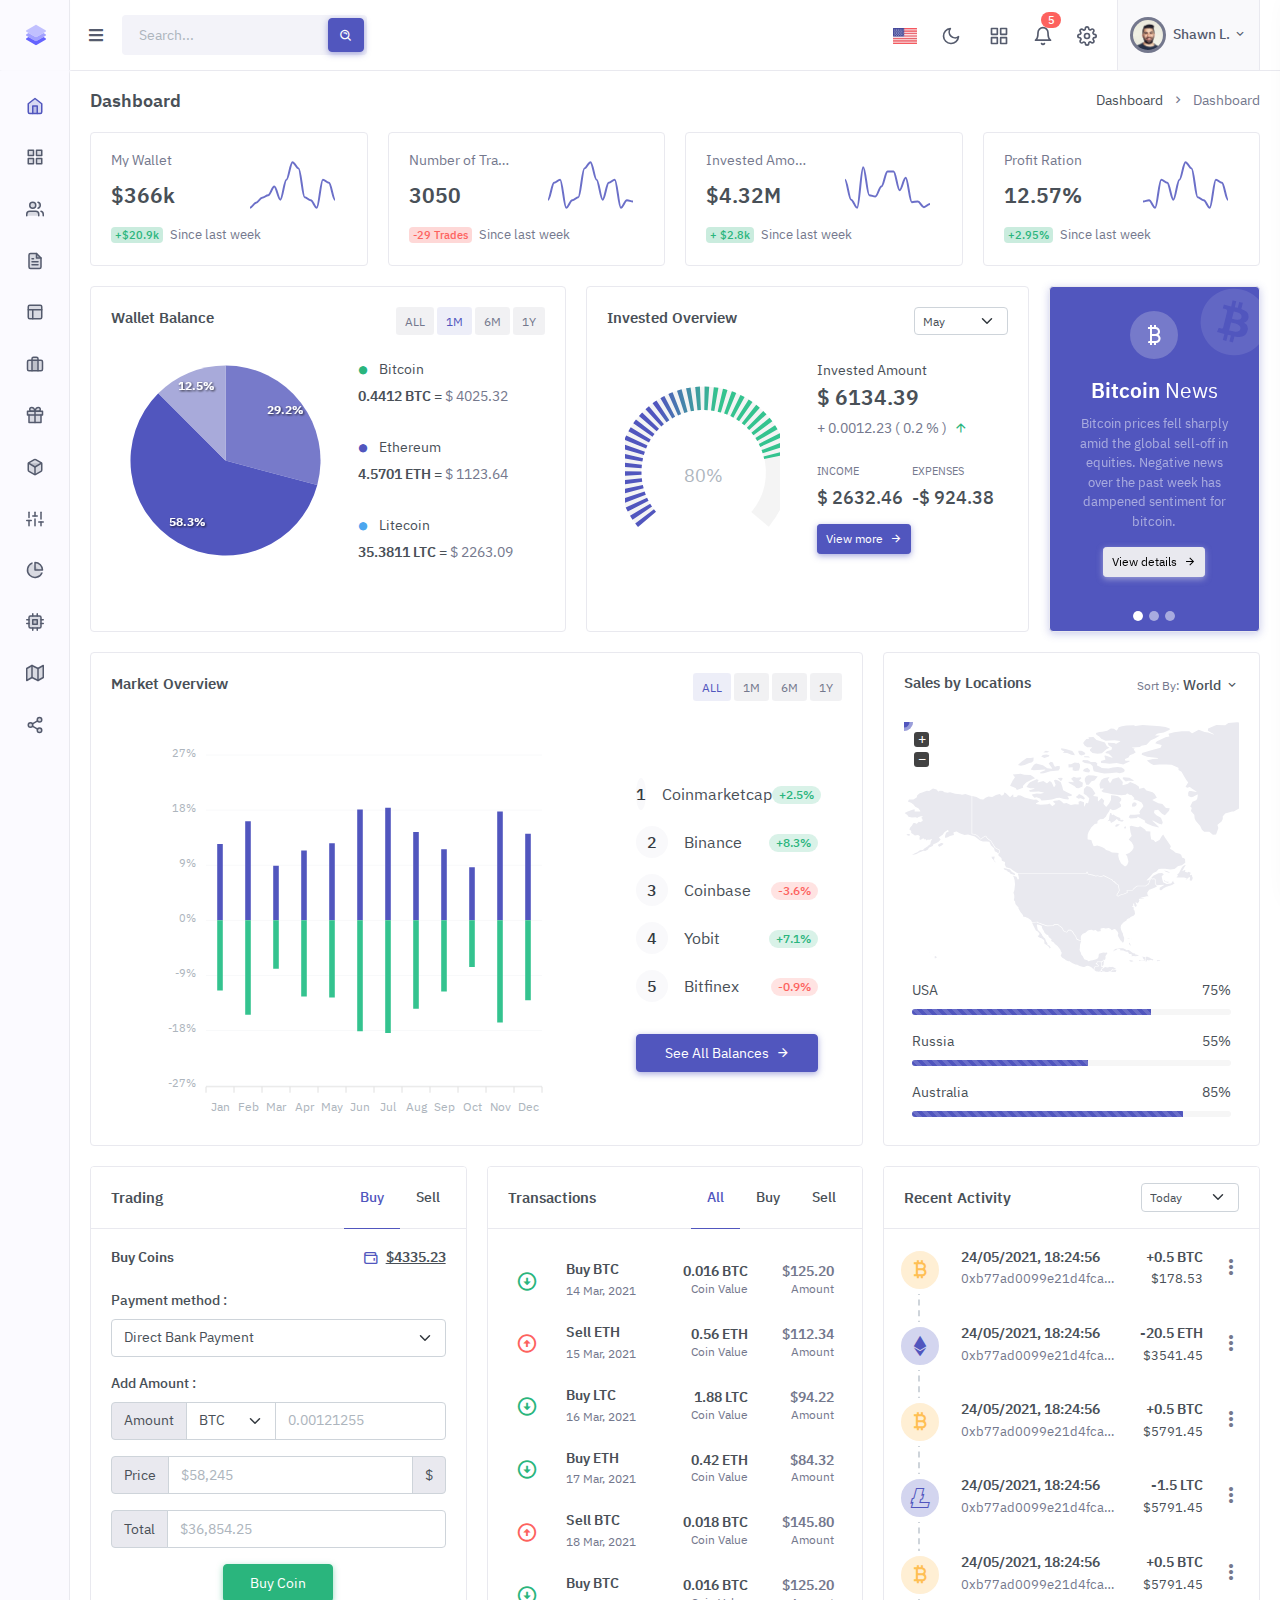
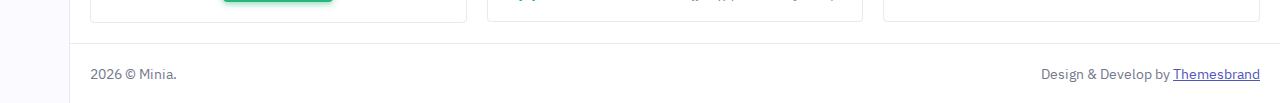
<file: docs/template/index.html>
<!doctype html>
<html lang="en">

    <head>

        <meta charset="utf-8">
        <title>Dashboard | Minia - Minimal Admin & Dashboard Template</title>
        <meta name="viewport" content="width=device-width, initial-scale=1.0">
        <meta content="Premium Multipurpose Admin & Dashboard Template" name="description">
        <meta content="Themesbrand" name="author">

        <!-- plugin css -->
        <link href="static/css/jquery-jvectormap-1.2.2.css" rel="stylesheet" type="text/css">

        <!-- preloader css -->
        <link rel="stylesheet" href="static/css/preloader.min.css" type="text/css">

        <!-- Bootstrap Css -->
        <link href="static/css/bootstrap.min.css" id="bootstrap-style" rel="stylesheet" type="text/css">
        <!-- Icons Css -->
        <link href="static/css/icons.min.css" rel="stylesheet" type="text/css">
        <!-- App Css-->
        <link href="static/css/app.min.css" id="app-style" rel="stylesheet" type="text/css">

    </head>

    <body>

    <!-- <body data-layout="horizontal"> -->

        <!-- Begin page -->
        <div id="layout-wrapper">

            
            <header id="page-topbar">
                <div class="navbar-header">
                    <div class="d-flex">
                        <!-- LOGO -->
                        <div class="navbar-brand-box">
                            <a href="" class="logo logo-dark">
                                <span class="logo-sm">
                                    <img src="static/picture/logo-sm.svg" alt="" height="24">
                                </span>
                                <span class="logo-lg">
                                    <img src="static/picture/logo-sm.svg" alt="" height="24"> <span class="logo-txt">Minia</span>
                                </span>
                            </a>

                            <a href="" class="logo logo-light">
                                <span class="logo-sm">
                                    <img src="static/picture/logo-sm.svg" alt="" height="24">
                                </span>
                                <span class="logo-lg">
                                    <img src="static/picture/logo-sm.svg" alt="" height="24"> <span class="logo-txt">Minia</span>
                                </span>
                            </a>
                        </div>

                        <button type="button" class="btn btn-sm px-3 font-size-16 header-item" id="vertical-menu-btn">
                            <i class="fa fa-fw fa-bars"></i>
                        </button>

                        <!-- App Search-->
                        <form class="app-search d-none d-lg-block">
                            <div class="position-relative">
                                <input type="text" class="form-control" placeholder="Search...">
                                <button class="btn btn-primary" type="button"><i class="bx bx-search-alt align-middle"></i></button>
                            </div>
                        </form>
                    </div>

                    <div class="d-flex">

                        <div class="dropdown d-inline-block d-lg-none ms-2">
                            <button type="button" class="btn header-item" id="page-header-search-dropdown" data-bs-toggle="dropdown" aria-haspopup="true" aria-expanded="false">
                                <i data-feather="search" class="icon-lg"></i>
                            </button>
                            <div class="dropdown-menu dropdown-menu-lg dropdown-menu-end p-0" aria-labelledby="page-header-search-dropdown">
        
                                <form class="p-3">
                                    <div class="form-group m-0">
                                        <div class="input-group">
                                            <input type="text" class="form-control" placeholder="Search ..." aria-label="Search Result">

                                            <button class="btn btn-primary" type="submit"><i class="mdi mdi-magnify"></i></button>
                                        </div>
                                    </div>
                                </form>
                            </div>
                        </div>

                        <div class="dropdown d-none d-sm-inline-block">
                            <button type="button" class="btn header-item" data-bs-toggle="dropdown" aria-haspopup="true" aria-expanded="false">
                                <img id="header-lang-img" src="static/picture/us.jpg" alt="Header Language" height="16">
                            </button>
                            <div class="dropdown-menu dropdown-menu-end">

                                <!-- item-->
                                <a href="javascript:void(0);" class="dropdown-item notify-item language" data-lang="en">
                                    <img src="static/picture/us.jpg" alt="user-image" class="me-1" height="12"> <span class="align-middle">English</span>
                                </a>
                                <!-- item-->
                                <a href="javascript:void(0);" class="dropdown-item notify-item language" data-lang="sp">
                                    <img src="static/picture/spain.jpg" alt="user-image" class="me-1" height="12"> <span class="align-middle">Spanish</span>
                                </a>

                                <!-- item-->
                                <a href="javascript:void(0);" class="dropdown-item notify-item language" data-lang="gr">
                                    <img src="static/picture/germany.jpg" alt="user-image" class="me-1" height="12"> <span class="align-middle">German</span>
                                </a>

                                <!-- item-->
                                <a href="javascript:void(0);" class="dropdown-item notify-item language" data-lang="it">
                                    <img src="static/picture/italy.jpg" alt="user-image" class="me-1" height="12"> <span class="align-middle">Italian</span>
                                </a>

                                <!-- item-->
                                <a href="javascript:void(0);" class="dropdown-item notify-item language" data-lang="ru">
                                    <img src="static/picture/russia.jpg" alt="user-image" class="me-1" height="12"> <span class="align-middle">Russian</span>
                                </a>
                            </div>
                        </div>

                        <div class="dropdown d-none d-sm-inline-block">
                            <button type="button" class="btn header-item" id="mode-setting-btn">
                                <i data-feather="moon" class="icon-lg layout-mode-dark"></i>
                                <i data-feather="sun" class="icon-lg layout-mode-light"></i>
                            </button>
                        </div>

                        <div class="dropdown d-none d-lg-inline-block ms-1">
                            <button type="button" class="btn header-item" data-bs-toggle="dropdown" aria-haspopup="true" aria-expanded="false">
                                <i data-feather="grid" class="icon-lg"></i>
                            </button>
                            <div class="dropdown-menu dropdown-menu-lg dropdown-menu-end">
                                <div class="p-2">
                                    <div class="row g-0">
                                        <div class="col">
                                            <a class="dropdown-icon-item" href="#">
                                                <img src="static/picture/github.png" alt="Github">
                                                <span>GitHub</span>
                                            </a>
                                        </div>
                                        <div class="col">
                                            <a class="dropdown-icon-item" href="#">
                                                <img src="static/picture/bitbucket.png" alt="bitbucket">
                                                <span>Bitbucket</span>
                                            </a>
                                        </div>
                                        <div class="col">
                                            <a class="dropdown-icon-item" href="#">
                                                <img src="static/picture/dribbble.png" alt="dribbble">
                                                <span>Dribbble</span>
                                            </a>
                                        </div>
                                    </div>

                                    <div class="row g-0">
                                        <div class="col">
                                            <a class="dropdown-icon-item" href="#">
                                                <img src="static/picture/dropbox.png" alt="dropbox">
                                                <span>Dropbox</span>
                                            </a>
                                        </div>
                                        <div class="col">
                                            <a class="dropdown-icon-item" href="#">
                                                <img src="static/picture/mail_chimp.png" alt="mail_chimp">
                                                <span>Mail Chimp</span>
                                            </a>
                                        </div>
                                        <div class="col">
                                            <a class="dropdown-icon-item" href="#">
                                                <img src="static/picture/slack.png" alt="slack">
                                                <span>Slack</span>
                                            </a>
                                        </div>
                                    </div>
                                </div>
                            </div>
                        </div>

                        <div class="dropdown d-inline-block">
                            <button type="button" class="btn header-item noti-icon position-relative" id="page-header-notifications-dropdown" data-bs-toggle="dropdown" aria-haspopup="true" aria-expanded="false">
                                <i data-feather="bell" class="icon-lg"></i>
                                <span class="badge bg-danger rounded-pill">5</span>
                            </button>
                            <div class="dropdown-menu dropdown-menu-lg dropdown-menu-end p-0" aria-labelledby="page-header-notifications-dropdown">
                                <div class="p-3">
                                    <div class="row align-items-center">
                                        <div class="col">
                                            <h6 class="m-0"> Notifications </h6>
                                        </div>
                                        <div class="col-auto">
                                            <a href="#!" class="small text-reset text-decoration-underline"> Unread (3)</a>
                                        </div>
                                    </div>
                                </div>
                                <div data-simplebar="" style="max-height: 230px;">
                                    <a href="#!" class="text-reset notification-item">
                                        <div class="d-flex">
                                            <div class="flex-shrink-0 me-3">
                                                <img src="static/picture/avatar-3.jpg" class="rounded-circle avatar-sm" alt="user-pic">
                                            </div>
                                            <div class="flex-grow-1">
                                                <h6 class="mb-1">James Lemire</h6>
                                                <div class="font-size-13 text-muted">
                                                    <p class="mb-1">It will seem like simplified English.</p>
                                                    <p class="mb-0"><i class="mdi mdi-clock-outline"></i> <span>1 hours ago</span></p>
                                                </div>
                                            </div>
                                        </div>
                                    </a>
                                    <a href="#!" class="text-reset notification-item">
                                        <div class="d-flex">
                                            <div class="flex-shrink-0 avatar-sm me-3">
                                                <span class="avatar-title bg-primary rounded-circle font-size-16">
                                                    <i class="bx bx-cart"></i>
                                                </span>
                                            </div>
                                            <div class="flex-grow-1">
                                                <h6 class="mb-1">Your order is placed</h6>
                                                <div class="font-size-13 text-muted">
                                                    <p class="mb-1">If several languages coalesce the grammar</p>
                                                    <p class="mb-0"><i class="mdi mdi-clock-outline"></i> <span>3 min ago</span></p>
                                                </div>
                                            </div>
                                        </div>
                                    </a>
                                    <a href="#!" class="text-reset notification-item">
                                        <div class="d-flex">
                                            <div class="flex-shrink-0 avatar-sm me-3">
                                                <span class="avatar-title bg-success rounded-circle font-size-16">
                                                    <i class="bx bx-badge-check"></i>
                                                </span>
                                            </div>
                                            <div class="flex-grow-1">
                                                <h6 class="mb-1">Your item is shipped</h6>
                                                <div class="font-size-13 text-muted">
                                                    <p class="mb-1">If several languages coalesce the grammar</p>
                                                    <p class="mb-0"><i class="mdi mdi-clock-outline"></i> <span>3 min ago</span></p>
                                                </div>
                                            </div>
                                        </div>
                                    </a>

                                    <a href="#!" class="text-reset notification-item">
                                        <div class="d-flex">
                                            <div class="flex-shrink-0 me-3">
                                                <img src="static/picture/avatar-6.jpg" class="rounded-circle avatar-sm" alt="user-pic">
                                            </div>
                                            <div class="flex-grow-1">
                                                <h6 class="mb-1">Salena Layfield</h6>
                                                <div class="font-size-13 text-muted">
                                                    <p class="mb-1">As a skeptical Cambridge friend of mine occidental.</p>
                                                    <p class="mb-0"><i class="mdi mdi-clock-outline"></i> <span>1 hours ago</span></p>
                                                </div>
                                            </div>
                                        </div>
                                    </a>
                                </div>
                                <div class="p-2 border-top d-grid">
                                    <a class="btn btn-sm btn-link font-size-14 text-center" href="javascript:void(0)">
                                        <i class="mdi mdi-arrow-right-circle me-1"></i> <span>View More..</span> 
                                    </a>
                                </div>
                            </div>
                        </div>

                        <div class="dropdown d-inline-block">
                            <button type="button" class="btn header-item right-bar-toggle me-2">
                                <i data-feather="settings" class="icon-lg"></i>
                            </button>
                        </div>

                        <div class="dropdown d-inline-block">
                            <button type="button" class="btn header-item bg-soft-light border-start border-end" id="page-header-user-dropdown" data-bs-toggle="dropdown" aria-haspopup="true" aria-expanded="false">
                                <img class="rounded-circle header-profile-user" src="static/picture/avatar-1.jpg" alt="Header Avatar">
                                <span class="d-none d-xl-inline-block ms-1 fw-medium">Shawn L.</span>
                                <i class="mdi mdi-chevron-down d-none d-xl-inline-block"></i>
                            </button>
                            <div class="dropdown-menu dropdown-menu-end">
                                <!-- item-->
                                <a class="dropdown-item" href="apps-contacts-profile.html"><i class="mdi mdi-face-profile font-size-16 align-middle me-1"></i> Profile</a>
                                <a class="dropdown-item" href="auth-lock-screen.html"><i class="mdi mdi-lock font-size-16 align-middle me-1"></i> Lock screen</a>
                                <div class="dropdown-divider"></div>
                                <a class="dropdown-item" href="auth-logout.html"><i class="mdi mdi-logout font-size-16 align-middle me-1"></i> Logout</a>
                            </div>
                        </div>

                    </div>
                </div>
            </header>

            <!-- ========== Left Sidebar Start ========== -->
            <div class="vertical-menu">

                <div data-simplebar="" class="h-100">

                    <!--- Sidemenu -->
                    <div id="sidebar-menu">
                        <!-- Left Menu Start -->
                        <ul class="metismenu list-unstyled" id="side-menu">
                            <li class="menu-title" data-key="t-menu">Menu</li>

                            <li>
                                <a href="">
                                    <i data-feather="home"></i>
                                    <span data-key="t-dashboard">Dashboard</span>
                                </a>
                            </li>

                            <li>
                                <a href="javascript: void(0);" class="has-arrow">
                                    <i data-feather="grid"></i>
                                    <span data-key="t-apps">Apps</span>
                                </a>
                                <ul class="sub-menu" aria-expanded="false">
                                    <li>
                                        <a href="apps-calendar.html">
                                            <span data-key="t-calendar">Calendar</span>
                                        </a>
                                    </li>
        
                                    <li>
                                        <a href="apps-chat.html">
                                            <span data-key="t-chat">Chat</span>
                                        </a>
                                    </li>
        
                                    <li>
                                        <a href="javascript: void(0);" class="has-arrow">
                                            <span data-key="t-email">Email</span>
                                        </a>
                                        <ul class="sub-menu" aria-expanded="false">
                                            <li><a href="apps-email-inbox.html" data-key="t-inbox">Inbox</a></li>
                                            <li><a href="apps-email-read.html" data-key="t-read-email">Read Email</a></li>
                                        </ul>
                                    </li>
                                    <li>
                                        <a href="javascript: void(0);" class="has-arrow">
                                            <span data-key="t-invoices">Invoices</span>
                                        </a>
                                        <ul class="sub-menu" aria-expanded="false">
                                            <li><a href="apps-invoices-list.html" data-key="t-invoice-list">Invoice List</a></li>
                                            <li><a href="apps-invoices-detail.html" data-key="t-invoice-detail">Invoice Detail</a></li>
                                        </ul>
                                    </li>
                                    <li>
                                        <a href="javascript: void(0);" class="has-arrow">
                                            <span data-key="t-contacts">Contacts</span>
                                        </a>
                                        <ul class="sub-menu" aria-expanded="false">
                                            <li><a href="apps-contacts-grid.html" data-key="t-user-grid">User Grid</a></li>
                                            <li><a href="apps-contacts-list.html" data-key="t-user-list">User List</a></li>
                                            <li><a href="apps-contacts-profile.html" data-key="t-profile">Profile</a></li>
                                        </ul>
                                    </li>
                                </ul>
                            </li>

                            <li>
                                <a href="javascript: void(0);" class="has-arrow">
                                    <i data-feather="users"></i>
                                    <span data-key="t-authentication">Authentication</span>
                                </a>
                                <ul class="sub-menu" aria-expanded="false">
                                    <li><a href="auth-login.html" data-key="t-login">Login</a></li>
                                    <li><a href="auth-register.html" data-key="t-register">Register</a></li>
                                    <li><a href="auth-recoverpw.html" data-key="t-recover-password">Recover Password</a></li>
                                    <li><a href="auth-lock-screen.html" data-key="t-lock-screen">Lock Screen</a></li>
                                    <li><a href="auth-logout.html" data-key="t-logout">Log Out</a></li>
                                    <li><a href="auth-confirm-mail.html" data-key="t-confirm-mail">Confirm Mail</a></li>
                                    <li><a href="auth-email-verification.html" data-key="t-email-verification">Email Verification</a></li>
                                    <li><a href="auth-two-step-verification.html" data-key="t-two-step-verification">Two Step Verification</a></li>
                                </ul>
                            </li>

                            <li>
                                <a href="javascript: void(0);" class="has-arrow">
                                    <i data-feather="file-text"></i>
                                    <span data-key="t-pages">Pages</span>
                                </a>
                                <ul class="sub-menu" aria-expanded="false">
                                    <li><a href="pages-starter.html" data-key="t-starter-page">Starter Page</a></li>
                                    <li><a href="pages-maintenance.html" data-key="t-maintenance">Maintenance</a></li>
                                    <li><a href="pages-comingsoon.html" data-key="t-coming-soon">Coming Soon</a></li>
                                    <li><a href="pages-timeline.html" data-key="t-timeline">Timeline</a></li>
                                    <li><a href="pages-faqs.html" data-key="t-faqs">FAQs</a></li>
                                    <li><a href="pages-pricing.html" data-key="t-pricing">Pricing</a></li>
                                    <li><a href="pages-404.html" data-key="t-error-404">Error 404</a></li>
                                    <li><a href="pages-500.html" data-key="t-error-500">Error 500</a></li>
                                </ul>
                            </li>

                            <li>
                                <a href="layouts-horizontal.html">
                                    <i data-feather="layout"></i>
                                    <span data-key="t-horizontal">Horizontal</span>
                                </a>
                            </li>

                            <li class="menu-title mt-2" data-key="t-components">Elements</li>

                            <li>
                                <a href="javascript: void(0);" class="has-arrow">
                                    <i data-feather="briefcase"></i>
                                    <span data-key="t-components">Components</span>
                                </a>
                                <ul class="sub-menu" aria-expanded="false">
                                    <li><a href="ui-alerts.html" data-key="t-alerts">Alerts</a></li>
                                    <li><a href="ui-buttons.html" data-key="t-buttons">Buttons</a></li>
                                    <li><a href="ui-cards.html" data-key="t-cards">Cards</a></li>
                                    <li><a href="ui-carousel.html" data-key="t-carousel">Carousel</a></li>
                                    <li><a href="ui-dropdowns.html" data-key="t-dropdowns">Dropdowns</a></li>
                                    <li><a href="ui-grid.html" data-key="t-grid">Grid</a></li>
                                    <li><a href="ui-images.html" data-key="t-images">Images</a></li>
                                    <li><a href="ui-modals.html" data-key="t-modals">Modals</a></li>
                                    <li><a href="ui-offcanvas.html" data-key="t-offcanvas">Offcanvas</a></li>
                                    <li><a href="ui-progressbars.html" data-key="t-progress-bars">Progress Bars</a></li>
                                    <li><a href="ui-tabs-accordions.html" data-key="t-tabs-accordions">Tabs & Accordions</a></li>
                                    <li><a href="ui-typography.html" data-key="t-typography">Typography</a></li>
                                    <li><a href="ui-video.html" data-key="t-video">Video</a></li>
                                    <li><a href="ui-general.html" data-key="t-general">General</a></li>
                                    <li><a href="ui-colors.html" data-key="t-colors">Colors</a></li>
                                </ul>
                            </li>

                            <li>
                                <a href="javascript: void(0);" class="has-arrow">
                                    <i data-feather="gift"></i>
                                    <span data-key="t-ui-elements">Extended</span>
                                </a>
                                <ul class="sub-menu" aria-expanded="false">
                                    <li><a href="extended-lightbox.html" data-key="t-lightbox">Lightbox</a></li>
                                    <li><a href="extended-rangeslider.html" data-key="t-range-slider">Range Slider</a></li>
                                    <li><a href="extended-sweet-alert.html" data-key="t-sweet-alert">SweetAlert 2</a></li>
                                    <li><a href="extended-session-timeout.html" data-key="t-session-timeout">Session Timeout</a></li>
                                    <li><a href="extended-rating.html" data-key="t-rating">Rating</a></li>
                                    <li><a href="extended-notifications.html" data-key="t-notifications">Notifications</a></li>
                                </ul>
                            </li>

                            <li>
                                <a href="javascript: void(0);">
                                    <i data-feather="box"></i>
                                    <span class="badge rounded-pill bg-soft-danger text-danger float-end">7</span>
                                    <span data-key="t-forms">Forms</span>
                                </a>
                                <ul class="sub-menu" aria-expanded="false">
                                    <li><a href="form-elements.html" data-key="t-form-elements">Basic Elements</a></li>
                                    <li><a href="form-validation.html" data-key="t-form-validation">Validation</a></li>
                                    <li><a href="form-advanced.html" data-key="t-form-advanced">Advanced Plugins</a></li>
                                    <li><a href="form-editors.html" data-key="t-form-editors">Editors</a></li>
                                    <li><a href="form-uploads.html" data-key="t-form-upload">File Upload</a></li>
                                    <li><a href="form-wizard.html" data-key="t-form-wizard">Wizard</a></li>
                                    <li><a href="form-mask.html" data-key="t-form-mask">Mask</a></li>
                                </ul>
                            </li>

                            <li>
                                <a href="javascript: void(0);" class="has-arrow">
                                    <i data-feather="sliders"></i>
                                    <span data-key="t-tables">Tables</span>
                                </a>
                                <ul class="sub-menu" aria-expanded="false">
                                    <li><a href="tables-basic.html" data-key="t-basic-tables">Bootstrap Basic</a></li>
                                    <li><a href="tables-datatable.html" data-key="t-data-tables">DataTables</a></li>
                                    <li><a href="tables-responsive.html" data-key="t-responsive-table">Responsive</a></li>
                                    <li><a href="tables-editable.html" data-key="t-editable-table">Editable</a></li>
                                </ul>
                            </li>

                            <li>
                                <a href="javascript: void(0);" class="has-arrow">
                                    <i data-feather="pie-chart"></i>
                                    <span data-key="t-charts">Charts</span>
                                </a>
                                <ul class="sub-menu" aria-expanded="false">
                                    <li><a href="charts-apex.html" data-key="t-apex-charts">Apexcharts</a></li>
                                    <li><a href="charts-echart.html" data-key="t-e-charts">Echarts</a></li>
                                    <li><a href="charts-chartjs.html" data-key="t-chartjs-charts">Chartjs</a></li>
                                    <li><a href="charts-knob.html" data-key="t-knob-charts">Jquery Knob</a></li>
                                    <li><a href="charts-sparkline.html" data-key="t-sparkline-charts">Sparkline</a></li>
                                </ul>
                            </li>

                            <li>
                                <a href="javascript: void(0);" class="has-arrow">
                                    <i data-feather="cpu"></i>
                                    <span data-key="t-icons">Icons</span>
                                </a>
                                <ul class="sub-menu" aria-expanded="false">
                                    <li><a href="icons-boxicons.html" data-key="t-boxicons">Boxicons</a></li>
                                    <li><a href="icons-materialdesign.html" data-key="t-material-design">Material Design</a></li>
                                    <li><a href="icons-dripicons.html" data-key="t-dripicons">Dripicons</a></li>
                                    <li><a href="icons-fontawesome.html" data-key="t-font-awesome">Font Awesome 5</a></li>
                                </ul>
                            </li>

                            <li>
                                <a href="javascript: void(0);" class="has-arrow">
                                    <i data-feather="map"></i>
                                    <span data-key="t-maps">Maps</span>
                                </a>
                                <ul class="sub-menu" aria-expanded="false">
                                    <li><a href="maps-google.html" data-key="t-g-maps">Google</a></li>
                                    <li><a href="maps-vector.html" data-key="t-v-maps">Vector</a></li>
                                    <li><a href="maps-leaflet.html" data-key="t-l-maps">Leaflet</a></li>
                                </ul>
                            </li>

                            <li>
                                <a href="javascript: void(0);" class="has-arrow">
                                    <i data-feather="share-2"></i>
                                    <span data-key="t-multi-level">Multi Level</span>
                                </a>
                                <ul class="sub-menu" aria-expanded="true">
                                    <li><a href="javascript: void(0);" data-key="t-level-1-1">Level 1.1</a></li>
                                    <li>
                                        <a href="javascript: void(0);" class="has-arrow" data-key="t-level-1-2">Level 1.2</a>
                                        <ul class="sub-menu" aria-expanded="true">
                                            <li><a href="javascript: void(0);" data-key="t-level-2-1">Level 2.1</a></li>
                                            <li><a href="javascript: void(0);" data-key="t-level-2-2">Level 2.2</a></li>
                                        </ul>
                                    </li>
                                </ul>
                            </li>

                        </ul>

                        <div class="card sidebar-alert border-0 text-center mx-4 mb-0 mt-5">
                            <div class="card-body">
                                <img src="static/picture/giftbox.png" alt="">
                                <div class="mt-4">
                                    <h5 class="alertcard-title font-size-16">Unlimited Access</h5>
                                    <p class="font-size-13">Upgrade your plan from a Free trial, to select ‘Business Plan’.</p>
                                    <a href="#!" class="btn btn-primary mt-2">Upgrade Now</a>
                                </div>
                            </div>
                        </div>
                    </div>
                    <!-- Sidebar -->
                </div>
            </div>
            <!-- Left Sidebar End -->

            

            <!-- ============================================================== -->
            <!-- Start right Content here -->
            <!-- ============================================================== -->
            <div class="main-content">

                <div class="page-content">
                    <div class="container-fluid">

                        <!-- start page title -->
                        <div class="row">
                            <div class="col-12">
                                <div class="page-title-box d-sm-flex align-items-center justify-content-between">
                                    <h4 class="mb-sm-0 font-size-18">Dashboard</h4>

                                    <div class="page-title-right">
                                        <ol class="breadcrumb m-0">
                                            <li class="breadcrumb-item"><a href="javascript: void(0);">Dashboard</a></li>
                                            <li class="breadcrumb-item active">Dashboard</li>
                                        </ol>
                                    </div>

                                </div>
                            </div>
                        </div>
                        <!-- end page title -->

                        <div class="row">
                            <div class="col-xl-3 col-md-6">
                                <!-- card -->
                                <div class="card card-h-100">
                                    <!-- card body -->
                                    <div class="card-body">
                                        <div class="row align-items-center">
                                            <div class="col-6">
                                                <span class="text-muted mb-3 lh-1 d-block text-truncate">My Wallet</span>
                                                <h4 class="mb-3">
                                                    $<span class="counter-value" data-target="865.2">0</span>k
                                                </h4>
                                            </div>
        
                                            <div class="col-6">
                                                <div id="mini-chart1" data-colors='["#5156be"]' class="apex-charts mb-2"></div>
                                            </div>
                                        </div>
                                        <div class="text-nowrap">
                                            <span class="badge bg-soft-success text-success">+$20.9k</span>
                                            <span class="ms-1 text-muted font-size-13">Since last week</span>
                                        </div>
                                    </div><!-- end card body -->
                                </div><!-- end card -->
                            </div><!-- end col -->
        
                            <div class="col-xl-3 col-md-6">
                                <!-- card -->
                                <div class="card card-h-100">
                                    <!-- card body -->
                                    <div class="card-body">
                                        <div class="row align-items-center">
                                            <div class="col-6">
                                                <span class="text-muted mb-3 lh-1 d-block text-truncate">Number of Trades</span>
                                                <h4 class="mb-3">
                                                    <span class="counter-value" data-target="6258">0</span>
                                                </h4>
                                            </div>
                                            <div class="col-6">
                                                <div id="mini-chart2" data-colors='["#5156be"]' class="apex-charts mb-2"></div>
                                            </div>
                                        </div>
                                        <div class="text-nowrap">
                                            <span class="badge bg-soft-danger text-danger">-29 Trades</span>
                                            <span class="ms-1 text-muted font-size-13">Since last week</span>
                                        </div>
                                    </div><!-- end card body -->
                                </div><!-- end card -->
                            </div><!-- end col-->
        
                            <div class="col-xl-3 col-md-6">
                                <!-- card -->
                                <div class="card card-h-100">
                                    <!-- card body -->
                                    <div class="card-body">
                                        <div class="row align-items-center">
                                            <div class="col-6">
                                                <span class="text-muted mb-3 lh-1 d-block text-truncate">Invested Amount</span>
                                                <h4 class="mb-3">
                                                    $<span class="counter-value" data-target="4.32">0</span>M
                                                </h4>
                                            </div>
                                            <div class="col-6">
                                                <div id="mini-chart3" data-colors='["#5156be"]' class="apex-charts mb-2"></div>
                                            </div>
                                        </div>
                                        <div class="text-nowrap">
                                            <span class="badge bg-soft-success text-success">+ $2.8k</span>
                                            <span class="ms-1 text-muted font-size-13">Since last week</span>
                                        </div>
                                    </div><!-- end card body -->
                                </div><!-- end card -->
                            </div><!-- end col -->
        
                            <div class="col-xl-3 col-md-6">
                                <!-- card -->
                                <div class="card card-h-100">
                                    <!-- card body -->
                                    <div class="card-body">
                                        <div class="row align-items-center">
                                            <div class="col-6">
                                                <span class="text-muted mb-3 lh-1 d-block text-truncate">Profit Ration</span>
                                                <h4 class="mb-3">
                                                    <span class="counter-value" data-target="12.57">0</span>%
                                                </h4>
                                            </div>
                                            <div class="col-6">
                                                <div id="mini-chart4" data-colors='["#5156be"]' class="apex-charts mb-2"></div>
                                            </div>
                                        </div>
                                        <div class="text-nowrap">
                                            <span class="badge bg-soft-success text-success">+2.95%</span>
                                            <span class="ms-1 text-muted font-size-13">Since last week</span>
                                        </div>
                                    </div><!-- end card body -->
                                </div><!-- end card -->
                            </div><!-- end col -->    
                        </div><!-- end row-->

                        <div class="row">
                            <div class="col-xl-5">
                                <!-- card -->
                                <div class="card card-h-100">
                                    <!-- card body -->
                                    <div class="card-body">
                                        <div class="d-flex flex-wrap align-items-center mb-4">
                                            <h5 class="card-title me-2">Wallet Balance</h5>
                                            <div class="ms-auto">
                                                <div>
                                                    <button type="button" class="btn btn-soft-secondary btn-sm">
                                                        ALL
                                                    </button>
                                                    <button type="button" class="btn btn-soft-primary btn-sm">
                                                        1M
                                                    </button>
                                                    <button type="button" class="btn btn-soft-secondary btn-sm">
                                                        6M
                                                    </button>
                                                    <button type="button" class="btn btn-soft-secondary btn-sm active">
                                                        1Y
                                                    </button>
                                                </div>
                                            </div>
                                        </div>

                                        <div class="row align-items-center">
                                            <div class="col-sm">
                                                <div id="wallet-balance" data-colors='["#777aca", "#5156be", "#a8aada"]' class="apex-charts"></div>
                                            </div>
                                            <div class="col-sm align-self-center">
                                                <div class="mt-4 mt-sm-0">
                                                    <div>
                                                        <p class="mb-2"><i class="mdi mdi-circle align-middle font-size-10 me-2 text-success"></i> Bitcoin</p>
                                                        <h6>0.4412 BTC = <span class="text-muted font-size-14 fw-normal">$ 4025.32</span></h6>
                                                    </div>
    
                                                    <div class="mt-4 pt-2">
                                                        <p class="mb-2"><i class="mdi mdi-circle align-middle font-size-10 me-2 text-primary"></i> Ethereum</p>
                                                        <h6>4.5701 ETH = <span class="text-muted font-size-14 fw-normal">$ 1123.64</span></h6>
                                                    </div>
    
                                                    <div class="mt-4 pt-2">
                                                        <p class="mb-2"><i class="mdi mdi-circle align-middle font-size-10 me-2 text-info"></i> Litecoin</p>
                                                        <h6>35.3811 LTC = <span class="text-muted font-size-14 fw-normal">$ 2263.09</span></h6>
                                                    </div>
                                                </div>
                                            </div>
                                        </div>
                                    </div>
                                </div>
                                <!-- end card -->
                            </div>
                            <!-- end col -->
                            <div class="col-xl-7">
                                <div class="row">
                                    <div class="col-xl-8">
                                        <!-- card -->
                                        <div class="card card-h-100">
                                            <!-- card body -->
                                            <div class="card-body">
                                                <div class="d-flex flex-wrap align-items-center mb-4">
                                                    <h5 class="card-title me-2">Invested Overview</h5>
                                                    <div class="ms-auto">
                                                        <select class="form-select form-select-sm">
                                                            <option value="MAY" selected="">May</option>
                                                            <option value="AP">April</option>
                                                            <option value="MA">March</option>
                                                            <option value="FE">February</option>
                                                            <option value="JA">January</option>
                                                            <option value="DE">December</option>
                                                        </select>
                                                    </div>
                                                </div>
            
                                                <div class="row align-items-center">
                                                    <div class="col-sm">
                                                        <div id="invested-overview" data-colors='["#5156be", "#34c38f"]' class="apex-charts"></div>
                                                    </div>
                                                    <div class="col-sm align-self-center">
                                                        <div class="mt-4 mt-sm-0">
                                                            <p class="mb-1">Invested Amount</p>
                                                            <h4>$ 6134.39</h4>

                                                            <p class="text-muted mb-4"> + 0.0012.23 ( 0.2 % ) <i class="mdi mdi-arrow-up ms-1 text-success"></i></p>

                                                            <div class="row g-0">
                                                                <div class="col-6">
                                                                    <div>
                                                                        <p class="mb-2 text-muted text-uppercase font-size-11">Income</p>
                                                                        <h5 class="fw-medium">$ 2632.46</h5>
                                                                    </div>
                                                                </div>
                                                                <div class="col-6">
                                                                    <div>
                                                                        <p class="mb-2 text-muted text-uppercase font-size-11">Expenses</p>
                                                                        <h5 class="fw-medium">-$ 924.38</h5>
                                                                    </div>
                                                                </div>
                                                            </div>

                                                            <div class="mt-2">
                                                                <a href="#" class="btn btn-primary btn-sm">View more <i class="mdi mdi-arrow-right ms-1"></i></a>
                                                            </div>
                                                        </div>
                                                    </div>
                                                </div>
                                            </div>
                                        </div>
                                    </div>
                                    <!-- end col -->
        
                                    <div class="col-xl-4">
                                        <!-- card -->
                                        <div class="card bg-primary text-white shadow-primary card-h-100">
                                            <!-- card body -->
                                            <div class="card-body p-0">
                                                <div id="carouselExampleCaptions" class="carousel slide text-center widget-carousel" data-bs-ride="carousel">                                                   
                                                    <div class="carousel-inner">
                                                        <div class="carousel-item active">
                                                            <div class="text-center p-4">
                                                                <i class="mdi mdi-bitcoin widget-box-1-icon"></i>
                                                                <div class="avatar-md m-auto">
                                                                    <span class="avatar-title rounded-circle bg-soft-light text-white font-size-24">
                                                                        <i class="mdi mdi-currency-btc"></i>
                                                                    </span>
                                                                </div>
                                                                <h4 class="mt-3 lh-base fw-normal text-white"><b>Bitcoin</b> News</h4>
                                                                <p class="text-white-50 font-size-13"> Bitcoin prices fell sharply amid the global sell-off in
                                                                    equities. Negative news over the past week has dampened sentiment for bitcoin. </p>
                                                                <button type="button" class="btn btn-light btn-sm">View details <i class="mdi mdi-arrow-right ms-1"></i></button>
                                                            </div>
                                                        </div>
                                                        <!-- end carousel-item -->
                                                        <div class="carousel-item">
                                                            <div class="text-center p-4">
                                                                <i class="mdi mdi-ethereum widget-box-1-icon"></i>
                                                                <div class="avatar-md m-auto">
                                                                    <span class="avatar-title rounded-circle bg-soft-light text-white font-size-24">
                                                                        <i class="mdi mdi-ethereum"></i>
                                                                    </span>
                                                                </div>
                                                                <h4 class="mt-3 lh-base fw-normal text-white"><b>ETH</b> News</h4>
                                                                <p class="text-white-50 font-size-13"> Bitcoin prices fell sharply amid the global sell-off in
                                                                    equities. Negative news over the past week has dampened sentiment for bitcoin. </p>
                                                                <button type="button" class="btn btn-light btn-sm">View details <i class="mdi mdi-arrow-right ms-1"></i></button>
                                                            </div>
                                                        </div>
                                                        <!-- end carousel-item -->
                                                        <div class="carousel-item">
                                                            <div class="text-center p-4">
                                                                <i class="mdi mdi-litecoin widget-box-1-icon"></i>
                                                                <div class="avatar-md m-auto">
                                                                    <span class="avatar-title rounded-circle bg-soft-light text-white font-size-24">
                                                                        <i class="mdi mdi-litecoin"></i>
                                                                    </span>
                                                                </div>
                                                                <h4 class="mt-3 lh-base fw-normal text-white"><b>Litecoin</b> News</h4>
                                                                <p class="text-white-50 font-size-13"> Bitcoin prices fell sharply amid the global sell-off in
                                                                    equities. Negative news over the past week has dampened sentiment for bitcoin. </p>
                                                                <button type="button" class="btn btn-light btn-sm">View details <i class="mdi mdi-arrow-right ms-1"></i></button>
                                                            </div>
                                                        </div>
                                                        <!-- end carousel-item -->
                                                    </div>
                                                    <!-- end carousel-inner -->
                                                    
                                                    <div class="carousel-indicators carousel-indicators-rounded">
                                                        <button type="button" data-bs-target="#carouselExampleCaptions" data-bs-slide-to="0" class="active" aria-current="true" aria-label="Slide 1"></button>
                                                        <button type="button" data-bs-target="#carouselExampleCaptions" data-bs-slide-to="1" aria-label="Slide 2"></button>
                                                        <button type="button" data-bs-target="#carouselExampleCaptions" data-bs-slide-to="2" aria-label="Slide 3"></button>
                                                    </div>
                                                    <!-- end carousel-indicators -->
                                                </div>
                                                <!-- end carousel -->
                                            </div>
                                            <!-- end card body -->
                                        </div>
                                        <!-- end card -->
                                    </div>
                                    <!-- end col -->
                                </div>
                                <!-- end row -->
                            </div>
                            <!-- end col -->
                        </div> <!-- end row-->

                        <div class="row">
                            <div class="col-xl-8">
                                <!-- card -->
                                <div class="card">
                                    <!-- card body -->
                                    <div class="card-body">
                                        <div class="d-flex flex-wrap align-items-center mb-4">
                                            <h5 class="card-title me-2">Market Overview</h5>
                                            <div class="ms-auto">
                                                <div>
                                                    <button type="button" class="btn btn-soft-primary btn-sm">
                                                        ALL
                                                    </button>
                                                    <button type="button" class="btn btn-soft-secondary btn-sm">
                                                        1M
                                                    </button>
                                                    <button type="button" class="btn btn-soft-secondary btn-sm">
                                                        6M
                                                    </button>
                                                    <button type="button" class="btn btn-soft-secondary btn-sm active">
                                                        1Y
                                                    </button>
                                                </div>
                                            </div>
                                        </div>

                                        <div class="row align-items-center">
                                            <div class="col-xl-8">
                                                <div>
                                                    <div id="market-overview" data-colors='["#5156be", "#34c38f"]' class="apex-charts"></div>
                                                </div>
                                            </div>
                                            <div class="col-xl-4">
                                                <div class="p-4">
                                                    <div class="mt-0">
                                                        <div class="d-flex align-items-center">
                                                            <div class="avatar-sm m-auto">
                                                                <span class="avatar-title rounded-circle bg-soft-light text-dark font-size-16">
                                                                    1
                                                                </span>
                                                            </div>
                                                            <div class="flex-grow-1 ms-3">
                                                                <span class="font-size-16">Coinmarketcap</span>
                                                            </div>
        
                                                            <div class="flex-shrink-0">
                                                                <span class="badge rounded-pill badge-soft-success font-size-12 fw-medium">+2.5%</span>
                                                            </div>
                                                        </div>
                                                    </div>
        
                                                    <div class="mt-3">
                                                        <div class="d-flex align-items-center">
                                                            <div class="avatar-sm m-auto">
                                                                <span class="avatar-title rounded-circle bg-soft-light text-dark font-size-16">
                                                                    2
                                                                </span>
                                                            </div>
                                                            <div class="flex-grow-1 ms-3">
                                                                <span class="font-size-16">Binance</span>
                                                            </div>
        
                                                            <div class="flex-shrink-0">
                                                                <span class="badge rounded-pill badge-soft-success font-size-12 fw-medium">+8.3%</span>
                                                            </div>
                                                        </div>
                                                    </div>
        
                                                    <div class="mt-3">
                                                        <div class="d-flex align-items-center">
                                                            <div class="avatar-sm m-auto">
                                                                <span class="avatar-title rounded-circle bg-soft-light text-dark font-size-16">
                                                                    3
                                                                </span>
                                                            </div>
                                                            <div class="flex-grow-1 ms-3">
                                                                <span class="font-size-16">Coinbase</span>
                                                            </div>
        
                                                            <div class="flex-shrink-0">
                                                                <span class="badge rounded-pill badge-soft-danger font-size-12 fw-medium">-3.6%</span>
                                                            </div>
                                                        </div>
                                                    </div>
        
                                                    <div class="mt-3">
                                                        <div class="d-flex align-items-center">
                                                            <div class="avatar-sm m-auto">
                                                                <span class="avatar-title rounded-circle bg-soft-light text-dark font-size-16">
                                                                    4
                                                                </span>
                                                            </div>
                                                            <div class="flex-grow-1 ms-3">
                                                                <span class="font-size-16">Yobit</span>
                                                            </div>
        
                                                            <div class="flex-shrink-0">
                                                                <span class="badge rounded-pill badge-soft-success font-size-12 fw-medium">+7.1%</span>
                                                            </div>
                                                        </div>
                                                    </div>

                                                    <div class="mt-3">
                                                        <div class="d-flex align-items-center">
                                                            <div class="avatar-sm m-auto">
                                                                <span class="avatar-title rounded-circle bg-soft-light text-dark font-size-16">
                                                                    5
                                                                </span>
                                                            </div>
                                                            <div class="flex-grow-1 ms-3">
                                                                <span class="font-size-16">Bitfinex</span>
                                                            </div>
        
                                                            <div class="flex-shrink-0">
                                                                <span class="badge rounded-pill badge-soft-danger font-size-12 fw-medium">-0.9%</span>
                                                            </div>
                                                        </div>
                                                    </div>
                                                    <div class="mt-4 pt-2">
                                                        <a href="" class="btn btn-primary w-100">See All Balances <i class="mdi mdi-arrow-right ms-1"></i></a>
                                                    </div>
        
                                                </div>
                                            </div>
                                        </div>
                                    </div>
                                    <!-- end card -->
                                </div>
                                <!-- end col -->
                            </div>
                            <!-- end row-->
        
                            <div class="col-xl-4">
                                <!-- card -->
                                <div class="card">
                                    <!-- card body -->
                                    <div class="card-body">
                                        <div class="d-flex flex-wrap align-items-center mb-4">
                                            <h5 class="card-title me-2">Sales by Locations</h5>
                                            <div class="ms-auto">
                                                <div class="dropdown">
                                                    <a class="dropdown-toggle text-reset" href="#" id="dropdownMenuButton1" data-bs-toggle="dropdown" aria-haspopup="true" aria-expanded="false">
                                                        <span class="text-muted font-size-12">Sort By:</span> <span class="fw-medium">World<i class="mdi mdi-chevron-down ms-1"></i></span>
                                                    </a>

                                                    <div class="dropdown-menu dropdown-menu-end" aria-labelledby="dropdownMenuButton1">
                                                        <a class="dropdown-item" href="#">USA</a>
                                                        <a class="dropdown-item" href="#">Russia</a>
                                                        <a class="dropdown-item" href="#">Australia</a>
                                                    </div>
                                                </div>
                                            </div>
                                        </div>

                                        <div id="sales-by-locations" data-colors='["#5156be"]' style="height: 250px"></div>

                                        <div class="px-2 py-2">
                                            <p class="mb-1">USA <span class="float-end">75%</span></p>
                                            <div class="progress mt-2" style="height: 6px;">
                                                <div class="progress-bar progress-bar-striped bg-primary" role="progressbar" style="width: 75%" aria-valuenow="75" aria-valuemin="0" aria-valuemax="75">
                                                </div>
                                            </div>

                                            <p class="mt-3 mb-1">Russia <span class="float-end">55%</span></p>
                                            <div class="progress mt-2" style="height: 6px;">
                                                <div class="progress-bar progress-bar-striped bg-primary" role="progressbar" style="width: 55%" aria-valuenow="55" aria-valuemin="0" aria-valuemax="55">
                                                </div>
                                            </div>

                                            <p class="mt-3 mb-1">Australia <span class="float-end">85%</span></p>
                                            <div class="progress mt-2" style="height: 6px;">
                                                <div class="progress-bar progress-bar-striped bg-primary" role="progressbar" style="width: 85%" aria-valuenow="85" aria-valuemin="0" aria-valuemax="85">
                                                </div>
                                            </div>
                                        </div>
                                    </div>
                                    <!-- end card body -->
                                </div>
                                <!-- end card -->
                            </div>
                            <!-- end col -->
                        </div>
                        <!-- end row-->

                        <div class="row">
                            <div class="col-xl-4">
                                <div class="card">
                                    <div class="card-header align-items-center d-flex">
                                        <h4 class="card-title mb-0 flex-grow-1">Trading</h4>
                                        <div class="flex-shrink-0">
                                            <ul class="nav nav-tabs-custom card-header-tabs" role="tablist">
                                                <li class="nav-item">
                                                    <a class="nav-link active" data-bs-toggle="tab" href="#buy-tab" role="tab">Buy</a>
                                                </li>
                                                <li class="nav-item">
                                                    <a class="nav-link" data-bs-toggle="tab" href="#sell-tab" role="tab">Sell</a>
                                                </li>
                                            </ul>
                                        </div>
                                    </div><!-- end card header -->

                                    <div class="card-body">
                                        <div class="tab-content">
                                            <div class="tab-pane active" id="buy-tab" role="tabpanel">
                                                <div class="float-end ms-2">
                                                    <h5 class="font-size-14"><i class="bx bx-wallet text-primary font-size-16 align-middle me-1"></i> <a href="#!" class="text-reset text-decoration-underline">$4335.23</a></h5>
                                                </div>
                                                <h5 class="font-size-14 mb-4">Buy Coins</h5>
                                                <div>
                                                    <div class="form-group mb-3">
                                                        <label>Payment method :</label>
                                                        <select class="form-select">
                                                            <option>Direct Bank Payment</option>
                                                            <option>Credit / Debit Card</option>
                                                            <option>Paypal</option>
                                                            <option>Payoneer</option>
                                                            <option>Stripe</option>
                                                        </select>
                                                    </div>

                                                    <div>
                                                        <label>Add Amount :</label>
                                                        <div class="input-group mb-3">
                                                            <label class="input-group-text">Amount</label>
                                                            <select class="form-select" style="max-width: 90px;">
                                                                <option value="BT" selected="">BTC</option>
                                                                <option value="ET">ETH</option>
                                                                <option value="LT">LTC</option>
                                                            </select>
                                                            <input type="text" class="form-control" placeholder="0.00121255">
                                                        </div>

                                                        <div class="input-group mb-3">
                                                            <label class="input-group-text">Price</label>
                                                            <input type="text" class="form-control" placeholder="$58,245">
                                                            <label class="input-group-text">$</label>
                                                        </div>

                                                        <div class="input-group mb-3">
                                                            <label class="input-group-text">Total</label>
                                                            <input type="text" class="form-control" placeholder="$36,854.25">
                                                        </div>
                                                    </div>  

                                                    <div class="text-center">
                                                        <button type="button" class="btn btn-success w-md">Buy Coin</button>
                                                    </div>
                                                </div>
                                            </div>
                                            <!-- end tab pane -->
                                            <div class="tab-pane" id="sell-tab" role="tabpanel">
                                                <div class="float-end ms-2">
                                                    <h5 class="font-size-14"><i class="bx bx-wallet text-primary font-size-16 align-middle me-1"></i> <a href="#!" class="text-reset text-decoration-underline">$4235.23</a></h5>
                                                </div>
                                                <h5 class="font-size-14 mb-4">Sell Coins</h5>

                                                <div>

                                                    <div class="form-group mb-3">
                                                        <label>Wallet ID :</label>
                                                        <input type="email" class="form-control" placeholder="1cvb254ugxvfcd280ki">
                                                    </div>

                                                    <div>
                                                        <label>Add Amount :</label>
                                                        <div class="input-group mb-3">
                                                            <label class="input-group-text">Amount</label>
                                                            
                                                            <select class="form-select" style="max-width: 90px;">
                                                                <option value="BT" selected="">BTC</option>
                                                                <option value="ET">ETH</option>
                                                                <option value="LT">LTC</option>
                                                            </select>
                                                            <input type="text" class="form-control" placeholder="0.00121255">
                                                        </div>

                                                        <div class="input-group mb-3">
                                                        
                                                            <label class="input-group-text">Price</label>
                                                            
                                                            <input type="text" class="form-control" placeholder="$23,754.25">
                                                            
                                                            <label class="input-group-text">$</label>
                                                        </div>

                                                        <div class="input-group mb-3">
                                                            <label class="input-group-text">Total</label>
                                                            <input type="text" class="form-control" placeholder="$6,852.41">
                                                        </div>
                                                    </div>  

                                                    <div class="text-center">
                                                        <button type="button" class="btn btn-danger w-md">Sell Coin</button>
                                                    </div>
                                                </div>
                                            </div>
                                            <!-- end tab pane -->
                                        </div>
                                        <!-- end tab content -->
                                    </div>
                                    <!-- end card body -->
                                </div>
                                <!-- end card -->
                            </div>
                            <!-- end col -->
                            
                            <div class="col-xl-4">
                                <div class="card">
                                    <div class="card-header align-items-center d-flex">
                                        <h4 class="card-title mb-0 flex-grow-1">Transactions</h4>
                                        <div class="flex-shrink-0">
                                            <ul class="nav justify-content-end nav-tabs-custom rounded card-header-tabs" role="tablist">
                                                <li class="nav-item">
                                                    <a class="nav-link active" data-bs-toggle="tab" href="#transactions-all-tab" role="tab">
                                                        All 
                                                    </a>
                                                </li>
                                                <li class="nav-item">
                                                    <a class="nav-link" data-bs-toggle="tab" href="#transactions-buy-tab" role="tab">
                                                        Buy 
                                                    </a>
                                                </li>
                                                <li class="nav-item">
                                                    <a class="nav-link" data-bs-toggle="tab" href="#transactions-sell-tab" role="tab">
                                                        Sell  
                                                    </a>
                                                </li>
                                            </ul>
                                            <!-- end nav tabs -->
                                        </div>
                                    </div><!-- end card header -->

                                    <div class="card-body px-0">
                                        <div class="tab-content">
                                            <div class="tab-pane active" id="transactions-all-tab" role="tabpanel">
                                                <div class="table-responsive px-3" data-simplebar="" style="max-height: 352px;">
                                                    <table class="table align-middle table-nowrap table-borderless">
                                                        <tbody>
                                                            <tr>
                                                                <td style="width: 50px;">
                                                                    <div class="font-size-22 text-success">
                                                                        <i class="bx bx-down-arrow-circle d-block"></i>
                                                                    </div>
                                                                </td>

                                                                <td>
                                                                    <div>
                                                                        <h5 class="font-size-14 mb-1">Buy BTC</h5>
                                                                        <p class="text-muted mb-0 font-size-12">14 Mar, 2021</p>
                                                                    </div>
                                                                </td>

                                                                <td>
                                                                    <div class="text-end">
                                                                        <h5 class="font-size-14 mb-0">0.016 BTC</h5>
                                                                        <p class="text-muted mb-0 font-size-12">Coin Value</p>
                                                                    </div>
                                                                </td>

                                                                <td>
                                                                    <div class="text-end">
                                                                        <h5 class="font-size-14 text-muted mb-0">$125.20</h5>
                                                                        <p class="text-muted mb-0 font-size-12">Amount</p>
                                                                    </div>
                                                                </td>
                                                            </tr>

                                                            <tr>
                                                                <td>
                                                                    <div class="font-size-22 text-danger">
                                                                        <i class="bx bx-up-arrow-circle d-block"></i>
                                                                    </div>
                                                                </td>

                                                                <td>
                                                                    <div>
                                                                        <h5 class="font-size-14 mb-1">Sell ETH</h5>
                                                                        <p class="text-muted mb-0 font-size-12">15 Mar, 2021</p>
                                                                    </div>
                                                                </td>

                                                                <td>
                                                                    <div class="text-end">
                                                                        <h5 class="font-size-14 mb-0">0.56 ETH</h5>
                                                                        <p class="text-muted mb-0 font-size-12">Coin Value</p>
                                                                    </div>
                                                                </td>

                                                                <td>
                                                                    <div class="text-end">
                                                                        <h5 class="font-size-14 text-muted mb-0">$112.34</h5>
                                                                        <p class="text-muted mb-0 font-size-12">Amount</p>
                                                                    </div>
                                                                </td>
                                                            </tr>

                                                            <tr>
                                                                <td>
                                                                    <div class="font-size-22 text-success">
                                                                        <i class="bx bx-down-arrow-circle d-block"></i>
                                                                    </div>
                                                                </td>

                                                                <td>
                                                                    <div>
                                                                        <h5 class="font-size-14 mb-1">Buy LTC</h5>
                                                                        <p class="text-muted mb-0 font-size-12">16 Mar, 2021</p>
                                                                    </div>
                                                                </td>

                                                                <td>
                                                                    <div class="text-end">
                                                                        <h5 class="font-size-14 mb-0">1.88 LTC</h5>
                                                                        <p class="text-muted mb-0 font-size-12">Coin Value</p>
                                                                    </div>
                                                                </td>

                                                                <td>
                                                                    <div class="text-end">
                                                                        <h5 class="font-size-14 text-muted mb-0">$94.22</h5>
                                                                        <p class="text-muted mb-0 font-size-12">Amount</p>
                                                                    </div>
                                                                </td>
                                                            </tr>

                                                            <tr>
                                                                <td>
                                                                    <div class="font-size-22 text-success">
                                                                        <i class="bx bx-down-arrow-circle d-block"></i>
                                                                    </div>
                                                                </td>

                                                                <td>
                                                                    <div>
                                                                        <h5 class="font-size-14 mb-1">Buy ETH</h5>
                                                                        <p class="text-muted mb-0 font-size-12">17 Mar, 2021</p>
                                                                    </div>
                                                                </td>

                                                                <td>
                                                                    <div class="text-end">
                                                                        <h5 class="font-size-14 mb-0">0.42 ETH</h5>
                                                                        <p class="text-muted mb-0 font-size-12">Coin Value</p>
                                                                    </div>
                                                                </td>

                                                                <td>
                                                                    <div class="text-end">
                                                                        <h5 class="font-size-14 text-muted mb-0">$84.32</h5>
                                                                        <p class="text-muted mb-0 font-size-12">Amount</p>
                                                                    </div>
                                                                </td>
                                                            </tr>

                                                            <tr>
                                                                <td>
                                                                    <div class="font-size-22 text-danger">
                                                                        <i class="bx bx-up-arrow-circle d-block"></i>
                                                                    </div>
                                                                </td>

                                                                <td>
                                                                    <div>
                                                                        <h5 class="font-size-14 mb-1">Sell BTC</h5>
                                                                        <p class="text-muted mb-0 font-size-12">18 Mar, 2021</p>
                                                                    </div>
                                                                </td>

                                                                <td>
                                                                    <div class="text-end">
                                                                        <h5 class="font-size-14 mb-0">0.018 BTC</h5>
                                                                        <p class="text-muted mb-0 font-size-12">Coin Value</p>
                                                                    </div>
                                                                </td>

                                                                <td>
                                                                    <div class="text-end">
                                                                        <h5 class="font-size-14 text-muted mb-0">$145.80</h5>
                                                                        <p class="text-muted mb-0 font-size-12">Amount</p>
                                                                    </div>
                                                                </td>
                                                            </tr>

                                                            <tr>
                                                                <td style="width: 50px;">
                                                                    <div class="font-size-22 text-success">
                                                                        <i class="bx bx-down-arrow-circle d-block"></i>
                                                                    </div>
                                                                </td>

                                                                <td>
                                                                    <div>
                                                                        <h5 class="font-size-14 mb-1">Buy BTC</h5>
                                                                        <p class="text-muted mb-0 font-size-12">14 Mar, 2021</p>
                                                                    </div>
                                                                </td>

                                                                <td>
                                                                    <div class="text-end">
                                                                        <h5 class="font-size-14 mb-0">0.016 BTC</h5>
                                                                        <p class="text-muted mb-0 font-size-12">Coin Value</p>
                                                                    </div>
                                                                </td>

                                                                <td>
                                                                    <div class="text-end">
                                                                        <h5 class="font-size-14 text-muted mb-0">$125.20</h5>
                                                                        <p class="text-muted mb-0 font-size-12">Amount</p>
                                                                    </div>
                                                                </td>
                                                            </tr>

                                                            <tr>
                                                                <td>
                                                                    <div class="font-size-22 text-danger">
                                                                        <i class="bx bx-up-arrow-circle d-block"></i>
                                                                    </div>
                                                                </td>

                                                                <td>
                                                                    <div>
                                                                        <h5 class="font-size-14 mb-1">Sell ETH</h5>
                                                                        <p class="text-muted mb-0 font-size-12">15 Mar, 2021</p>
                                                                    </div>
                                                                </td>

                                                                <td>
                                                                    <div class="text-end">
                                                                        <h5 class="font-size-14 mb-0">0.56 ETH</h5>
                                                                        <p class="text-muted mb-0 font-size-12">Coin Value</p>
                                                                    </div>
                                                                </td>

                                                                <td>
                                                                    <div class="text-end">
                                                                        <h5 class="font-size-14 text-muted mb-0">$112.34</h5>
                                                                        <p class="text-muted mb-0 font-size-12">Amount</p>
                                                                    </div>
                                                                </td>
                                                            </tr>
                                                        </tbody>
                                                    </table>
                                                </div>
                                            </div>
                                            <!-- end tab pane -->
                                            <div class="tab-pane" id="transactions-buy-tab" role="tabpanel">
                                                <div class="table-responsive px-3" data-simplebar="" style="max-height: 352px;">
                                                    <table class="table align-middle table-nowrap table-borderless">
                                                        <tbody>
                                                            <tr>
                                                                <td style="width: 50px;">
                                                                    <div class="font-size-22 text-success">
                                                                        <i class="bx bx-down-arrow-circle d-block"></i>
                                                                    </div>
                                                                </td>

                                                                <td>
                                                                    <div>
                                                                        <h5 class="font-size-14 mb-1">Buy BTC</h5>
                                                                        <p class="text-muted mb-0 font-size-12">14 Mar, 2021</p>
                                                                    </div>
                                                                </td>

                                                                <td>
                                                                    <div class="text-end">
                                                                        <h5 class="font-size-14 mb-0">0.016 BTC</h5>
                                                                        <p class="text-muted mb-0 font-size-12">Coin Value</p>
                                                                    </div>
                                                                </td>

                                                                <td>
                                                                    <div class="text-end">
                                                                        <h5 class="font-size-14 text-muted mb-0">$125.20</h5>
                                                                        <p class="text-muted mb-0 font-size-12">Amount</p>
                                                                    </div>
                                                                </td>
                                                            </tr>

                                                             <tr>
                                                                <td>
                                                                    <div class="font-size-22 text-success">
                                                                        <i class="bx bx-down-arrow-circle d-block"></i>
                                                                    </div>
                                                                </td>

                                                                <td>
                                                                    <div>
                                                                        <h5 class="font-size-14 mb-1">Buy BTC</h5>
                                                                        <p class="text-muted mb-0 font-size-12">18 Mar, 2021</p>
                                                                    </div>
                                                                </td>

                                                                <td>
                                                                    <div class="text-end">
                                                                        <h5 class="font-size-14 mb-0">0.018 BTC</h5>
                                                                        <p class="text-muted mb-0 font-size-12">Coin Value</p>
                                                                    </div>
                                                                </td>

                                                                <td>
                                                                    <div class="text-end">
                                                                        <h5 class="font-size-14 text-muted mb-0">$145.80</h5>
                                                                        <p class="text-muted mb-0 font-size-12">Amount</p>
                                                                    </div>
                                                                </td>
                                                            </tr>

                                                            <tr>
                                                                <td>
                                                                    <div class="font-size-22 text-success">
                                                                        <i class="bx bx-down-arrow-circle d-block"></i>
                                                                    </div>
                                                                </td>

                                                                <td>
                                                                    <div>
                                                                        <h5 class="font-size-14 mb-1">Buy LTC</h5>
                                                                        <p class="text-muted mb-0 font-size-12">16 Mar, 2021</p>
                                                                    </div>
                                                                </td>

                                                                <td>
                                                                    <div class="text-end">
                                                                        <h5 class="font-size-14 mb-0">1.88 LTC</h5>
                                                                        <p class="text-muted mb-0 font-size-12">Coin Value</p>
                                                                    </div>
                                                                </td>

                                                                <td>
                                                                    <div class="text-end">
                                                                        <h5 class="font-size-14 text-muted mb-0">$94.22</h5>
                                                                        <p class="text-muted mb-0 font-size-12">Amount</p>
                                                                    </div>
                                                                </td>
                                                            </tr>

                                                            <tr>
                                                                <td>
                                                                    <div class="font-size-22 text-success">
                                                                        <i class="bx bx-down-arrow-circle d-block"></i>
                                                                    </div>
                                                                </td>

                                                                <td>
                                                                    <div>
                                                                        <h5 class="font-size-14 mb-1">Buy ETH</h5>
                                                                        <p class="text-muted mb-0 font-size-12">15 Mar, 2021</p>
                                                                    </div>
                                                                </td>

                                                                <td>
                                                                    <div class="text-end">
                                                                        <h5 class="font-size-14 mb-0">0.56 ETH</h5>
                                                                        <p class="text-muted mb-0 font-size-12">Coin Value</p>
                                                                    </div>
                                                                </td>

                                                                <td>
                                                                    <div class="text-end">
                                                                        <h5 class="font-size-14 text-muted mb-0">$112.34</h5>
                                                                        <p class="text-muted mb-0 font-size-12">Amount</p>
                                                                    </div>
                                                                </td>
                                                            </tr>

                                                            <tr>
                                                                <td>
                                                                    <div class="font-size-22 text-success">
                                                                        <i class="bx bx-down-arrow-circle d-block"></i>
                                                                    </div>
                                                                </td>

                                                                <td>
                                                                    <div>
                                                                        <h5 class="font-size-14 mb-1">Buy ETH</h5>
                                                                        <p class="text-muted mb-0 font-size-12">17 Mar, 2021</p>
                                                                    </div>
                                                                </td>

                                                                <td>
                                                                    <div class="text-end">
                                                                        <h5 class="font-size-14 mb-0">0.42 ETH</h5>
                                                                        <p class="text-muted mb-0 font-size-12">Coin Value</p>
                                                                    </div>
                                                                </td>

                                                                <td>
                                                                    <div class="text-end">
                                                                        <h5 class="font-size-14 text-muted mb-0">$84.32</h5>
                                                                        <p class="text-muted mb-0 font-size-12">Amount</p>
                                                                    </div>
                                                                </td>
                                                            </tr>
                                                           
                                                            <tr>
                                                                <td>
                                                                    <div class="font-size-22 text-success">
                                                                        <i class="bx bx-down-arrow-circle d-block"></i>
                                                                    </div>
                                                                </td>

                                                                <td>
                                                                    <div>
                                                                        <h5 class="font-size-14 mb-1">Buy ETH</h5>
                                                                        <p class="text-muted mb-0 font-size-12">15 Mar, 2021</p>
                                                                    </div>
                                                                </td>

                                                                <td>
                                                                    <div class="text-end">
                                                                        <h5 class="font-size-14 mb-0">0.56 ETH</h5>
                                                                        <p class="text-muted mb-0 font-size-12">Coin Value</p>
                                                                    </div>
                                                                </td>

                                                                <td>
                                                                    <div class="text-end">
                                                                        <h5 class="font-size-14 text-muted mb-0">$112.34</h5>
                                                                        <p class="text-muted mb-0 font-size-12">Amount</p>
                                                                    </div>
                                                                </td>
                                                            </tr>

                                                            <tr>
                                                                <td style="width: 50px;">
                                                                    <div class="font-size-22 text-success">
                                                                        <i class="bx bx-down-arrow-circle d-block"></i>
                                                                    </div>
                                                                </td>

                                                                <td>
                                                                    <div>
                                                                        <h5 class="font-size-14 mb-1">Buy BTC</h5>
                                                                        <p class="text-muted mb-0 font-size-12">14 Mar, 2021</p>
                                                                    </div>
                                                                </td>

                                                                <td>
                                                                    <div class="text-end">
                                                                        <h5 class="font-size-14 mb-0">0.016 BTC</h5>
                                                                        <p class="text-muted mb-0 font-size-12">Coin Value</p>
                                                                    </div>
                                                                </td>

                                                                <td>
                                                                    <div class="text-end">
                                                                        <h5 class="font-size-14 text-muted mb-0">$125.20</h5>
                                                                        <p class="text-muted mb-0 font-size-12">Amount</p>
                                                                    </div>
                                                                </td>
                                                            </tr>

                                                            
                                                        </tbody>
                                                    </table>
                                                </div>
                                            </div>
                                            <!-- end tab pane -->
                                            <div class="tab-pane" id="transactions-sell-tab" role="tabpanel">
                                                <div class="table-responsive px-3" data-simplebar="" style="max-height: 352px;">
                                                    <table class="table align-middle table-nowrap table-borderless">
                                                        <tbody>
                                                            <tr>
                                                                <td>
                                                                    <div class="font-size-22 text-danger">
                                                                        <i class="bx bx-up-arrow-circle d-block"></i>
                                                                    </div>
                                                                </td>

                                                                <td>
                                                                    <div>
                                                                        <h5 class="font-size-14 mb-1">Sell ETH</h5>
                                                                        <p class="text-muted mb-0 font-size-12">15 Mar, 2021</p>
                                                                    </div>
                                                                </td>

                                                                <td>
                                                                    <div class="text-end">
                                                                        <h5 class="font-size-14 mb-0">0.56 ETH</h5>
                                                                        <p class="text-muted mb-0 font-size-12">Coin Value</p>
                                                                    </div>
                                                                </td>

                                                                <td>
                                                                    <div class="text-end">
                                                                        <h5 class="font-size-14 text-muted mb-0">$112.34</h5>
                                                                        <p class="text-muted mb-0 font-size-12">Amount</p>
                                                                    </div>
                                                                </td>
                                                            </tr>

                                                            <tr>
                                                                <td style="width: 50px;">
                                                                    <div class="font-size-22 text-danger">
                                                                        <i class="bx bx-up-arrow-circle d-block"></i>
                                                                    </div>
                                                                </td>

                                                                <td>
                                                                    <div>
                                                                        <h5 class="font-size-14 mb-1">Sell BTC</h5>
                                                                        <p class="text-muted mb-0 font-size-12">14 Mar, 2021</p>
                                                                    </div>
                                                                </td>

                                                                <td>
                                                                    <div class="text-end">
                                                                        <h5 class="font-size-14 mb-0">0.016 BTC</h5>
                                                                        <p class="text-muted mb-0 font-size-12">Coin Value</p>
                                                                    </div>
                                                                </td>

                                                                <td>
                                                                    <div class="text-end">
                                                                        <h5 class="font-size-14 text-muted mb-0">$125.20</h5>
                                                                        <p class="text-muted mb-0 font-size-12">Amount</p>
                                                                    </div>
                                                                </td>
                                                            </tr>

                                                            <tr>
                                                                <td>
                                                                    <div class="font-size-22 text-danger">
                                                                        <i class="bx bx-up-arrow-circle d-block"></i>
                                                                    </div>
                                                                </td>

                                                                <td>
                                                                    <div>
                                                                        <h5 class="font-size-14 mb-1">Sell BTC</h5>
                                                                        <p class="text-muted mb-0 font-size-12">18 Mar, 2021</p>
                                                                    </div>
                                                                </td>

                                                                <td>
                                                                    <div class="text-end">
                                                                        <h5 class="font-size-14 mb-0">0.018 BTC</h5>
                                                                        <p class="text-muted mb-0 font-size-12">Coin Value</p>
                                                                    </div>
                                                                </td>

                                                                <td>
                                                                    <div class="text-end">
                                                                        <h5 class="font-size-14 text-muted mb-0">$145.80</h5>
                                                                        <p class="text-muted mb-0 font-size-12">Amount</p>
                                                                    </div>
                                                                </td>
                                                            </tr>

                                                            <tr>
                                                                <td>
                                                                    <div class="font-size-22 text-danger">
                                                                        <i class="bx bx-up-arrow-circle d-block"></i>
                                                                    </div>
                                                                </td>

                                                                <td>
                                                                    <div>
                                                                        <h5 class="font-size-14 mb-1">Sell ETH</h5>
                                                                        <p class="text-muted mb-0 font-size-12">15 Mar, 2021</p>
                                                                    </div>
                                                                </td>

                                                                <td>
                                                                    <div class="text-end">
                                                                        <h5 class="font-size-14 mb-0">0.56 ETH</h5>
                                                                        <p class="text-muted mb-0 font-size-12">Coin Value</p>
                                                                    </div>
                                                                </td>

                                                                <td>
                                                                    <div class="text-end">
                                                                        <h5 class="font-size-14 text-muted mb-0">$112.34</h5>
                                                                        <p class="text-muted mb-0 font-size-12">Amount</p>
                                                                    </div>
                                                                </td>
                                                            </tr>

                                                            <tr>
                                                                <td>
                                                                    <div class="font-size-22 text-danger">
                                                                        <i class="bx bx-up-arrow-circle d-block"></i>
                                                                    </div>
                                                                </td>

                                                                <td>
                                                                    <div>
                                                                        <h5 class="font-size-14 mb-1">Sell LTC</h5>
                                                                        <p class="text-muted mb-0 font-size-12">16 Mar, 2021</p>
                                                                    </div>
                                                                </td>

                                                                <td>
                                                                    <div class="text-end">
                                                                        <h5 class="font-size-14 mb-0">1.88 LTC</h5>
                                                                        <p class="text-muted mb-0 font-size-12">Coin Value</p>
                                                                    </div>
                                                                </td>

                                                                <td>
                                                                    <div class="text-end">
                                                                        <h5 class="font-size-14 text-muted mb-0">$94.22</h5>
                                                                        <p class="text-muted mb-0 font-size-12">Amount</p>
                                                                    </div>
                                                                </td>
                                                            </tr>

                                                            <tr>
                                                                <td>
                                                                    <div class="font-size-22 text-danger">
                                                                        <i class="bx bx-up-arrow-circle d-block"></i>
                                                                    </div>
                                                                </td>

                                                                <td>
                                                                    <div>
                                                                        <h5 class="font-size-14 mb-1">Sell ETH</h5>
                                                                        <p class="text-muted mb-0 font-size-12">17 Mar, 2021</p>
                                                                    </div>
                                                                </td>

                                                                <td>
                                                                    <div class="text-end">
                                                                        <h5 class="font-size-14 mb-0">0.42 ETH</h5>
                                                                        <p class="text-muted mb-0 font-size-12">Coin Value</p>
                                                                    </div>
                                                                </td>

                                                                <td>
                                                                    <div class="text-end">
                                                                        <h5 class="font-size-14 text-muted mb-0">$84.32</h5>
                                                                        <p class="text-muted mb-0 font-size-12">Amount</p>
                                                                    </div>
                                                                </td>
                                                            </tr>

                                                            

                                                            <tr>
                                                                <td style="width: 50px;">
                                                                    <div class="font-size-22 text-danger">
                                                                        <i class="bx bx-up-arrow-circle d-block"></i>
                                                                    </div>
                                                                </td>

                                                                <td>
                                                                    <div>
                                                                        <h5 class="font-size-14 mb-1">Sell BTC</h5>
                                                                        <p class="text-muted mb-0 font-size-12">14 Mar, 2021</p>
                                                                    </div>
                                                                </td>

                                                                <td>
                                                                    <div class="text-end">
                                                                        <h5 class="font-size-14 mb-0">0.016 BTC</h5>
                                                                        <p class="text-muted mb-0 font-size-12">Coin Value</p>
                                                                    </div>
                                                                </td>

                                                                <td>
                                                                    <div class="text-end">
                                                                        <h5 class="font-size-14 text-muted mb-0">$125.20</h5>
                                                                        <p class="text-muted mb-0 font-size-12">Amount</p>
                                                                    </div>
                                                                </td>
                                                            </tr>
                                                        </tbody>
                                                    </table>
                                                </div>
                                            </div>
                                            <!-- end tab pane -->
                                        </div>
                                        <!-- end tab content -->
                                    </div>
                                    <!-- end card body -->
                                </div>
                                <!-- end card -->
                            </div>
                            <!-- end col -->

                            <div class="col-xl-4">
                                <div class="card">
                                    <div class="card-header align-items-center d-flex">
                                        <h4 class="card-title mb-0 flex-grow-1">Recent Activity</h4>
                                        <div class="flex-shrink-0">
                                            <select class="form-select form-select-sm mb-0 my-n1">
                                                <option value="Today" selected="">Today</option>
                                                <option value="Yesterday">Yesterday</option>
                                                <option value="Week">Last Week</option>
                                                <option value="Month">Last Month</option>
                                            </select>
                                        </div>
                                    </div><!-- end card header -->

                                    <div class="card-body px-0">
                                        <div class="px-3" data-simplebar="" style="max-height: 352px;">
                                            <ul class="list-unstyled activity-wid mb-0">

                                                <li class="activity-list activity-border">
                                                    <div class="activity-icon avatar-md">
                                                        <span class="avatar-title bg-soft-warning text-warning rounded-circle">
                                                        <i class="bx bx-bitcoin font-size-24"></i>
                                                        </span>
                                                    </div>
                                                    <div class="timeline-list-item">
                                                        <div class="d-flex">
                                                            <div class="flex-grow-1 overflow-hidden me-4">
                                                                <h5 class="font-size-14 mb-1">24/05/2021, 18:24:56</h5>
                                                                <p class="text-truncate text-muted font-size-13">0xb77ad0099e21d4fca87fa4ca92dda1a40af9e05d205e53f38bf026196fa2e431</p>
                                                            </div>
                                                            <div class="flex-shrink-0 text-end me-3">
                                                                <h6 class="mb-1">+0.5 BTC</h6>
                                                                <div class="font-size-13">$178.53</div>
                                                            </div>

                                                            <div class="flex-shrink-0 text-end">
                                                                <div class="dropdown">
                                                                    <a class="text-muted dropdown-toggle font-size-24" role="button" data-bs-toggle="dropdown" aria-haspopup="true">
                                                                        <i class="mdi mdi-dots-vertical"></i>
                                                                    </a>
                
                                                                    <div class="dropdown-menu dropdown-menu-end">
                                                                        <a class="dropdown-item" href="#">Action</a>
                                                                        <a class="dropdown-item" href="#">Another action</a>
                                                                        <a class="dropdown-item" href="#">Something else here</a>
                                                                        <div class="dropdown-divider"></div>
                                                                        <a class="dropdown-item" href="#">Separated link</a>
                                                                    </div>
                                                                </div>
                                                            </div>
                                                        </div>
                                                    </div> 
                                                </li>

                                                <li class="activity-list activity-border">
                                                    <div class="activity-icon avatar-md">
                                                        <span class="avatar-title bg-soft-primary text-primary rounded-circle">
                                                        <i class="mdi mdi-ethereum font-size-24"></i>
                                                        </span>
                                                    </div>
                                                    <div class="timeline-list-item">
                                                        <div class="d-flex">
                                                            <div class="flex-grow-1 overflow-hidden me-4">
                                                                <h5 class="font-size-14 mb-1">24/05/2021, 18:24:56</h5>
                                                                <p class="text-truncate text-muted font-size-13">0xb77ad0099e21d4fca87fa4ca92dda1a40af9e05d205e53f38bf026196fa2e431</p>
                                                            </div>
                                                            <div class="flex-shrink-0 text-end me-3">
                                                                <h6 class="mb-1">-20.5 ETH</h6>
                                                                <div class="font-size-13">$3541.45</div>
                                                            </div>

                                                            <div class="flex-shrink-0 text-end">
                                                                <div class="dropdown">
                                                                    <a class="text-muted dropdown-toggle font-size-24" role="button" data-bs-toggle="dropdown" aria-haspopup="true">
                                                                        <i class="mdi mdi-dots-vertical"></i>
                                                                    </a>
                
                                                                    <div class="dropdown-menu dropdown-menu-end">
                                                                        <a class="dropdown-item" href="#">Action</a>
                                                                        <a class="dropdown-item" href="#">Another action</a>
                                                                        <a class="dropdown-item" href="#">Something else here</a>
                                                                        <div class="dropdown-divider"></div>
                                                                        <a class="dropdown-item" href="#">Separated link</a>
                                                                    </div>
                                                                </div>
                                                            </div>
                                                        </div>
                                                    </div> 
                                                </li>

                                                <li class="activity-list activity-border">
                                                    <div class="activity-icon avatar-md">
                                                        <span class="avatar-title bg-soft-warning text-warning rounded-circle">
                                                        <i class="bx bx-bitcoin font-size-24"></i>
                                                        </span>
                                                    </div>
                                                    <div class="timeline-list-item">
                                                        <div class="d-flex">
                                                            <div class="flex-grow-1 overflow-hidden me-4">
                                                                <h5 class="font-size-14 mb-1">24/05/2021, 18:24:56</h5>
                                                                <p class="text-truncate text-muted font-size-13">0xb77ad0099e21d4fca87fa4ca92dda1a40af9e05d205e53f38bf026196fa2e431</p>
                                                            </div>
                                                            <div class="flex-shrink-0 text-end me-3">
                                                                <h6 class="mb-1">+0.5 BTC</h6>
                                                                <div class="font-size-13">$5791.45</div>
                                                            </div>

                                                            <div class="flex-shrink-0 text-end">
                                                                <div class="dropdown">
                                                                    <a class="text-muted dropdown-toggle font-size-24" role="button" data-bs-toggle="dropdown" aria-haspopup="true">
                                                                        <i class="mdi mdi-dots-vertical"></i>
                                                                    </a>
                
                                                                    <div class="dropdown-menu dropdown-menu-end">
                                                                        <a class="dropdown-item" href="#">Action</a>
                                                                        <a class="dropdown-item" href="#">Another action</a>
                                                                        <a class="dropdown-item" href="#">Something else here</a>
                                                                        <div class="dropdown-divider"></div>
                                                                        <a class="dropdown-item" href="#">Separated link</a>
                                                                    </div>
                                                                </div>
                                                            </div>
                                                        </div>
                                                    </div> 
                                                </li>
            
                                                <li class="activity-list activity-border">
                                                    <div class="activity-icon avatar-md">
                                                        <span class="avatar-title bg-soft-primary text-primary rounded-circle">
                                                        <i class="mdi mdi-litecoin font-size-24"></i>
                                                        </span>
                                                    </div>
                                                    <div class="timeline-list-item">
                                                        <div class="d-flex">
                                                            <div class="flex-grow-1 overflow-hidden me-4">
                                                                <h5 class="font-size-14 mb-1">24/05/2021, 18:24:56</h5>
                                                                <p class="text-truncate text-muted font-size-13">0xb77ad0099e21d4fca87fa4ca92dda1a40af9e05d205e53f38bf026196fa2e431</p>
                                                            </div>
                                                            <div class="flex-shrink-0 text-end me-3">
                                                                <h6 class="mb-1">-1.5 LTC</h6>
                                                                <div class="font-size-13">$5791.45</div>
                                                            </div>

                                                            <div class="flex-shrink-0 text-end">
                                                                <div class="dropdown">
                                                                    <a class="text-muted dropdown-toggle font-size-24" role="button" data-bs-toggle="dropdown" aria-haspopup="true">
                                                                        <i class="mdi mdi-dots-vertical"></i>
                                                                    </a>
                
                                                                    <div class="dropdown-menu dropdown-menu-end">
                                                                        <a class="dropdown-item" href="#">Action</a>
                                                                        <a class="dropdown-item" href="#">Another action</a>
                                                                        <a class="dropdown-item" href="#">Something else here</a>
                                                                        <div class="dropdown-divider"></div>
                                                                        <a class="dropdown-item" href="#">Separated link</a>
                                                                    </div>
                                                                </div>
                                                            </div>
                                                        </div>
                                                    </div> 
                                                </li>


                                                <li class="activity-list activity-border">
                                                    <div class="activity-icon avatar-md">
                                                        <span class="avatar-title bg-soft-warning text-warning rounded-circle">
                                                        <i class="bx bx-bitcoin font-size-24"></i>
                                                        </span>
                                                    </div>
                                                    <div class="timeline-list-item">
                                                        <div class="d-flex">
                                                            <div class="flex-grow-1 overflow-hidden me-4">
                                                                <h5 class="font-size-14 mb-1">24/05/2021, 18:24:56</h5>
                                                                <p class="text-truncate text-muted font-size-13">0xb77ad0099e21d4fca87fa4ca92dda1a40af9e05d205e53f38bf026196fa2e431</p>
                                                            </div>
                                                            <div class="flex-shrink-0 text-end me-3">
                                                                <h6 class="mb-1">+0.5 BTC</h6>
                                                                <div class="font-size-13">$5791.45</div>
                                                            </div>

                                                            <div class="flex-shrink-0 text-end">
                                                                <div class="dropdown">
                                                                    <a class="text-muted dropdown-toggle font-size-24" role="button" data-bs-toggle="dropdown" aria-haspopup="true">
                                                                        <i class="mdi mdi-dots-vertical"></i>
                                                                    </a>
                
                                                                    <div class="dropdown-menu dropdown-menu-end">
                                                                        <a class="dropdown-item" href="#">Action</a>
                                                                        <a class="dropdown-item" href="#">Another action</a>
                                                                        <a class="dropdown-item" href="#">Something else here</a>
                                                                        <div class="dropdown-divider"></div>
                                                                        <a class="dropdown-item" href="#">Separated link</a>
                                                                    </div>
                                                                </div>
                                                            </div>
                                                        </div>
                                                    </div> 
                                                </li>

                                                <li class="activity-list">
                                                    <div class="activity-icon avatar-md">
                                                        <span class="avatar-title bg-soft-primary text-primary rounded-circle">
                                                        <i class="mdi mdi-litecoin font-size-24"></i>
                                                        </span>
                                                    </div>
                                                    <div class="timeline-list-item">
                                                        <div class="d-flex">
                                                            <div class="flex-grow-1 overflow-hidden me-4">
                                                                <h5 class="font-size-14 mb-1">24/05/2021, 18:24:56</h5>
                                                                <p class="text-truncate text-muted font-size-13">0xb77ad0099e21d4fca87fa4ca92dda1a40af9e05d205e53f38bf026196fa2e431</p>
                                                            </div>
                                                            <div class="flex-shrink-0 text-end me-3">
                                                                <h6 class="mb-1">+.55 LTC</h6>
                                                                <div class="font-size-13">$91.45</div>
                                                            </div>

                                                            <div class="flex-shrink-0 text-end">
                                                                <div class="dropdown">
                                                                    <a class="text-muted dropdown-toggle font-size-24" role="button" data-bs-toggle="dropdown" aria-haspopup="true">
                                                                        <i class="mdi mdi-dots-vertical"></i>
                                                                    </a>
                
                                                                    <div class="dropdown-menu dropdown-menu-end">
                                                                        <a class="dropdown-item" href="#">Action</a>
                                                                        <a class="dropdown-item" href="#">Another action</a>
                                                                        <a class="dropdown-item" href="#">Something else here</a>
                                                                        <div class="dropdown-divider"></div>
                                                                        <a class="dropdown-item" href="#">Separated link</a>
                                                                    </div>
                                                                </div>
                                                            </div>
                                                        </div>
                                                    </div> 
                                                </li>
                                            </ul>
                                        </div>    
                                    </div>
                                    <!-- end card body -->
                                </div>
                                <!-- end card -->
                            </div>
                            <!-- end col -->
                        </div><!-- end row -->
                    </div>
                    <!-- container-fluid -->
                </div>
                <!-- End Page-content -->


                <footer class="footer">
                    <div class="container-fluid">
                        <div class="row">
                            <div class="col-sm-6">
                                <script>document.write(new Date().getFullYear())</script> © Minia.
                            </div>
                            <div class="col-sm-6">
                                <div class="text-sm-end d-none d-sm-block">
                                    Design & Develop by <a href="#!" class="text-decoration-underline">Themesbrand</a>
                                </div>
                            </div>
                        </div>
                    </div>
                </footer>
            </div>
            <!-- end main content-->

        </div>
        <!-- END layout-wrapper -->

        
        <!-- Right Sidebar -->
        <div class="right-bar">
            <div data-simplebar="" class="h-100">
                <div class="rightbar-title d-flex align-items-center bg-dark p-3">

                    <h5 class="m-0 me-2 text-white">Theme Customizer</h5>

                    <a href="javascript:void(0);" class="right-bar-toggle ms-auto">
                        <i class="mdi mdi-close noti-icon"></i>
                    </a>
                </div>

                <!-- Settings -->
                <hr class="m-0">

                <div class="p-4">
                    <h6 class="mb-3">Layout</h6>
                    <div class="form-check form-check-inline">
                        <input class="form-check-input" type="radio" name="layout" id="layout-vertical" value="vertical">
                        <label class="form-check-label" for="layout-vertical">Vertical</label>
                    </div>
                    <div class="form-check form-check-inline">
                        <input class="form-check-input" type="radio" name="layout" id="layout-horizontal" value="horizontal">
                        <label class="form-check-label" for="layout-horizontal">Horizontal</label>
                    </div>

                    <h6 class="mt-4 mb-3 pt-2">Layout Mode</h6>

                    <div class="form-check form-check-inline">
                        <input class="form-check-input" type="radio" name="layout-mode" id="layout-mode-light" value="light">
                        <label class="form-check-label" for="layout-mode-light">Light</label>
                    </div>
                    <div class="form-check form-check-inline">
                        <input class="form-check-input" type="radio" name="layout-mode" id="layout-mode-dark" value="dark">
                        <label class="form-check-label" for="layout-mode-dark">Dark</label>
                    </div>

                    <h6 class="mt-4 mb-3 pt-2">Layout Width</h6>

                    <div class="form-check form-check-inline">
                        <input class="form-check-input" type="radio" name="layout-width" id="layout-width-fuild" value="fuild" onchange="document.body.setAttribute('data-layout-size', 'fluid')">
                        <label class="form-check-label" for="layout-width-fuild">Fluid</label>
                    </div>
                    <div class="form-check form-check-inline">
                        <input class="form-check-input" type="radio" name="layout-width" id="layout-width-boxed" value="boxed" onchange="document.body.setAttribute('data-layout-size', 'boxed')">
                        <label class="form-check-label" for="layout-width-boxed">Boxed</label>
                    </div>

                    <h6 class="mt-4 mb-3 pt-2">Layout Position</h6>

                    <div class="form-check form-check-inline">
                        <input class="form-check-input" type="radio" name="layout-position" id="layout-position-fixed" value="fixed" onchange="document.body.setAttribute('data-layout-scrollable', 'false')">
                        <label class="form-check-label" for="layout-position-fixed">Fixed</label>
                    </div>
                    <div class="form-check form-check-inline">
                        <input class="form-check-input" type="radio" name="layout-position" id="layout-position-scrollable" value="scrollable" onchange="document.body.setAttribute('data-layout-scrollable', 'true')">
                        <label class="form-check-label" for="layout-position-scrollable">Scrollable</label>
                    </div>

                    <h6 class="mt-4 mb-3 pt-2">Topbar Color</h6>

                    <div class="form-check form-check-inline">
                        <input class="form-check-input" type="radio" name="topbar-color" id="topbar-color-light" value="light" onchange="document.body.setAttribute('data-topbar', 'light')">
                        <label class="form-check-label" for="topbar-color-light">Light</label>
                    </div>
                    <div class="form-check form-check-inline">
                        <input class="form-check-input" type="radio" name="topbar-color" id="topbar-color-dark" value="dark" onchange="document.body.setAttribute('data-topbar', 'dark')">
                        <label class="form-check-label" for="topbar-color-dark">Dark</label>
                    </div>

                    <h6 class="mt-4 mb-3 pt-2 sidebar-setting">Sidebar Size</h6>

                    <div class="form-check sidebar-setting">
                        <input class="form-check-input" type="radio" name="sidebar-size" id="sidebar-size-default" value="default" onchange="document.body.setAttribute('data-sidebar-size', 'lg')">
                        <label class="form-check-label" for="sidebar-size-default">Default</label>
                    </div>
                    <div class="form-check sidebar-setting">
                        <input class="form-check-input" type="radio" name="sidebar-size" id="sidebar-size-compact" value="compact" onchange="document.body.setAttribute('data-sidebar-size', 'md')">
                        <label class="form-check-label" for="sidebar-size-compact">Compact</label>
                    </div>
                    <div class="form-check sidebar-setting">
                        <input class="form-check-input" type="radio" name="sidebar-size" id="sidebar-size-small" value="small" onchange="document.body.setAttribute('data-sidebar-size', 'sm')">
                        <label class="form-check-label" for="sidebar-size-small">Small (Icon View)</label>
                    </div>

                    <h6 class="mt-4 mb-3 pt-2 sidebar-setting">Sidebar Color</h6>

                    <div class="form-check sidebar-setting">
                        <input class="form-check-input" type="radio" name="sidebar-color" id="sidebar-color-light" value="light" onchange="document.body.setAttribute('data-sidebar', 'light')">
                        <label class="form-check-label" for="sidebar-color-light">Light</label>
                    </div>
                    <div class="form-check sidebar-setting">
                        <input class="form-check-input" type="radio" name="sidebar-color" id="sidebar-color-dark" value="dark" onchange="document.body.setAttribute('data-sidebar', 'dark')">
                        <label class="form-check-label" for="sidebar-color-dark">Dark</label>
                    </div>
                    <div class="form-check sidebar-setting">
                        <input class="form-check-input" type="radio" name="sidebar-color" id="sidebar-color-brand" value="brand" onchange="document.body.setAttribute('data-sidebar', 'brand')">
                        <label class="form-check-label" for="sidebar-color-brand">Brand</label>
                    </div>

                    <h6 class="mt-4 mb-3 pt-2">Direction</h6>

                    <div class="form-check form-check-inline">
                        <input class="form-check-input" type="radio" name="layout-direction" id="layout-direction-ltr" value="ltr">
                        <label class="form-check-label" for="layout-direction-ltr">LTR</label>
                    </div>
                    <div class="form-check form-check-inline">
                        <input class="form-check-input" type="radio" name="layout-direction" id="layout-direction-rtl" value="rtl">
                        <label class="form-check-label" for="layout-direction-rtl">RTL</label>
                    </div>

                </div>

            </div> <!-- end slimscroll-menu-->
        </div>
        <!-- /Right-bar -->

        <!-- Right bar overlay-->
        <div class="rightbar-overlay"></div>

        <!-- JAVASCRIPT -->
        <script src="static/js/jquery.min.js"></script>
        <script src="static/js/bootstrap.bundle.min.js"></script>
        <script src="static/js/metisMenu.min.js"></script>
        <script src="static/js/simplebar.min.js"></script>
        <script src="static/js/waves.min.js"></script>
        <script src="static/js/feather.min.js"></script>
        <!-- pace js -->
        <script src="static/js/pace.min.js"></script>

        <!-- apexcharts -->
        <script src="static/js/apexcharts.min.js"></script>

        <!-- Plugins js-->
        <script src="static/js/jquery-jvectormap-1.2.2.min.js"></script>
        <script src="static/js/jquery-jvectormap-world-mill-en.js"></script>
        <!-- dashboard init -->
        <script src="static/js/dashboard.init.js"></script>

        <script src="static/js/app.js"></script>

    </body>

</html>
</file>
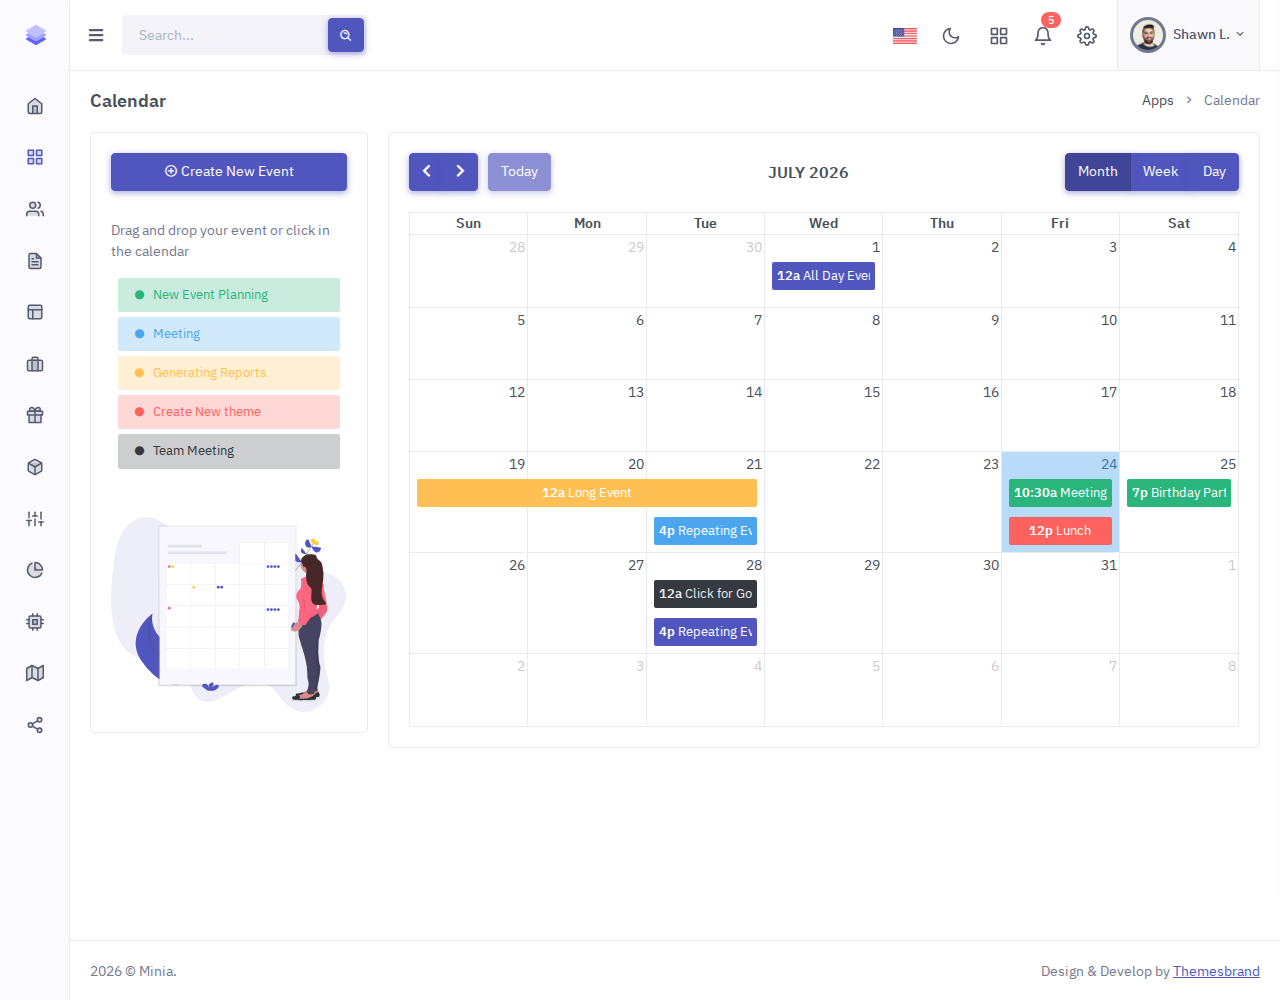
<file: docs/template/apps-calendar.html>
<!doctype html>
<html lang="en">

    <head>
        
        <meta charset="utf-8">
        <title>Calendar | Minia - Minimal Admin & Dashboard Template</title>
        <meta name="viewport" content="width=device-width, initial-scale=1.0">
        <meta content="Premium Multipurpose Admin & Dashboard Template" name="description">
        <meta content="Themesbrand" name="author">

        <link href="static/css/main.min.css" rel="stylesheet" type="text/css">
        <link href="static/css/main.min1.css" rel="stylesheet" type="text/css">
        <link href="static/css/main.min2.css" rel="stylesheet" type="text/css">
        <link href="static/css/main.min3.css" rel="stylesheet" type="text/css">

        <!-- preloader css -->
        <link rel="stylesheet" href="static/css/preloader.min.css" type="text/css">

        <!-- Bootstrap Css -->
        <link href="static/css/bootstrap.min.css" id="bootstrap-style" rel="stylesheet" type="text/css">
        <!-- Icons Css -->
        <link href="static/css/icons.min.css" rel="stylesheet" type="text/css">
        <!-- App Css-->
        <link href="static/css/app.min.css" id="app-style" rel="stylesheet" type="text/css">

    </head>

    <body>

    <!-- <body data-layout="horizontal"> -->

        <!-- Begin page -->
        <div id="layout-wrapper">

            
            <header id="page-topbar">
                <div class="navbar-header">
                    <div class="d-flex">
                        <!-- LOGO -->
                        <div class="navbar-brand-box">
                            <a href="index.html" class="logo logo-dark">
                                <span class="logo-sm">
                                    <img src="static/picture/logo-sm.svg" alt="" height="24">
                                </span>
                                <span class="logo-lg">
                                    <img src="static/picture/logo-sm.svg" alt="" height="24"> <span class="logo-txt">Minia</span>
                                </span>
                            </a>

                            <a href="index.html" class="logo logo-light">
                                <span class="logo-sm">
                                    <img src="static/picture/logo-sm.svg" alt="" height="24">
                                </span>
                                <span class="logo-lg">
                                    <img src="static/picture/logo-sm.svg" alt="" height="24"> <span class="logo-txt">Minia</span>
                                </span>
                            </a>
                        </div>

                        <button type="button" class="btn btn-sm px-3 font-size-16 header-item" id="vertical-menu-btn">
                            <i class="fa fa-fw fa-bars"></i>
                        </button>

                        <!-- App Search-->
                        <form class="app-search d-none d-lg-block">
                            <div class="position-relative">
                                <input type="text" class="form-control" placeholder="Search...">
                                <button class="btn btn-primary" type="button"><i class="bx bx-search-alt align-middle"></i></button>
                            </div>
                        </form>
                    </div>

                    <div class="d-flex">

                        <div class="dropdown d-inline-block d-lg-none ms-2">
                            <button type="button" class="btn header-item" id="page-header-search-dropdown" data-bs-toggle="dropdown" aria-haspopup="true" aria-expanded="false">
                                <i data-feather="search" class="icon-lg"></i>
                            </button>
                            <div class="dropdown-menu dropdown-menu-lg dropdown-menu-end p-0" aria-labelledby="page-header-search-dropdown">
        
                                <form class="p-3">
                                    <div class="form-group m-0">
                                        <div class="input-group">
                                            <input type="text" class="form-control" placeholder="Search ..." aria-label="Search Result">

                                            <button class="btn btn-primary" type="submit"><i class="mdi mdi-magnify"></i></button>
                                        </div>
                                    </div>
                                </form>
                            </div>
                        </div>

                        <div class="dropdown d-none d-sm-inline-block">
                            <button type="button" class="btn header-item" data-bs-toggle="dropdown" aria-haspopup="true" aria-expanded="false">
                                <img id="header-lang-img" src="static/picture/us.jpg" alt="Header Language" height="16">
                            </button>
                            <div class="dropdown-menu dropdown-menu-end">

                                <!-- item-->
                                <a href="javascript:void(0);" class="dropdown-item notify-item language" data-lang="en">
                                    <img src="static/picture/us.jpg" alt="user-image" class="me-1" height="12"> <span class="align-middle">English</span>
                                </a>
                                <!-- item-->
                                <a href="javascript:void(0);" class="dropdown-item notify-item language" data-lang="sp">
                                    <img src="static/picture/spain.jpg" alt="user-image" class="me-1" height="12"> <span class="align-middle">Spanish</span>
                                </a>

                                <!-- item-->
                                <a href="javascript:void(0);" class="dropdown-item notify-item language" data-lang="gr">
                                    <img src="static/picture/germany.jpg" alt="user-image" class="me-1" height="12"> <span class="align-middle">German</span>
                                </a>

                                <!-- item-->
                                <a href="javascript:void(0);" class="dropdown-item notify-item language" data-lang="it">
                                    <img src="static/picture/italy.jpg" alt="user-image" class="me-1" height="12"> <span class="align-middle">Italian</span>
                                </a>

                                <!-- item-->
                                <a href="javascript:void(0);" class="dropdown-item notify-item language" data-lang="ru">
                                    <img src="static/picture/russia.jpg" alt="user-image" class="me-1" height="12"> <span class="align-middle">Russian</span>
                                </a>
                            </div>
                        </div>

                        <div class="dropdown d-none d-sm-inline-block">
                            <button type="button" class="btn header-item" id="mode-setting-btn">
                                <i data-feather="moon" class="icon-lg layout-mode-dark"></i>
                                <i data-feather="sun" class="icon-lg layout-mode-light"></i>
                            </button>
                        </div>

                        <div class="dropdown d-none d-lg-inline-block ms-1">
                            <button type="button" class="btn header-item" data-bs-toggle="dropdown" aria-haspopup="true" aria-expanded="false">
                                <i data-feather="grid" class="icon-lg"></i>
                            </button>
                            <div class="dropdown-menu dropdown-menu-lg dropdown-menu-end">
                                <div class="p-2">
                                    <div class="row g-0">
                                        <div class="col">
                                            <a class="dropdown-icon-item" href="#">
                                                <img src="static/picture/github.png" alt="Github">
                                                <span>GitHub</span>
                                            </a>
                                        </div>
                                        <div class="col">
                                            <a class="dropdown-icon-item" href="#">
                                                <img src="static/picture/bitbucket.png" alt="bitbucket">
                                                <span>Bitbucket</span>
                                            </a>
                                        </div>
                                        <div class="col">
                                            <a class="dropdown-icon-item" href="#">
                                                <img src="static/picture/dribbble.png" alt="dribbble">
                                                <span>Dribbble</span>
                                            </a>
                                        </div>
                                    </div>

                                    <div class="row g-0">
                                        <div class="col">
                                            <a class="dropdown-icon-item" href="#">
                                                <img src="static/picture/dropbox.png" alt="dropbox">
                                                <span>Dropbox</span>
                                            </a>
                                        </div>
                                        <div class="col">
                                            <a class="dropdown-icon-item" href="#">
                                                <img src="static/picture/mail_chimp.png" alt="mail_chimp">
                                                <span>Mail Chimp</span>
                                            </a>
                                        </div>
                                        <div class="col">
                                            <a class="dropdown-icon-item" href="#">
                                                <img src="static/picture/slack.png" alt="slack">
                                                <span>Slack</span>
                                            </a>
                                        </div>
                                    </div>
                                </div>
                            </div>
                        </div>

                        <div class="dropdown d-inline-block">
                            <button type="button" class="btn header-item noti-icon position-relative" id="page-header-notifications-dropdown" data-bs-toggle="dropdown" aria-haspopup="true" aria-expanded="false">
                                <i data-feather="bell" class="icon-lg"></i>
                                <span class="badge bg-danger rounded-pill">5</span>
                            </button>
                            <div class="dropdown-menu dropdown-menu-lg dropdown-menu-end p-0" aria-labelledby="page-header-notifications-dropdown">
                                <div class="p-3">
                                    <div class="row align-items-center">
                                        <div class="col">
                                            <h6 class="m-0"> Notifications </h6>
                                        </div>
                                        <div class="col-auto">
                                            <a href="#!" class="small text-reset text-decoration-underline"> Unread (3)</a>
                                        </div>
                                    </div>
                                </div>
                                <div data-simplebar="" style="max-height: 230px;">
                                    <a href="#!" class="text-reset notification-item">
                                        <div class="d-flex">
                                            <div class="flex-shrink-0 me-3">
                                                <img src="static/picture/avatar-3.jpg" class="rounded-circle avatar-sm" alt="user-pic">
                                            </div>
                                            <div class="flex-grow-1">
                                                <h6 class="mb-1">James Lemire</h6>
                                                <div class="font-size-13 text-muted">
                                                    <p class="mb-1">It will seem like simplified English.</p>
                                                    <p class="mb-0"><i class="mdi mdi-clock-outline"></i> <span>1 hours ago</span></p>
                                                </div>
                                            </div>
                                        </div>
                                    </a>
                                    <a href="#!" class="text-reset notification-item">
                                        <div class="d-flex">
                                            <div class="flex-shrink-0 avatar-sm me-3">
                                                <span class="avatar-title bg-primary rounded-circle font-size-16">
                                                    <i class="bx bx-cart"></i>
                                                </span>
                                            </div>
                                            <div class="flex-grow-1">
                                                <h6 class="mb-1">Your order is placed</h6>
                                                <div class="font-size-13 text-muted">
                                                    <p class="mb-1">If several languages coalesce the grammar</p>
                                                    <p class="mb-0"><i class="mdi mdi-clock-outline"></i> <span>3 min ago</span></p>
                                                </div>
                                            </div>
                                        </div>
                                    </a>
                                    <a href="#!" class="text-reset notification-item">
                                        <div class="d-flex">
                                            <div class="flex-shrink-0 avatar-sm me-3">
                                                <span class="avatar-title bg-success rounded-circle font-size-16">
                                                    <i class="bx bx-badge-check"></i>
                                                </span>
                                            </div>
                                            <div class="flex-grow-1">
                                                <h6 class="mb-1">Your item is shipped</h6>
                                                <div class="font-size-13 text-muted">
                                                    <p class="mb-1">If several languages coalesce the grammar</p>
                                                    <p class="mb-0"><i class="mdi mdi-clock-outline"></i> <span>3 min ago</span></p>
                                                </div>
                                            </div>
                                        </div>
                                    </a>

                                    <a href="#!" class="text-reset notification-item">
                                        <div class="d-flex">
                                            <div class="flex-shrink-0 me-3">
                                                <img src="static/picture/avatar-6.jpg" class="rounded-circle avatar-sm" alt="user-pic">
                                            </div>
                                            <div class="flex-grow-1">
                                                <h6 class="mb-1">Salena Layfield</h6>
                                                <div class="font-size-13 text-muted">
                                                    <p class="mb-1">As a skeptical Cambridge friend of mine occidental.</p>
                                                    <p class="mb-0"><i class="mdi mdi-clock-outline"></i> <span>1 hours ago</span></p>
                                                </div>
                                            </div>
                                        </div>
                                    </a>
                                </div>
                                <div class="p-2 border-top d-grid">
                                    <a class="btn btn-sm btn-link font-size-14 text-center" href="javascript:void(0)">
                                        <i class="mdi mdi-arrow-right-circle me-1"></i> <span>View More..</span> 
                                    </a>
                                </div>
                            </div>
                        </div>

                        <div class="dropdown d-inline-block">
                            <button type="button" class="btn header-item right-bar-toggle me-2">
                                <i data-feather="settings" class="icon-lg"></i>
                            </button>
                        </div>

                        <div class="dropdown d-inline-block">
                            <button type="button" class="btn header-item bg-soft-light border-start border-end" id="page-header-user-dropdown" data-bs-toggle="dropdown" aria-haspopup="true" aria-expanded="false">
                                <img class="rounded-circle header-profile-user" src="static/picture/avatar-1.jpg" alt="Header Avatar">
                                <span class="d-none d-xl-inline-block ms-1 fw-medium">Shawn L.</span>
                                <i class="mdi mdi-chevron-down d-none d-xl-inline-block"></i>
                            </button>
                            <div class="dropdown-menu dropdown-menu-end">
                                <!-- item-->
                                <a class="dropdown-item" href="apps-contacts-profile.html"><i class="mdi mdi-face-profile font-size-16 align-middle me-1"></i> Profile</a>
                                <a class="dropdown-item" href="auth-lock-screen.html"><i class="mdi mdi-lock font-size-16 align-middle me-1"></i> Lock screen</a>
                                <div class="dropdown-divider"></div>
                                <a class="dropdown-item" href="auth-logout.html"><i class="mdi mdi-logout font-size-16 align-middle me-1"></i> Logout</a>
                            </div>
                        </div>

                    </div>
                </div>
            </header>

            <!-- ========== Left Sidebar Start ========== -->
            <div class="vertical-menu">

                <div data-simplebar="" class="h-100">

                    <!--- Sidemenu -->
                    <div id="sidebar-menu">
                        <!-- Left Menu Start -->
                        <ul class="metismenu list-unstyled" id="side-menu">
                            <li class="menu-title" data-key="t-menu">Menu</li>

                            <li>
                                <a href="index.html">
                                    <i data-feather="home"></i>
                                    <span data-key="t-dashboard">Dashboard</span>
                                </a>
                            </li>

                            <li>
                                <a href="javascript: void(0);" class="has-arrow">
                                    <i data-feather="grid"></i>
                                    <span data-key="t-apps">Apps</span>
                                </a>
                                <ul class="sub-menu" aria-expanded="false">
                                    <li>
                                        <a href="">
                                            <span data-key="t-calendar">Calendar</span>
                                        </a>
                                    </li>
        
                                    <li>
                                        <a href="apps-chat.html">
                                            <span data-key="t-chat">Chat</span>
                                        </a>
                                    </li>
        
                                    <li>
                                        <a href="javascript: void(0);" class="has-arrow">
                                            <span data-key="t-email">Email</span>
                                        </a>
                                        <ul class="sub-menu" aria-expanded="false">
                                            <li><a href="apps-email-inbox.html" data-key="t-inbox">Inbox</a></li>
                                            <li><a href="apps-email-read.html" data-key="t-read-email">Read Email</a></li>
                                        </ul>
                                    </li>
                                    <li>
                                        <a href="javascript: void(0);" class="has-arrow">
                                            <span data-key="t-invoices">Invoices</span>
                                        </a>
                                        <ul class="sub-menu" aria-expanded="false">
                                            <li><a href="apps-invoices-list.html" data-key="t-invoice-list">Invoice List</a></li>
                                            <li><a href="apps-invoices-detail.html" data-key="t-invoice-detail">Invoice Detail</a></li>
                                        </ul>
                                    </li>
                                    <li>
                                        <a href="javascript: void(0);" class="has-arrow">
                                            <span data-key="t-contacts">Contacts</span>
                                        </a>
                                        <ul class="sub-menu" aria-expanded="false">
                                            <li><a href="apps-contacts-grid.html" data-key="t-user-grid">User Grid</a></li>
                                            <li><a href="apps-contacts-list.html" data-key="t-user-list">User List</a></li>
                                            <li><a href="apps-contacts-profile.html" data-key="t-profile">Profile</a></li>
                                        </ul>
                                    </li>
                                </ul>
                            </li>

                            <li>
                                <a href="javascript: void(0);" class="has-arrow">
                                    <i data-feather="users"></i>
                                    <span data-key="t-authentication">Authentication</span>
                                </a>
                                <ul class="sub-menu" aria-expanded="false">
                                    <li><a href="auth-login.html" data-key="t-login">Login</a></li>
                                    <li><a href="auth-register.html" data-key="t-register">Register</a></li>
                                    <li><a href="auth-recoverpw.html" data-key="t-recover-password">Recover Password</a></li>
                                    <li><a href="auth-lock-screen.html" data-key="t-lock-screen">Lock Screen</a></li>
                                    <li><a href="auth-logout.html" data-key="t-logout">Log Out</a></li>
                                    <li><a href="auth-confirm-mail.html" data-key="t-confirm-mail">Confirm Mail</a></li>
                                    <li><a href="auth-email-verification.html" data-key="t-email-verification">Email Verification</a></li>
                                    <li><a href="auth-two-step-verification.html" data-key="t-two-step-verification">Two Step Verification</a></li>
                                </ul>
                            </li>

                            <li>
                                <a href="javascript: void(0);" class="has-arrow">
                                    <i data-feather="file-text"></i>
                                    <span data-key="t-pages">Pages</span>
                                </a>
                                <ul class="sub-menu" aria-expanded="false">
                                    <li><a href="pages-starter.html" data-key="t-starter-page">Starter Page</a></li>
                                    <li><a href="pages-maintenance.html" data-key="t-maintenance">Maintenance</a></li>
                                    <li><a href="pages-comingsoon.html" data-key="t-coming-soon">Coming Soon</a></li>
                                    <li><a href="pages-timeline.html" data-key="t-timeline">Timeline</a></li>
                                    <li><a href="pages-faqs.html" data-key="t-faqs">FAQs</a></li>
                                    <li><a href="pages-pricing.html" data-key="t-pricing">Pricing</a></li>
                                    <li><a href="pages-404.html" data-key="t-error-404">Error 404</a></li>
                                    <li><a href="pages-500.html" data-key="t-error-500">Error 500</a></li>
                                </ul>
                            </li>

                            <li>
                                <a href="layouts-horizontal.html">
                                    <i data-feather="layout"></i>
                                    <span data-key="t-horizontal">Horizontal</span>
                                </a>
                            </li>

                            <li class="menu-title mt-2" data-key="t-components">Elements</li>

                            <li>
                                <a href="javascript: void(0);" class="has-arrow">
                                    <i data-feather="briefcase"></i>
                                    <span data-key="t-components">Components</span>
                                </a>
                                <ul class="sub-menu" aria-expanded="false">
                                    <li><a href="ui-alerts.html" data-key="t-alerts">Alerts</a></li>
                                    <li><a href="ui-buttons.html" data-key="t-buttons">Buttons</a></li>
                                    <li><a href="ui-cards.html" data-key="t-cards">Cards</a></li>
                                    <li><a href="ui-carousel.html" data-key="t-carousel">Carousel</a></li>
                                    <li><a href="ui-dropdowns.html" data-key="t-dropdowns">Dropdowns</a></li>
                                    <li><a href="ui-grid.html" data-key="t-grid">Grid</a></li>
                                    <li><a href="ui-images.html" data-key="t-images">Images</a></li>
                                    <li><a href="ui-modals.html" data-key="t-modals">Modals</a></li>
                                    <li><a href="ui-offcanvas.html" data-key="t-offcanvas">Offcanvas</a></li>
                                    <li><a href="ui-progressbars.html" data-key="t-progress-bars">Progress Bars</a></li>
                                    <li><a href="ui-tabs-accordions.html" data-key="t-tabs-accordions">Tabs & Accordions</a></li>
                                    <li><a href="ui-typography.html" data-key="t-typography">Typography</a></li>
                                    <li><a href="ui-video.html" data-key="t-video">Video</a></li>
                                    <li><a href="ui-general.html" data-key="t-general">General</a></li>
                                    <li><a href="ui-colors.html" data-key="t-colors">Colors</a></li>
                                </ul>
                            </li>

                            <li>
                                <a href="javascript: void(0);" class="has-arrow">
                                    <i data-feather="gift"></i>
                                    <span data-key="t-ui-elements">Extended</span>
                                </a>
                                <ul class="sub-menu" aria-expanded="false">
                                    <li><a href="extended-lightbox.html" data-key="t-lightbox">Lightbox</a></li>
                                    <li><a href="extended-rangeslider.html" data-key="t-range-slider">Range Slider</a></li>
                                    <li><a href="extended-sweet-alert.html" data-key="t-sweet-alert">SweetAlert 2</a></li>
                                    <li><a href="extended-session-timeout.html" data-key="t-session-timeout">Session Timeout</a></li>
                                    <li><a href="extended-rating.html" data-key="t-rating">Rating</a></li>
                                    <li><a href="extended-notifications.html" data-key="t-notifications">Notifications</a></li>
                                </ul>
                            </li>

                            <li>
                                <a href="javascript: void(0);">
                                    <i data-feather="box"></i>
                                    <span class="badge rounded-pill bg-soft-danger text-danger float-end">7</span>
                                    <span data-key="t-forms">Forms</span>
                                </a>
                                <ul class="sub-menu" aria-expanded="false">
                                    <li><a href="form-elements.html" data-key="t-form-elements">Basic Elements</a></li>
                                    <li><a href="form-validation.html" data-key="t-form-validation">Validation</a></li>
                                    <li><a href="form-advanced.html" data-key="t-form-advanced">Advanced Plugins</a></li>
                                    <li><a href="form-editors.html" data-key="t-form-editors">Editors</a></li>
                                    <li><a href="form-uploads.html" data-key="t-form-upload">File Upload</a></li>
                                    <li><a href="form-wizard.html" data-key="t-form-wizard">Wizard</a></li>
                                    <li><a href="form-mask.html" data-key="t-form-mask">Mask</a></li>
                                </ul>
                            </li>

                            <li>
                                <a href="javascript: void(0);" class="has-arrow">
                                    <i data-feather="sliders"></i>
                                    <span data-key="t-tables">Tables</span>
                                </a>
                                <ul class="sub-menu" aria-expanded="false">
                                    <li><a href="tables-basic.html" data-key="t-basic-tables">Bootstrap Basic</a></li>
                                    <li><a href="tables-datatable.html" data-key="t-data-tables">DataTables</a></li>
                                    <li><a href="tables-responsive.html" data-key="t-responsive-table">Responsive</a></li>
                                    <li><a href="tables-editable.html" data-key="t-editable-table">Editable</a></li>
                                </ul>
                            </li>

                            <li>
                                <a href="javascript: void(0);" class="has-arrow">
                                    <i data-feather="pie-chart"></i>
                                    <span data-key="t-charts">Charts</span>
                                </a>
                                <ul class="sub-menu" aria-expanded="false">
                                    <li><a href="charts-apex.html" data-key="t-apex-charts">Apexcharts</a></li>
                                    <li><a href="charts-echart.html" data-key="t-e-charts">Echarts</a></li>
                                    <li><a href="charts-chartjs.html" data-key="t-chartjs-charts">Chartjs</a></li>
                                    <li><a href="charts-knob.html" data-key="t-knob-charts">Jquery Knob</a></li>
                                    <li><a href="charts-sparkline.html" data-key="t-sparkline-charts">Sparkline</a></li>
                                </ul>
                            </li>

                            <li>
                                <a href="javascript: void(0);" class="has-arrow">
                                    <i data-feather="cpu"></i>
                                    <span data-key="t-icons">Icons</span>
                                </a>
                                <ul class="sub-menu" aria-expanded="false">
                                    <li><a href="icons-boxicons.html" data-key="t-boxicons">Boxicons</a></li>
                                    <li><a href="icons-materialdesign.html" data-key="t-material-design">Material Design</a></li>
                                    <li><a href="icons-dripicons.html" data-key="t-dripicons">Dripicons</a></li>
                                    <li><a href="icons-fontawesome.html" data-key="t-font-awesome">Font Awesome 5</a></li>
                                </ul>
                            </li>

                            <li>
                                <a href="javascript: void(0);" class="has-arrow">
                                    <i data-feather="map"></i>
                                    <span data-key="t-maps">Maps</span>
                                </a>
                                <ul class="sub-menu" aria-expanded="false">
                                    <li><a href="maps-google.html" data-key="t-g-maps">Google</a></li>
                                    <li><a href="maps-vector.html" data-key="t-v-maps">Vector</a></li>
                                    <li><a href="maps-leaflet.html" data-key="t-l-maps">Leaflet</a></li>
                                </ul>
                            </li>

                            <li>
                                <a href="javascript: void(0);" class="has-arrow">
                                    <i data-feather="share-2"></i>
                                    <span data-key="t-multi-level">Multi Level</span>
                                </a>
                                <ul class="sub-menu" aria-expanded="true">
                                    <li><a href="javascript: void(0);" data-key="t-level-1-1">Level 1.1</a></li>
                                    <li>
                                        <a href="javascript: void(0);" class="has-arrow" data-key="t-level-1-2">Level 1.2</a>
                                        <ul class="sub-menu" aria-expanded="true">
                                            <li><a href="javascript: void(0);" data-key="t-level-2-1">Level 2.1</a></li>
                                            <li><a href="javascript: void(0);" data-key="t-level-2-2">Level 2.2</a></li>
                                        </ul>
                                    </li>
                                </ul>
                            </li>

                        </ul>

                        <div class="card sidebar-alert border-0 text-center mx-4 mb-0 mt-5">
                            <div class="card-body">
                                <img src="static/picture/giftbox.png" alt="">
                                <div class="mt-4">
                                    <h5 class="alertcard-title font-size-16">Unlimited Access</h5>
                                    <p class="font-size-13">Upgrade your plan from a Free trial, to select ‘Business Plan’.</p>
                                    <a href="#!" class="btn btn-primary mt-2">Upgrade Now</a>
                                </div>
                            </div>
                        </div>
                    </div>
                    <!-- Sidebar -->
                </div>
            </div>
            <!-- Left Sidebar End -->

            

            <!-- ============================================================== -->
            <!-- Start right Content here -->
            <!-- ============================================================== -->
            <div class="main-content">

                <div class="page-content">
                    <div class="container-fluid">

                        <!-- start page title -->
                        <div class="row">
                            <div class="col-12">
                                <div class="page-title-box d-sm-flex align-items-center justify-content-between">
                                    <h4 class="mb-sm-0 font-size-18">Calendar</h4>

                                    <div class="page-title-right">
                                        <ol class="breadcrumb m-0">
                                            <li class="breadcrumb-item"><a href="javascript: void(0);">Apps</a></li>
                                            <li class="breadcrumb-item active">Calendar</li>
                                        </ol>
                                    </div>

                                </div>
                            </div>
                        </div>
                        <!-- end page title -->

                        <div class="row">
                            <div class="col-12">
                               
                                <div class="row">
                                    <div class="col-xl-3 col-lg-4">
                                        <div class="card">
                                            <div class="card-body">
                                                <div class="d-grid">
                                                    <button class="btn font-16 btn-primary" id="btn-new-event"><i class="mdi mdi-plus-circle-outline"></i> Create
                                                        New Event</button>
                                                </div>
                                                
                                                <div id="external-events" class="mt-2">
                                                    <br>
                                                    <p class="text-muted">Drag and drop your event or click in the calendar</p>
                                                    <div class="external-event fc-event text-success bg-soft-success" data-class="bg-success">
                                                        <i class="mdi mdi-checkbox-blank-circle font-size-11 me-2"></i>New Event Planning
                                                    </div>
                                                    <div class="external-event fc-event text-info bg-soft-info" data-class="bg-info">
                                                        <i class="mdi mdi-checkbox-blank-circle font-size-11 me-2"></i>Meeting
                                                    </div>
                                                    <div class="external-event fc-event text-warning bg-soft-warning" data-class="bg-warning">
                                                        <i class="mdi mdi-checkbox-blank-circle font-size-11 me-2"></i>Generating Reports
                                                    </div>
                                                    <div class="external-event fc-event text-danger bg-soft-danger" data-class="bg-danger">
                                                        <i class="mdi mdi-checkbox-blank-circle font-size-11 me-2"></i>Create New theme
                                                    </div>
                                                    <div class="external-event fc-event text-dark bg-soft-dark" data-class="bg-dark">
                                                        <i class="mdi mdi-checkbox-blank-circle font-size-11 me-2"></i>Team Meeting
                                                    </div>
                                                </div>

                                                <div class="row justify-content-center mt-5">
                                                    <div class="col-lg-12 col-sm-6">
                                                        <img src="static/picture/undraw-calendar.svg" alt="" class="img-fluid d-block">
                                                    </div>
                                                </div>
                                            
                                            </div>
                                        </div>
                                    </div> <!-- end col-->

                                    <div class="col-xl-9 col-lg-8">
                                        <div class="card">
                                            <div class="card-body">
                                                <div id="calendar"></div>
                                            </div>
                                        </div>
                                    </div> <!-- end col -->

                                </div> 

                                <div style='clear:both'></div>


                                <!-- Add New Event MODAL -->
                                <div class="modal fade" id="event-modal" tabindex="-1">
                                    <div class="modal-dialog modal-dialog-centered">
                                        <div class="modal-content">
                                            <div class="modal-header py-3 px-4 border-bottom-0">
                                                <h5 class="modal-title" id="modal-title">Event</h5>

                                                <button type="button" class="btn-close" data-bs-dismiss="modal" aria-hidden="true"></button>

                                            </div>
                                            <div class="modal-body p-4">
                                                <form class="needs-validation" name="event-form" id="form-event" novalidate="">
                                                    <div class="row">
                                                        <div class="col-12">
                                                            <div class="mb-3">
                                                                <label class="form-label">Event Name</label>
                                                                <input class="form-control" placeholder="Insert Event Name" type="text" name="title" id="event-title" required="" value="">
                                                                <div class="invalid-feedback">Please provide a valid event name</div>
                                                            </div>
                                                        </div>
                                                        <div class="col-12">
                                                            <div class="mb-3">
                                                                <label class="form-label">Category</label>
                                                                <select class="form-control form-select" name="category" id="event-category">
                                                                    <option selected=""> --Select-- </option>
                                                                    <option value="bg-danger">Danger</option>
                                                                    <option value="bg-success">Success</option>
                                                                    <option value="bg-primary">Primary</option>
                                                                    <option value="bg-info">Info</option>
                                                                    <option value="bg-dark">Dark</option>
                                                                    <option value="bg-warning">Warning</option>
                                                                </select>
                                                                <div class="invalid-feedback">Please select a valid event category</div>
                                                            </div>
                                                        </div>
                                                    </div>
                                                    <div class="row mt-2">
                                                        <div class="col-6">
                                                            <button type="button" class="btn btn-danger" id="btn-delete-event">Delete</button>
                                                        </div>
                                                        <div class="col-6 text-end">
                                                            <button type="button" class="btn btn-light me-1" data-bs-dismiss="modal">Close</button>
                                                            <button type="submit" class="btn btn-success" id="btn-save-event">Save</button>
                                                        </div>
                                                    </div>
                                                </form>
                                            </div>
                                        </div> <!-- end modal-content-->
                                    </div> <!-- end modal dialog-->
                                </div>
                                <!-- end modal-->

                            </div>
                        </div>
                        
                    </div> <!-- container-fluid -->
                </div>
                <!-- End Page-content -->

                
                <footer class="footer">
                    <div class="container-fluid">
                        <div class="row">
                            <div class="col-sm-6">
                                <script>document.write(new Date().getFullYear())</script> © Minia.
                            </div>
                            <div class="col-sm-6">
                                <div class="text-sm-end d-none d-sm-block">
                                    Design & Develop by <a href="#!" class="text-decoration-underline">Themesbrand</a>
                                </div>
                            </div>
                        </div>
                    </div>
                </footer>
            </div>
            <!-- end main content-->

        </div>
        <!-- END layout-wrapper -->

        
        <!-- Right Sidebar -->
        <div class="right-bar">
            <div data-simplebar="" class="h-100">
                <div class="rightbar-title d-flex align-items-center bg-dark p-3">

                    <h5 class="m-0 me-2 text-white">Theme Customizer</h5>

                    <a href="javascript:void(0);" class="right-bar-toggle ms-auto">
                        <i class="mdi mdi-close noti-icon"></i>
                    </a>
                </div>

                <!-- Settings -->
                <hr class="m-0">

                <div class="p-4">
                    <h6 class="mb-3">Layout</h6>
                    <div class="form-check form-check-inline">
                        <input class="form-check-input" type="radio" name="layout" id="layout-vertical" value="vertical">
                        <label class="form-check-label" for="layout-vertical">Vertical</label>
                    </div>
                    <div class="form-check form-check-inline">
                        <input class="form-check-input" type="radio" name="layout" id="layout-horizontal" value="horizontal">
                        <label class="form-check-label" for="layout-horizontal">Horizontal</label>
                    </div>

                    <h6 class="mt-4 mb-3 pt-2">Layout Mode</h6>

                    <div class="form-check form-check-inline">
                        <input class="form-check-input" type="radio" name="layout-mode" id="layout-mode-light" value="light">
                        <label class="form-check-label" for="layout-mode-light">Light</label>
                    </div>
                    <div class="form-check form-check-inline">
                        <input class="form-check-input" type="radio" name="layout-mode" id="layout-mode-dark" value="dark">
                        <label class="form-check-label" for="layout-mode-dark">Dark</label>
                    </div>

                    <h6 class="mt-4 mb-3 pt-2">Layout Width</h6>

                    <div class="form-check form-check-inline">
                        <input class="form-check-input" type="radio" name="layout-width" id="layout-width-fuild" value="fuild" onchange="document.body.setAttribute('data-layout-size', 'fluid')">
                        <label class="form-check-label" for="layout-width-fuild">Fluid</label>
                    </div>
                    <div class="form-check form-check-inline">
                        <input class="form-check-input" type="radio" name="layout-width" id="layout-width-boxed" value="boxed" onchange="document.body.setAttribute('data-layout-size', 'boxed')">
                        <label class="form-check-label" for="layout-width-boxed">Boxed</label>
                    </div>

                    <h6 class="mt-4 mb-3 pt-2">Layout Position</h6>

                    <div class="form-check form-check-inline">
                        <input class="form-check-input" type="radio" name="layout-position" id="layout-position-fixed" value="fixed" onchange="document.body.setAttribute('data-layout-scrollable', 'false')">
                        <label class="form-check-label" for="layout-position-fixed">Fixed</label>
                    </div>
                    <div class="form-check form-check-inline">
                        <input class="form-check-input" type="radio" name="layout-position" id="layout-position-scrollable" value="scrollable" onchange="document.body.setAttribute('data-layout-scrollable', 'true')">
                        <label class="form-check-label" for="layout-position-scrollable">Scrollable</label>
                    </div>

                    <h6 class="mt-4 mb-3 pt-2">Topbar Color</h6>

                    <div class="form-check form-check-inline">
                        <input class="form-check-input" type="radio" name="topbar-color" id="topbar-color-light" value="light" onchange="document.body.setAttribute('data-topbar', 'light')">
                        <label class="form-check-label" for="topbar-color-light">Light</label>
                    </div>
                    <div class="form-check form-check-inline">
                        <input class="form-check-input" type="radio" name="topbar-color" id="topbar-color-dark" value="dark" onchange="document.body.setAttribute('data-topbar', 'dark')">
                        <label class="form-check-label" for="topbar-color-dark">Dark</label>
                    </div>

                    <h6 class="mt-4 mb-3 pt-2 sidebar-setting">Sidebar Size</h6>

                    <div class="form-check sidebar-setting">
                        <input class="form-check-input" type="radio" name="sidebar-size" id="sidebar-size-default" value="default" onchange="document.body.setAttribute('data-sidebar-size', 'lg')">
                        <label class="form-check-label" for="sidebar-size-default">Default</label>
                    </div>
                    <div class="form-check sidebar-setting">
                        <input class="form-check-input" type="radio" name="sidebar-size" id="sidebar-size-compact" value="compact" onchange="document.body.setAttribute('data-sidebar-size', 'md')">
                        <label class="form-check-label" for="sidebar-size-compact">Compact</label>
                    </div>
                    <div class="form-check sidebar-setting">
                        <input class="form-check-input" type="radio" name="sidebar-size" id="sidebar-size-small" value="small" onchange="document.body.setAttribute('data-sidebar-size', 'sm')">
                        <label class="form-check-label" for="sidebar-size-small">Small (Icon View)</label>
                    </div>

                    <h6 class="mt-4 mb-3 pt-2 sidebar-setting">Sidebar Color</h6>

                    <div class="form-check sidebar-setting">
                        <input class="form-check-input" type="radio" name="sidebar-color" id="sidebar-color-light" value="light" onchange="document.body.setAttribute('data-sidebar', 'light')">
                        <label class="form-check-label" for="sidebar-color-light">Light</label>
                    </div>
                    <div class="form-check sidebar-setting">
                        <input class="form-check-input" type="radio" name="sidebar-color" id="sidebar-color-dark" value="dark" onchange="document.body.setAttribute('data-sidebar', 'dark')">
                        <label class="form-check-label" for="sidebar-color-dark">Dark</label>
                    </div>
                    <div class="form-check sidebar-setting">
                        <input class="form-check-input" type="radio" name="sidebar-color" id="sidebar-color-brand" value="brand" onchange="document.body.setAttribute('data-sidebar', 'brand')">
                        <label class="form-check-label" for="sidebar-color-brand">Brand</label>
                    </div>

                    <h6 class="mt-4 mb-3 pt-2">Direction</h6>

                    <div class="form-check form-check-inline">
                        <input class="form-check-input" type="radio" name="layout-direction" id="layout-direction-ltr" value="ltr">
                        <label class="form-check-label" for="layout-direction-ltr">LTR</label>
                    </div>
                    <div class="form-check form-check-inline">
                        <input class="form-check-input" type="radio" name="layout-direction" id="layout-direction-rtl" value="rtl">
                        <label class="form-check-label" for="layout-direction-rtl">RTL</label>
                    </div>

                </div>

            </div> <!-- end slimscroll-menu-->
        </div>
        <!-- /Right-bar -->

        <!-- Right bar overlay-->
        <div class="rightbar-overlay"></div>

        <!-- JAVASCRIPT -->
        <script src="static/js/jquery.min.js"></script>
        <script src="static/js/bootstrap.bundle.min.js"></script>
        <script src="static/js/metisMenu.min.js"></script>
        <script src="static/js/simplebar.min.js"></script>
        <script src="static/js/waves.min.js"></script>
        <script src="static/js/feather.min.js"></script>
        <!-- pace js -->
        <script src="static/js/pace.min.js"></script>

        <script src="static/js/main.min.js"></script>
        <script src="static/js/main.min1.js"></script>
        <script src="static/js/main.min2.js"></script>
        <script src="static/js/main.min3.js"></script>
        <script src="static/js/main.min4.js"></script>

        <!-- Calendar init -->
        <script src="static/js/calendar.init.js"></script>

        <!-- App js -->
        <script src="static/js/app.js"></script>

    </body>
</html>
</file>
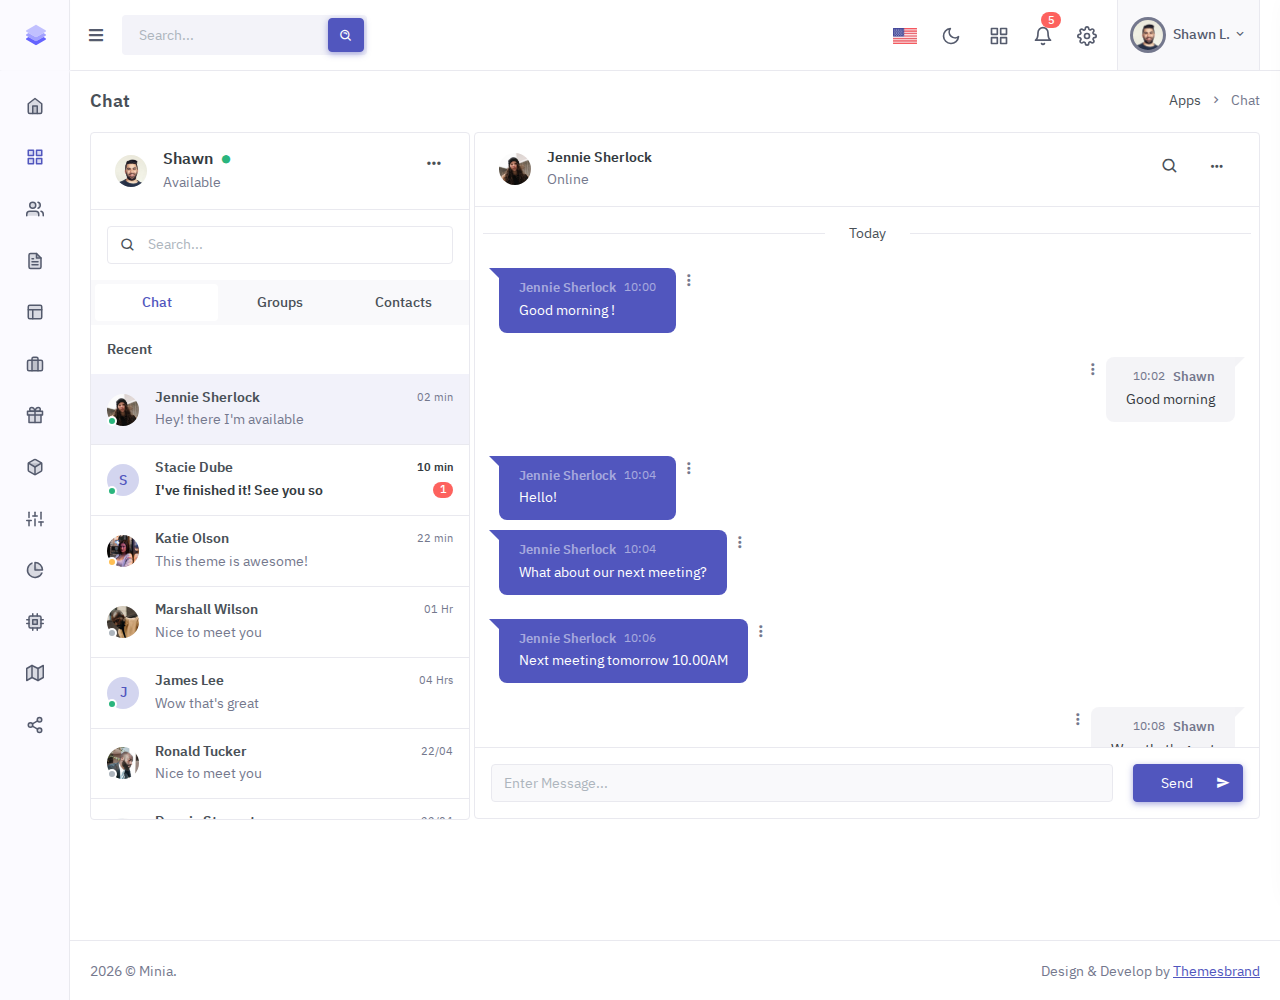
<file: docs/template/apps-chat.html>
<!doctype html>
<html lang="en">

    <head>
        
        <meta charset="utf-8">
        <title>Chat | Minia - Minimal Admin & Dashboard Template</title>
        <meta name="viewport" content="width=device-width, initial-scale=1.0">
        <meta content="Premium Multipurpose Admin & Dashboard Template" name="description">
        <meta content="Themesbrand" name="author">

        <!-- preloader css -->
        <link rel="stylesheet" href="static/css/preloader.min.css" type="text/css">

        <!-- Bootstrap Css -->
        <link href="static/css/bootstrap.min.css" id="bootstrap-style" rel="stylesheet" type="text/css">
        <!-- Icons Css -->
        <link href="static/css/icons.min.css" rel="stylesheet" type="text/css">
        <!-- App Css-->
        <link href="static/css/app.min.css" id="app-style" rel="stylesheet" type="text/css">

    </head>

    <body>

    <!-- <body data-layout="horizontal"> -->

        <!-- Begin page -->
        <div id="layout-wrapper">

            
            <header id="page-topbar">
                <div class="navbar-header">
                    <div class="d-flex">
                        <!-- LOGO -->
                        <div class="navbar-brand-box">
                            <a href="index.html" class="logo logo-dark">
                                <span class="logo-sm">
                                    <img src="static/picture/logo-sm.svg" alt="" height="24">
                                </span>
                                <span class="logo-lg">
                                    <img src="static/picture/logo-sm.svg" alt="" height="24"> <span class="logo-txt">Minia</span>
                                </span>
                            </a>

                            <a href="index.html" class="logo logo-light">
                                <span class="logo-sm">
                                    <img src="static/picture/logo-sm.svg" alt="" height="24">
                                </span>
                                <span class="logo-lg">
                                    <img src="static/picture/logo-sm.svg" alt="" height="24"> <span class="logo-txt">Minia</span>
                                </span>
                            </a>
                        </div>

                        <button type="button" class="btn btn-sm px-3 font-size-16 header-item" id="vertical-menu-btn">
                            <i class="fa fa-fw fa-bars"></i>
                        </button>

                        <!-- App Search-->
                        <form class="app-search d-none d-lg-block">
                            <div class="position-relative">
                                <input type="text" class="form-control" placeholder="Search...">
                                <button class="btn btn-primary" type="button"><i class="bx bx-search-alt align-middle"></i></button>
                            </div>
                        </form>
                    </div>

                    <div class="d-flex">

                        <div class="dropdown d-inline-block d-lg-none ms-2">
                            <button type="button" class="btn header-item" id="page-header-search-dropdown" data-bs-toggle="dropdown" aria-haspopup="true" aria-expanded="false">
                                <i data-feather="search" class="icon-lg"></i>
                            </button>
                            <div class="dropdown-menu dropdown-menu-lg dropdown-menu-end p-0" aria-labelledby="page-header-search-dropdown">
        
                                <form class="p-3">
                                    <div class="form-group m-0">
                                        <div class="input-group">
                                            <input type="text" class="form-control" placeholder="Search ..." aria-label="Search Result">

                                            <button class="btn btn-primary" type="submit"><i class="mdi mdi-magnify"></i></button>
                                        </div>
                                    </div>
                                </form>
                            </div>
                        </div>

                        <div class="dropdown d-none d-sm-inline-block">
                            <button type="button" class="btn header-item" data-bs-toggle="dropdown" aria-haspopup="true" aria-expanded="false">
                                <img id="header-lang-img" src="static/picture/us.jpg" alt="Header Language" height="16">
                            </button>
                            <div class="dropdown-menu dropdown-menu-end">

                                <!-- item-->
                                <a href="javascript:void(0);" class="dropdown-item notify-item language" data-lang="en">
                                    <img src="static/picture/us.jpg" alt="user-image" class="me-1" height="12"> <span class="align-middle">English</span>
                                </a>
                                <!-- item-->
                                <a href="javascript:void(0);" class="dropdown-item notify-item language" data-lang="sp">
                                    <img src="static/picture/spain.jpg" alt="user-image" class="me-1" height="12"> <span class="align-middle">Spanish</span>
                                </a>

                                <!-- item-->
                                <a href="javascript:void(0);" class="dropdown-item notify-item language" data-lang="gr">
                                    <img src="static/picture/germany.jpg" alt="user-image" class="me-1" height="12"> <span class="align-middle">German</span>
                                </a>

                                <!-- item-->
                                <a href="javascript:void(0);" class="dropdown-item notify-item language" data-lang="it">
                                    <img src="static/picture/italy.jpg" alt="user-image" class="me-1" height="12"> <span class="align-middle">Italian</span>
                                </a>

                                <!-- item-->
                                <a href="javascript:void(0);" class="dropdown-item notify-item language" data-lang="ru">
                                    <img src="static/picture/russia.jpg" alt="user-image" class="me-1" height="12"> <span class="align-middle">Russian</span>
                                </a>
                            </div>
                        </div>

                        <div class="dropdown d-none d-sm-inline-block">
                            <button type="button" class="btn header-item" id="mode-setting-btn">
                                <i data-feather="moon" class="icon-lg layout-mode-dark"></i>
                                <i data-feather="sun" class="icon-lg layout-mode-light"></i>
                            </button>
                        </div>

                        <div class="dropdown d-none d-lg-inline-block ms-1">
                            <button type="button" class="btn header-item" data-bs-toggle="dropdown" aria-haspopup="true" aria-expanded="false">
                                <i data-feather="grid" class="icon-lg"></i>
                            </button>
                            <div class="dropdown-menu dropdown-menu-lg dropdown-menu-end">
                                <div class="p-2">
                                    <div class="row g-0">
                                        <div class="col">
                                            <a class="dropdown-icon-item" href="#">
                                                <img src="static/picture/github.png" alt="Github">
                                                <span>GitHub</span>
                                            </a>
                                        </div>
                                        <div class="col">
                                            <a class="dropdown-icon-item" href="#">
                                                <img src="static/picture/bitbucket.png" alt="bitbucket">
                                                <span>Bitbucket</span>
                                            </a>
                                        </div>
                                        <div class="col">
                                            <a class="dropdown-icon-item" href="#">
                                                <img src="static/picture/dribbble.png" alt="dribbble">
                                                <span>Dribbble</span>
                                            </a>
                                        </div>
                                    </div>

                                    <div class="row g-0">
                                        <div class="col">
                                            <a class="dropdown-icon-item" href="#">
                                                <img src="static/picture/dropbox.png" alt="dropbox">
                                                <span>Dropbox</span>
                                            </a>
                                        </div>
                                        <div class="col">
                                            <a class="dropdown-icon-item" href="#">
                                                <img src="static/picture/mail_chimp.png" alt="mail_chimp">
                                                <span>Mail Chimp</span>
                                            </a>
                                        </div>
                                        <div class="col">
                                            <a class="dropdown-icon-item" href="#">
                                                <img src="static/picture/slack.png" alt="slack">
                                                <span>Slack</span>
                                            </a>
                                        </div>
                                    </div>
                                </div>
                            </div>
                        </div>

                        <div class="dropdown d-inline-block">
                            <button type="button" class="btn header-item noti-icon position-relative" id="page-header-notifications-dropdown" data-bs-toggle="dropdown" aria-haspopup="true" aria-expanded="false">
                                <i data-feather="bell" class="icon-lg"></i>
                                <span class="badge bg-danger rounded-pill">5</span>
                            </button>
                            <div class="dropdown-menu dropdown-menu-lg dropdown-menu-end p-0" aria-labelledby="page-header-notifications-dropdown">
                                <div class="p-3">
                                    <div class="row align-items-center">
                                        <div class="col">
                                            <h6 class="m-0"> Notifications </h6>
                                        </div>
                                        <div class="col-auto">
                                            <a href="#!" class="small text-reset text-decoration-underline"> Unread (3)</a>
                                        </div>
                                    </div>
                                </div>
                                <div data-simplebar="" style="max-height: 230px;">
                                    <a href="#!" class="text-reset notification-item">
                                        <div class="d-flex">
                                            <div class="flex-shrink-0 me-3">
                                                <img src="static/picture/avatar-3.jpg" class="rounded-circle avatar-sm" alt="user-pic">
                                            </div>
                                            <div class="flex-grow-1">
                                                <h6 class="mb-1">James Lemire</h6>
                                                <div class="font-size-13 text-muted">
                                                    <p class="mb-1">It will seem like simplified English.</p>
                                                    <p class="mb-0"><i class="mdi mdi-clock-outline"></i> <span>1 hours ago</span></p>
                                                </div>
                                            </div>
                                        </div>
                                    </a>
                                    <a href="#!" class="text-reset notification-item">
                                        <div class="d-flex">
                                            <div class="flex-shrink-0 avatar-sm me-3">
                                                <span class="avatar-title bg-primary rounded-circle font-size-16">
                                                    <i class="bx bx-cart"></i>
                                                </span>
                                            </div>
                                            <div class="flex-grow-1">
                                                <h6 class="mb-1">Your order is placed</h6>
                                                <div class="font-size-13 text-muted">
                                                    <p class="mb-1">If several languages coalesce the grammar</p>
                                                    <p class="mb-0"><i class="mdi mdi-clock-outline"></i> <span>3 min ago</span></p>
                                                </div>
                                            </div>
                                        </div>
                                    </a>
                                    <a href="#!" class="text-reset notification-item">
                                        <div class="d-flex">
                                            <div class="flex-shrink-0 avatar-sm me-3">
                                                <span class="avatar-title bg-success rounded-circle font-size-16">
                                                    <i class="bx bx-badge-check"></i>
                                                </span>
                                            </div>
                                            <div class="flex-grow-1">
                                                <h6 class="mb-1">Your item is shipped</h6>
                                                <div class="font-size-13 text-muted">
                                                    <p class="mb-1">If several languages coalesce the grammar</p>
                                                    <p class="mb-0"><i class="mdi mdi-clock-outline"></i> <span>3 min ago</span></p>
                                                </div>
                                            </div>
                                        </div>
                                    </a>

                                    <a href="#!" class="text-reset notification-item">
                                        <div class="d-flex">
                                            <div class="flex-shrink-0 me-3">
                                                <img src="static/picture/avatar-6.jpg" class="rounded-circle avatar-sm" alt="user-pic">
                                            </div>
                                            <div class="flex-grow-1">
                                                <h6 class="mb-1">Salena Layfield</h6>
                                                <div class="font-size-13 text-muted">
                                                    <p class="mb-1">As a skeptical Cambridge friend of mine occidental.</p>
                                                    <p class="mb-0"><i class="mdi mdi-clock-outline"></i> <span>1 hours ago</span></p>
                                                </div>
                                            </div>
                                        </div>
                                    </a>
                                </div>
                                <div class="p-2 border-top d-grid">
                                    <a class="btn btn-sm btn-link font-size-14 text-center" href="javascript:void(0)">
                                        <i class="mdi mdi-arrow-right-circle me-1"></i> <span>View More..</span> 
                                    </a>
                                </div>
                            </div>
                        </div>

                        <div class="dropdown d-inline-block">
                            <button type="button" class="btn header-item right-bar-toggle me-2">
                                <i data-feather="settings" class="icon-lg"></i>
                            </button>
                        </div>

                        <div class="dropdown d-inline-block">
                            <button type="button" class="btn header-item bg-soft-light border-start border-end" id="page-header-user-dropdown" data-bs-toggle="dropdown" aria-haspopup="true" aria-expanded="false">
                                <img class="rounded-circle header-profile-user" src="static/picture/avatar-1.jpg" alt="Header Avatar">
                                <span class="d-none d-xl-inline-block ms-1 fw-medium">Shawn L.</span>
                                <i class="mdi mdi-chevron-down d-none d-xl-inline-block"></i>
                            </button>
                            <div class="dropdown-menu dropdown-menu-end">
                                <!-- item-->
                                <a class="dropdown-item" href="apps-contacts-profile.html"><i class="mdi mdi-face-profile font-size-16 align-middle me-1"></i> Profile</a>
                                <a class="dropdown-item" href="auth-lock-screen.html"><i class="mdi mdi-lock font-size-16 align-middle me-1"></i> Lock screen</a>
                                <div class="dropdown-divider"></div>
                                <a class="dropdown-item" href="auth-logout.html"><i class="mdi mdi-logout font-size-16 align-middle me-1"></i> Logout</a>
                            </div>
                        </div>

                    </div>
                </div>
            </header>

            <!-- ========== Left Sidebar Start ========== -->
            <div class="vertical-menu">

                <div data-simplebar="" class="h-100">

                    <!--- Sidemenu -->
                    <div id="sidebar-menu">
                        <!-- Left Menu Start -->
                        <ul class="metismenu list-unstyled" id="side-menu">
                            <li class="menu-title" data-key="t-menu">Menu</li>

                            <li>
                                <a href="index.html">
                                    <i data-feather="home"></i>
                                    <span data-key="t-dashboard">Dashboard</span>
                                </a>
                            </li>

                            <li>
                                <a href="javascript: void(0);" class="has-arrow">
                                    <i data-feather="grid"></i>
                                    <span data-key="t-apps">Apps</span>
                                </a>
                                <ul class="sub-menu" aria-expanded="false">
                                    <li>
                                        <a href="apps-calendar.html">
                                            <span data-key="t-calendar">Calendar</span>
                                        </a>
                                    </li>
        
                                    <li>
                                        <a href="">
                                            <span data-key="t-chat">Chat</span>
                                        </a>
                                    </li>
        
                                    <li>
                                        <a href="javascript: void(0);" class="has-arrow">
                                            <span data-key="t-email">Email</span>
                                        </a>
                                        <ul class="sub-menu" aria-expanded="false">
                                            <li><a href="apps-email-inbox.html" data-key="t-inbox">Inbox</a></li>
                                            <li><a href="apps-email-read.html" data-key="t-read-email">Read Email</a></li>
                                        </ul>
                                    </li>
                                    <li>
                                        <a href="javascript: void(0);" class="has-arrow">
                                            <span data-key="t-invoices">Invoices</span>
                                        </a>
                                        <ul class="sub-menu" aria-expanded="false">
                                            <li><a href="apps-invoices-list.html" data-key="t-invoice-list">Invoice List</a></li>
                                            <li><a href="apps-invoices-detail.html" data-key="t-invoice-detail">Invoice Detail</a></li>
                                        </ul>
                                    </li>
                                    <li>
                                        <a href="javascript: void(0);" class="has-arrow">
                                            <span data-key="t-contacts">Contacts</span>
                                        </a>
                                        <ul class="sub-menu" aria-expanded="false">
                                            <li><a href="apps-contacts-grid.html" data-key="t-user-grid">User Grid</a></li>
                                            <li><a href="apps-contacts-list.html" data-key="t-user-list">User List</a></li>
                                            <li><a href="apps-contacts-profile.html" data-key="t-profile">Profile</a></li>
                                        </ul>
                                    </li>
                                </ul>
                            </li>

                            <li>
                                <a href="javascript: void(0);" class="has-arrow">
                                    <i data-feather="users"></i>
                                    <span data-key="t-authentication">Authentication</span>
                                </a>
                                <ul class="sub-menu" aria-expanded="false">
                                    <li><a href="auth-login.html" data-key="t-login">Login</a></li>
                                    <li><a href="auth-register.html" data-key="t-register">Register</a></li>
                                    <li><a href="auth-recoverpw.html" data-key="t-recover-password">Recover Password</a></li>
                                    <li><a href="auth-lock-screen.html" data-key="t-lock-screen">Lock Screen</a></li>
                                    <li><a href="auth-logout.html" data-key="t-logout">Log Out</a></li>
                                    <li><a href="auth-confirm-mail.html" data-key="t-confirm-mail">Confirm Mail</a></li>
                                    <li><a href="auth-email-verification.html" data-key="t-email-verification">Email Verification</a></li>
                                    <li><a href="auth-two-step-verification.html" data-key="t-two-step-verification">Two Step Verification</a></li>
                                </ul>
                            </li>

                            <li>
                                <a href="javascript: void(0);" class="has-arrow">
                                    <i data-feather="file-text"></i>
                                    <span data-key="t-pages">Pages</span>
                                </a>
                                <ul class="sub-menu" aria-expanded="false">
                                    <li><a href="pages-starter.html" data-key="t-starter-page">Starter Page</a></li>
                                    <li><a href="pages-maintenance.html" data-key="t-maintenance">Maintenance</a></li>
                                    <li><a href="pages-comingsoon.html" data-key="t-coming-soon">Coming Soon</a></li>
                                    <li><a href="pages-timeline.html" data-key="t-timeline">Timeline</a></li>
                                    <li><a href="pages-faqs.html" data-key="t-faqs">FAQs</a></li>
                                    <li><a href="pages-pricing.html" data-key="t-pricing">Pricing</a></li>
                                    <li><a href="pages-404.html" data-key="t-error-404">Error 404</a></li>
                                    <li><a href="pages-500.html" data-key="t-error-500">Error 500</a></li>
                                </ul>
                            </li>

                            <li>
                                <a href="layouts-horizontal.html">
                                    <i data-feather="layout"></i>
                                    <span data-key="t-horizontal">Horizontal</span>
                                </a>
                            </li>

                            <li class="menu-title mt-2" data-key="t-components">Elements</li>

                            <li>
                                <a href="javascript: void(0);" class="has-arrow">
                                    <i data-feather="briefcase"></i>
                                    <span data-key="t-components">Components</span>
                                </a>
                                <ul class="sub-menu" aria-expanded="false">
                                    <li><a href="ui-alerts.html" data-key="t-alerts">Alerts</a></li>
                                    <li><a href="ui-buttons.html" data-key="t-buttons">Buttons</a></li>
                                    <li><a href="ui-cards.html" data-key="t-cards">Cards</a></li>
                                    <li><a href="ui-carousel.html" data-key="t-carousel">Carousel</a></li>
                                    <li><a href="ui-dropdowns.html" data-key="t-dropdowns">Dropdowns</a></li>
                                    <li><a href="ui-grid.html" data-key="t-grid">Grid</a></li>
                                    <li><a href="ui-images.html" data-key="t-images">Images</a></li>
                                    <li><a href="ui-modals.html" data-key="t-modals">Modals</a></li>
                                    <li><a href="ui-offcanvas.html" data-key="t-offcanvas">Offcanvas</a></li>
                                    <li><a href="ui-progressbars.html" data-key="t-progress-bars">Progress Bars</a></li>
                                    <li><a href="ui-tabs-accordions.html" data-key="t-tabs-accordions">Tabs & Accordions</a></li>
                                    <li><a href="ui-typography.html" data-key="t-typography">Typography</a></li>
                                    <li><a href="ui-video.html" data-key="t-video">Video</a></li>
                                    <li><a href="ui-general.html" data-key="t-general">General</a></li>
                                    <li><a href="ui-colors.html" data-key="t-colors">Colors</a></li>
                                </ul>
                            </li>

                            <li>
                                <a href="javascript: void(0);" class="has-arrow">
                                    <i data-feather="gift"></i>
                                    <span data-key="t-ui-elements">Extended</span>
                                </a>
                                <ul class="sub-menu" aria-expanded="false">
                                    <li><a href="extended-lightbox.html" data-key="t-lightbox">Lightbox</a></li>
                                    <li><a href="extended-rangeslider.html" data-key="t-range-slider">Range Slider</a></li>
                                    <li><a href="extended-sweet-alert.html" data-key="t-sweet-alert">SweetAlert 2</a></li>
                                    <li><a href="extended-session-timeout.html" data-key="t-session-timeout">Session Timeout</a></li>
                                    <li><a href="extended-rating.html" data-key="t-rating">Rating</a></li>
                                    <li><a href="extended-notifications.html" data-key="t-notifications">Notifications</a></li>
                                </ul>
                            </li>

                            <li>
                                <a href="javascript: void(0);">
                                    <i data-feather="box"></i>
                                    <span class="badge rounded-pill bg-soft-danger text-danger float-end">7</span>
                                    <span data-key="t-forms">Forms</span>
                                </a>
                                <ul class="sub-menu" aria-expanded="false">
                                    <li><a href="form-elements.html" data-key="t-form-elements">Basic Elements</a></li>
                                    <li><a href="form-validation.html" data-key="t-form-validation">Validation</a></li>
                                    <li><a href="form-advanced.html" data-key="t-form-advanced">Advanced Plugins</a></li>
                                    <li><a href="form-editors.html" data-key="t-form-editors">Editors</a></li>
                                    <li><a href="form-uploads.html" data-key="t-form-upload">File Upload</a></li>
                                    <li><a href="form-wizard.html" data-key="t-form-wizard">Wizard</a></li>
                                    <li><a href="form-mask.html" data-key="t-form-mask">Mask</a></li>
                                </ul>
                            </li>

                            <li>
                                <a href="javascript: void(0);" class="has-arrow">
                                    <i data-feather="sliders"></i>
                                    <span data-key="t-tables">Tables</span>
                                </a>
                                <ul class="sub-menu" aria-expanded="false">
                                    <li><a href="tables-basic.html" data-key="t-basic-tables">Bootstrap Basic</a></li>
                                    <li><a href="tables-datatable.html" data-key="t-data-tables">DataTables</a></li>
                                    <li><a href="tables-responsive.html" data-key="t-responsive-table">Responsive</a></li>
                                    <li><a href="tables-editable.html" data-key="t-editable-table">Editable</a></li>
                                </ul>
                            </li>

                            <li>
                                <a href="javascript: void(0);" class="has-arrow">
                                    <i data-feather="pie-chart"></i>
                                    <span data-key="t-charts">Charts</span>
                                </a>
                                <ul class="sub-menu" aria-expanded="false">
                                    <li><a href="charts-apex.html" data-key="t-apex-charts">Apexcharts</a></li>
                                    <li><a href="charts-echart.html" data-key="t-e-charts">Echarts</a></li>
                                    <li><a href="charts-chartjs.html" data-key="t-chartjs-charts">Chartjs</a></li>
                                    <li><a href="charts-knob.html" data-key="t-knob-charts">Jquery Knob</a></li>
                                    <li><a href="charts-sparkline.html" data-key="t-sparkline-charts">Sparkline</a></li>
                                </ul>
                            </li>

                            <li>
                                <a href="javascript: void(0);" class="has-arrow">
                                    <i data-feather="cpu"></i>
                                    <span data-key="t-icons">Icons</span>
                                </a>
                                <ul class="sub-menu" aria-expanded="false">
                                    <li><a href="icons-boxicons.html" data-key="t-boxicons">Boxicons</a></li>
                                    <li><a href="icons-materialdesign.html" data-key="t-material-design">Material Design</a></li>
                                    <li><a href="icons-dripicons.html" data-key="t-dripicons">Dripicons</a></li>
                                    <li><a href="icons-fontawesome.html" data-key="t-font-awesome">Font Awesome 5</a></li>
                                </ul>
                            </li>

                            <li>
                                <a href="javascript: void(0);" class="has-arrow">
                                    <i data-feather="map"></i>
                                    <span data-key="t-maps">Maps</span>
                                </a>
                                <ul class="sub-menu" aria-expanded="false">
                                    <li><a href="maps-google.html" data-key="t-g-maps">Google</a></li>
                                    <li><a href="maps-vector.html" data-key="t-v-maps">Vector</a></li>
                                    <li><a href="maps-leaflet.html" data-key="t-l-maps">Leaflet</a></li>
                                </ul>
                            </li>

                            <li>
                                <a href="javascript: void(0);" class="has-arrow">
                                    <i data-feather="share-2"></i>
                                    <span data-key="t-multi-level">Multi Level</span>
                                </a>
                                <ul class="sub-menu" aria-expanded="true">
                                    <li><a href="javascript: void(0);" data-key="t-level-1-1">Level 1.1</a></li>
                                    <li>
                                        <a href="javascript: void(0);" class="has-arrow" data-key="t-level-1-2">Level 1.2</a>
                                        <ul class="sub-menu" aria-expanded="true">
                                            <li><a href="javascript: void(0);" data-key="t-level-2-1">Level 2.1</a></li>
                                            <li><a href="javascript: void(0);" data-key="t-level-2-2">Level 2.2</a></li>
                                        </ul>
                                    </li>
                                </ul>
                            </li>

                        </ul>

                        <div class="card sidebar-alert border-0 text-center mx-4 mb-0 mt-5">
                            <div class="card-body">
                                <img src="static/picture/giftbox.png" alt="">
                                <div class="mt-4">
                                    <h5 class="alertcard-title font-size-16">Unlimited Access</h5>
                                    <p class="font-size-13">Upgrade your plan from a Free trial, to select ‘Business Plan’.</p>
                                    <a href="#!" class="btn btn-primary mt-2">Upgrade Now</a>
                                </div>
                            </div>
                        </div>
                    </div>
                    <!-- Sidebar -->
                </div>
            </div>
            <!-- Left Sidebar End -->

            

            <!-- ============================================================== -->
            <!-- Start right Content here -->
            <!-- ============================================================== -->
            <div class="main-content">

                <div class="page-content">
                    <div class="container-fluid">

                        <!-- start page title -->
                        <div class="row">
                            <div class="col-12">
                                <div class="page-title-box d-sm-flex align-items-center justify-content-between">
                                    <h4 class="mb-sm-0 font-size-18">Chat</h4>

                                    <div class="page-title-right">
                                        <ol class="breadcrumb m-0">
                                            <li class="breadcrumb-item"><a href="javascript: void(0);">Apps</a></li>
                                            <li class="breadcrumb-item active">Chat</li>
                                        </ol>
                                    </div>

                                </div>
                            </div>
                        </div>
                        <!-- end page title -->

                        <div class="d-lg-flex">
                            <div class="chat-leftsidebar card">
                                <div class="p-3 px-4 border-bottom">
                                    <div class="d-flex align-items-start ">
                                        <div class="flex-shrink-0 me-3 align-self-center">
                                            <img src="static/picture/avatar-1.jpg" class="avatar-sm rounded-circle" alt="">
                                        </div>
                                        
                                        <div class="flex-grow-1">
                                            <h5 class="font-size-16 mb-1"><a href="#" class="text-dark">Shawn <i class="mdi mdi-circle text-success align-middle font-size-10 ms-1"></i></a></h5>
                                            <p class="text-muted mb-0">Available</p>
                                        </div>

                                        <div class="flex-shrink-0">
                                            <div class="dropdown chat-noti-dropdown">
                                                <button class="btn dropdown-toggle p-0" type="button" data-bs-toggle="dropdown" aria-haspopup="true" aria-expanded="false">
                                                    <i class="bx bx-dots-horizontal-rounded"></i>
                                                </button>
                                                <div class="dropdown-menu dropdown-menu-end">
                                                    <a class="dropdown-item" href="#">Profile</a>
                                                    <a class="dropdown-item" href="#">Edit</a>
                                                    <a class="dropdown-item" href="#">Add Contact</a>
                                                    <a class="dropdown-item" href="#">Setting</a>
                                                </div>
                                            </div>
                                        </div>
                                    </div>
                                </div>

                                <div class="p-3">
                                    <div class="search-box position-relative">
                                        <input type="text" class="form-control rounded border" placeholder="Search...">
                                        <i class="bx bx-search search-icon"></i>
                                    </div>
                                </div>

                                <div class="chat-leftsidebar-nav">
                                    <ul class="nav nav-pills nav-justified bg-soft-light p-1">
                                        <li class="nav-item">
                                            <a href="#chat" data-bs-toggle="tab" aria-expanded="true" class="nav-link active">
                                                <i class="bx bx-chat font-size-20 d-sm-none"></i>
                                                <span class="d-none d-sm-block">Chat</span>
                                            </a>
                                        </li>
                                        <li class="nav-item">
                                            <a href="#groups" data-bs-toggle="tab" aria-expanded="false" class="nav-link">
                                                <i class="bx bx-group font-size-20 d-sm-none"></i>
                                                <span class="d-none d-sm-block">Groups</span>
                                            </a>
                                        </li>
                                        <li class="nav-item">
                                            <a href="#contacts" data-bs-toggle="tab" aria-expanded="false" class="nav-link">
                                                <i class="bx bx-book-content font-size-20 d-sm-none"></i>
                                                <span class="d-none d-sm-block">Contacts</span>
                                            </a>
                                        </li>
                                    </ul>
                                    <div class="tab-content">
                                        <div class="tab-pane show active" id="chat">
                                            <div class="chat-message-list" data-simplebar="">
                                                <div class="pt-3">
                                                    <div class="px-3">
                                                        <h5 class="font-size-14 mb-3">Recent</h5>
                                                    </div>
                                                    <ul class="list-unstyled chat-list">
                                                        <li class="active">
                                                            <a href="#">
                                                                <div class="d-flex align-items-start">
                                                                    
                                                                    <div class="flex-shrink-0 user-img online align-self-center me-3">
                                                                        <img src="static/picture/avatar-2.jpg" class="rounded-circle avatar-sm" alt="">
                                                                        <span class="user-status"></span>
                                                                    </div>
                                                                    
                                                                    <div class="flex-grow-1 overflow-hidden">
                                                                        <h5 class="text-truncate font-size-14 mb-1">Jennie Sherlock</h5>
                                                                        <p class="text-truncate mb-0">Hey! there I'm available</p>
                                                                    </div>
                                                                    <div class="flex-shrink-0">
                                                                        <div class="font-size-11">02 min</div>
                                                                    </div>
                                                                </div>
                                                            </a>
                                                        </li>
                                                        <li class="unread">
                                                            <a href="#">
                                                                <div class="d-flex align-items-start">
                                                                    <div class="flex-shrink-0 user-img online align-self-center me-3">
                                                                        <div class="avatar-sm align-self-center">
                                                                            <span class="avatar-title rounded-circle bg-soft-primary text-primary">
                                                                                S
                                                                            </span>
                                                                        </div>
                                                                        <span class="user-status"></span>
                                                                    </div>
                                                                    
                                                                    <div class="flex-grow-1 overflow-hidden">
                                                                        <h5 class="text-truncate font-size-14 mb-1">Stacie Dube</h5>
                                                                        <p class="text-truncate mb-0">I've finished it! See you so</p>
                                                                    </div>
                                                                    <div class="flex-shrink-0">
                                                                        <div class="font-size-11">10 min</div>
                                                                    </div>
                                                                    <div class="unread-message">
                                                                        <span class="badge bg-danger rounded-pill">1</span>
                                                                    </div>
                                                                </div>
                                                            </a>
                                                        </li>
                                                        <li>
                                                            <a href="#">
                                                                <div class="d-flex align-items-start">
                                                                    <div class="flex-shrink-0 user-img away align-self-center me-3">
                                                                        <img src="static/picture/avatar-3.jpg" class="rounded-circle avatar-sm" alt="">
                                                                        <span class="user-status"></span>
                                                                    </div>
                                                                    
                                                                    <div class="flex-grow-1 overflow-hidden">
                                                                        <h5 class="text-truncate font-size-14 mb-1">Katie Olson</h5>
                                                                        <p class="text-truncate mb-0">This theme is awesome!</p>
                                                                    </div>
                                                                    <div class="flex-shrink-0">
                                                                        <div class="font-size-11">22 min</div>
                                                                    </div>
                                                                </div>
                                                            </a>
                                                        </li>
                                                        <li>
                                                            <a href="#">
                                                                <div class="d-flex align-items-start">
                                                                    
                                                                    <div class="flex-shrink-0 user-img align-self-center me-3">
                                                                        <img src="static/picture/avatar-4.jpg" class="rounded-circle avatar-sm" alt="">
                                                                        <span class="user-status"></span>
                                                                    </div>
                                                                    
                                                                    <div class="flex-grow-1 overflow-hidden">
                                                                        <h5 class="text-truncate font-size-14 mb-1">Marshall Wilson</h5>
                                                                        <p class="text-truncate mb-0">Nice to meet you</p>
                                                                    </div>
                                                                    <div class="flex-shrink-0">
                                                                        <div class="font-size-11">01 Hr</div>
                                                                    </div>
                                                                </div>
                                                            </a>
                                                        </li>
                                                        <li>
                                                            <a href="#">
                                                                <div class="d-flex align-items-start">
                                                                    
                                                                    <div class="flex-shrink-0 user-img online align-self-center me-3">
                                                                        <div class="avatar-sm align-self-center">
                                                                            <span class="avatar-title rounded-circle bg-soft-primary text-primary">
                                                                                J
                                                                            </span>
                                                                        </div>
                                                                        <span class="user-status"></span>
                                                                    </div>
                                                                    
                                                                    <div class="flex-grow-1 overflow-hidden">
                                                                        <h5 class="text-truncate font-size-14 mb-1">James Lee</h5>
                                                                        <p class="text-truncate mb-0">Wow that's great</p>
                                                                    </div>
                                                                    <div class="flex-shrink-0">
                                                                        <div class="font-size-11">04 Hrs</div>
                                                                    </div>
                                                                </div>
                                                            </a>
                                                        </li>
        
                                                        <li>
                                                            <a href="#">
                                                                <div class="d-flex align-items-start">
                                                                    
                                                                    <div class="flex-shrink-0 user-img align-self-center me-3">
                                                                        <img src="static/picture/avatar-5.jpg" class="rounded-circle avatar-sm" alt="">
                                                                        <span class="user-status"></span>
                                                                    </div>
                                                                    
                                                                    <div class="flex-grow-1 overflow-hidden">
                                                                        <h5 class="text-truncate font-size-14 mb-1">Ronald Tucker</h5>
                                                                        <p class="text-truncate mb-0">Nice to meet you</p>
                                                                    </div>
                                                                    <div class="flex-shrink-0">
                                                                        <div class="font-size-11">22/04</div>
                                                                    </div>
                                                                </div>
                                                            </a>
                                                        </li>
                                                        <li>
                                                            <a href="#">
                                                                <div class="d-flex align-items-start">
                                                                    
                                                                    <div class="flex-shrink-0 user-img align-self-center me-3">
                                                                        <img src="static/picture/avatar-6.jpg" class="rounded-circle avatar-sm" alt="">
                                                                        <span class="user-status"></span>
                                                                    </div>
                                                                    
                                                                    <div class="flex-grow-1 overflow-hidden">
                                                                        <h5 class="text-truncate font-size-14 mb-1">Dennis Stewart</h5>
                                                                        <p class="text-truncate mb-0">Nice to meet you</p>
                                                                    </div>
                                                                    <div class="flex-shrink-0">
                                                                        <div class="font-size-11">22/04</div>
                                                                    </div>
                                                                </div>
                                                            </a>
                                                        </li>
                                                        <li>
                                                            <a href="#">
                                                                <div class="d-flex align-items-start">
                                                                    <div class="flex-shrink-0 user-img away align-self-center me-3">
                                                                        <img src="static/picture/avatar-3.jpg" class="rounded-circle avatar-sm" alt="">
                                                                        <span class="user-status"></span>
                                                                    </div>
                                                                    
                                                                    <div class="flex-grow-1 overflow-hidden">
                                                                        <h5 class="text-truncate font-size-14 mb-1">Katie Olson</h5>
                                                                        <p class="text-truncate mb-0">This theme is awesome!</p>
                                                                    </div>
                                                                    <div class="flex-shrink-0">
                                                                        <div class="font-size-11">22 min</div>
                                                                    </div>
                                                                </div>
                                                            </a>
                                                        </li>
                                                        <li>
                                                            <a href="#">
                                                                <div class="d-flex align-items-start">
                                                                    
                                                                    <div class="flex-shrink-0 user-img align-self-center me-3">
                                                                        <img src="static/picture/avatar-4.jpg" class="rounded-circle avatar-sm" alt="">
                                                                        <span class="user-status"></span>
                                                                    </div>
                                                                    
                                                                    <div class="flex-grow-1 overflow-hidden">
                                                                        <h5 class="text-truncate font-size-14 mb-1">Marshall Wilson</h5>
                                                                        <p class="text-truncate mb-0">Nice to meet you</p>
                                                                    </div>
                                                                    <div class="flex-shrink-0">
                                                                        <div class="font-size-11">01 Hr</div>
                                                                    </div>
                                                                </div>
                                                            </a>
                                                        </li>
                                                    </ul>
                                                </div>
                                            </div>
                                        </div>

                                        <div class="tab-pane" id="groups">
                                            <div class="chat-message-list" data-simplebar="">
                                                <div class="pt-3">
                                                    <div class="px-3">
                                                        <h5 class="font-size-14 mb-3">Groups</h5>
                                                    </div>
                                                    <ul class="list-unstyled chat-list">
                                                        <li>
                                                            <a href="#">
                                                                <div class="d-flex align-items-center">
                                                                    <div class="flex-shrink-0 avatar-sm me-3">
                                                                        <span class="avatar-title rounded-circle bg-soft-primary text-primary">
                                                                            G
                                                                        </span>
                                                                    </div>
                                                                    
                                                                    <div class="flex-grow-1">
                                                                        <h5 class="font-size-14 mb-0">General</h5>
                                                                    </div>
                                                                </div>
                                                            </a>
                                                        </li>

                                                        <li>
                                                            <a href="#">
                                                                <div class="d-flex align-items-center">
                                                                    <div class="flex-shrink-0 avatar-sm me-3">
                                                                        <span class="avatar-title rounded-circle bg-soft-primary text-primary">
                                                                            R
                                                                        </span>
                                                                    </div>
                                                                    
                                                                    <div class="flex-grow-1">
                                                                        <h5 class="font-size-14 mb-0">Reporting</h5>
                                                                    </div>
                                                                </div>
                                                            </a>
                                                        </li>

                                                        <li>
                                                            <a href="#">
                                                                <div class="d-flex align-items-center">
                                                                    <div class="flex-shrink-0 avatar-sm me-3">
                                                                        <span class="avatar-title rounded-circle bg-soft-primary text-primary">
                                                                            M
                                                                        </span>
                                                                    </div>
                                                                    
                                                                    <div class="flex-grow-1">
                                                                        <h5 class="font-size-14 mb-0">Meeting</h5>
                                                                    </div>
                                                                </div>
                                                            </a>
                                                        </li>

                                                        <li>
                                                            <a href="#">
                                                                <div class="d-flex align-items-center">
                                                                    <div class="flex-shrink-0 avatar-sm me-3">
                                                                        <span class="avatar-title rounded-circle bg-soft-primary text-primary">
                                                                            A
                                                                        </span>
                                                                    </div>
                                                                    
                                                                    <div class="flex-grow-1">
                                                                        <h5 class="font-size-14 mb-0">Project A</h5>
                                                                    </div>
                                                                </div>
                                                            </a>
                                                        </li>

                                                        <li>
                                                            <a href="#">
                                                                <div class="d-flex align-items-center">
                                                                    <div class="flex-shrink-0 avatar-sm me-3">
                                                                        <span class="avatar-title rounded-circle bg-soft-primary text-primary">
                                                                            B
                                                                        </span>
                                                                    </div>
                                                                    
                                                                    <div class="flex-grow-1">
                                                                        <h5 class="font-size-14 mb-0">Project B</h5>
                                                                    </div>
                                                                </div>
                                                            </a>
                                                        </li>
                                                    </ul>
                                                </div>
                                            </div>
                                        </div>

                                        <div class="tab-pane" id="contacts">
                                            <div class="chat-message-list" data-simplebar="">
                                                <div class="pt-3">
                                                    <div class="px-3">
                                                        <h5 class="font-size-14 mb-3">Contacts</h5>
                                                    </div>

                                                    <div>
                                                        <div>
                                                            <div class="px-3 contact-list">A</div>

                                                            <ul class="list-unstyled chat-list">
                                                                <li>
                                                                    <a href="#">
                                                                        <h5 class="font-size-14 mb-0">Adam Miller</h5>
                                                                    </a>
                                                                </li>
            
                                                                <li>
                                                                    <a href="#">
                                                                        <h5 class="font-size-14 mb-0">Alfonso Fisher</h5>
                                                                    </a>
                                                                </li>
                                                            </ul>
                                                        </div>

                                                        <div class="mt-4">
                                                            <div class="px-3 contact-list">B</div>

                                                            <ul class="list-unstyled chat-list">
                                                                <li>
                                                                    <a href="#">
                                                                        <h5 class="font-size-14 mb-0">Bonnie Harney</h5>
                                                                    </a>
                                                                </li>
                                                            </ul>
                                                        </div>

                                                        <div class="mt-4">
                                                            <div class="px-3 contact-list">C</div>

                                                            <ul class="list-unstyled chat-list">
                                                                <li>
                                                                    <a href="#">
                                                                        <h5 class="font-size-14 mb-0">Charles Brown</h5>
                                                                    </a>
                                                                    <a href="#">
                                                                        <h5 class="font-size-14 mb-0">Carmella Jones</h5>
                                                                    </a>
                                                                    <a href="#">
                                                                        <h5 class="font-size-14 mb-0">Carrie Williams</h5>
                                                                    </a>
                                                                </li>
                                                            </ul>
                                                        </div>

                                                        <div class="mt-4">
                                                            <div class="px-3 contact-list">D</div>

                                                            <ul class="list-unstyled chat-list">
                                                                <li>
                                                                    <a href="#">
                                                                        <h5 class="font-size-14 mb-0">Dolores Minter</h5>
                                                                    </a>
                                                                </li>
                                                            </ul>
                                                        </div>
                                                    </div>
                                                </div>
                                            </div>
                                        </div>
                                    </div>
                                </div>

                            </div>
                            <!-- end chat-leftsidebar -->

                            <div class="w-100 user-chat mt-4 mt-sm-0 ms-lg-1">
                                <div class="card">
                                    <div class="p-3 px-lg-4 border-bottom">
                                        <div class="row">
                                            <div class="col-xl-4 col-7">
                                                <div class="d-flex align-items-center">
                                                    <div class="flex-shrink-0 avatar-sm me-3 d-sm-block d-none">
                                                        <img src="static/picture/avatar-2.jpg" alt="" class="img-fluid d-block rounded-circle">
                                                    </div>
                                                    <div class="flex-grow-1">
                                                        <h5 class="font-size-14 mb-1 text-truncate"><a href="#" class="text-dark">Jennie Sherlock</a></h5>
                                                        <p class="text-muted text-truncate mb-0">Online</p>
                                                    </div>
                                                </div>
                                            </div>
                                            <div class="col-xl-8 col-5">
                                                <ul class="list-inline user-chat-nav text-end mb-0">
                                                    <li class="list-inline-item">
                                                        <div class="dropdown">
                                                            <button class="btn nav-btn dropdown-toggle" type="button" data-bs-toggle="dropdown" aria-haspopup="true" aria-expanded="false">
                                                                <i class="bx bx-search"></i>
                                                            </button>
                                                            <div class="dropdown-menu dropdown-menu-end dropdown-menu-md p-2">
                                                                <form class="px-2">
                                                                    <div>
                                                                        <input type="text" class="form-control border bg-soft-light" placeholder="Search...">
                                                                    </div>
                                                                </form>
                                                            </div>
                                                        </div>
                                                    </li>
    
                                                    <li class="list-inline-item">
                                                        <div class="dropdown">
                                                            <button class="btn nav-btn dropdown-toggle" type="button" data-bs-toggle="dropdown" aria-haspopup="true" aria-expanded="false">
                                                                <i class="bx bx-dots-horizontal-rounded"></i>
                                                            </button>
                                                            <div class="dropdown-menu dropdown-menu-end">
                                                                <a class="dropdown-item" href="#">Profile</a>
                                                                <a class="dropdown-item" href="#">Archive</a>
                                                                <a class="dropdown-item" href="#">Muted</a>
                                                                <a class="dropdown-item" href="#">Delete</a>
                                                            </div>
                                                        </div>
                                                    </li>
                                                </ul>                                                                                                                                                                                                                                                                                        
                                            </div>
                                        </div>
                                    </div>

                                    <div class="chat-conversation p-3 px-2" data-simplebar="">
                                        <ul class="list-unstyled mb-0">
                                            <li class="chat-day-title"> 
                                                <span class="title">Today</span>
                                            </li>
                                            <li>
                                                <div class="conversation-list">
                                                    <div class="ctext-wrap">
                                                        <div class="ctext-wrap-content">
                                                            <h5 class="conversation-name"><a href="#" class="user-name">Jennie Sherlock</a> <span class="time">10:00</span></h5>
                                                            <p class="mb-0">Good morning !</p>
                                                        </div>
                                                        <div class="dropdown align-self-start">
                                                            <a class="dropdown-toggle" href="#" role="button" data-bs-toggle="dropdown" aria-haspopup="true" aria-expanded="false">
                                                                <i class="bx bx-dots-vertical-rounded"></i>
                                                            </a>
                                                            <div class="dropdown-menu">
                                                                <a class="dropdown-item" href="#">Copy</a>
                                                                <a class="dropdown-item" href="#">Save</a>
                                                                <a class="dropdown-item" href="#">Forward</a>
                                                                <a class="dropdown-item" href="#">Delete</a>
                                                            </div>
                                                        </div>
                                                    </div>
                                                </div>
                                                
                                            </li>

                                            <li class="right">
                                                <div class="conversation-list">
                                                    <div class="ctext-wrap">
                                                        <div class="ctext-wrap-content">
                                                            <h5 class="conversation-name"><a href="#" class="user-name">Shawn</a> <span class="time">10:02</span></h5>
                                                            <p class="mb-0">Good morning</p>
                                                        </div>
                                                        <div class="dropdown align-self-start">
                                                            <a class="dropdown-toggle" href="#" role="button" data-bs-toggle="dropdown" aria-haspopup="true" aria-expanded="false">
                                                                <i class="bx bx-dots-vertical-rounded"></i>
                                                            </a>
                                                            <div class="dropdown-menu">
                                                                <a class="dropdown-item" href="#">Copy</a>
                                                                <a class="dropdown-item" href="#">Save</a>
                                                                <a class="dropdown-item" href="#">Forward</a>
                                                                <a class="dropdown-item" href="#">Delete</a>
                                                            </div>
                                                        </div>
                                                    </div>
                                                </div>
                                                
                                            </li>

                                            <li>
                                                <div class="conversation-list">
                                                    <div class="ctext-wrap">
                                                        <div class="ctext-wrap-content">
                                                            <h5 class="conversation-name"><a href="#" class="user-name">Jennie Sherlock</a> <span class="time">10:04</span></h5>
                                                            <p class="mb-0">
                                                                Hello!
                                                            </p>
                                                        </div>
                                                        <div class="dropdown align-self-start">
                                                            <a class="dropdown-toggle" href="#" role="button" data-bs-toggle="dropdown" aria-haspopup="true" aria-expanded="false">
                                                                <i class="bx bx-dots-vertical-rounded"></i>
                                                            </a>
                                                            <div class="dropdown-menu">
                                                                <a class="dropdown-item" href="#">Copy</a>
                                                                <a class="dropdown-item" href="#">Save</a>
                                                                <a class="dropdown-item" href="#">Forward</a>
                                                                <a class="dropdown-item" href="#">Delete</a>
                                                            </div>
                                                        </div>
                                                    </div>

                                                    <div class="ctext-wrap">
                                                        <div class="ctext-wrap-content">
                                                            <h5 class="conversation-name"><a href="#" class="user-name">Jennie Sherlock</a> <span class="time">10:04</span></h5>
                                                            <p class="mb-0">
                                                                What about our next meeting?
                                                            </p>
                                                        </div>
                                                        <div class="dropdown align-self-start">
                                                            <a class="dropdown-toggle" href="#" role="button" data-bs-toggle="dropdown" aria-haspopup="true" aria-expanded="false">
                                                                <i class="bx bx-dots-vertical-rounded"></i>
                                                            </a>
                                                            <div class="dropdown-menu">
                                                                <a class="dropdown-item" href="#">Copy</a>
                                                                <a class="dropdown-item" href="#">Save</a>
                                                                <a class="dropdown-item" href="#">Forward</a>
                                                                <a class="dropdown-item" href="#">Delete</a>
                                                            </div>
                                                        </div>
                                                    </div>
                                                </div>
                                                
                                            </li>

                                            <li>
                                                <div class="conversation-list">
                                                    <div class="ctext-wrap">
                                                        <div class="ctext-wrap-content">
                                                            <h5 class="conversation-name"><a href="#" class="user-name">Jennie Sherlock</a> <span class="time">10:06</span></h5>
                                                            <p class="mb-0">
                                                                Next meeting tomorrow 10.00AM
                                                            </p>
                                                        </div>
                                                        <div class="dropdown align-self-start">
                                                            <a class="dropdown-toggle" href="#" role="button" data-bs-toggle="dropdown" aria-haspopup="true" aria-expanded="false">
                                                                <i class="bx bx-dots-vertical-rounded"></i>
                                                            </a>
                                                            <div class="dropdown-menu">
                                                                <a class="dropdown-item" href="#">Copy</a>
                                                                <a class="dropdown-item" href="#">Save</a>
                                                                <a class="dropdown-item" href="#">Forward</a>
                                                                <a class="dropdown-item" href="#">Delete</a>
                                                            </div>
                                                        </div>
                                                    </div>
                                                </div>
                                                
                                            </li>

                                            <li class="right">
                                                <div class="conversation-list">
                                                    <div class="ctext-wrap">
                                                        <div class="ctext-wrap-content">
                                                            <h5 class="conversation-name"><a href="#" class="user-name">Shawn</a> <span class="time">10:08</span></h5>
                                                            <p class="mb-0">
                                                                Wow that's great
                                                            </p>
                                                        </div>
                                                        <div class="dropdown align-self-start">
                                                            <a class="dropdown-toggle" href="#" role="button" data-bs-toggle="dropdown" aria-haspopup="true" aria-expanded="false">
                                                                <i class="bx bx-dots-vertical-rounded"></i>
                                                            </a>
                                                            <div class="dropdown-menu">
                                                                <a class="dropdown-item" href="#">Copy</a>
                                                                <a class="dropdown-item" href="#">Save</a>
                                                                <a class="dropdown-item" href="#">Forward</a>
                                                                <a class="dropdown-item" href="#">Delete</a>
                                                            </div>
                                                        </div>
                                                    </div>
                                                </div>
                                                
                                            </li>

                                            <li>
                                                <div class="conversation-list">
                                                    <div class="ctext-wrap">
                                                        <div class="ctext-wrap-content">
                                                            <h5 class="conversation-name"><a href="#" class="user-name">Jennie Sherlock</a> <span class="time">10:09</span></h5>
                                                            <p class="mb-0">
                                                                img-1.jpg & img-2.jpg images for a New Projects
                                                            </p>

                                                            <ul class="list-inline message-img mt-3  mb-0">
                                                                <li class="list-inline-item message-img-list">
                                                                    <a class="d-inline-block m-1" href="">
                                                                        <img src="static/picture/img-1.jpg" alt="" class="rounded img-thumbnail">
                                                                    </a>                                                                  
                                                                </li>
        
                                                                <li class="list-inline-item message-img-list">
                                                                    <a class="d-inline-block m-1" href="">
                                                                        <img src="static/picture/img-2.jpg" alt="" class="rounded img-thumbnail">
                                                                    </a>                                                                 
                                                                </li>
                                                            </ul>
                                                        </div>
                                                        <div class="dropdown align-self-start">
                                                            <a class="dropdown-toggle" href="#" role="button" data-bs-toggle="dropdown" aria-haspopup="true" aria-expanded="false">
                                                                <i class="bx bx-dots-vertical-rounded"></i>
                                                            </a>
                                                            <div class="dropdown-menu">
                                                                <a class="dropdown-item" href="#">Copy</a>
                                                                <a class="dropdown-item" href="#">Save</a>
                                                                <a class="dropdown-item" href="#">Forward</a>
                                                                <a class="dropdown-item" href="#">Delete</a>
                                                            </div>
                                                        </div>
                                                    </div>
                                                </div>
                                            </li>
                                        </ul>
                                    </div>

                                    <div class="p-3 border-top">
                                        <div class="row">
                                            <div class="col">
                                                <div class="position-relative">
                                                    <input type="text" class="form-control border bg-soft-light" placeholder="Enter Message...">
                                                </div>
                                            </div>
                                            <div class="col-auto">
                                                <button type="submit" class="btn btn-primary chat-send w-md waves-effect waves-light"><span class="d-none d-sm-inline-block me-2">Send</span> <i class="mdi mdi-send float-end"></i></button>
                                            </div>
                                        </div>
                                    </div>
                                </div>
                            </div>
                            <!-- end user chat -->
                        </div>
                        <!-- End d-lg-flex  -->
                        
                    </div> <!-- container-fluid -->
                </div>
                <!-- End Page-content -->

                
                <footer class="footer">
                    <div class="container-fluid">
                        <div class="row">
                            <div class="col-sm-6">
                                <script>document.write(new Date().getFullYear())</script> © Minia.
                            </div>
                            <div class="col-sm-6">
                                <div class="text-sm-end d-none d-sm-block">
                                    Design & Develop by <a href="#!" class="text-decoration-underline">Themesbrand</a>
                                </div>
                            </div>
                        </div>
                    </div>
                </footer>
            </div>
            <!-- end main content-->

        </div>
        <!-- END layout-wrapper -->

        
        <!-- Right Sidebar -->
        <div class="right-bar">
            <div data-simplebar="" class="h-100">
                <div class="rightbar-title d-flex align-items-center bg-dark p-3">

                    <h5 class="m-0 me-2 text-white">Theme Customizer</h5>

                    <a href="javascript:void(0);" class="right-bar-toggle ms-auto">
                        <i class="mdi mdi-close noti-icon"></i>
                    </a>
                </div>

                <!-- Settings -->
                <hr class="m-0">

                <div class="p-4">
                    <h6 class="mb-3">Layout</h6>
                    <div class="form-check form-check-inline">
                        <input class="form-check-input" type="radio" name="layout" id="layout-vertical" value="vertical">
                        <label class="form-check-label" for="layout-vertical">Vertical</label>
                    </div>
                    <div class="form-check form-check-inline">
                        <input class="form-check-input" type="radio" name="layout" id="layout-horizontal" value="horizontal">
                        <label class="form-check-label" for="layout-horizontal">Horizontal</label>
                    </div>

                    <h6 class="mt-4 mb-3 pt-2">Layout Mode</h6>

                    <div class="form-check form-check-inline">
                        <input class="form-check-input" type="radio" name="layout-mode" id="layout-mode-light" value="light">
                        <label class="form-check-label" for="layout-mode-light">Light</label>
                    </div>
                    <div class="form-check form-check-inline">
                        <input class="form-check-input" type="radio" name="layout-mode" id="layout-mode-dark" value="dark">
                        <label class="form-check-label" for="layout-mode-dark">Dark</label>
                    </div>

                    <h6 class="mt-4 mb-3 pt-2">Layout Width</h6>

                    <div class="form-check form-check-inline">
                        <input class="form-check-input" type="radio" name="layout-width" id="layout-width-fuild" value="fuild" onchange="document.body.setAttribute('data-layout-size', 'fluid')">
                        <label class="form-check-label" for="layout-width-fuild">Fluid</label>
                    </div>
                    <div class="form-check form-check-inline">
                        <input class="form-check-input" type="radio" name="layout-width" id="layout-width-boxed" value="boxed" onchange="document.body.setAttribute('data-layout-size', 'boxed')">
                        <label class="form-check-label" for="layout-width-boxed">Boxed</label>
                    </div>

                    <h6 class="mt-4 mb-3 pt-2">Layout Position</h6>

                    <div class="form-check form-check-inline">
                        <input class="form-check-input" type="radio" name="layout-position" id="layout-position-fixed" value="fixed" onchange="document.body.setAttribute('data-layout-scrollable', 'false')">
                        <label class="form-check-label" for="layout-position-fixed">Fixed</label>
                    </div>
                    <div class="form-check form-check-inline">
                        <input class="form-check-input" type="radio" name="layout-position" id="layout-position-scrollable" value="scrollable" onchange="document.body.setAttribute('data-layout-scrollable', 'true')">
                        <label class="form-check-label" for="layout-position-scrollable">Scrollable</label>
                    </div>

                    <h6 class="mt-4 mb-3 pt-2">Topbar Color</h6>

                    <div class="form-check form-check-inline">
                        <input class="form-check-input" type="radio" name="topbar-color" id="topbar-color-light" value="light" onchange="document.body.setAttribute('data-topbar', 'light')">
                        <label class="form-check-label" for="topbar-color-light">Light</label>
                    </div>
                    <div class="form-check form-check-inline">
                        <input class="form-check-input" type="radio" name="topbar-color" id="topbar-color-dark" value="dark" onchange="document.body.setAttribute('data-topbar', 'dark')">
                        <label class="form-check-label" for="topbar-color-dark">Dark</label>
                    </div>

                    <h6 class="mt-4 mb-3 pt-2 sidebar-setting">Sidebar Size</h6>

                    <div class="form-check sidebar-setting">
                        <input class="form-check-input" type="radio" name="sidebar-size" id="sidebar-size-default" value="default" onchange="document.body.setAttribute('data-sidebar-size', 'lg')">
                        <label class="form-check-label" for="sidebar-size-default">Default</label>
                    </div>
                    <div class="form-check sidebar-setting">
                        <input class="form-check-input" type="radio" name="sidebar-size" id="sidebar-size-compact" value="compact" onchange="document.body.setAttribute('data-sidebar-size', 'md')">
                        <label class="form-check-label" for="sidebar-size-compact">Compact</label>
                    </div>
                    <div class="form-check sidebar-setting">
                        <input class="form-check-input" type="radio" name="sidebar-size" id="sidebar-size-small" value="small" onchange="document.body.setAttribute('data-sidebar-size', 'sm')">
                        <label class="form-check-label" for="sidebar-size-small">Small (Icon View)</label>
                    </div>

                    <h6 class="mt-4 mb-3 pt-2 sidebar-setting">Sidebar Color</h6>

                    <div class="form-check sidebar-setting">
                        <input class="form-check-input" type="radio" name="sidebar-color" id="sidebar-color-light" value="light" onchange="document.body.setAttribute('data-sidebar', 'light')">
                        <label class="form-check-label" for="sidebar-color-light">Light</label>
                    </div>
                    <div class="form-check sidebar-setting">
                        <input class="form-check-input" type="radio" name="sidebar-color" id="sidebar-color-dark" value="dark" onchange="document.body.setAttribute('data-sidebar', 'dark')">
                        <label class="form-check-label" for="sidebar-color-dark">Dark</label>
                    </div>
                    <div class="form-check sidebar-setting">
                        <input class="form-check-input" type="radio" name="sidebar-color" id="sidebar-color-brand" value="brand" onchange="document.body.setAttribute('data-sidebar', 'brand')">
                        <label class="form-check-label" for="sidebar-color-brand">Brand</label>
                    </div>

                    <h6 class="mt-4 mb-3 pt-2">Direction</h6>

                    <div class="form-check form-check-inline">
                        <input class="form-check-input" type="radio" name="layout-direction" id="layout-direction-ltr" value="ltr">
                        <label class="form-check-label" for="layout-direction-ltr">LTR</label>
                    </div>
                    <div class="form-check form-check-inline">
                        <input class="form-check-input" type="radio" name="layout-direction" id="layout-direction-rtl" value="rtl">
                        <label class="form-check-label" for="layout-direction-rtl">RTL</label>
                    </div>

                </div>

            </div> <!-- end slimscroll-menu-->
        </div>
        <!-- /Right-bar -->

        <!-- Right bar overlay-->
        <div class="rightbar-overlay"></div>

        <!-- JAVASCRIPT -->
        <script src="static/js/jquery.min.js"></script>
        <script src="static/js/bootstrap.bundle.min.js"></script>
        <script src="static/js/metisMenu.min.js"></script>
        <script src="static/js/simplebar.min.js"></script>
        <script src="static/js/waves.min.js"></script>
        <script src="static/js/feather.min.js"></script>
        <!-- pace js -->
        <script src="static/js/pace.min.js"></script>

        <script src="static/js/app.js"></script>

    </body>
</html>
</file>
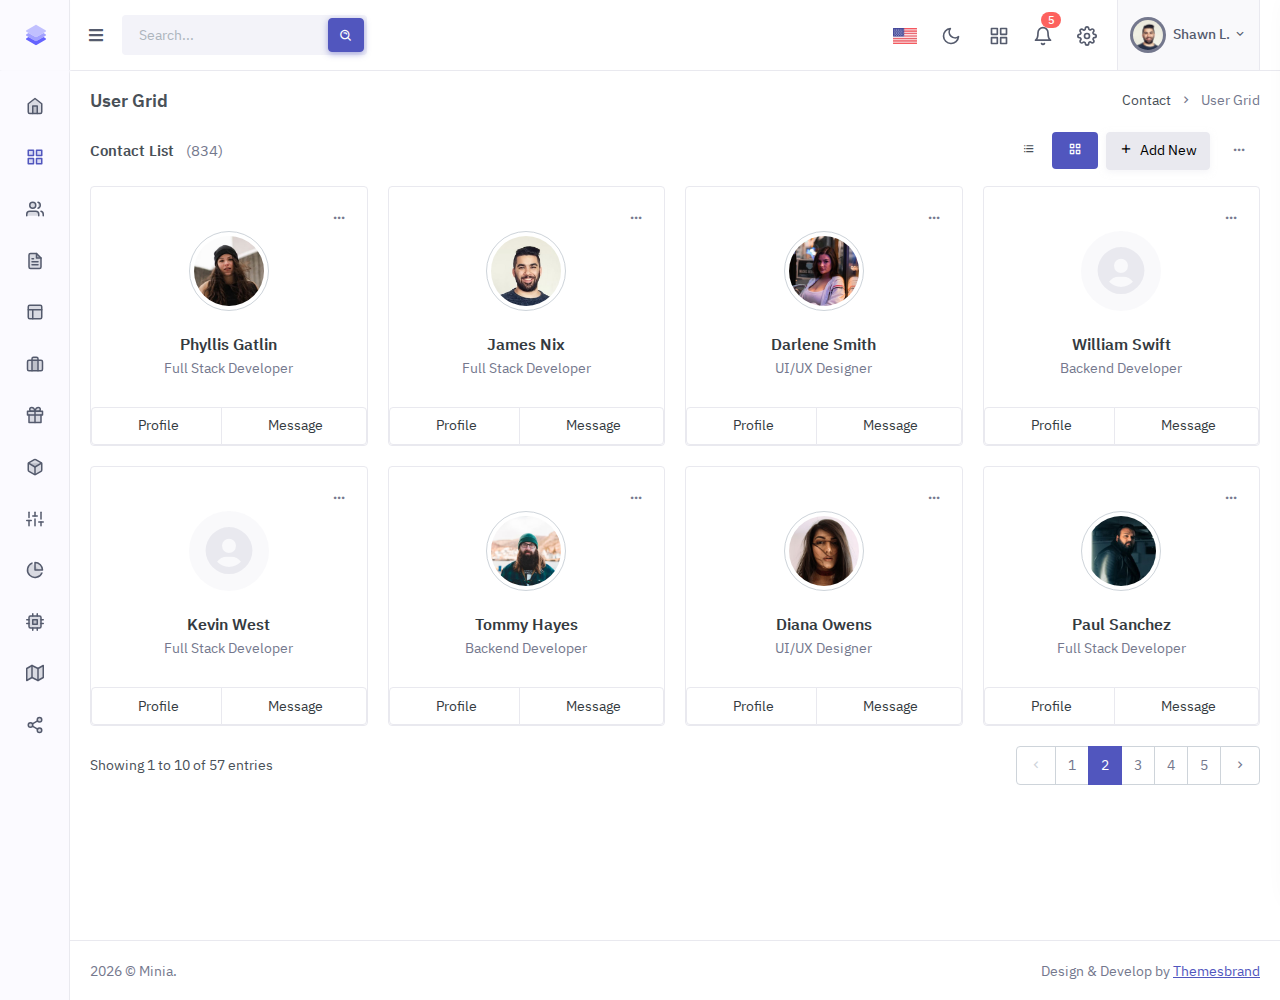
<file: docs/template/apps-contacts-grid.html>
<!doctype html>
<html lang="en">

    <head>
        
        <meta charset="utf-8">
        <title>User Grid | Minia - Minimal Admin & Dashboard Template</title>
        <meta name="viewport" content="width=device-width, initial-scale=1.0">
        <meta content="Premium Multipurpose Admin & Dashboard Template" name="description">
        <meta content="Themesbrand" name="author">

        <!-- preloader css -->
        <link rel="stylesheet" href="static/css/preloader.min.css" type="text/css">

        <!-- Bootstrap Css -->
        <link href="static/css/bootstrap.min.css" id="bootstrap-style" rel="stylesheet" type="text/css">
        <!-- Icons Css -->
        <link href="static/css/icons.min.css" rel="stylesheet" type="text/css">
        <!-- App Css-->
        <link href="static/css/app.min.css" id="app-style" rel="stylesheet" type="text/css">

    </head>

    <body>

    <!-- <body data-layout="horizontal"> -->

        <!-- Begin page -->
        <div id="layout-wrapper">

            
            <header id="page-topbar">
                <div class="navbar-header">
                    <div class="d-flex">
                        <!-- LOGO -->
                        <div class="navbar-brand-box">
                            <a href="index.html" class="logo logo-dark">
                                <span class="logo-sm">
                                    <img src="static/picture/logo-sm.svg" alt="" height="24">
                                </span>
                                <span class="logo-lg">
                                    <img src="static/picture/logo-sm.svg" alt="" height="24"> <span class="logo-txt">Minia</span>
                                </span>
                            </a>

                            <a href="index.html" class="logo logo-light">
                                <span class="logo-sm">
                                    <img src="static/picture/logo-sm.svg" alt="" height="24">
                                </span>
                                <span class="logo-lg">
                                    <img src="static/picture/logo-sm.svg" alt="" height="24"> <span class="logo-txt">Minia</span>
                                </span>
                            </a>
                        </div>

                        <button type="button" class="btn btn-sm px-3 font-size-16 header-item" id="vertical-menu-btn">
                            <i class="fa fa-fw fa-bars"></i>
                        </button>

                        <!-- App Search-->
                        <form class="app-search d-none d-lg-block">
                            <div class="position-relative">
                                <input type="text" class="form-control" placeholder="Search...">
                                <button class="btn btn-primary" type="button"><i class="bx bx-search-alt align-middle"></i></button>
                            </div>
                        </form>
                    </div>

                    <div class="d-flex">

                        <div class="dropdown d-inline-block d-lg-none ms-2">
                            <button type="button" class="btn header-item" id="page-header-search-dropdown" data-bs-toggle="dropdown" aria-haspopup="true" aria-expanded="false">
                                <i data-feather="search" class="icon-lg"></i>
                            </button>
                            <div class="dropdown-menu dropdown-menu-lg dropdown-menu-end p-0" aria-labelledby="page-header-search-dropdown">
        
                                <form class="p-3">
                                    <div class="form-group m-0">
                                        <div class="input-group">
                                            <input type="text" class="form-control" placeholder="Search ..." aria-label="Search Result">

                                            <button class="btn btn-primary" type="submit"><i class="mdi mdi-magnify"></i></button>
                                        </div>
                                    </div>
                                </form>
                            </div>
                        </div>

                        <div class="dropdown d-none d-sm-inline-block">
                            <button type="button" class="btn header-item" data-bs-toggle="dropdown" aria-haspopup="true" aria-expanded="false">
                                <img id="header-lang-img" src="static/picture/us.jpg" alt="Header Language" height="16">
                            </button>
                            <div class="dropdown-menu dropdown-menu-end">

                                <!-- item-->
                                <a href="javascript:void(0);" class="dropdown-item notify-item language" data-lang="en">
                                    <img src="static/picture/us.jpg" alt="user-image" class="me-1" height="12"> <span class="align-middle">English</span>
                                </a>
                                <!-- item-->
                                <a href="javascript:void(0);" class="dropdown-item notify-item language" data-lang="sp">
                                    <img src="static/picture/spain.jpg" alt="user-image" class="me-1" height="12"> <span class="align-middle">Spanish</span>
                                </a>

                                <!-- item-->
                                <a href="javascript:void(0);" class="dropdown-item notify-item language" data-lang="gr">
                                    <img src="static/picture/germany.jpg" alt="user-image" class="me-1" height="12"> <span class="align-middle">German</span>
                                </a>

                                <!-- item-->
                                <a href="javascript:void(0);" class="dropdown-item notify-item language" data-lang="it">
                                    <img src="static/picture/italy.jpg" alt="user-image" class="me-1" height="12"> <span class="align-middle">Italian</span>
                                </a>

                                <!-- item-->
                                <a href="javascript:void(0);" class="dropdown-item notify-item language" data-lang="ru">
                                    <img src="static/picture/russia.jpg" alt="user-image" class="me-1" height="12"> <span class="align-middle">Russian</span>
                                </a>
                            </div>
                        </div>

                        <div class="dropdown d-none d-sm-inline-block">
                            <button type="button" class="btn header-item" id="mode-setting-btn">
                                <i data-feather="moon" class="icon-lg layout-mode-dark"></i>
                                <i data-feather="sun" class="icon-lg layout-mode-light"></i>
                            </button>
                        </div>

                        <div class="dropdown d-none d-lg-inline-block ms-1">
                            <button type="button" class="btn header-item" data-bs-toggle="dropdown" aria-haspopup="true" aria-expanded="false">
                                <i data-feather="grid" class="icon-lg"></i>
                            </button>
                            <div class="dropdown-menu dropdown-menu-lg dropdown-menu-end">
                                <div class="p-2">
                                    <div class="row g-0">
                                        <div class="col">
                                            <a class="dropdown-icon-item" href="#">
                                                <img src="static/picture/github.png" alt="Github">
                                                <span>GitHub</span>
                                            </a>
                                        </div>
                                        <div class="col">
                                            <a class="dropdown-icon-item" href="#">
                                                <img src="static/picture/bitbucket.png" alt="bitbucket">
                                                <span>Bitbucket</span>
                                            </a>
                                        </div>
                                        <div class="col">
                                            <a class="dropdown-icon-item" href="#">
                                                <img src="static/picture/dribbble.png" alt="dribbble">
                                                <span>Dribbble</span>
                                            </a>
                                        </div>
                                    </div>

                                    <div class="row g-0">
                                        <div class="col">
                                            <a class="dropdown-icon-item" href="#">
                                                <img src="static/picture/dropbox.png" alt="dropbox">
                                                <span>Dropbox</span>
                                            </a>
                                        </div>
                                        <div class="col">
                                            <a class="dropdown-icon-item" href="#">
                                                <img src="static/picture/mail_chimp.png" alt="mail_chimp">
                                                <span>Mail Chimp</span>
                                            </a>
                                        </div>
                                        <div class="col">
                                            <a class="dropdown-icon-item" href="#">
                                                <img src="static/picture/slack.png" alt="slack">
                                                <span>Slack</span>
                                            </a>
                                        </div>
                                    </div>
                                </div>
                            </div>
                        </div>

                        <div class="dropdown d-inline-block">
                            <button type="button" class="btn header-item noti-icon position-relative" id="page-header-notifications-dropdown" data-bs-toggle="dropdown" aria-haspopup="true" aria-expanded="false">
                                <i data-feather="bell" class="icon-lg"></i>
                                <span class="badge bg-danger rounded-pill">5</span>
                            </button>
                            <div class="dropdown-menu dropdown-menu-lg dropdown-menu-end p-0" aria-labelledby="page-header-notifications-dropdown">
                                <div class="p-3">
                                    <div class="row align-items-center">
                                        <div class="col">
                                            <h6 class="m-0"> Notifications </h6>
                                        </div>
                                        <div class="col-auto">
                                            <a href="#!" class="small text-reset text-decoration-underline"> Unread (3)</a>
                                        </div>
                                    </div>
                                </div>
                                <div data-simplebar="" style="max-height: 230px;">
                                    <a href="#!" class="text-reset notification-item">
                                        <div class="d-flex">
                                            <div class="flex-shrink-0 me-3">
                                                <img src="static/picture/avatar-3.jpg" class="rounded-circle avatar-sm" alt="user-pic">
                                            </div>
                                            <div class="flex-grow-1">
                                                <h6 class="mb-1">James Lemire</h6>
                                                <div class="font-size-13 text-muted">
                                                    <p class="mb-1">It will seem like simplified English.</p>
                                                    <p class="mb-0"><i class="mdi mdi-clock-outline"></i> <span>1 hours ago</span></p>
                                                </div>
                                            </div>
                                        </div>
                                    </a>
                                    <a href="#!" class="text-reset notification-item">
                                        <div class="d-flex">
                                            <div class="flex-shrink-0 avatar-sm me-3">
                                                <span class="avatar-title bg-primary rounded-circle font-size-16">
                                                    <i class="bx bx-cart"></i>
                                                </span>
                                            </div>
                                            <div class="flex-grow-1">
                                                <h6 class="mb-1">Your order is placed</h6>
                                                <div class="font-size-13 text-muted">
                                                    <p class="mb-1">If several languages coalesce the grammar</p>
                                                    <p class="mb-0"><i class="mdi mdi-clock-outline"></i> <span>3 min ago</span></p>
                                                </div>
                                            </div>
                                        </div>
                                    </a>
                                    <a href="#!" class="text-reset notification-item">
                                        <div class="d-flex">
                                            <div class="flex-shrink-0 avatar-sm me-3">
                                                <span class="avatar-title bg-success rounded-circle font-size-16">
                                                    <i class="bx bx-badge-check"></i>
                                                </span>
                                            </div>
                                            <div class="flex-grow-1">
                                                <h6 class="mb-1">Your item is shipped</h6>
                                                <div class="font-size-13 text-muted">
                                                    <p class="mb-1">If several languages coalesce the grammar</p>
                                                    <p class="mb-0"><i class="mdi mdi-clock-outline"></i> <span>3 min ago</span></p>
                                                </div>
                                            </div>
                                        </div>
                                    </a>

                                    <a href="#!" class="text-reset notification-item">
                                        <div class="d-flex">
                                            <div class="flex-shrink-0 me-3">
                                                <img src="static/picture/avatar-6.jpg" class="rounded-circle avatar-sm" alt="user-pic">
                                            </div>
                                            <div class="flex-grow-1">
                                                <h6 class="mb-1">Salena Layfield</h6>
                                                <div class="font-size-13 text-muted">
                                                    <p class="mb-1">As a skeptical Cambridge friend of mine occidental.</p>
                                                    <p class="mb-0"><i class="mdi mdi-clock-outline"></i> <span>1 hours ago</span></p>
                                                </div>
                                            </div>
                                        </div>
                                    </a>
                                </div>
                                <div class="p-2 border-top d-grid">
                                    <a class="btn btn-sm btn-link font-size-14 text-center" href="javascript:void(0)">
                                        <i class="mdi mdi-arrow-right-circle me-1"></i> <span>View More..</span> 
                                    </a>
                                </div>
                            </div>
                        </div>

                        <div class="dropdown d-inline-block">
                            <button type="button" class="btn header-item right-bar-toggle me-2">
                                <i data-feather="settings" class="icon-lg"></i>
                            </button>
                        </div>

                        <div class="dropdown d-inline-block">
                            <button type="button" class="btn header-item bg-soft-light border-start border-end" id="page-header-user-dropdown" data-bs-toggle="dropdown" aria-haspopup="true" aria-expanded="false">
                                <img class="rounded-circle header-profile-user" src="static/picture/avatar-1.jpg" alt="Header Avatar">
                                <span class="d-none d-xl-inline-block ms-1 fw-medium">Shawn L.</span>
                                <i class="mdi mdi-chevron-down d-none d-xl-inline-block"></i>
                            </button>
                            <div class="dropdown-menu dropdown-menu-end">
                                <!-- item-->
                                <a class="dropdown-item" href="apps-contacts-profile.html"><i class="mdi mdi-face-profile font-size-16 align-middle me-1"></i> Profile</a>
                                <a class="dropdown-item" href="auth-lock-screen.html"><i class="mdi mdi-lock font-size-16 align-middle me-1"></i> Lock screen</a>
                                <div class="dropdown-divider"></div>
                                <a class="dropdown-item" href="auth-logout.html"><i class="mdi mdi-logout font-size-16 align-middle me-1"></i> Logout</a>
                            </div>
                        </div>

                    </div>
                </div>
            </header>

            <!-- ========== Left Sidebar Start ========== -->
            <div class="vertical-menu">

                <div data-simplebar="" class="h-100">

                    <!--- Sidemenu -->
                    <div id="sidebar-menu">
                        <!-- Left Menu Start -->
                        <ul class="metismenu list-unstyled" id="side-menu">
                            <li class="menu-title" data-key="t-menu">Menu</li>

                            <li>
                                <a href="index.html">
                                    <i data-feather="home"></i>
                                    <span data-key="t-dashboard">Dashboard</span>
                                </a>
                            </li>

                            <li>
                                <a href="javascript: void(0);" class="has-arrow">
                                    <i data-feather="grid"></i>
                                    <span data-key="t-apps">Apps</span>
                                </a>
                                <ul class="sub-menu" aria-expanded="false">
                                    <li>
                                        <a href="apps-calendar.html">
                                            <span data-key="t-calendar">Calendar</span>
                                        </a>
                                    </li>
        
                                    <li>
                                        <a href="apps-chat.html">
                                            <span data-key="t-chat">Chat</span>
                                        </a>
                                    </li>
        
                                    <li>
                                        <a href="javascript: void(0);" class="has-arrow">
                                            <span data-key="t-email">Email</span>
                                        </a>
                                        <ul class="sub-menu" aria-expanded="false">
                                            <li><a href="apps-email-inbox.html" data-key="t-inbox">Inbox</a></li>
                                            <li><a href="apps-email-read.html" data-key="t-read-email">Read Email</a></li>
                                        </ul>
                                    </li>
                                    <li>
                                        <a href="javascript: void(0);" class="has-arrow">
                                            <span data-key="t-invoices">Invoices</span>
                                        </a>
                                        <ul class="sub-menu" aria-expanded="false">
                                            <li><a href="apps-invoices-list.html" data-key="t-invoice-list">Invoice List</a></li>
                                            <li><a href="apps-invoices-detail.html" data-key="t-invoice-detail">Invoice Detail</a></li>
                                        </ul>
                                    </li>
                                    <li>
                                        <a href="javascript: void(0);" class="has-arrow">
                                            <span data-key="t-contacts">Contacts</span>
                                        </a>
                                        <ul class="sub-menu" aria-expanded="false">
                                            <li><a href="" data-key="t-user-grid">User Grid</a></li>
                                            <li><a href="apps-contacts-list.html" data-key="t-user-list">User List</a></li>
                                            <li><a href="apps-contacts-profile.html" data-key="t-profile">Profile</a></li>
                                        </ul>
                                    </li>
                                </ul>
                            </li>

                            <li>
                                <a href="javascript: void(0);" class="has-arrow">
                                    <i data-feather="users"></i>
                                    <span data-key="t-authentication">Authentication</span>
                                </a>
                                <ul class="sub-menu" aria-expanded="false">
                                    <li><a href="auth-login.html" data-key="t-login">Login</a></li>
                                    <li><a href="auth-register.html" data-key="t-register">Register</a></li>
                                    <li><a href="auth-recoverpw.html" data-key="t-recover-password">Recover Password</a></li>
                                    <li><a href="auth-lock-screen.html" data-key="t-lock-screen">Lock Screen</a></li>
                                    <li><a href="auth-logout.html" data-key="t-logout">Log Out</a></li>
                                    <li><a href="auth-confirm-mail.html" data-key="t-confirm-mail">Confirm Mail</a></li>
                                    <li><a href="auth-email-verification.html" data-key="t-email-verification">Email Verification</a></li>
                                    <li><a href="auth-two-step-verification.html" data-key="t-two-step-verification">Two Step Verification</a></li>
                                </ul>
                            </li>

                            <li>
                                <a href="javascript: void(0);" class="has-arrow">
                                    <i data-feather="file-text"></i>
                                    <span data-key="t-pages">Pages</span>
                                </a>
                                <ul class="sub-menu" aria-expanded="false">
                                    <li><a href="pages-starter.html" data-key="t-starter-page">Starter Page</a></li>
                                    <li><a href="pages-maintenance.html" data-key="t-maintenance">Maintenance</a></li>
                                    <li><a href="pages-comingsoon.html" data-key="t-coming-soon">Coming Soon</a></li>
                                    <li><a href="pages-timeline.html" data-key="t-timeline">Timeline</a></li>
                                    <li><a href="pages-faqs.html" data-key="t-faqs">FAQs</a></li>
                                    <li><a href="pages-pricing.html" data-key="t-pricing">Pricing</a></li>
                                    <li><a href="pages-404.html" data-key="t-error-404">Error 404</a></li>
                                    <li><a href="pages-500.html" data-key="t-error-500">Error 500</a></li>
                                </ul>
                            </li>

                            <li>
                                <a href="layouts-horizontal.html">
                                    <i data-feather="layout"></i>
                                    <span data-key="t-horizontal">Horizontal</span>
                                </a>
                            </li>

                            <li class="menu-title mt-2" data-key="t-components">Elements</li>

                            <li>
                                <a href="javascript: void(0);" class="has-arrow">
                                    <i data-feather="briefcase"></i>
                                    <span data-key="t-components">Components</span>
                                </a>
                                <ul class="sub-menu" aria-expanded="false">
                                    <li><a href="ui-alerts.html" data-key="t-alerts">Alerts</a></li>
                                    <li><a href="ui-buttons.html" data-key="t-buttons">Buttons</a></li>
                                    <li><a href="ui-cards.html" data-key="t-cards">Cards</a></li>
                                    <li><a href="ui-carousel.html" data-key="t-carousel">Carousel</a></li>
                                    <li><a href="ui-dropdowns.html" data-key="t-dropdowns">Dropdowns</a></li>
                                    <li><a href="ui-grid.html" data-key="t-grid">Grid</a></li>
                                    <li><a href="ui-images.html" data-key="t-images">Images</a></li>
                                    <li><a href="ui-modals.html" data-key="t-modals">Modals</a></li>
                                    <li><a href="ui-offcanvas.html" data-key="t-offcanvas">Offcanvas</a></li>
                                    <li><a href="ui-progressbars.html" data-key="t-progress-bars">Progress Bars</a></li>
                                    <li><a href="ui-tabs-accordions.html" data-key="t-tabs-accordions">Tabs & Accordions</a></li>
                                    <li><a href="ui-typography.html" data-key="t-typography">Typography</a></li>
                                    <li><a href="ui-video.html" data-key="t-video">Video</a></li>
                                    <li><a href="ui-general.html" data-key="t-general">General</a></li>
                                    <li><a href="ui-colors.html" data-key="t-colors">Colors</a></li>
                                </ul>
                            </li>

                            <li>
                                <a href="javascript: void(0);" class="has-arrow">
                                    <i data-feather="gift"></i>
                                    <span data-key="t-ui-elements">Extended</span>
                                </a>
                                <ul class="sub-menu" aria-expanded="false">
                                    <li><a href="extended-lightbox.html" data-key="t-lightbox">Lightbox</a></li>
                                    <li><a href="extended-rangeslider.html" data-key="t-range-slider">Range Slider</a></li>
                                    <li><a href="extended-sweet-alert.html" data-key="t-sweet-alert">SweetAlert 2</a></li>
                                    <li><a href="extended-session-timeout.html" data-key="t-session-timeout">Session Timeout</a></li>
                                    <li><a href="extended-rating.html" data-key="t-rating">Rating</a></li>
                                    <li><a href="extended-notifications.html" data-key="t-notifications">Notifications</a></li>
                                </ul>
                            </li>

                            <li>
                                <a href="javascript: void(0);">
                                    <i data-feather="box"></i>
                                    <span class="badge rounded-pill bg-soft-danger text-danger float-end">7</span>
                                    <span data-key="t-forms">Forms</span>
                                </a>
                                <ul class="sub-menu" aria-expanded="false">
                                    <li><a href="form-elements.html" data-key="t-form-elements">Basic Elements</a></li>
                                    <li><a href="form-validation.html" data-key="t-form-validation">Validation</a></li>
                                    <li><a href="form-advanced.html" data-key="t-form-advanced">Advanced Plugins</a></li>
                                    <li><a href="form-editors.html" data-key="t-form-editors">Editors</a></li>
                                    <li><a href="form-uploads.html" data-key="t-form-upload">File Upload</a></li>
                                    <li><a href="form-wizard.html" data-key="t-form-wizard">Wizard</a></li>
                                    <li><a href="form-mask.html" data-key="t-form-mask">Mask</a></li>
                                </ul>
                            </li>

                            <li>
                                <a href="javascript: void(0);" class="has-arrow">
                                    <i data-feather="sliders"></i>
                                    <span data-key="t-tables">Tables</span>
                                </a>
                                <ul class="sub-menu" aria-expanded="false">
                                    <li><a href="tables-basic.html" data-key="t-basic-tables">Bootstrap Basic</a></li>
                                    <li><a href="tables-datatable.html" data-key="t-data-tables">DataTables</a></li>
                                    <li><a href="tables-responsive.html" data-key="t-responsive-table">Responsive</a></li>
                                    <li><a href="tables-editable.html" data-key="t-editable-table">Editable</a></li>
                                </ul>
                            </li>

                            <li>
                                <a href="javascript: void(0);" class="has-arrow">
                                    <i data-feather="pie-chart"></i>
                                    <span data-key="t-charts">Charts</span>
                                </a>
                                <ul class="sub-menu" aria-expanded="false">
                                    <li><a href="charts-apex.html" data-key="t-apex-charts">Apexcharts</a></li>
                                    <li><a href="charts-echart.html" data-key="t-e-charts">Echarts</a></li>
                                    <li><a href="charts-chartjs.html" data-key="t-chartjs-charts">Chartjs</a></li>
                                    <li><a href="charts-knob.html" data-key="t-knob-charts">Jquery Knob</a></li>
                                    <li><a href="charts-sparkline.html" data-key="t-sparkline-charts">Sparkline</a></li>
                                </ul>
                            </li>

                            <li>
                                <a href="javascript: void(0);" class="has-arrow">
                                    <i data-feather="cpu"></i>
                                    <span data-key="t-icons">Icons</span>
                                </a>
                                <ul class="sub-menu" aria-expanded="false">
                                    <li><a href="icons-boxicons.html" data-key="t-boxicons">Boxicons</a></li>
                                    <li><a href="icons-materialdesign.html" data-key="t-material-design">Material Design</a></li>
                                    <li><a href="icons-dripicons.html" data-key="t-dripicons">Dripicons</a></li>
                                    <li><a href="icons-fontawesome.html" data-key="t-font-awesome">Font Awesome 5</a></li>
                                </ul>
                            </li>

                            <li>
                                <a href="javascript: void(0);" class="has-arrow">
                                    <i data-feather="map"></i>
                                    <span data-key="t-maps">Maps</span>
                                </a>
                                <ul class="sub-menu" aria-expanded="false">
                                    <li><a href="maps-google.html" data-key="t-g-maps">Google</a></li>
                                    <li><a href="maps-vector.html" data-key="t-v-maps">Vector</a></li>
                                    <li><a href="maps-leaflet.html" data-key="t-l-maps">Leaflet</a></li>
                                </ul>
                            </li>

                            <li>
                                <a href="javascript: void(0);" class="has-arrow">
                                    <i data-feather="share-2"></i>
                                    <span data-key="t-multi-level">Multi Level</span>
                                </a>
                                <ul class="sub-menu" aria-expanded="true">
                                    <li><a href="javascript: void(0);" data-key="t-level-1-1">Level 1.1</a></li>
                                    <li>
                                        <a href="javascript: void(0);" class="has-arrow" data-key="t-level-1-2">Level 1.2</a>
                                        <ul class="sub-menu" aria-expanded="true">
                                            <li><a href="javascript: void(0);" data-key="t-level-2-1">Level 2.1</a></li>
                                            <li><a href="javascript: void(0);" data-key="t-level-2-2">Level 2.2</a></li>
                                        </ul>
                                    </li>
                                </ul>
                            </li>

                        </ul>

                        <div class="card sidebar-alert border-0 text-center mx-4 mb-0 mt-5">
                            <div class="card-body">
                                <img src="static/picture/giftbox.png" alt="">
                                <div class="mt-4">
                                    <h5 class="alertcard-title font-size-16">Unlimited Access</h5>
                                    <p class="font-size-13">Upgrade your plan from a Free trial, to select ‘Business Plan’.</p>
                                    <a href="#!" class="btn btn-primary mt-2">Upgrade Now</a>
                                </div>
                            </div>
                        </div>
                    </div>
                    <!-- Sidebar -->
                </div>
            </div>
            <!-- Left Sidebar End -->

            

            <!-- ============================================================== -->
            <!-- Start right Content here -->
            <!-- ============================================================== -->
            <div class="main-content">

                <div class="page-content">
                    <div class="container-fluid">

                        <!-- start page title -->
                        <div class="row">
                            <div class="col-12">
                                <div class="page-title-box d-sm-flex align-items-center justify-content-between">
                                    <h4 class="mb-sm-0 font-size-18">User Grid</h4>

                                    <div class="page-title-right">
                                        <ol class="breadcrumb m-0">
                                            <li class="breadcrumb-item"><a href="javascript: void(0);">Contact</a></li>
                                            <li class="breadcrumb-item active">User Grid</li>
                                        </ol>
                                    </div>

                                </div>
                            </div>
                        </div>
                        <!-- end page title -->

                        <div class="row align-items-center">
                            <div class="col-md-6">
                                <div class="mb-3">
                                    <h5 class="card-title">Contact List <span class="text-muted fw-normal ms-2">(834)</span></h5>
                                </div>
                            </div>

                            <div class="col-md-6">
                                <div class="d-flex flex-wrap align-items-center justify-content-end gap-2 mb-3">
                                    <div>
                                        <ul class="nav nav-pills">
                                            <li class="nav-item">
                                                <a class="nav-link" href="apps-contacts-list.html" data-bs-toggle="tooltip" data-bs-placement="top" title="List"><i class="bx bx-list-ul"></i></a>
                                            </li>
                                            <li class="nav-item">
                                                <a class="nav-link active" href="" data-bs-toggle="tooltip" data-bs-placement="top" title="Grid"><i class="bx bx-grid-alt"></i></a>
                                            </li>
                                        </ul>
                                    </div>
                                    <div>
                                        <a href="#" class="btn btn-light"><i class="bx bx-plus me-1"></i> Add New</a>
                                    </div>
                                    
                                    <div class="dropdown">
                                        <a class="btn btn-link text-muted py-1 font-size-16 shadow-none dropdown-toggle" href="#" role="button" data-bs-toggle="dropdown" aria-expanded="false">
                                            <i class="bx bx-dots-horizontal-rounded"></i>
                                        </a>
                                      
                                        <ul class="dropdown-menu dropdown-menu-end">
                                            <li><a class="dropdown-item" href="#">Action</a></li>
                                            <li><a class="dropdown-item" href="#">Another action</a></li>
                                            <li><a class="dropdown-item" href="#">Something else here</a></li>
                                        </ul>
                                    </div>
                                </div>

                            </div>
                        </div>
                        <!-- end row -->

                        <div class="row">
                            <div class="col-xl-3 col-sm-6">
                                <div class="card text-center">
                                    <div class="card-body">
                                        <div class="dropdown text-end">
                                            <a class="text-muted dropdown-toggle font-size-16" href="#" role="button" data-bs-toggle="dropdown" aria-haspopup="true">
                                              <i class="bx bx-dots-horizontal-rounded"></i>
                                            </a>
                                          
                                            <div class="dropdown-menu dropdown-menu-end">
                                                <a class="dropdown-item" href="#">Edit</a>
                                                <a class="dropdown-item" href="#">Action</a>
                                                <a class="dropdown-item" href="#">Remove</a>
                                            </div>
                                        </div>
                                        
                                        <div class="mx-auto mb-4">
                                            <img src="static/picture/avatar-2.jpg" alt="" class="avatar-xl rounded-circle img-thumbnail">
                                        </div>
                                        <h5 class="font-size-16 mb-1"><a href="#" class="text-dark">Phyllis Gatlin</a></h5>
                                        <p class="text-muted mb-2">Full Stack Developer</p>
                                        
                                    </div>

                                    <div class="btn-group" role="group">
                                        <button type="button" class="btn btn-outline-light text-truncate"><i class="uil uil-user me-1"></i> Profile</button>
                                        <button type="button" class="btn btn-outline-light text-truncate"><i class="uil uil-envelope-alt me-1"></i> Message</button>

                                    </div>
                                </div>
                                <!-- end card -->
                            </div>
                            <!-- end col -->
                            <div class="col-xl-3 col-sm-6">
                                <div class="card text-center">
                                    <div class="card-body">
                                        <div class="dropdown text-end">
                                            <a class="text-muted dropdown-toggle font-size-16" href="#" role="button" data-bs-toggle="dropdown" aria-haspopup="true">
                                              <i class="bx bx-dots-horizontal-rounded"></i>
                                            </a>
                                          
                                            <div class="dropdown-menu dropdown-menu-end">
                                                <a class="dropdown-item" href="#">Edit</a>
                                                <a class="dropdown-item" href="#">Action</a>
                                                <a class="dropdown-item" href="#">Remove</a>
                                            </div>
                                        </div>
                                        
                                        <div class="mx-auto mb-4">
                                            <img src="static/picture/avatar-1.jpg" alt="" class="avatar-xl rounded-circle img-thumbnail">
                                        </div>
                                        <h5 class="font-size-16 mb-1"><a href="#" class="text-dark">James Nix</a></h5>
                                        <p class="text-muted mb-2">Full Stack Developer</p>
                                        
                                    </div>

                                    <div class="btn-group" role="group">
                                        <button type="button" class="btn btn-outline-light text-truncate"><i class="uil uil-user me-1"></i> Profile</button>
                                        <button type="button" class="btn btn-outline-light text-truncate"><i class="uil uil-envelope-alt me-1"></i> Message</button>

                                    </div>
                                </div>
                                <!-- end card -->
                            </div>
                            <!-- end col -->
                            <div class="col-xl-3 col-sm-6">
                                <div class="card text-center">
                                    <div class="card-body">
                                        <div class="dropdown text-end">
                                            <a class="text-muted dropdown-toggle font-size-16" href="#" role="button" data-bs-toggle="dropdown" aria-haspopup="true">
                                              <i class="bx bx-dots-horizontal-rounded"></i>
                                            </a>
                                          
                                            <div class="dropdown-menu dropdown-menu-end">
                                                <a class="dropdown-item" href="#">Edit</a>
                                                <a class="dropdown-item" href="#">Action</a>
                                                <a class="dropdown-item" href="#">Remove</a>
                                            </div>
                                        </div>
                                        
                                        <div class="mx-auto mb-4">
                                            <img src="static/picture/avatar-3.jpg" alt="" class="avatar-xl rounded-circle img-thumbnail">
                                        </div>
                                        <h5 class="font-size-16 mb-1"><a href="#" class="text-dark">Darlene Smith</a></h5>
                                        <p class="text-muted mb-2">UI/UX Designer</p>
                                        
                                    </div>

                                    <div class="btn-group" role="group">
                                        <button type="button" class="btn btn-outline-light text-truncate"><i class="uil uil-user me-1"></i> Profile</button>
                                        <button type="button" class="btn btn-outline-light text-truncate"><i class="uil uil-envelope-alt me-1"></i> Message</button>
                                    </div>
                                </div>
                                <!-- end card -->
                            </div>
                            <!-- end col -->
                            <div class="col-xl-3 col-sm-6">
                                <div class="card text-center">
                                    <div class="card-body">
                                        <div class="dropdown text-end">
                                            <a class="text-muted dropdown-toggle font-size-16" href="#" role="button" data-bs-toggle="dropdown" aria-haspopup="true">
                                              <i class="bx bx-dots-horizontal-rounded"></i>
                                            </a>
                                          
                                            <div class="dropdown-menu dropdown-menu-end">
                                                <a class="dropdown-item" href="#">Edit</a>
                                                <a class="dropdown-item" href="#">Action</a>
                                                <a class="dropdown-item" href="#">Remove</a>
                                            </div>
                                        </div>
                                        
                                        <div class="avatar-xl mx-auto mb-4">
                                            <div class="avatar-title bg-soft-light text-light display-4 m-0 rounded-circle">
                                                <i class="bx bxs-user-circle"></i>
                                            </div>
                                        </div>
                                        <h5 class="font-size-16 mb-1"><a href="#" class="text-dark">William Swift</a></h5>
                                        <p class="text-muted mb-2">Backend Developer</p>
                                        
                                    </div>

                                    <div class="btn-group" role="group">
                                        <button type="button" class="btn btn-outline-light text-truncate"><i class="uil uil-user me-1"></i> Profile</button>
                                        <button type="button" class="btn btn-outline-light text-truncate"><i class="uil uil-envelope-alt me-1"></i> Message</button>

                                    </div>
                                </div>
                                <!-- end card -->
                            </div>
                            <!-- end col -->

                            <div class="col-xl-3 col-sm-6">
                                <div class="card text-center">
                                    <div class="card-body">
                                        <div class="dropdown text-end">
                                            <a class="text-muted dropdown-toggle font-size-16" href="#" role="button" data-bs-toggle="dropdown" aria-haspopup="true">
                                              <i class="bx bx-dots-horizontal-rounded"></i>
                                            </a>
                                          
                                            <div class="dropdown-menu dropdown-menu-end">
                                                <a class="dropdown-item" href="#">Edit</a>
                                                <a class="dropdown-item" href="#">Action</a>
                                                <a class="dropdown-item" href="#">Remove</a>
                                            </div>
                                        </div>
                                        
                                        <div class="avatar-xl mx-auto mb-4">
                                            <div class="avatar-title bg-soft-light text-light display-4 m-0 rounded-circle">
                                                <i class="bx bxs-user-circle"></i>
                                            </div>
                                        </div>
                                        <h5 class="font-size-16 mb-1"><a href="#" class="text-dark">Kevin West</a></h5>
                                        <p class="text-muted mb-2">Full Stack Developer</p>
                                        
                                    </div>

                                    <div class="btn-group" role="group">
                                        <button type="button" class="btn btn-outline-light text-truncate"><i class="uil uil-user me-1"></i> Profile</button>
                                        <button type="button" class="btn btn-outline-light text-truncate"><i class="uil uil-envelope-alt me-1"></i> Message</button>

                                    </div>
                                </div>
                                <!-- end card -->
                            </div>
                            <!-- end col -->
                            <div class="col-xl-3 col-sm-6">
                                <div class="card text-center">
                                    <div class="card-body">
                                        <div class="dropdown text-end">
                                            <a class="text-muted dropdown-toggle font-size-16" href="#" role="button" data-bs-toggle="dropdown" aria-haspopup="true">
                                              <i class="bx bx-dots-horizontal-rounded"></i>
                                            </a>
                                          
                                            <div class="dropdown-menu dropdown-menu-end">
                                                <a class="dropdown-item" href="#">Edit</a>
                                                <a class="dropdown-item" href="#">Action</a>
                                                <a class="dropdown-item" href="#">Remove</a>
                                            </div>
                                        </div>
                                        
                                        <div class="mx-auto mb-4">
                                            <img src="static/picture/avatar-6.jpg" alt="" class="avatar-xl rounded-circle img-thumbnail">
                                        </div>
                                        <h5 class="font-size-16 mb-1"><a href="#" class="text-dark">Tommy Hayes</a></h5>
                                        <p class="text-muted mb-2">Backend Developer</p>
                                        
                                    </div>

                                    <div class="btn-group" role="group">
                                        <button type="button" class="btn btn-outline-light text-truncate"><i class="uil uil-user me-1"></i> Profile</button>
                                        <button type="button" class="btn btn-outline-light text-truncate"><i class="uil uil-envelope-alt me-1"></i> Message</button>

                                    </div>
                                </div>
                                <!-- end card -->
                            </div>
                            <!-- end col -->
                            <div class="col-xl-3 col-sm-6">
                                <div class="card text-center">
                                    <div class="card-body">
                                        <div class="dropdown text-end">
                                            <a class="text-muted dropdown-toggle font-size-16" href="#" role="button" data-bs-toggle="dropdown" aria-haspopup="true">
                                              <i class="bx bx-dots-horizontal-rounded"></i>
                                            </a>
                                          
                                            <div class="dropdown-menu dropdown-menu-end">
                                                <a class="dropdown-item" href="#">Edit</a>
                                                <a class="dropdown-item" href="#">Action</a>
                                                <a class="dropdown-item" href="#">Remove</a>
                                            </div>
                                        </div>
                                        
                                        <div class="mx-auto mb-4">
                                            <img src="static/picture/avatar-8.jpg" alt="" class="avatar-xl rounded-circle img-thumbnail">
                                        </div>
                                        <h5 class="font-size-16 mb-1"><a href="#" class="text-dark">Diana Owens</a></h5>
                                        <p class="text-muted mb-2">UI/UX Designer</p>
                                        
                                    </div>

                                    <div class="btn-group" role="group">
                                        <button type="button" class="btn btn-outline-light text-truncate"><i class="uil uil-user me-1"></i> Profile</button>
                                        <button type="button" class="btn btn-outline-light text-truncate"><i class="uil uil-envelope-alt me-1"></i> Message</button>
                                    </div>
                                </div>
                                <!-- end card -->
                            </div>
                            <!-- end col -->
                            <div class="col-xl-3 col-sm-6">
                                <div class="card text-center">
                                    <div class="card-body">
                                        <div class="dropdown text-end">
                                            <a class="text-muted dropdown-toggle font-size-16" href="#" role="button" data-bs-toggle="dropdown" aria-haspopup="true">
                                              <i class="bx bx-dots-horizontal-rounded"></i>
                                            </a>
                                          
                                            <div class="dropdown-menu dropdown-menu-end">
                                                <a class="dropdown-item" href="#">Edit</a>
                                                <a class="dropdown-item" href="#">Action</a>
                                                <a class="dropdown-item" href="#">Remove</a>
                                            </div>
                                        </div>
                                        
                                        <div class="mx-auto mb-4">
                                            <img src="static/picture/avatar-9.jpg" alt="" class="avatar-xl rounded-circle img-thumbnail">
                                        </div>
                                        <h5 class="font-size-16 mb-1"><a href="#" class="text-dark">Paul Sanchez</a></h5>
                                        <p class="text-muted mb-2">Full Stack Developer</p>
                                        
                                    </div>

                                    <div class="btn-group" role="group">
                                        <button type="button" class="btn btn-outline-light text-truncate"><i class="uil uil-user me-1"></i> Profile</button>
                                        <button type="button" class="btn btn-outline-light text-truncate"><i class="uil uil-envelope-alt me-1"></i> Message</button>

                                    </div>
                                </div>
                                <!-- end card -->
                            </div>
                            <!-- end col -->
                            
                        </div>
                        <!-- end row -->

                        <div class="row g-0 align-items-center mb-4">
                            <div class="col-sm-6">
                                <div>
                                    <p class="mb-sm-0">Showing 1 to 10 of 57 entries</p>
                                </div>
                            </div>
                            <div class="col-sm-6">
                                <div class="float-sm-end">
                                    <ul class="pagination mb-sm-0">
                                        <li class="page-item disabled">
                                            <a href="#" class="page-link"><i class="mdi mdi-chevron-left"></i></a>
                                        </li>
                                        <li class="page-item">
                                            <a href="#" class="page-link">1</a>
                                        </li>
                                        <li class="page-item active">
                                            <a href="#" class="page-link">2</a>
                                        </li>
                                        <li class="page-item">
                                            <a href="#" class="page-link">3</a>
                                        </li>
                                        <li class="page-item">
                                            <a href="#" class="page-link">4</a>
                                        </li>
                                        <li class="page-item">
                                            <a href="#" class="page-link">5</a>
                                        </li>
                                        <li class="page-item">
                                            <a href="#" class="page-link"><i class="mdi mdi-chevron-right"></i></a>
                                        </li>
                                    </ul>
                                </div>
                            </div>
                        </div>
                        <!-- end row -->
                        
                    </div> <!-- container-fluid -->
                </div>
                <!-- End Page-content -->

                
                <footer class="footer">
                    <div class="container-fluid">
                        <div class="row">
                            <div class="col-sm-6">
                                <script>document.write(new Date().getFullYear())</script> © Minia.
                            </div>
                            <div class="col-sm-6">
                                <div class="text-sm-end d-none d-sm-block">
                                    Design & Develop by <a href="#!" class="text-decoration-underline">Themesbrand</a>
                                </div>
                            </div>
                        </div>
                    </div>
                </footer>
            </div>
            <!-- end main content-->

        </div>
        <!-- END layout-wrapper -->

        
        <!-- Right Sidebar -->
        <div class="right-bar">
            <div data-simplebar="" class="h-100">
                <div class="rightbar-title d-flex align-items-center bg-dark p-3">

                    <h5 class="m-0 me-2 text-white">Theme Customizer</h5>

                    <a href="javascript:void(0);" class="right-bar-toggle ms-auto">
                        <i class="mdi mdi-close noti-icon"></i>
                    </a>
                </div>

                <!-- Settings -->
                <hr class="m-0">

                <div class="p-4">
                    <h6 class="mb-3">Layout</h6>
                    <div class="form-check form-check-inline">
                        <input class="form-check-input" type="radio" name="layout" id="layout-vertical" value="vertical">
                        <label class="form-check-label" for="layout-vertical">Vertical</label>
                    </div>
                    <div class="form-check form-check-inline">
                        <input class="form-check-input" type="radio" name="layout" id="layout-horizontal" value="horizontal">
                        <label class="form-check-label" for="layout-horizontal">Horizontal</label>
                    </div>

                    <h6 class="mt-4 mb-3 pt-2">Layout Mode</h6>

                    <div class="form-check form-check-inline">
                        <input class="form-check-input" type="radio" name="layout-mode" id="layout-mode-light" value="light">
                        <label class="form-check-label" for="layout-mode-light">Light</label>
                    </div>
                    <div class="form-check form-check-inline">
                        <input class="form-check-input" type="radio" name="layout-mode" id="layout-mode-dark" value="dark">
                        <label class="form-check-label" for="layout-mode-dark">Dark</label>
                    </div>

                    <h6 class="mt-4 mb-3 pt-2">Layout Width</h6>

                    <div class="form-check form-check-inline">
                        <input class="form-check-input" type="radio" name="layout-width" id="layout-width-fuild" value="fuild" onchange="document.body.setAttribute('data-layout-size', 'fluid')">
                        <label class="form-check-label" for="layout-width-fuild">Fluid</label>
                    </div>
                    <div class="form-check form-check-inline">
                        <input class="form-check-input" type="radio" name="layout-width" id="layout-width-boxed" value="boxed" onchange="document.body.setAttribute('data-layout-size', 'boxed')">
                        <label class="form-check-label" for="layout-width-boxed">Boxed</label>
                    </div>

                    <h6 class="mt-4 mb-3 pt-2">Layout Position</h6>

                    <div class="form-check form-check-inline">
                        <input class="form-check-input" type="radio" name="layout-position" id="layout-position-fixed" value="fixed" onchange="document.body.setAttribute('data-layout-scrollable', 'false')">
                        <label class="form-check-label" for="layout-position-fixed">Fixed</label>
                    </div>
                    <div class="form-check form-check-inline">
                        <input class="form-check-input" type="radio" name="layout-position" id="layout-position-scrollable" value="scrollable" onchange="document.body.setAttribute('data-layout-scrollable', 'true')">
                        <label class="form-check-label" for="layout-position-scrollable">Scrollable</label>
                    </div>

                    <h6 class="mt-4 mb-3 pt-2">Topbar Color</h6>

                    <div class="form-check form-check-inline">
                        <input class="form-check-input" type="radio" name="topbar-color" id="topbar-color-light" value="light" onchange="document.body.setAttribute('data-topbar', 'light')">
                        <label class="form-check-label" for="topbar-color-light">Light</label>
                    </div>
                    <div class="form-check form-check-inline">
                        <input class="form-check-input" type="radio" name="topbar-color" id="topbar-color-dark" value="dark" onchange="document.body.setAttribute('data-topbar', 'dark')">
                        <label class="form-check-label" for="topbar-color-dark">Dark</label>
                    </div>

                    <h6 class="mt-4 mb-3 pt-2 sidebar-setting">Sidebar Size</h6>

                    <div class="form-check sidebar-setting">
                        <input class="form-check-input" type="radio" name="sidebar-size" id="sidebar-size-default" value="default" onchange="document.body.setAttribute('data-sidebar-size', 'lg')">
                        <label class="form-check-label" for="sidebar-size-default">Default</label>
                    </div>
                    <div class="form-check sidebar-setting">
                        <input class="form-check-input" type="radio" name="sidebar-size" id="sidebar-size-compact" value="compact" onchange="document.body.setAttribute('data-sidebar-size', 'md')">
                        <label class="form-check-label" for="sidebar-size-compact">Compact</label>
                    </div>
                    <div class="form-check sidebar-setting">
                        <input class="form-check-input" type="radio" name="sidebar-size" id="sidebar-size-small" value="small" onchange="document.body.setAttribute('data-sidebar-size', 'sm')">
                        <label class="form-check-label" for="sidebar-size-small">Small (Icon View)</label>
                    </div>

                    <h6 class="mt-4 mb-3 pt-2 sidebar-setting">Sidebar Color</h6>

                    <div class="form-check sidebar-setting">
                        <input class="form-check-input" type="radio" name="sidebar-color" id="sidebar-color-light" value="light" onchange="document.body.setAttribute('data-sidebar', 'light')">
                        <label class="form-check-label" for="sidebar-color-light">Light</label>
                    </div>
                    <div class="form-check sidebar-setting">
                        <input class="form-check-input" type="radio" name="sidebar-color" id="sidebar-color-dark" value="dark" onchange="document.body.setAttribute('data-sidebar', 'dark')">
                        <label class="form-check-label" for="sidebar-color-dark">Dark</label>
                    </div>
                    <div class="form-check sidebar-setting">
                        <input class="form-check-input" type="radio" name="sidebar-color" id="sidebar-color-brand" value="brand" onchange="document.body.setAttribute('data-sidebar', 'brand')">
                        <label class="form-check-label" for="sidebar-color-brand">Brand</label>
                    </div>

                    <h6 class="mt-4 mb-3 pt-2">Direction</h6>

                    <div class="form-check form-check-inline">
                        <input class="form-check-input" type="radio" name="layout-direction" id="layout-direction-ltr" value="ltr">
                        <label class="form-check-label" for="layout-direction-ltr">LTR</label>
                    </div>
                    <div class="form-check form-check-inline">
                        <input class="form-check-input" type="radio" name="layout-direction" id="layout-direction-rtl" value="rtl">
                        <label class="form-check-label" for="layout-direction-rtl">RTL</label>
                    </div>

                </div>

            </div> <!-- end slimscroll-menu-->
        </div>
        <!-- /Right-bar -->

        <!-- Right bar overlay-->
        <div class="rightbar-overlay"></div>

        <!-- JAVASCRIPT -->
        <script src="static/js/jquery.min.js"></script>
        <script src="static/js/bootstrap.bundle.min.js"></script>
        <script src="static/js/metisMenu.min.js"></script>
        <script src="static/js/simplebar.min.js"></script>
        <script src="static/js/waves.min.js"></script>
        <script src="static/js/feather.min.js"></script>
        <!-- pace js -->
        <script src="static/js/pace.min.js"></script>

        <script src="static/js/app.js"></script>

    </body>
</html>
</file>
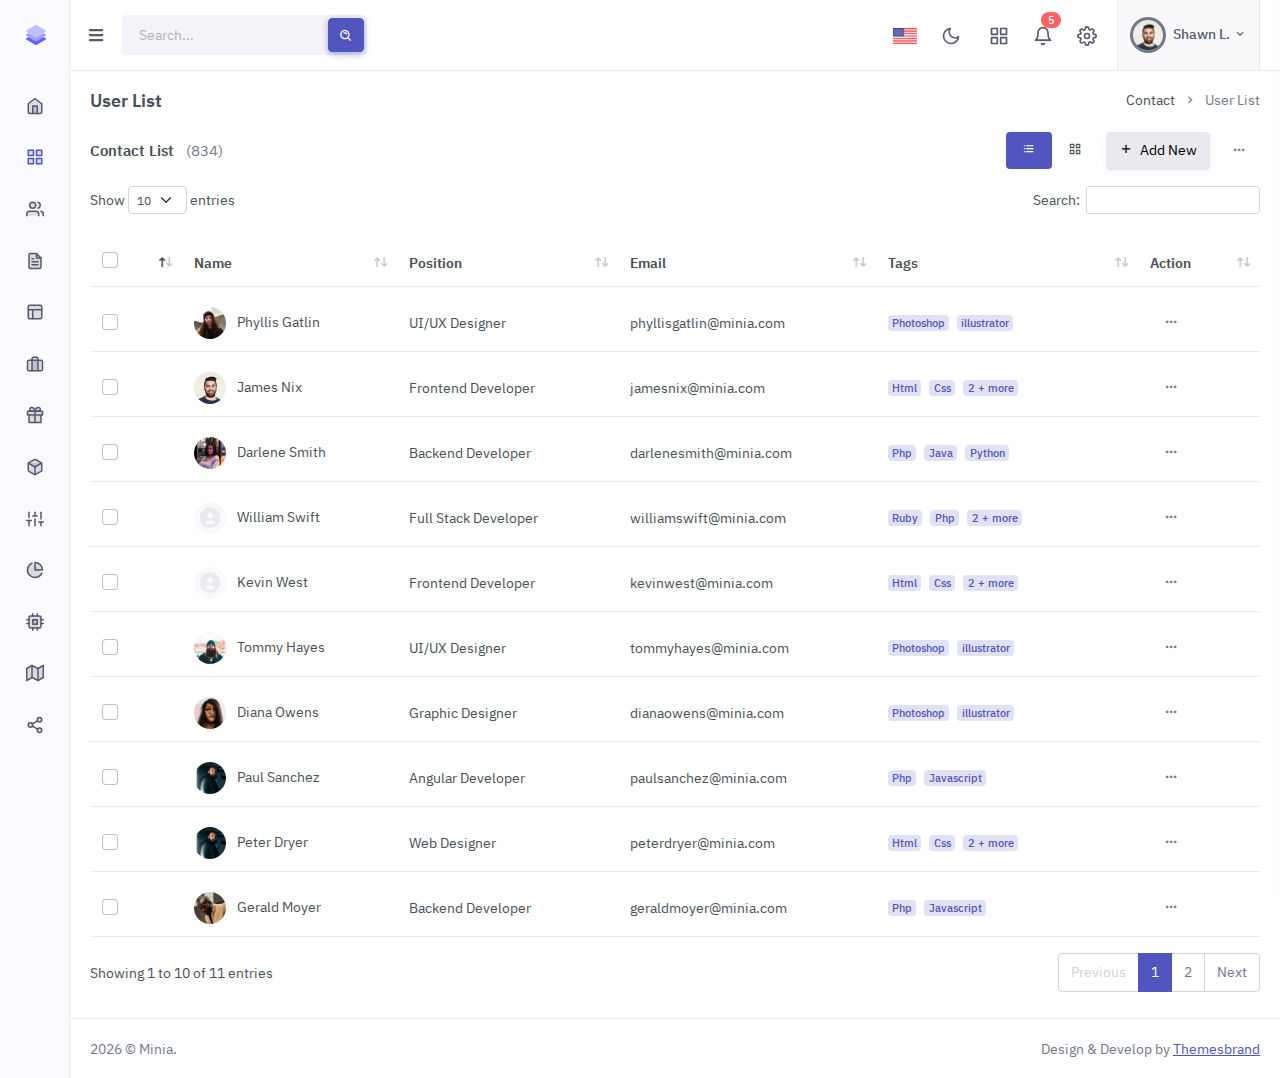
<file: docs/template/apps-contacts-list.html>
<!doctype html>
<html lang="en">

    <head>
        
        <meta charset="utf-8">
        <title>User List | Minia - Minimal Admin & Dashboard Template</title>
        <meta name="viewport" content="width=device-width, initial-scale=1.0">
        <meta content="Premium Multipurpose Admin & Dashboard Template" name="description">
        <meta content="Themesbrand" name="author">

        <!-- DataTables -->
        <link href="static/css/dataTables.bootstrap4.min.css" rel="stylesheet" type="text/css">

        <!-- Responsive datatable examples -->
        <link href="static/css/responsive.bootstrap4.min.css" rel="stylesheet" type="text/css">

        <!-- preloader css -->
        <link rel="stylesheet" href="static/css/preloader.min.css" type="text/css">

        <!-- Bootstrap Css -->
        <link href="static/css/bootstrap.min.css" id="bootstrap-style" rel="stylesheet" type="text/css">
        <!-- Icons Css -->
        <link href="static/css/icons.min.css" rel="stylesheet" type="text/css">
        <!-- App Css-->
        <link href="static/css/app.min.css" id="app-style" rel="stylesheet" type="text/css">

    </head>

    <body>

    <!-- <body data-layout="horizontal"> -->

        <!-- Begin page -->
        <div id="layout-wrapper">

            
            <header id="page-topbar">
                <div class="navbar-header">
                    <div class="d-flex">
                        <!-- LOGO -->
                        <div class="navbar-brand-box">
                            <a href="index.html" class="logo logo-dark">
                                <span class="logo-sm">
                                    <img src="static/picture/logo-sm.svg" alt="" height="24">
                                </span>
                                <span class="logo-lg">
                                    <img src="static/picture/logo-sm.svg" alt="" height="24"> <span class="logo-txt">Minia</span>
                                </span>
                            </a>

                            <a href="index.html" class="logo logo-light">
                                <span class="logo-sm">
                                    <img src="static/picture/logo-sm.svg" alt="" height="24">
                                </span>
                                <span class="logo-lg">
                                    <img src="static/picture/logo-sm.svg" alt="" height="24"> <span class="logo-txt">Minia</span>
                                </span>
                            </a>
                        </div>

                        <button type="button" class="btn btn-sm px-3 font-size-16 header-item" id="vertical-menu-btn">
                            <i class="fa fa-fw fa-bars"></i>
                        </button>

                        <!-- App Search-->
                        <form class="app-search d-none d-lg-block">
                            <div class="position-relative">
                                <input type="text" class="form-control" placeholder="Search...">
                                <button class="btn btn-primary" type="button"><i class="bx bx-search-alt align-middle"></i></button>
                            </div>
                        </form>
                    </div>

                    <div class="d-flex">

                        <div class="dropdown d-inline-block d-lg-none ms-2">
                            <button type="button" class="btn header-item" id="page-header-search-dropdown" data-bs-toggle="dropdown" aria-haspopup="true" aria-expanded="false">
                                <i data-feather="search" class="icon-lg"></i>
                            </button>
                            <div class="dropdown-menu dropdown-menu-lg dropdown-menu-end p-0" aria-labelledby="page-header-search-dropdown">
        
                                <form class="p-3">
                                    <div class="form-group m-0">
                                        <div class="input-group">
                                            <input type="text" class="form-control" placeholder="Search ..." aria-label="Search Result">

                                            <button class="btn btn-primary" type="submit"><i class="mdi mdi-magnify"></i></button>
                                        </div>
                                    </div>
                                </form>
                            </div>
                        </div>

                        <div class="dropdown d-none d-sm-inline-block">
                            <button type="button" class="btn header-item" data-bs-toggle="dropdown" aria-haspopup="true" aria-expanded="false">
                                <img id="header-lang-img" src="static/picture/us.jpg" alt="Header Language" height="16">
                            </button>
                            <div class="dropdown-menu dropdown-menu-end">

                                <!-- item-->
                                <a href="javascript:void(0);" class="dropdown-item notify-item language" data-lang="en">
                                    <img src="static/picture/us.jpg" alt="user-image" class="me-1" height="12"> <span class="align-middle">English</span>
                                </a>
                                <!-- item-->
                                <a href="javascript:void(0);" class="dropdown-item notify-item language" data-lang="sp">
                                    <img src="static/picture/spain.jpg" alt="user-image" class="me-1" height="12"> <span class="align-middle">Spanish</span>
                                </a>

                                <!-- item-->
                                <a href="javascript:void(0);" class="dropdown-item notify-item language" data-lang="gr">
                                    <img src="static/picture/germany.jpg" alt="user-image" class="me-1" height="12"> <span class="align-middle">German</span>
                                </a>

                                <!-- item-->
                                <a href="javascript:void(0);" class="dropdown-item notify-item language" data-lang="it">
                                    <img src="static/picture/italy.jpg" alt="user-image" class="me-1" height="12"> <span class="align-middle">Italian</span>
                                </a>

                                <!-- item-->
                                <a href="javascript:void(0);" class="dropdown-item notify-item language" data-lang="ru">
                                    <img src="static/picture/russia.jpg" alt="user-image" class="me-1" height="12"> <span class="align-middle">Russian</span>
                                </a>
                            </div>
                        </div>

                        <div class="dropdown d-none d-sm-inline-block">
                            <button type="button" class="btn header-item" id="mode-setting-btn">
                                <i data-feather="moon" class="icon-lg layout-mode-dark"></i>
                                <i data-feather="sun" class="icon-lg layout-mode-light"></i>
                            </button>
                        </div>

                        <div class="dropdown d-none d-lg-inline-block ms-1">
                            <button type="button" class="btn header-item" data-bs-toggle="dropdown" aria-haspopup="true" aria-expanded="false">
                                <i data-feather="grid" class="icon-lg"></i>
                            </button>
                            <div class="dropdown-menu dropdown-menu-lg dropdown-menu-end">
                                <div class="p-2">
                                    <div class="row g-0">
                                        <div class="col">
                                            <a class="dropdown-icon-item" href="#">
                                                <img src="static/picture/github.png" alt="Github">
                                                <span>GitHub</span>
                                            </a>
                                        </div>
                                        <div class="col">
                                            <a class="dropdown-icon-item" href="#">
                                                <img src="static/picture/bitbucket.png" alt="bitbucket">
                                                <span>Bitbucket</span>
                                            </a>
                                        </div>
                                        <div class="col">
                                            <a class="dropdown-icon-item" href="#">
                                                <img src="static/picture/dribbble.png" alt="dribbble">
                                                <span>Dribbble</span>
                                            </a>
                                        </div>
                                    </div>

                                    <div class="row g-0">
                                        <div class="col">
                                            <a class="dropdown-icon-item" href="#">
                                                <img src="static/picture/dropbox.png" alt="dropbox">
                                                <span>Dropbox</span>
                                            </a>
                                        </div>
                                        <div class="col">
                                            <a class="dropdown-icon-item" href="#">
                                                <img src="static/picture/mail_chimp.png" alt="mail_chimp">
                                                <span>Mail Chimp</span>
                                            </a>
                                        </div>
                                        <div class="col">
                                            <a class="dropdown-icon-item" href="#">
                                                <img src="static/picture/slack.png" alt="slack">
                                                <span>Slack</span>
                                            </a>
                                        </div>
                                    </div>
                                </div>
                            </div>
                        </div>

                        <div class="dropdown d-inline-block">
                            <button type="button" class="btn header-item noti-icon position-relative" id="page-header-notifications-dropdown" data-bs-toggle="dropdown" aria-haspopup="true" aria-expanded="false">
                                <i data-feather="bell" class="icon-lg"></i>
                                <span class="badge bg-danger rounded-pill">5</span>
                            </button>
                            <div class="dropdown-menu dropdown-menu-lg dropdown-menu-end p-0" aria-labelledby="page-header-notifications-dropdown">
                                <div class="p-3">
                                    <div class="row align-items-center">
                                        <div class="col">
                                            <h6 class="m-0"> Notifications </h6>
                                        </div>
                                        <div class="col-auto">
                                            <a href="#!" class="small text-reset text-decoration-underline"> Unread (3)</a>
                                        </div>
                                    </div>
                                </div>
                                <div data-simplebar="" style="max-height: 230px;">
                                    <a href="#!" class="text-reset notification-item">
                                        <div class="d-flex">
                                            <div class="flex-shrink-0 me-3">
                                                <img src="static/picture/avatar-3.jpg" class="rounded-circle avatar-sm" alt="user-pic">
                                            </div>
                                            <div class="flex-grow-1">
                                                <h6 class="mb-1">James Lemire</h6>
                                                <div class="font-size-13 text-muted">
                                                    <p class="mb-1">It will seem like simplified English.</p>
                                                    <p class="mb-0"><i class="mdi mdi-clock-outline"></i> <span>1 hours ago</span></p>
                                                </div>
                                            </div>
                                        </div>
                                    </a>
                                    <a href="#!" class="text-reset notification-item">
                                        <div class="d-flex">
                                            <div class="flex-shrink-0 avatar-sm me-3">
                                                <span class="avatar-title bg-primary rounded-circle font-size-16">
                                                    <i class="bx bx-cart"></i>
                                                </span>
                                            </div>
                                            <div class="flex-grow-1">
                                                <h6 class="mb-1">Your order is placed</h6>
                                                <div class="font-size-13 text-muted">
                                                    <p class="mb-1">If several languages coalesce the grammar</p>
                                                    <p class="mb-0"><i class="mdi mdi-clock-outline"></i> <span>3 min ago</span></p>
                                                </div>
                                            </div>
                                        </div>
                                    </a>
                                    <a href="#!" class="text-reset notification-item">
                                        <div class="d-flex">
                                            <div class="flex-shrink-0 avatar-sm me-3">
                                                <span class="avatar-title bg-success rounded-circle font-size-16">
                                                    <i class="bx bx-badge-check"></i>
                                                </span>
                                            </div>
                                            <div class="flex-grow-1">
                                                <h6 class="mb-1">Your item is shipped</h6>
                                                <div class="font-size-13 text-muted">
                                                    <p class="mb-1">If several languages coalesce the grammar</p>
                                                    <p class="mb-0"><i class="mdi mdi-clock-outline"></i> <span>3 min ago</span></p>
                                                </div>
                                            </div>
                                        </div>
                                    </a>

                                    <a href="#!" class="text-reset notification-item">
                                        <div class="d-flex">
                                            <div class="flex-shrink-0 me-3">
                                                <img src="static/picture/avatar-6.jpg" class="rounded-circle avatar-sm" alt="user-pic">
                                            </div>
                                            <div class="flex-grow-1">
                                                <h6 class="mb-1">Salena Layfield</h6>
                                                <div class="font-size-13 text-muted">
                                                    <p class="mb-1">As a skeptical Cambridge friend of mine occidental.</p>
                                                    <p class="mb-0"><i class="mdi mdi-clock-outline"></i> <span>1 hours ago</span></p>
                                                </div>
                                            </div>
                                        </div>
                                    </a>
                                </div>
                                <div class="p-2 border-top d-grid">
                                    <a class="btn btn-sm btn-link font-size-14 text-center" href="javascript:void(0)">
                                        <i class="mdi mdi-arrow-right-circle me-1"></i> <span>View More..</span> 
                                    </a>
                                </div>
                            </div>
                        </div>

                        <div class="dropdown d-inline-block">
                            <button type="button" class="btn header-item right-bar-toggle me-2">
                                <i data-feather="settings" class="icon-lg"></i>
                            </button>
                        </div>

                        <div class="dropdown d-inline-block">
                            <button type="button" class="btn header-item bg-soft-light border-start border-end" id="page-header-user-dropdown" data-bs-toggle="dropdown" aria-haspopup="true" aria-expanded="false">
                                <img class="rounded-circle header-profile-user" src="static/picture/avatar-1.jpg" alt="Header Avatar">
                                <span class="d-none d-xl-inline-block ms-1 fw-medium">Shawn L.</span>
                                <i class="mdi mdi-chevron-down d-none d-xl-inline-block"></i>
                            </button>
                            <div class="dropdown-menu dropdown-menu-end">
                                <!-- item-->
                                <a class="dropdown-item" href="apps-contacts-profile.html"><i class="mdi mdi-face-profile font-size-16 align-middle me-1"></i> Profile</a>
                                <a class="dropdown-item" href="auth-lock-screen.html"><i class="mdi mdi-lock font-size-16 align-middle me-1"></i> Lock screen</a>
                                <div class="dropdown-divider"></div>
                                <a class="dropdown-item" href="auth-logout.html"><i class="mdi mdi-logout font-size-16 align-middle me-1"></i> Logout</a>
                            </div>
                        </div>

                    </div>
                </div>
            </header>

            <!-- ========== Left Sidebar Start ========== -->
            <div class="vertical-menu">

                <div data-simplebar="" class="h-100">

                    <!--- Sidemenu -->
                    <div id="sidebar-menu">
                        <!-- Left Menu Start -->
                        <ul class="metismenu list-unstyled" id="side-menu">
                            <li class="menu-title" data-key="t-menu">Menu</li>

                            <li>
                                <a href="index.html">
                                    <i data-feather="home"></i>
                                    <span data-key="t-dashboard">Dashboard</span>
                                </a>
                            </li>

                            <li>
                                <a href="javascript: void(0);" class="has-arrow">
                                    <i data-feather="grid"></i>
                                    <span data-key="t-apps">Apps</span>
                                </a>
                                <ul class="sub-menu" aria-expanded="false">
                                    <li>
                                        <a href="apps-calendar.html">
                                            <span data-key="t-calendar">Calendar</span>
                                        </a>
                                    </li>
        
                                    <li>
                                        <a href="apps-chat.html">
                                            <span data-key="t-chat">Chat</span>
                                        </a>
                                    </li>
        
                                    <li>
                                        <a href="javascript: void(0);" class="has-arrow">
                                            <span data-key="t-email">Email</span>
                                        </a>
                                        <ul class="sub-menu" aria-expanded="false">
                                            <li><a href="apps-email-inbox.html" data-key="t-inbox">Inbox</a></li>
                                            <li><a href="apps-email-read.html" data-key="t-read-email">Read Email</a></li>
                                        </ul>
                                    </li>
                                    <li>
                                        <a href="javascript: void(0);" class="has-arrow">
                                            <span data-key="t-invoices">Invoices</span>
                                        </a>
                                        <ul class="sub-menu" aria-expanded="false">
                                            <li><a href="apps-invoices-list.html" data-key="t-invoice-list">Invoice List</a></li>
                                            <li><a href="apps-invoices-detail.html" data-key="t-invoice-detail">Invoice Detail</a></li>
                                        </ul>
                                    </li>
                                    <li>
                                        <a href="javascript: void(0);" class="has-arrow">
                                            <span data-key="t-contacts">Contacts</span>
                                        </a>
                                        <ul class="sub-menu" aria-expanded="false">
                                            <li><a href="apps-contacts-grid.html" data-key="t-user-grid">User Grid</a></li>
                                            <li><a href="" data-key="t-user-list">User List</a></li>
                                            <li><a href="apps-contacts-profile.html" data-key="t-profile">Profile</a></li>
                                        </ul>
                                    </li>
                                </ul>
                            </li>

                            <li>
                                <a href="javascript: void(0);" class="has-arrow">
                                    <i data-feather="users"></i>
                                    <span data-key="t-authentication">Authentication</span>
                                </a>
                                <ul class="sub-menu" aria-expanded="false">
                                    <li><a href="auth-login.html" data-key="t-login">Login</a></li>
                                    <li><a href="auth-register.html" data-key="t-register">Register</a></li>
                                    <li><a href="auth-recoverpw.html" data-key="t-recover-password">Recover Password</a></li>
                                    <li><a href="auth-lock-screen.html" data-key="t-lock-screen">Lock Screen</a></li>
                                    <li><a href="auth-logout.html" data-key="t-logout">Log Out</a></li>
                                    <li><a href="auth-confirm-mail.html" data-key="t-confirm-mail">Confirm Mail</a></li>
                                    <li><a href="auth-email-verification.html" data-key="t-email-verification">Email Verification</a></li>
                                    <li><a href="auth-two-step-verification.html" data-key="t-two-step-verification">Two Step Verification</a></li>
                                </ul>
                            </li>

                            <li>
                                <a href="javascript: void(0);" class="has-arrow">
                                    <i data-feather="file-text"></i>
                                    <span data-key="t-pages">Pages</span>
                                </a>
                                <ul class="sub-menu" aria-expanded="false">
                                    <li><a href="pages-starter.html" data-key="t-starter-page">Starter Page</a></li>
                                    <li><a href="pages-maintenance.html" data-key="t-maintenance">Maintenance</a></li>
                                    <li><a href="pages-comingsoon.html" data-key="t-coming-soon">Coming Soon</a></li>
                                    <li><a href="pages-timeline.html" data-key="t-timeline">Timeline</a></li>
                                    <li><a href="pages-faqs.html" data-key="t-faqs">FAQs</a></li>
                                    <li><a href="pages-pricing.html" data-key="t-pricing">Pricing</a></li>
                                    <li><a href="pages-404.html" data-key="t-error-404">Error 404</a></li>
                                    <li><a href="pages-500.html" data-key="t-error-500">Error 500</a></li>
                                </ul>
                            </li>

                            <li>
                                <a href="layouts-horizontal.html">
                                    <i data-feather="layout"></i>
                                    <span data-key="t-horizontal">Horizontal</span>
                                </a>
                            </li>

                            <li class="menu-title mt-2" data-key="t-components">Elements</li>

                            <li>
                                <a href="javascript: void(0);" class="has-arrow">
                                    <i data-feather="briefcase"></i>
                                    <span data-key="t-components">Components</span>
                                </a>
                                <ul class="sub-menu" aria-expanded="false">
                                    <li><a href="ui-alerts.html" data-key="t-alerts">Alerts</a></li>
                                    <li><a href="ui-buttons.html" data-key="t-buttons">Buttons</a></li>
                                    <li><a href="ui-cards.html" data-key="t-cards">Cards</a></li>
                                    <li><a href="ui-carousel.html" data-key="t-carousel">Carousel</a></li>
                                    <li><a href="ui-dropdowns.html" data-key="t-dropdowns">Dropdowns</a></li>
                                    <li><a href="ui-grid.html" data-key="t-grid">Grid</a></li>
                                    <li><a href="ui-images.html" data-key="t-images">Images</a></li>
                                    <li><a href="ui-modals.html" data-key="t-modals">Modals</a></li>
                                    <li><a href="ui-offcanvas.html" data-key="t-offcanvas">Offcanvas</a></li>
                                    <li><a href="ui-progressbars.html" data-key="t-progress-bars">Progress Bars</a></li>
                                    <li><a href="ui-tabs-accordions.html" data-key="t-tabs-accordions">Tabs & Accordions</a></li>
                                    <li><a href="ui-typography.html" data-key="t-typography">Typography</a></li>
                                    <li><a href="ui-video.html" data-key="t-video">Video</a></li>
                                    <li><a href="ui-general.html" data-key="t-general">General</a></li>
                                    <li><a href="ui-colors.html" data-key="t-colors">Colors</a></li>
                                </ul>
                            </li>

                            <li>
                                <a href="javascript: void(0);" class="has-arrow">
                                    <i data-feather="gift"></i>
                                    <span data-key="t-ui-elements">Extended</span>
                                </a>
                                <ul class="sub-menu" aria-expanded="false">
                                    <li><a href="extended-lightbox.html" data-key="t-lightbox">Lightbox</a></li>
                                    <li><a href="extended-rangeslider.html" data-key="t-range-slider">Range Slider</a></li>
                                    <li><a href="extended-sweet-alert.html" data-key="t-sweet-alert">SweetAlert 2</a></li>
                                    <li><a href="extended-session-timeout.html" data-key="t-session-timeout">Session Timeout</a></li>
                                    <li><a href="extended-rating.html" data-key="t-rating">Rating</a></li>
                                    <li><a href="extended-notifications.html" data-key="t-notifications">Notifications</a></li>
                                </ul>
                            </li>

                            <li>
                                <a href="javascript: void(0);">
                                    <i data-feather="box"></i>
                                    <span class="badge rounded-pill bg-soft-danger text-danger float-end">7</span>
                                    <span data-key="t-forms">Forms</span>
                                </a>
                                <ul class="sub-menu" aria-expanded="false">
                                    <li><a href="form-elements.html" data-key="t-form-elements">Basic Elements</a></li>
                                    <li><a href="form-validation.html" data-key="t-form-validation">Validation</a></li>
                                    <li><a href="form-advanced.html" data-key="t-form-advanced">Advanced Plugins</a></li>
                                    <li><a href="form-editors.html" data-key="t-form-editors">Editors</a></li>
                                    <li><a href="form-uploads.html" data-key="t-form-upload">File Upload</a></li>
                                    <li><a href="form-wizard.html" data-key="t-form-wizard">Wizard</a></li>
                                    <li><a href="form-mask.html" data-key="t-form-mask">Mask</a></li>
                                </ul>
                            </li>

                            <li>
                                <a href="javascript: void(0);" class="has-arrow">
                                    <i data-feather="sliders"></i>
                                    <span data-key="t-tables">Tables</span>
                                </a>
                                <ul class="sub-menu" aria-expanded="false">
                                    <li><a href="tables-basic.html" data-key="t-basic-tables">Bootstrap Basic</a></li>
                                    <li><a href="tables-datatable.html" data-key="t-data-tables">DataTables</a></li>
                                    <li><a href="tables-responsive.html" data-key="t-responsive-table">Responsive</a></li>
                                    <li><a href="tables-editable.html" data-key="t-editable-table">Editable</a></li>
                                </ul>
                            </li>

                            <li>
                                <a href="javascript: void(0);" class="has-arrow">
                                    <i data-feather="pie-chart"></i>
                                    <span data-key="t-charts">Charts</span>
                                </a>
                                <ul class="sub-menu" aria-expanded="false">
                                    <li><a href="charts-apex.html" data-key="t-apex-charts">Apexcharts</a></li>
                                    <li><a href="charts-echart.html" data-key="t-e-charts">Echarts</a></li>
                                    <li><a href="charts-chartjs.html" data-key="t-chartjs-charts">Chartjs</a></li>
                                    <li><a href="charts-knob.html" data-key="t-knob-charts">Jquery Knob</a></li>
                                    <li><a href="charts-sparkline.html" data-key="t-sparkline-charts">Sparkline</a></li>
                                </ul>
                            </li>

                            <li>
                                <a href="javascript: void(0);" class="has-arrow">
                                    <i data-feather="cpu"></i>
                                    <span data-key="t-icons">Icons</span>
                                </a>
                                <ul class="sub-menu" aria-expanded="false">
                                    <li><a href="icons-boxicons.html" data-key="t-boxicons">Boxicons</a></li>
                                    <li><a href="icons-materialdesign.html" data-key="t-material-design">Material Design</a></li>
                                    <li><a href="icons-dripicons.html" data-key="t-dripicons">Dripicons</a></li>
                                    <li><a href="icons-fontawesome.html" data-key="t-font-awesome">Font Awesome 5</a></li>
                                </ul>
                            </li>

                            <li>
                                <a href="javascript: void(0);" class="has-arrow">
                                    <i data-feather="map"></i>
                                    <span data-key="t-maps">Maps</span>
                                </a>
                                <ul class="sub-menu" aria-expanded="false">
                                    <li><a href="maps-google.html" data-key="t-g-maps">Google</a></li>
                                    <li><a href="maps-vector.html" data-key="t-v-maps">Vector</a></li>
                                    <li><a href="maps-leaflet.html" data-key="t-l-maps">Leaflet</a></li>
                                </ul>
                            </li>

                            <li>
                                <a href="javascript: void(0);" class="has-arrow">
                                    <i data-feather="share-2"></i>
                                    <span data-key="t-multi-level">Multi Level</span>
                                </a>
                                <ul class="sub-menu" aria-expanded="true">
                                    <li><a href="javascript: void(0);" data-key="t-level-1-1">Level 1.1</a></li>
                                    <li>
                                        <a href="javascript: void(0);" class="has-arrow" data-key="t-level-1-2">Level 1.2</a>
                                        <ul class="sub-menu" aria-expanded="true">
                                            <li><a href="javascript: void(0);" data-key="t-level-2-1">Level 2.1</a></li>
                                            <li><a href="javascript: void(0);" data-key="t-level-2-2">Level 2.2</a></li>
                                        </ul>
                                    </li>
                                </ul>
                            </li>

                        </ul>

                        <div class="card sidebar-alert border-0 text-center mx-4 mb-0 mt-5">
                            <div class="card-body">
                                <img src="static/picture/giftbox.png" alt="">
                                <div class="mt-4">
                                    <h5 class="alertcard-title font-size-16">Unlimited Access</h5>
                                    <p class="font-size-13">Upgrade your plan from a Free trial, to select ‘Business Plan’.</p>
                                    <a href="#!" class="btn btn-primary mt-2">Upgrade Now</a>
                                </div>
                            </div>
                        </div>
                    </div>
                    <!-- Sidebar -->
                </div>
            </div>
            <!-- Left Sidebar End -->

            

            <!-- ============================================================== -->
            <!-- Start right Content here -->
            <!-- ============================================================== -->
            <div class="main-content">

                <div class="page-content">
                    <div class="container-fluid">

                        <!-- start page title -->
                        <div class="row">
                            <div class="col-12">
                                <div class="page-title-box d-sm-flex align-items-center justify-content-between">
                                    <h4 class="mb-sm-0 font-size-18">User List</h4>

                                    <div class="page-title-right">
                                        <ol class="breadcrumb m-0">
                                            <li class="breadcrumb-item"><a href="javascript: void(0);">Contact</a></li>
                                            <li class="breadcrumb-item active">User List</li>
                                        </ol>
                                    </div>

                                </div>
                            </div>
                        </div>
                        <!-- end page title -->

                        <div class="row align-items-center">
                            <div class="col-md-6">
                                <div class="mb-3">
                                    <h5 class="card-title">Contact List <span class="text-muted fw-normal ms-2">(834)</span></h5>
                                </div>
                            </div>

                            <div class="col-md-6">
                                <div class="d-flex flex-wrap align-items-center justify-content-end gap-2 mb-3">
                                    <div>
                                        <ul class="nav nav-pills">
                                            <li class="nav-item">
                                                <a class="nav-link active" href="" data-bs-toggle="tooltip" data-bs-placement="top" title="List"><i class="bx bx-list-ul"></i></a>
                                            </li>
                                            <li class="nav-item">
                                                <a class="nav-link" href="apps-contacts-grid.html" data-bs-toggle="tooltip" data-bs-placement="top" title="Grid"><i class="bx bx-grid-alt"></i></a>
                                            </li>
                                        </ul>
                                    </div>
                                    <div>
                                        <a href="#" class="btn btn-light"><i class="bx bx-plus me-1"></i> Add New</a>
                                    </div>
                                    
                                    <div class="dropdown">
                                        <a class="btn btn-link text-muted py-1 font-size-16 shadow-none dropdown-toggle" href="#" role="button" data-bs-toggle="dropdown" aria-expanded="false">
                                            <i class="bx bx-dots-horizontal-rounded"></i>
                                        </a>
                                      
                                        <ul class="dropdown-menu dropdown-menu-end">
                                            <li><a class="dropdown-item" href="#">Action</a></li>
                                            <li><a class="dropdown-item" href="#">Another action</a></li>
                                            <li><a class="dropdown-item" href="#">Something else here</a></li>
                                        </ul>
                                    </div>
                                </div>

                            </div>
                        </div>
                        <!-- end row -->

                        <div class="table-responsive mb-4">
                            <table class="table align-middle datatable dt-responsive table-check nowrap" style="border-collapse: collapse; border-spacing: 0 8px; width: 100%;">
                                <thead>
                                  <tr>
                                    <th scope="col" style="width: 50px;">
                                        <div class="form-check font-size-16">
                                            <input type="checkbox" class="form-check-input" id="checkAll">
                                            <label class="form-check-label" for="checkAll"></label>
                                        </div>
                                    </th>
                                    <th scope="col">Name</th>
                                    <th scope="col">Position</th>
                                    <th scope="col">Email</th>
                                    <th scope="col">Tags</th>
                                    <th style="width: 80px; min-width: 80px;">Action</th>
                                  </tr>
                                </thead>
                                <tbody>
                                    <tr>
                                        <th scope="row">
                                            <div class="form-check font-size-16">
                                                <input type="checkbox" class="form-check-input" id="contacusercheck1">
                                                <label class="form-check-label" for="contacusercheck1"></label>
                                            </div>
                                        </th>
                                        <td>
                                            <img src="static/picture/avatar-2.jpg" alt="" class="avatar-sm rounded-circle me-2">
                                            <a href="#" class="text-body">Phyllis Gatlin</a>
                                        </td>
                                        <td>UI/UX Designer</td>
                                        <td>phyllisgatlin@minia.com</td>
                                        <td>
                                            <div class="d-flex gap-2">
                                                <a href="#" class="badge badge-soft-primary">Photoshop</a>
                                                <a href="#" class="badge badge-soft-primary">illustrator</a>
                                            </div>
                                        </td>
                                        <td>
                                            <div class="dropdown">
                                                <button class="btn btn-link font-size-16 shadow-none py-0 text-muted dropdown-toggle" type="button" data-bs-toggle="dropdown" aria-expanded="false">
                                                    <i class="bx bx-dots-horizontal-rounded"></i>
                                                </button>
                                                <ul class="dropdown-menu dropdown-menu-end">
                                                    <li><a class="dropdown-item" href="#">Action</a></li>
                                                    <li><a class="dropdown-item" href="#">Another action</a></li>
                                                    <li><a class="dropdown-item" href="#">Something else here</a></li>
                                                </ul>
                                            </div>
                                        </td>
                                    </tr>
                                    <tr>
                                        <th scope="row">
                                            <div class="form-check font-size-16">
                                                <input type="checkbox" class="form-check-input" id="contacusercheck2">
                                                <label class="form-check-label" for="contacusercheck2"></label>
                                            </div>
                                        </th>
                                        <td>
                                            <img src="static/picture/avatar-1.jpg" alt="" class="avatar-sm rounded-circle me-2">
                                            <a href="#" class="text-body">James Nix</a>
                                        </td>
                                        <td>Frontend Developer</td>
                                        <td>jamesnix@minia.com</td>
                                        <td>
                                            <div class="d-flex gap-2">
                                                <a href="#" class="badge badge-soft-primary font-size-11">Html</a>
                                                <a href="#" class="badge badge-soft-primary font-size-11">Css</a>
                                                <a href="#" class="badge badge-soft-primary font-size-11">2 + more</a>
                                            </div>
                                        </td>
                                        <td>
                                            <div class="dropdown">
                                                <button class="btn btn-link font-size-16 shadow-none py-0 text-muted dropdown-toggle" type="button" data-bs-toggle="dropdown" aria-expanded="false">
                                                    <i class="bx bx-dots-horizontal-rounded"></i>
                                                </button>
                                                <ul class="dropdown-menu dropdown-menu-end">
                                                    <li><a class="dropdown-item" href="#">Action</a></li>
                                                    <li><a class="dropdown-item" href="#">Another action</a></li>
                                                    <li><a class="dropdown-item" href="#">Something else here</a></li>
                                                </ul>
                                            </div>
                                        </td>
                                    </tr>
                                    <tr>
                                        <th scope="row">
                                            <div class="form-check font-size-16">
                                                <input type="checkbox" class="form-check-input" id="contacusercheck3">
                                                <label class="form-check-label" for="contacusercheck3"></label>
                                            </div>
                                        </th>
                                        <td>
                                            <img src="static/picture/avatar-3.jpg" alt="" class="avatar-sm rounded-circle me-2">
                                            <a href="#" class="text-body">Darlene Smith</a>
                                        </td>
                                        <td>Backend Developer</td>
                                        <td>darlenesmith@minia.com</td>
                                        <td>
                                            <div class="d-flex gap-2">
                                                <a href="#" class="badge badge-soft-primary font-size-11">Php</a>
                                                <a href="#" class="badge badge-soft-primary font-size-11">Java</a>
                                                <a href="#" class="badge badge-soft-primary font-size-11">Python</a>
                                            </div>
                                        </td>
                                        <td>
                                            <div class="dropdown">
                                                <button class="btn btn-link font-size-16 shadow-none py-0 text-muted dropdown-toggle" type="button" data-bs-toggle="dropdown" aria-expanded="false">
                                                    <i class="bx bx-dots-horizontal-rounded"></i>
                                                </button>
                                                <ul class="dropdown-menu dropdown-menu-end">
                                                    <li><a class="dropdown-item" href="#">Action</a></li>
                                                    <li><a class="dropdown-item" href="#">Another action</a></li>
                                                    <li><a class="dropdown-item" href="#">Something else here</a></li>
                                                </ul>
                                            </div>
                                        </td>
                                      </tr>
                                      <tr>
                                        <th scope="row">
                                            <div class="form-check font-size-16">
                                                <input type="checkbox" class="form-check-input" id="contacusercheck4">
                                                <label class="form-check-label" for="contacusercheck4"></label>
                                            </div>
                                        </th>
                                        <td>
                                            <div class="avatar-sm d-inline-block align-middle me-2">
                                                <div class="avatar-title bg-soft-light text-light font-size-24 m-0 rounded-circle">
                                                    <i class="bx bxs-user-circle"></i>
                                                </div>
                                            </div>
                                            <a href="#" class="text-body">William Swift</a>
                                        </td>
                                        <td>Full Stack Developer</td>
                                        <td>williamswift@minia.com</td>
                                        <td>
                                            <div class="d-flex gap-2">
                                                <a href="#" class="badge badge-soft-primary font-size-11">Ruby</a>
                                                <a href="#" class="badge badge-soft-primary font-size-11">Php</a>
                                                <a href="#" class="badge badge-soft-primary font-size-11">2 + more</a>
                                            </div>
                                        </td>
                                        <td>
                                            <div class="dropdown">
                                                <button class="btn btn-link font-size-16 shadow-none py-0 text-muted dropdown-toggle" type="button" data-bs-toggle="dropdown" aria-expanded="false">
                                                    <i class="bx bx-dots-horizontal-rounded"></i>
                                                </button>
                                                <ul class="dropdown-menu dropdown-menu-end">
                                                    <li><a class="dropdown-item" href="#">Action</a></li>
                                                    <li><a class="dropdown-item" href="#">Another action</a></li>
                                                    <li><a class="dropdown-item" href="#">Something else here</a></li>
                                                </ul>
                                            </div>
                                        </td>
                                      </tr>
                                      <tr>
                                        <th scope="row">
                                            <div class="form-check font-size-16">
                                                <input type="checkbox" class="form-check-input" id="contacusercheck5">
                                                <label class="form-check-label" for="contacusercheck5"></label>
                                            </div>
                                        </th>
                                        <td>
                                            <div class="avatar-sm d-inline-block align-middle me-2">
                                                <div class="avatar-title bg-soft-light text-light font-size-24 m-0 rounded-circle">
                                                    <i class="bx bxs-user-circle"></i>
                                                </div>
                                            </div>
                                            <a href="#" class="text-body">Kevin West</a>
                                        </td>
                                        <td>Frontend Developer</td>
                                        <td>kevinwest@minia.com</td>
                                        <td>
                                            <div class="d-flex gap-2">
                                                <a href="#" class="badge badge-soft-primary font-size-11">Html</a>
                                                <a href="#" class="badge badge-soft-primary font-size-11">Css</a>
                                                <a href="#" class="badge badge-soft-primary font-size-11">2 + more</a>
                                            </div>
                                        </td>
                                        <td>
                                            <div class="dropdown">
                                                <button class="btn btn-link font-size-16 shadow-none py-0 text-muted dropdown-toggle" type="button" data-bs-toggle="dropdown" aria-expanded="false">
                                                    <i class="bx bx-dots-horizontal-rounded"></i>
                                                </button>
                                                <ul class="dropdown-menu dropdown-menu-end">
                                                    <li><a class="dropdown-item" href="#">Action</a></li>
                                                    <li><a class="dropdown-item" href="#">Another action</a></li>
                                                    <li><a class="dropdown-item" href="#">Something else here</a></li>
                                                </ul>
                                            </div>
                                        </td>
                                      </tr>
                                      <tr>
                                        <th scope="row">
                                            <div class="form-check font-size-16">
                                                <input type="checkbox" class="form-check-input" id="contacusercheck6">
                                                <label class="form-check-label" for="contacusercheck6"></label>
                                            </div>
                                        </th>
                                        <td>
                                            <img src="static/picture/avatar-6.jpg" alt="" class="avatar-sm rounded-circle me-2">
                                            <a href="#" class="text-body">Tommy Hayes</a>
                                        </td>
                                        <td>UI/UX Designer</td>
                                        <td>tommyhayes@minia.com</td>
                                        <td>
                                            <div class="d-flex gap-2">
                                                <a href="#" class="badge badge-soft-primary font-size-11">Photoshop</a>
                                                <a href="#" class="badge badge-soft-primary font-size-11">illustrator</a>
                                            </div>
                                        </td>
                                        <td>
                                            <div class="dropdown">
                                                <button class="btn btn-link font-size-16 shadow-none py-0 text-muted dropdown-toggle" type="button" data-bs-toggle="dropdown" aria-expanded="false">
                                                    <i class="bx bx-dots-horizontal-rounded"></i>
                                                </button>
                                                <ul class="dropdown-menu dropdown-menu-end">
                                                    <li><a class="dropdown-item" href="#">Action</a></li>
                                                    <li><a class="dropdown-item" href="#">Another action</a></li>
                                                    <li><a class="dropdown-item" href="#">Something else here</a></li>
                                                </ul>
                                            </div>
                                        </td>
                                      </tr>
                                      <tr>
                                        <th scope="row">
                                            <div class="form-check font-size-16">
                                                <input type="checkbox" class="form-check-input" id="contacusercheck7">
                                                <label class="form-check-label" for="contacusercheck7"></label>
                                            </div>
                                        </th>
                                        <td>
                                            <img src="static/picture/avatar-8.jpg" alt="" class="avatar-sm rounded-circle me-2">
                                            <a href="#" class="text-body">Diana Owens</a>
                                        </td>
                                        <td>Graphic Designer</td>
                                        <td>dianaowens@minia.com</td>
                                        <td>
                                            <div class="d-flex gap-2">
                                                <a href="#" class="badge badge-soft-primary font-size-11">Photoshop</a>
                                                <a href="#" class="badge badge-soft-primary font-size-11">illustrator</a>
                                            </div>
                                        </td>
                                        <td>
                                            <div class="dropdown">
                                                <button class="btn btn-link font-size-16 shadow-none py-0 text-muted dropdown-toggle" type="button" data-bs-toggle="dropdown" aria-expanded="false">
                                                    <i class="bx bx-dots-horizontal-rounded"></i>
                                                </button>
                                                <ul class="dropdown-menu dropdown-menu-end">
                                                    <li><a class="dropdown-item" href="#">Action</a></li>
                                                    <li><a class="dropdown-item" href="#">Another action</a></li>
                                                    <li><a class="dropdown-item" href="#">Something else here</a></li>
                                                </ul>
                                            </div>
                                        </td>
                                      </tr>
                                      <tr>
                                        <th scope="row">
                                            <div class="form-check font-size-16">
                                                <input type="checkbox" class="form-check-input" id="contacusercheck8">
                                                <label class="form-check-label" for="contacusercheck8"></label>
                                            </div>
                                        </th>
                                        <td>
                                            <img src="static/picture/avatar-9.jpg" alt="" class="avatar-sm rounded-circle me-2">
                                            <a href="#" class="text-body">Paul Sanchez</a>
                                        </td>
                                        <td>Angular Developer</td>
                                        <td>paulsanchez@minia.com</td>
                                        <td>
                                            <div class="d-flex gap-2">
                                                <a href="#" class="badge badge-soft-primary font-size-11">Php</a>
                                                <a href="#" class="badge badge-soft-primary font-size-11">Javascript</a>
                                            </div>
                                        </td>
                                        <td>
                                            <div class="dropdown">
                                                <button class="btn btn-link font-size-16 shadow-none py-0 text-muted dropdown-toggle" type="button" data-bs-toggle="dropdown" aria-expanded="false">
                                                    <i class="bx bx-dots-horizontal-rounded"></i>
                                                </button>
                                                <ul class="dropdown-menu dropdown-menu-end">
                                                    <li><a class="dropdown-item" href="#">Action</a></li>
                                                    <li><a class="dropdown-item" href="#">Another action</a></li>
                                                    <li><a class="dropdown-item" href="#">Something else here</a></li>
                                                </ul>
                                            </div>
                                        </td>
                                      </tr>
                                      <tr>
                                        <th scope="row">
                                            <div class="form-check font-size-16">
                                                <input type="checkbox" class="form-check-input" id="contacusercheck9">
                                                <label class="form-check-label" for="contacusercheck9"></label>
                                            </div>
                                        </th>
                                        <td>
                                            <img src="static/picture/avatar-9.jpg" alt="" class="avatar-sm rounded-circle me-2">
                                            <a href="#" class="text-body">Peter Dryer</a>
                                        </td>
                                        <td>Web Designer</td>
                                        <td>peterdryer@minia.com</td>
                                        <td>
                                            <div class="d-flex gap-2">
                                                <a href="#" class="badge badge-soft-primary font-size-11">Html</a>
                                                <a href="#" class="badge badge-soft-primary font-size-11">Css</a>
                                                <a href="#" class="badge badge-soft-primary font-size-11">2 + more</a>
                                            </div>
                                        </td>
                                        <td>
                                            <div class="dropdown">
                                                <button class="btn btn-link font-size-16 shadow-none py-0 text-muted dropdown-toggle" type="button" data-bs-toggle="dropdown" aria-expanded="false">
                                                    <i class="bx bx-dots-horizontal-rounded"></i>
                                                </button>
                                                <ul class="dropdown-menu dropdown-menu-end">
                                                    <li><a class="dropdown-item" href="#">Action</a></li>
                                                    <li><a class="dropdown-item" href="#">Another action</a></li>
                                                    <li><a class="dropdown-item" href="#">Something else here</a></li>
                                                </ul>
                                            </div>
                                        </td>
                                      </tr>
                                      <tr>
                                        <th scope="row">
                                            <div class="form-check font-size-16">
                                                <input type="checkbox" class="form-check-input" id="contacusercheck10">
                                                <label class="form-check-label" for="contacusercheck10"></label>
                                            </div>
                                        </th>
                                        <td>
                                            <img src="static/picture/avatar-4.jpg" alt="" class="avatar-sm rounded-circle me-2">
                                            <a href="#" class="text-body">Gerald Moyer</a>
                                        </td>
                                        <td>Backend Developer</td>
                                        <td>geraldmoyer@minia.com</td>
                                        <td>
                                            <div class="d-flex gap-2">
                                                <a href="#" class="badge badge-soft-primary font-size-11">Php</a>
                                                <a href="#" class="badge badge-soft-primary font-size-11">Javascript</a>
                                            </div>
                                        </td>
                                        <td>
                                            <div class="dropdown">
                                                <button class="btn btn-link font-size-16 shadow-none py-0 text-muted dropdown-toggle" type="button" data-bs-toggle="dropdown" aria-expanded="false">
                                                    <i class="bx bx-dots-horizontal-rounded"></i>
                                                </button>
                                                <ul class="dropdown-menu dropdown-menu-end">
                                                    <li><a class="dropdown-item" href="#">Action</a></li>
                                                    <li><a class="dropdown-item" href="#">Another action</a></li>
                                                    <li><a class="dropdown-item" href="#">Something else here</a></li>
                                                </ul>
                                            </div>
                                        </td>
                                      </tr>
                                      <tr>
                                        <th scope="row">
                                            <div class="form-check font-size-16">
                                                <input type="checkbox" class="form-check-input" id="contacusercheck11">
                                                <label class="form-check-label" for="contacusercheck11"></label>
                                            </div>
                                        </th>
                                        <td>
                                            <img src="static/picture/avatar-2.jpg" alt="" class="avatar-sm rounded-circle me-2">
                                            <a href="#" class="text-body">Gail McGuire</a>
                                        </td>
                                        <td>Backend Developer</td>
                                        <td>gailmcGuire@minia.com</td>
                                        <td>
                                            <div class="d-flex gap-2">
                                                <a href="#" class="badge badge-soft-primary font-size-11">Php</a>
                                                <a href="#" class="badge badge-soft-primary font-size-11">Javascript</a>
                                                <a href="#" class="badge badge-soft-primary font-size-11">2+ more</a>
                                            </div>
                                        </td>
                                        <td>
                                            <div class="dropdown">
                                                <button class="btn btn-link font-size-16 shadow-none py-0 text-muted dropdown-toggle" type="button" data-bs-toggle="dropdown" aria-expanded="false">
                                                    <i class="bx bx-dots-horizontal-rounded"></i>
                                                </button>
                                                <ul class="dropdown-menu dropdown-menu-end">
                                                    <li><a class="dropdown-item" href="#">Action</a></li>
                                                    <li><a class="dropdown-item" href="#">Another action</a></li>
                                                    <li><a class="dropdown-item" href="#">Something else here</a></li>
                                                </ul>
                                            </div>
                                        </td>
                                      </tr>
                                </tbody>
                            </table>
                            <!-- end table -->
                        </div>
                        <!-- end table responsive -->
                        
                    </div> <!-- container-fluid -->
                </div>
                <!-- End Page-content -->

                
                <footer class="footer">
                    <div class="container-fluid">
                        <div class="row">
                            <div class="col-sm-6">
                                <script>document.write(new Date().getFullYear())</script> © Minia.
                            </div>
                            <div class="col-sm-6">
                                <div class="text-sm-end d-none d-sm-block">
                                    Design & Develop by <a href="#!" class="text-decoration-underline">Themesbrand</a>
                                </div>
                            </div>
                        </div>
                    </div>
                </footer>
            </div>
            <!-- end main content-->

        </div>
        <!-- END layout-wrapper -->

        
        <!-- Right Sidebar -->
        <div class="right-bar">
            <div data-simplebar="" class="h-100">
                <div class="rightbar-title d-flex align-items-center bg-dark p-3">

                    <h5 class="m-0 me-2 text-white">Theme Customizer</h5>

                    <a href="javascript:void(0);" class="right-bar-toggle ms-auto">
                        <i class="mdi mdi-close noti-icon"></i>
                    </a>
                </div>

                <!-- Settings -->
                <hr class="m-0">

                <div class="p-4">
                    <h6 class="mb-3">Layout</h6>
                    <div class="form-check form-check-inline">
                        <input class="form-check-input" type="radio" name="layout" id="layout-vertical" value="vertical">
                        <label class="form-check-label" for="layout-vertical">Vertical</label>
                    </div>
                    <div class="form-check form-check-inline">
                        <input class="form-check-input" type="radio" name="layout" id="layout-horizontal" value="horizontal">
                        <label class="form-check-label" for="layout-horizontal">Horizontal</label>
                    </div>

                    <h6 class="mt-4 mb-3 pt-2">Layout Mode</h6>

                    <div class="form-check form-check-inline">
                        <input class="form-check-input" type="radio" name="layout-mode" id="layout-mode-light" value="light">
                        <label class="form-check-label" for="layout-mode-light">Light</label>
                    </div>
                    <div class="form-check form-check-inline">
                        <input class="form-check-input" type="radio" name="layout-mode" id="layout-mode-dark" value="dark">
                        <label class="form-check-label" for="layout-mode-dark">Dark</label>
                    </div>

                    <h6 class="mt-4 mb-3 pt-2">Layout Width</h6>

                    <div class="form-check form-check-inline">
                        <input class="form-check-input" type="radio" name="layout-width" id="layout-width-fuild" value="fuild" onchange="document.body.setAttribute('data-layout-size', 'fluid')">
                        <label class="form-check-label" for="layout-width-fuild">Fluid</label>
                    </div>
                    <div class="form-check form-check-inline">
                        <input class="form-check-input" type="radio" name="layout-width" id="layout-width-boxed" value="boxed" onchange="document.body.setAttribute('data-layout-size', 'boxed')">
                        <label class="form-check-label" for="layout-width-boxed">Boxed</label>
                    </div>

                    <h6 class="mt-4 mb-3 pt-2">Layout Position</h6>

                    <div class="form-check form-check-inline">
                        <input class="form-check-input" type="radio" name="layout-position" id="layout-position-fixed" value="fixed" onchange="document.body.setAttribute('data-layout-scrollable', 'false')">
                        <label class="form-check-label" for="layout-position-fixed">Fixed</label>
                    </div>
                    <div class="form-check form-check-inline">
                        <input class="form-check-input" type="radio" name="layout-position" id="layout-position-scrollable" value="scrollable" onchange="document.body.setAttribute('data-layout-scrollable', 'true')">
                        <label class="form-check-label" for="layout-position-scrollable">Scrollable</label>
                    </div>

                    <h6 class="mt-4 mb-3 pt-2">Topbar Color</h6>

                    <div class="form-check form-check-inline">
                        <input class="form-check-input" type="radio" name="topbar-color" id="topbar-color-light" value="light" onchange="document.body.setAttribute('data-topbar', 'light')">
                        <label class="form-check-label" for="topbar-color-light">Light</label>
                    </div>
                    <div class="form-check form-check-inline">
                        <input class="form-check-input" type="radio" name="topbar-color" id="topbar-color-dark" value="dark" onchange="document.body.setAttribute('data-topbar', 'dark')">
                        <label class="form-check-label" for="topbar-color-dark">Dark</label>
                    </div>

                    <h6 class="mt-4 mb-3 pt-2 sidebar-setting">Sidebar Size</h6>

                    <div class="form-check sidebar-setting">
                        <input class="form-check-input" type="radio" name="sidebar-size" id="sidebar-size-default" value="default" onchange="document.body.setAttribute('data-sidebar-size', 'lg')">
                        <label class="form-check-label" for="sidebar-size-default">Default</label>
                    </div>
                    <div class="form-check sidebar-setting">
                        <input class="form-check-input" type="radio" name="sidebar-size" id="sidebar-size-compact" value="compact" onchange="document.body.setAttribute('data-sidebar-size', 'md')">
                        <label class="form-check-label" for="sidebar-size-compact">Compact</label>
                    </div>
                    <div class="form-check sidebar-setting">
                        <input class="form-check-input" type="radio" name="sidebar-size" id="sidebar-size-small" value="small" onchange="document.body.setAttribute('data-sidebar-size', 'sm')">
                        <label class="form-check-label" for="sidebar-size-small">Small (Icon View)</label>
                    </div>

                    <h6 class="mt-4 mb-3 pt-2 sidebar-setting">Sidebar Color</h6>

                    <div class="form-check sidebar-setting">
                        <input class="form-check-input" type="radio" name="sidebar-color" id="sidebar-color-light" value="light" onchange="document.body.setAttribute('data-sidebar', 'light')">
                        <label class="form-check-label" for="sidebar-color-light">Light</label>
                    </div>
                    <div class="form-check sidebar-setting">
                        <input class="form-check-input" type="radio" name="sidebar-color" id="sidebar-color-dark" value="dark" onchange="document.body.setAttribute('data-sidebar', 'dark')">
                        <label class="form-check-label" for="sidebar-color-dark">Dark</label>
                    </div>
                    <div class="form-check sidebar-setting">
                        <input class="form-check-input" type="radio" name="sidebar-color" id="sidebar-color-brand" value="brand" onchange="document.body.setAttribute('data-sidebar', 'brand')">
                        <label class="form-check-label" for="sidebar-color-brand">Brand</label>
                    </div>

                    <h6 class="mt-4 mb-3 pt-2">Direction</h6>

                    <div class="form-check form-check-inline">
                        <input class="form-check-input" type="radio" name="layout-direction" id="layout-direction-ltr" value="ltr">
                        <label class="form-check-label" for="layout-direction-ltr">LTR</label>
                    </div>
                    <div class="form-check form-check-inline">
                        <input class="form-check-input" type="radio" name="layout-direction" id="layout-direction-rtl" value="rtl">
                        <label class="form-check-label" for="layout-direction-rtl">RTL</label>
                    </div>

                </div>

            </div> <!-- end slimscroll-menu-->
        </div>
        <!-- /Right-bar -->

        <!-- Right bar overlay-->
        <div class="rightbar-overlay"></div>

        <!-- JAVASCRIPT -->
        <script src="static/js/jquery.min.js"></script>
        <script src="static/js/bootstrap.bundle.min.js"></script>
        <script src="static/js/metisMenu.min.js"></script>
        <script src="static/js/simplebar.min.js"></script>
        <script src="static/js/waves.min.js"></script>
        <script src="static/js/feather.min.js"></script>
        <!-- pace js -->
        <script src="static/js/pace.min.js"></script>

        <!-- Required datatable js -->
        <script src="static/js/jquery.dataTables.min.js"></script>
        <script src="static/js/dataTables.bootstrap4.min.js"></script>
        
        <!-- Responsive examples -->
        <script src="static/js/dataTables.responsive.min.js"></script>
        <script src="static/js/responsive.bootstrap4.min.js"></script>

        <!-- init js -->
        <script src="static/js/datatable-pages.init.js"></script>

        <script src="static/js/app.js"></script>

    </body>
</html>
</file>
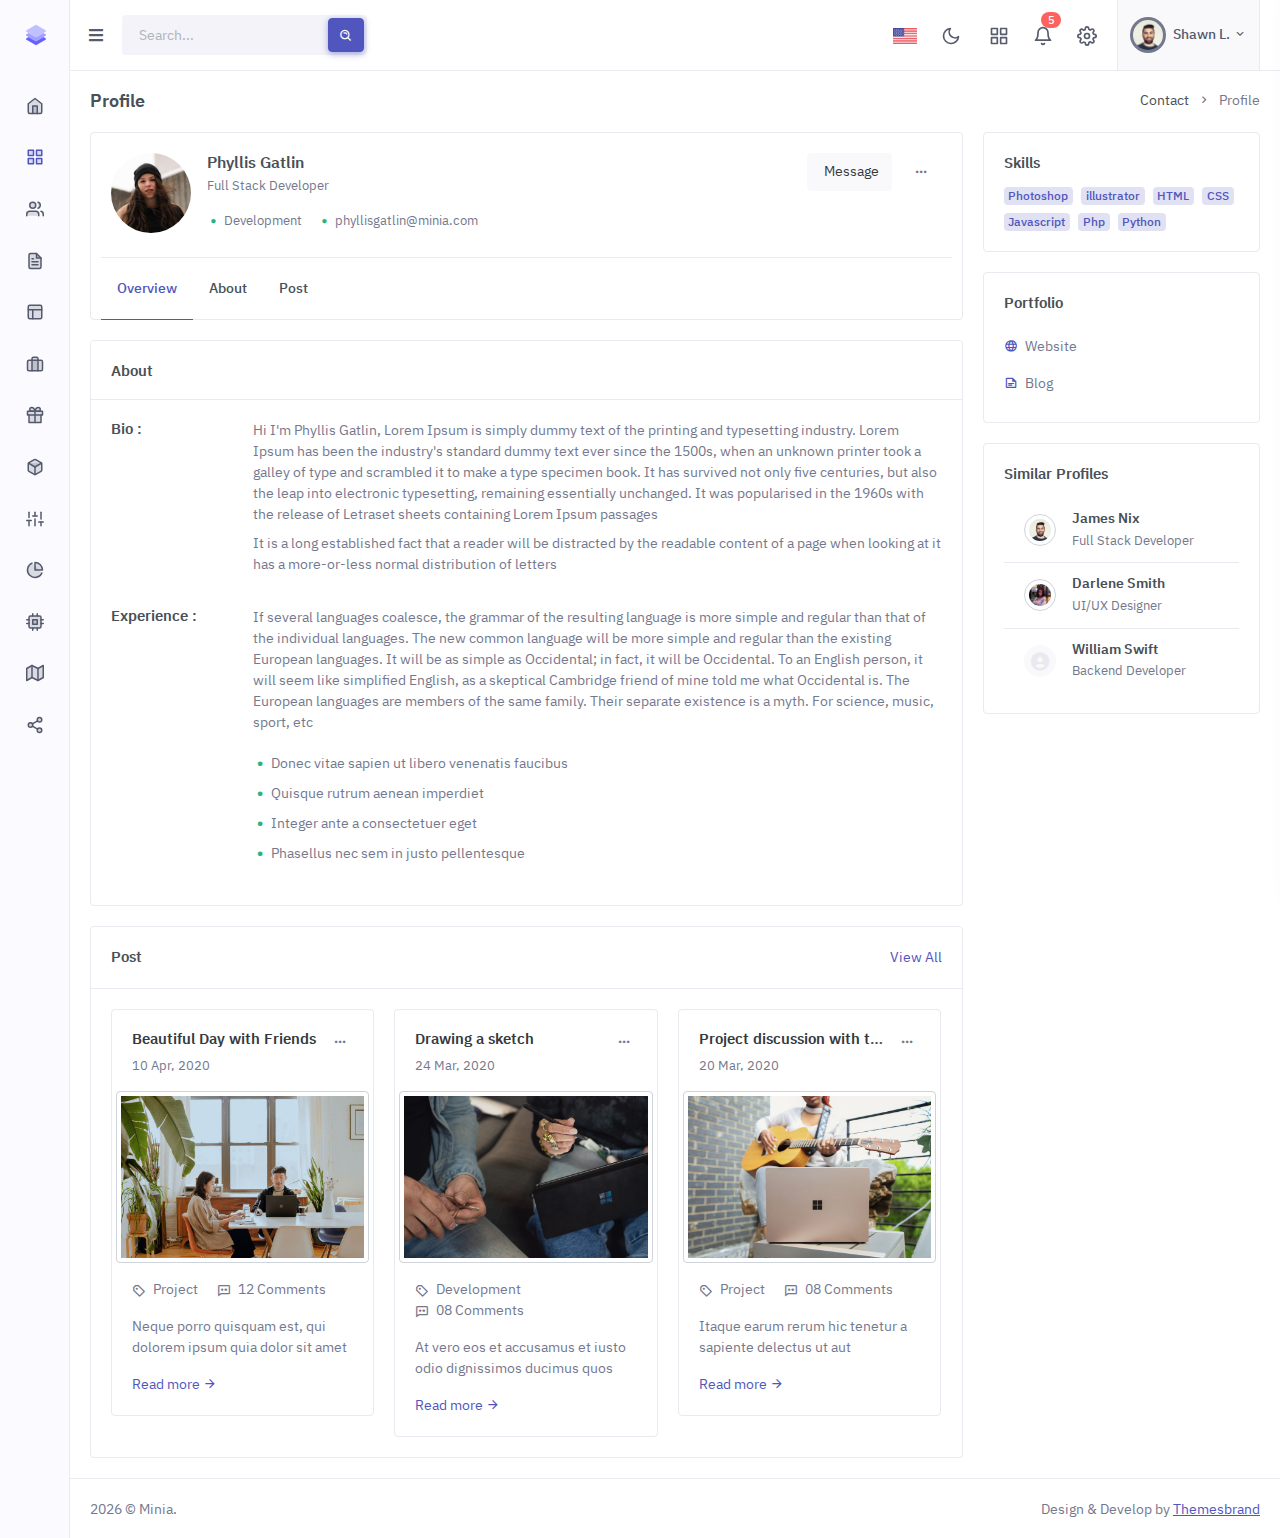
<file: docs/template/apps-contacts-profile.html>
<!doctype html>
<html lang="en">

    <head>
        
        <meta charset="utf-8">
        <title>Profile | Minia - Minimal Admin & Dashboard Template</title>
        <meta name="viewport" content="width=device-width, initial-scale=1.0">
        <meta content="Premium Multipurpose Admin & Dashboard Template" name="description">
        <meta content="Themesbrand" name="author">

        <!-- preloader css -->
        <link rel="stylesheet" href="static/css/preloader.min.css" type="text/css">

        <!-- Bootstrap Css -->
        <link href="static/css/bootstrap.min.css" id="bootstrap-style" rel="stylesheet" type="text/css">
        <!-- Icons Css -->
        <link href="static/css/icons.min.css" rel="stylesheet" type="text/css">
        <!-- App Css-->
        <link href="static/css/app.min.css" id="app-style" rel="stylesheet" type="text/css">

    </head>

    <body>

    <!-- <body data-layout="horizontal"> -->

        <!-- Begin page -->
        <div id="layout-wrapper">

            
            <header id="page-topbar">
                <div class="navbar-header">
                    <div class="d-flex">
                        <!-- LOGO -->
                        <div class="navbar-brand-box">
                            <a href="index.html" class="logo logo-dark">
                                <span class="logo-sm">
                                    <img src="static/picture/logo-sm.svg" alt="" height="24">
                                </span>
                                <span class="logo-lg">
                                    <img src="static/picture/logo-sm.svg" alt="" height="24"> <span class="logo-txt">Minia</span>
                                </span>
                            </a>

                            <a href="index.html" class="logo logo-light">
                                <span class="logo-sm">
                                    <img src="static/picture/logo-sm.svg" alt="" height="24">
                                </span>
                                <span class="logo-lg">
                                    <img src="static/picture/logo-sm.svg" alt="" height="24"> <span class="logo-txt">Minia</span>
                                </span>
                            </a>
                        </div>

                        <button type="button" class="btn btn-sm px-3 font-size-16 header-item" id="vertical-menu-btn">
                            <i class="fa fa-fw fa-bars"></i>
                        </button>

                        <!-- App Search-->
                        <form class="app-search d-none d-lg-block">
                            <div class="position-relative">
                                <input type="text" class="form-control" placeholder="Search...">
                                <button class="btn btn-primary" type="button"><i class="bx bx-search-alt align-middle"></i></button>
                            </div>
                        </form>
                    </div>

                    <div class="d-flex">

                        <div class="dropdown d-inline-block d-lg-none ms-2">
                            <button type="button" class="btn header-item" id="page-header-search-dropdown" data-bs-toggle="dropdown" aria-haspopup="true" aria-expanded="false">
                                <i data-feather="search" class="icon-lg"></i>
                            </button>
                            <div class="dropdown-menu dropdown-menu-lg dropdown-menu-end p-0" aria-labelledby="page-header-search-dropdown">
        
                                <form class="p-3">
                                    <div class="form-group m-0">
                                        <div class="input-group">
                                            <input type="text" class="form-control" placeholder="Search ..." aria-label="Search Result">

                                            <button class="btn btn-primary" type="submit"><i class="mdi mdi-magnify"></i></button>
                                        </div>
                                    </div>
                                </form>
                            </div>
                        </div>

                        <div class="dropdown d-none d-sm-inline-block">
                            <button type="button" class="btn header-item" data-bs-toggle="dropdown" aria-haspopup="true" aria-expanded="false">
                                <img id="header-lang-img" src="static/picture/us.jpg" alt="Header Language" height="16">
                            </button>
                            <div class="dropdown-menu dropdown-menu-end">

                                <!-- item-->
                                <a href="javascript:void(0);" class="dropdown-item notify-item language" data-lang="en">
                                    <img src="static/picture/us.jpg" alt="user-image" class="me-1" height="12"> <span class="align-middle">English</span>
                                </a>
                                <!-- item-->
                                <a href="javascript:void(0);" class="dropdown-item notify-item language" data-lang="sp">
                                    <img src="static/picture/spain.jpg" alt="user-image" class="me-1" height="12"> <span class="align-middle">Spanish</span>
                                </a>

                                <!-- item-->
                                <a href="javascript:void(0);" class="dropdown-item notify-item language" data-lang="gr">
                                    <img src="static/picture/germany.jpg" alt="user-image" class="me-1" height="12"> <span class="align-middle">German</span>
                                </a>

                                <!-- item-->
                                <a href="javascript:void(0);" class="dropdown-item notify-item language" data-lang="it">
                                    <img src="static/picture/italy.jpg" alt="user-image" class="me-1" height="12"> <span class="align-middle">Italian</span>
                                </a>

                                <!-- item-->
                                <a href="javascript:void(0);" class="dropdown-item notify-item language" data-lang="ru">
                                    <img src="static/picture/russia.jpg" alt="user-image" class="me-1" height="12"> <span class="align-middle">Russian</span>
                                </a>
                            </div>
                        </div>

                        <div class="dropdown d-none d-sm-inline-block">
                            <button type="button" class="btn header-item" id="mode-setting-btn">
                                <i data-feather="moon" class="icon-lg layout-mode-dark"></i>
                                <i data-feather="sun" class="icon-lg layout-mode-light"></i>
                            </button>
                        </div>

                        <div class="dropdown d-none d-lg-inline-block ms-1">
                            <button type="button" class="btn header-item" data-bs-toggle="dropdown" aria-haspopup="true" aria-expanded="false">
                                <i data-feather="grid" class="icon-lg"></i>
                            </button>
                            <div class="dropdown-menu dropdown-menu-lg dropdown-menu-end">
                                <div class="p-2">
                                    <div class="row g-0">
                                        <div class="col">
                                            <a class="dropdown-icon-item" href="#">
                                                <img src="static/picture/github.png" alt="Github">
                                                <span>GitHub</span>
                                            </a>
                                        </div>
                                        <div class="col">
                                            <a class="dropdown-icon-item" href="#">
                                                <img src="static/picture/bitbucket.png" alt="bitbucket">
                                                <span>Bitbucket</span>
                                            </a>
                                        </div>
                                        <div class="col">
                                            <a class="dropdown-icon-item" href="#">
                                                <img src="static/picture/dribbble.png" alt="dribbble">
                                                <span>Dribbble</span>
                                            </a>
                                        </div>
                                    </div>

                                    <div class="row g-0">
                                        <div class="col">
                                            <a class="dropdown-icon-item" href="#">
                                                <img src="static/picture/dropbox.png" alt="dropbox">
                                                <span>Dropbox</span>
                                            </a>
                                        </div>
                                        <div class="col">
                                            <a class="dropdown-icon-item" href="#">
                                                <img src="static/picture/mail_chimp.png" alt="mail_chimp">
                                                <span>Mail Chimp</span>
                                            </a>
                                        </div>
                                        <div class="col">
                                            <a class="dropdown-icon-item" href="#">
                                                <img src="static/picture/slack.png" alt="slack">
                                                <span>Slack</span>
                                            </a>
                                        </div>
                                    </div>
                                </div>
                            </div>
                        </div>

                        <div class="dropdown d-inline-block">
                            <button type="button" class="btn header-item noti-icon position-relative" id="page-header-notifications-dropdown" data-bs-toggle="dropdown" aria-haspopup="true" aria-expanded="false">
                                <i data-feather="bell" class="icon-lg"></i>
                                <span class="badge bg-danger rounded-pill">5</span>
                            </button>
                            <div class="dropdown-menu dropdown-menu-lg dropdown-menu-end p-0" aria-labelledby="page-header-notifications-dropdown">
                                <div class="p-3">
                                    <div class="row align-items-center">
                                        <div class="col">
                                            <h6 class="m-0"> Notifications </h6>
                                        </div>
                                        <div class="col-auto">
                                            <a href="#!" class="small text-reset text-decoration-underline"> Unread (3)</a>
                                        </div>
                                    </div>
                                </div>
                                <div data-simplebar="" style="max-height: 230px;">
                                    <a href="#!" class="text-reset notification-item">
                                        <div class="d-flex">
                                            <div class="flex-shrink-0 me-3">
                                                <img src="static/picture/avatar-3.jpg" class="rounded-circle avatar-sm" alt="user-pic">
                                            </div>
                                            <div class="flex-grow-1">
                                                <h6 class="mb-1">James Lemire</h6>
                                                <div class="font-size-13 text-muted">
                                                    <p class="mb-1">It will seem like simplified English.</p>
                                                    <p class="mb-0"><i class="mdi mdi-clock-outline"></i> <span>1 hours ago</span></p>
                                                </div>
                                            </div>
                                        </div>
                                    </a>
                                    <a href="#!" class="text-reset notification-item">
                                        <div class="d-flex">
                                            <div class="flex-shrink-0 avatar-sm me-3">
                                                <span class="avatar-title bg-primary rounded-circle font-size-16">
                                                    <i class="bx bx-cart"></i>
                                                </span>
                                            </div>
                                            <div class="flex-grow-1">
                                                <h6 class="mb-1">Your order is placed</h6>
                                                <div class="font-size-13 text-muted">
                                                    <p class="mb-1">If several languages coalesce the grammar</p>
                                                    <p class="mb-0"><i class="mdi mdi-clock-outline"></i> <span>3 min ago</span></p>
                                                </div>
                                            </div>
                                        </div>
                                    </a>
                                    <a href="#!" class="text-reset notification-item">
                                        <div class="d-flex">
                                            <div class="flex-shrink-0 avatar-sm me-3">
                                                <span class="avatar-title bg-success rounded-circle font-size-16">
                                                    <i class="bx bx-badge-check"></i>
                                                </span>
                                            </div>
                                            <div class="flex-grow-1">
                                                <h6 class="mb-1">Your item is shipped</h6>
                                                <div class="font-size-13 text-muted">
                                                    <p class="mb-1">If several languages coalesce the grammar</p>
                                                    <p class="mb-0"><i class="mdi mdi-clock-outline"></i> <span>3 min ago</span></p>
                                                </div>
                                            </div>
                                        </div>
                                    </a>

                                    <a href="#!" class="text-reset notification-item">
                                        <div class="d-flex">
                                            <div class="flex-shrink-0 me-3">
                                                <img src="static/picture/avatar-6.jpg" class="rounded-circle avatar-sm" alt="user-pic">
                                            </div>
                                            <div class="flex-grow-1">
                                                <h6 class="mb-1">Salena Layfield</h6>
                                                <div class="font-size-13 text-muted">
                                                    <p class="mb-1">As a skeptical Cambridge friend of mine occidental.</p>
                                                    <p class="mb-0"><i class="mdi mdi-clock-outline"></i> <span>1 hours ago</span></p>
                                                </div>
                                            </div>
                                        </div>
                                    </a>
                                </div>
                                <div class="p-2 border-top d-grid">
                                    <a class="btn btn-sm btn-link font-size-14 text-center" href="javascript:void(0)">
                                        <i class="mdi mdi-arrow-right-circle me-1"></i> <span>View More..</span> 
                                    </a>
                                </div>
                            </div>
                        </div>

                        <div class="dropdown d-inline-block">
                            <button type="button" class="btn header-item right-bar-toggle me-2">
                                <i data-feather="settings" class="icon-lg"></i>
                            </button>
                        </div>

                        <div class="dropdown d-inline-block">
                            <button type="button" class="btn header-item bg-soft-light border-start border-end" id="page-header-user-dropdown" data-bs-toggle="dropdown" aria-haspopup="true" aria-expanded="false">
                                <img class="rounded-circle header-profile-user" src="static/picture/avatar-1.jpg" alt="Header Avatar">
                                <span class="d-none d-xl-inline-block ms-1 fw-medium">Shawn L.</span>
                                <i class="mdi mdi-chevron-down d-none d-xl-inline-block"></i>
                            </button>
                            <div class="dropdown-menu dropdown-menu-end">
                                <!-- item-->
                                <a class="dropdown-item" href=""><i class="mdi mdi-face-profile font-size-16 align-middle me-1"></i> Profile</a>
                                <a class="dropdown-item" href="auth-lock-screen.html"><i class="mdi mdi-lock font-size-16 align-middle me-1"></i> Lock screen</a>
                                <div class="dropdown-divider"></div>
                                <a class="dropdown-item" href="auth-logout.html"><i class="mdi mdi-logout font-size-16 align-middle me-1"></i> Logout</a>
                            </div>
                        </div>

                    </div>
                </div>
            </header>

            <!-- ========== Left Sidebar Start ========== -->
            <div class="vertical-menu">

                <div data-simplebar="" class="h-100">

                    <!--- Sidemenu -->
                    <div id="sidebar-menu">
                        <!-- Left Menu Start -->
                        <ul class="metismenu list-unstyled" id="side-menu">
                            <li class="menu-title" data-key="t-menu">Menu</li>

                            <li>
                                <a href="index.html">
                                    <i data-feather="home"></i>
                                    <span data-key="t-dashboard">Dashboard</span>
                                </a>
                            </li>

                            <li>
                                <a href="javascript: void(0);" class="has-arrow">
                                    <i data-feather="grid"></i>
                                    <span data-key="t-apps">Apps</span>
                                </a>
                                <ul class="sub-menu" aria-expanded="false">
                                    <li>
                                        <a href="apps-calendar.html">
                                            <span data-key="t-calendar">Calendar</span>
                                        </a>
                                    </li>
        
                                    <li>
                                        <a href="apps-chat.html">
                                            <span data-key="t-chat">Chat</span>
                                        </a>
                                    </li>
        
                                    <li>
                                        <a href="javascript: void(0);" class="has-arrow">
                                            <span data-key="t-email">Email</span>
                                        </a>
                                        <ul class="sub-menu" aria-expanded="false">
                                            <li><a href="apps-email-inbox.html" data-key="t-inbox">Inbox</a></li>
                                            <li><a href="apps-email-read.html" data-key="t-read-email">Read Email</a></li>
                                        </ul>
                                    </li>
                                    <li>
                                        <a href="javascript: void(0);" class="has-arrow">
                                            <span data-key="t-invoices">Invoices</span>
                                        </a>
                                        <ul class="sub-menu" aria-expanded="false">
                                            <li><a href="apps-invoices-list.html" data-key="t-invoice-list">Invoice List</a></li>
                                            <li><a href="apps-invoices-detail.html" data-key="t-invoice-detail">Invoice Detail</a></li>
                                        </ul>
                                    </li>
                                    <li>
                                        <a href="javascript: void(0);" class="has-arrow">
                                            <span data-key="t-contacts">Contacts</span>
                                        </a>
                                        <ul class="sub-menu" aria-expanded="false">
                                            <li><a href="apps-contacts-grid.html" data-key="t-user-grid">User Grid</a></li>
                                            <li><a href="apps-contacts-list.html" data-key="t-user-list">User List</a></li>
                                            <li><a href="" data-key="t-profile">Profile</a></li>
                                        </ul>
                                    </li>
                                </ul>
                            </li>

                            <li>
                                <a href="javascript: void(0);" class="has-arrow">
                                    <i data-feather="users"></i>
                                    <span data-key="t-authentication">Authentication</span>
                                </a>
                                <ul class="sub-menu" aria-expanded="false">
                                    <li><a href="auth-login.html" data-key="t-login">Login</a></li>
                                    <li><a href="auth-register.html" data-key="t-register">Register</a></li>
                                    <li><a href="auth-recoverpw.html" data-key="t-recover-password">Recover Password</a></li>
                                    <li><a href="auth-lock-screen.html" data-key="t-lock-screen">Lock Screen</a></li>
                                    <li><a href="auth-logout.html" data-key="t-logout">Log Out</a></li>
                                    <li><a href="auth-confirm-mail.html" data-key="t-confirm-mail">Confirm Mail</a></li>
                                    <li><a href="auth-email-verification.html" data-key="t-email-verification">Email Verification</a></li>
                                    <li><a href="auth-two-step-verification.html" data-key="t-two-step-verification">Two Step Verification</a></li>
                                </ul>
                            </li>

                            <li>
                                <a href="javascript: void(0);" class="has-arrow">
                                    <i data-feather="file-text"></i>
                                    <span data-key="t-pages">Pages</span>
                                </a>
                                <ul class="sub-menu" aria-expanded="false">
                                    <li><a href="pages-starter.html" data-key="t-starter-page">Starter Page</a></li>
                                    <li><a href="pages-maintenance.html" data-key="t-maintenance">Maintenance</a></li>
                                    <li><a href="pages-comingsoon.html" data-key="t-coming-soon">Coming Soon</a></li>
                                    <li><a href="pages-timeline.html" data-key="t-timeline">Timeline</a></li>
                                    <li><a href="pages-faqs.html" data-key="t-faqs">FAQs</a></li>
                                    <li><a href="pages-pricing.html" data-key="t-pricing">Pricing</a></li>
                                    <li><a href="pages-404.html" data-key="t-error-404">Error 404</a></li>
                                    <li><a href="pages-500.html" data-key="t-error-500">Error 500</a></li>
                                </ul>
                            </li>

                            <li>
                                <a href="layouts-horizontal.html">
                                    <i data-feather="layout"></i>
                                    <span data-key="t-horizontal">Horizontal</span>
                                </a>
                            </li>

                            <li class="menu-title mt-2" data-key="t-components">Elements</li>

                            <li>
                                <a href="javascript: void(0);" class="has-arrow">
                                    <i data-feather="briefcase"></i>
                                    <span data-key="t-components">Components</span>
                                </a>
                                <ul class="sub-menu" aria-expanded="false">
                                    <li><a href="ui-alerts.html" data-key="t-alerts">Alerts</a></li>
                                    <li><a href="ui-buttons.html" data-key="t-buttons">Buttons</a></li>
                                    <li><a href="ui-cards.html" data-key="t-cards">Cards</a></li>
                                    <li><a href="ui-carousel.html" data-key="t-carousel">Carousel</a></li>
                                    <li><a href="ui-dropdowns.html" data-key="t-dropdowns">Dropdowns</a></li>
                                    <li><a href="ui-grid.html" data-key="t-grid">Grid</a></li>
                                    <li><a href="ui-images.html" data-key="t-images">Images</a></li>
                                    <li><a href="ui-modals.html" data-key="t-modals">Modals</a></li>
                                    <li><a href="ui-offcanvas.html" data-key="t-offcanvas">Offcanvas</a></li>
                                    <li><a href="ui-progressbars.html" data-key="t-progress-bars">Progress Bars</a></li>
                                    <li><a href="ui-tabs-accordions.html" data-key="t-tabs-accordions">Tabs & Accordions</a></li>
                                    <li><a href="ui-typography.html" data-key="t-typography">Typography</a></li>
                                    <li><a href="ui-video.html" data-key="t-video">Video</a></li>
                                    <li><a href="ui-general.html" data-key="t-general">General</a></li>
                                    <li><a href="ui-colors.html" data-key="t-colors">Colors</a></li>
                                </ul>
                            </li>

                            <li>
                                <a href="javascript: void(0);" class="has-arrow">
                                    <i data-feather="gift"></i>
                                    <span data-key="t-ui-elements">Extended</span>
                                </a>
                                <ul class="sub-menu" aria-expanded="false">
                                    <li><a href="extended-lightbox.html" data-key="t-lightbox">Lightbox</a></li>
                                    <li><a href="extended-rangeslider.html" data-key="t-range-slider">Range Slider</a></li>
                                    <li><a href="extended-sweet-alert.html" data-key="t-sweet-alert">SweetAlert 2</a></li>
                                    <li><a href="extended-session-timeout.html" data-key="t-session-timeout">Session Timeout</a></li>
                                    <li><a href="extended-rating.html" data-key="t-rating">Rating</a></li>
                                    <li><a href="extended-notifications.html" data-key="t-notifications">Notifications</a></li>
                                </ul>
                            </li>

                            <li>
                                <a href="javascript: void(0);">
                                    <i data-feather="box"></i>
                                    <span class="badge rounded-pill bg-soft-danger text-danger float-end">7</span>
                                    <span data-key="t-forms">Forms</span>
                                </a>
                                <ul class="sub-menu" aria-expanded="false">
                                    <li><a href="form-elements.html" data-key="t-form-elements">Basic Elements</a></li>
                                    <li><a href="form-validation.html" data-key="t-form-validation">Validation</a></li>
                                    <li><a href="form-advanced.html" data-key="t-form-advanced">Advanced Plugins</a></li>
                                    <li><a href="form-editors.html" data-key="t-form-editors">Editors</a></li>
                                    <li><a href="form-uploads.html" data-key="t-form-upload">File Upload</a></li>
                                    <li><a href="form-wizard.html" data-key="t-form-wizard">Wizard</a></li>
                                    <li><a href="form-mask.html" data-key="t-form-mask">Mask</a></li>
                                </ul>
                            </li>

                            <li>
                                <a href="javascript: void(0);" class="has-arrow">
                                    <i data-feather="sliders"></i>
                                    <span data-key="t-tables">Tables</span>
                                </a>
                                <ul class="sub-menu" aria-expanded="false">
                                    <li><a href="tables-basic.html" data-key="t-basic-tables">Bootstrap Basic</a></li>
                                    <li><a href="tables-datatable.html" data-key="t-data-tables">DataTables</a></li>
                                    <li><a href="tables-responsive.html" data-key="t-responsive-table">Responsive</a></li>
                                    <li><a href="tables-editable.html" data-key="t-editable-table">Editable</a></li>
                                </ul>
                            </li>

                            <li>
                                <a href="javascript: void(0);" class="has-arrow">
                                    <i data-feather="pie-chart"></i>
                                    <span data-key="t-charts">Charts</span>
                                </a>
                                <ul class="sub-menu" aria-expanded="false">
                                    <li><a href="charts-apex.html" data-key="t-apex-charts">Apexcharts</a></li>
                                    <li><a href="charts-echart.html" data-key="t-e-charts">Echarts</a></li>
                                    <li><a href="charts-chartjs.html" data-key="t-chartjs-charts">Chartjs</a></li>
                                    <li><a href="charts-knob.html" data-key="t-knob-charts">Jquery Knob</a></li>
                                    <li><a href="charts-sparkline.html" data-key="t-sparkline-charts">Sparkline</a></li>
                                </ul>
                            </li>

                            <li>
                                <a href="javascript: void(0);" class="has-arrow">
                                    <i data-feather="cpu"></i>
                                    <span data-key="t-icons">Icons</span>
                                </a>
                                <ul class="sub-menu" aria-expanded="false">
                                    <li><a href="icons-boxicons.html" data-key="t-boxicons">Boxicons</a></li>
                                    <li><a href="icons-materialdesign.html" data-key="t-material-design">Material Design</a></li>
                                    <li><a href="icons-dripicons.html" data-key="t-dripicons">Dripicons</a></li>
                                    <li><a href="icons-fontawesome.html" data-key="t-font-awesome">Font Awesome 5</a></li>
                                </ul>
                            </li>

                            <li>
                                <a href="javascript: void(0);" class="has-arrow">
                                    <i data-feather="map"></i>
                                    <span data-key="t-maps">Maps</span>
                                </a>
                                <ul class="sub-menu" aria-expanded="false">
                                    <li><a href="maps-google.html" data-key="t-g-maps">Google</a></li>
                                    <li><a href="maps-vector.html" data-key="t-v-maps">Vector</a></li>
                                    <li><a href="maps-leaflet.html" data-key="t-l-maps">Leaflet</a></li>
                                </ul>
                            </li>

                            <li>
                                <a href="javascript: void(0);" class="has-arrow">
                                    <i data-feather="share-2"></i>
                                    <span data-key="t-multi-level">Multi Level</span>
                                </a>
                                <ul class="sub-menu" aria-expanded="true">
                                    <li><a href="javascript: void(0);" data-key="t-level-1-1">Level 1.1</a></li>
                                    <li>
                                        <a href="javascript: void(0);" class="has-arrow" data-key="t-level-1-2">Level 1.2</a>
                                        <ul class="sub-menu" aria-expanded="true">
                                            <li><a href="javascript: void(0);" data-key="t-level-2-1">Level 2.1</a></li>
                                            <li><a href="javascript: void(0);" data-key="t-level-2-2">Level 2.2</a></li>
                                        </ul>
                                    </li>
                                </ul>
                            </li>

                        </ul>

                        <div class="card sidebar-alert border-0 text-center mx-4 mb-0 mt-5">
                            <div class="card-body">
                                <img src="static/picture/giftbox.png" alt="">
                                <div class="mt-4">
                                    <h5 class="alertcard-title font-size-16">Unlimited Access</h5>
                                    <p class="font-size-13">Upgrade your plan from a Free trial, to select ‘Business Plan’.</p>
                                    <a href="#!" class="btn btn-primary mt-2">Upgrade Now</a>
                                </div>
                            </div>
                        </div>
                    </div>
                    <!-- Sidebar -->
                </div>
            </div>
            <!-- Left Sidebar End -->

            

            <!-- ============================================================== -->
            <!-- Start right Content here -->
            <!-- ============================================================== -->
            <div class="main-content">

                <div class="page-content">
                    <div class="container-fluid">

                        <!-- start page title -->
                        <div class="row">
                            <div class="col-12">
                                <div class="page-title-box d-sm-flex align-items-center justify-content-between">
                                    <h4 class="mb-sm-0 font-size-18">Profile</h4>

                                    <div class="page-title-right">
                                        <ol class="breadcrumb m-0">
                                            <li class="breadcrumb-item"><a href="javascript: void(0);">Contact</a></li>
                                            <li class="breadcrumb-item active">Profile</li>
                                        </ol>
                                    </div>

                                </div>
                            </div>
                        </div>
                        <!-- end page title -->

                        <div class="row">
                            <div class="col-xl-9 col-lg-8">
                                <div class="card">
                                    <div class="card-body">
                                        <div class="row">
                                            <div class="col-sm order-2 order-sm-1">
                                                <div class="d-flex align-items-start mt-3 mt-sm-0">
                                                    <div class="flex-shrink-0">
                                                        <div class="avatar-xl me-3">
                                                            <img src="static/picture/avatar-2.jpg" alt="" class="img-fluid rounded-circle d-block">
                                                        </div>
                                                    </div>
                                                    <div class="flex-grow-1">
                                                        <div>
                                                            <h5 class="font-size-16 mb-1">Phyllis Gatlin</h5>
                                                            <p class="text-muted font-size-13">Full Stack Developer</p>

                                                            <div class="d-flex flex-wrap align-items-start gap-2 gap-lg-3 text-muted font-size-13">
                                                                <div><i class="mdi mdi-circle-medium me-1 text-success align-middle"></i>Development</div>
                                                                <div><i class="mdi mdi-circle-medium me-1 text-success align-middle"></i>phyllisgatlin@minia.com</div>
                                                            </div>
                                                        </div>
                                                    </div>
                                                </div>
                                            </div>
                                            <div class="col-sm-auto order-1 order-sm-2">
                                                <div class="d-flex align-items-start justify-content-end gap-2">
                                                    <div>
                                                        <button type="button" class="btn btn-soft-light"><i class="me-1"></i> Message</button>
                                                    </div>
                                                    <div>
                                                        <div class="dropdown">
                                                            <button class="btn btn-link font-size-16 shadow-none text-muted dropdown-toggle" type="button" data-bs-toggle="dropdown" aria-expanded="false">
                                                                <i class="bx bx-dots-horizontal-rounded"></i>
                                                            </button>
                                                            <ul class="dropdown-menu dropdown-menu-end">
                                                                <li><a class="dropdown-item" href="#">Action</a></li>
                                                                <li><a class="dropdown-item" href="#">Another action</a></li>
                                                                <li><a class="dropdown-item" href="#">Something else here</a></li>
                                                            </ul>
                                                        </div>
                                                    </div>
                                                </div>
                                            </div>
                                        </div>

                                        <ul class="nav nav-tabs-custom card-header-tabs border-top mt-4" id="pills-tab" role="tablist">
                                            <li class="nav-item">
                                                <a class="nav-link px-3 active" data-bs-toggle="tab" href="#overview" role="tab">Overview</a>
                                            </li>
                                            <li class="nav-item">
                                                <a class="nav-link px-3" data-bs-toggle="tab" href="#about" role="tab">About</a>
                                            </li>
                                            <li class="nav-item">
                                                <a class="nav-link px-3" data-bs-toggle="tab" href="#post" role="tab">Post</a>
                                            </li>
                                        </ul>
                                    </div>
                                    <!-- end card body -->
                                </div>
                                <!-- end card -->

                                <div class="tab-content">
                                    <div class="tab-pane active" id="overview" role="tabpanel">
                                        <div class="card">
                                            <div class="card-header">
                                                <h5 class="card-title mb-0">About</h5>
                                            </div>
                                            <div class="card-body">
                                                <div>
                                                    <div class="pb-3">
                                                        <div class="row">
                                                            <div class="col-xl-2">
                                                                <div>
                                                                    <h5 class="font-size-15">Bio :</h5>
                                                                </div>
                                                            </div>
                                                            <div class="col-xl">
                                                                <div class="text-muted">
                                                                    <p class="mb-2">Hi I'm Phyllis Gatlin, Lorem Ipsum is simply dummy text of the printing and typesetting industry. Lorem Ipsum has been the industry's standard dummy text ever since the 1500s, when an unknown printer took a galley of type and scrambled it to make a type specimen book. It has survived not only five centuries, but also the leap into electronic typesetting, remaining essentially unchanged. It was popularised in the 1960s with the release of Letraset sheets containing Lorem Ipsum passages</p>
                                                                    <p class="mb-0">It is a long established fact that a reader will be distracted by the readable content of a page when looking at it has a more-or-less normal distribution of letters</p>
                                                                </div>
                                                            </div>
                                                        </div>
                                                    </div>

                                                    <div class="py-3">
                                                        <div class="row">
                                                            <div class="col-xl-2">
                                                                <div>
                                                                    <h5 class="font-size-15">Experience :</h5>
                                                                </div>
                                                            </div>
                                                            <div class="col-xl">
                                                                <div class="text-muted">
                                                                    <p>If several languages coalesce, the grammar of the resulting language is more simple and regular than that of the individual languages. The new common language will be more simple and regular than the existing European languages. It will be as simple as Occidental; in fact, it will be Occidental. To an English person, it will seem like simplified English, as a skeptical Cambridge friend of mine told me what Occidental is. The European languages are members of the same family. Their separate existence is a myth. For science, music, sport, etc</p>

                                                                    <ul class="list-unstyled mb-0">
                                                                        <li class="py-1"><i class="mdi mdi-circle-medium me-1 text-success align-middle"></i>Donec vitae sapien ut libero venenatis faucibus</li>
                                                                        <li class="py-1"><i class="mdi mdi-circle-medium me-1 text-success align-middle"></i>Quisque rutrum aenean imperdiet</li>
                                                                        <li class="py-1"><i class="mdi mdi-circle-medium me-1 text-success align-middle"></i>Integer ante a consectetuer eget</li>
                                                                        <li class="py-1"><i class="mdi mdi-circle-medium me-1 text-success align-middle"></i>Phasellus nec sem in justo pellentesque</li>
                                                                    </ul>
                                                                </div>
                                                            </div>
                                                        </div>
                                                    </div>
                                                </div>
                                            </div>
                                            <!-- end card body -->
                                        </div>
                                        <!-- end card -->

                                        <div class="card">
                                            <div class="card-header">
                                                <div class="d-flex">
                                                    <div class="flex-grow-1">
                                                        <h5 class="card-title mb-0">Post</h5>
                                                    </div>
                                                    <div class="flex-shrink-0">
                                                        <a href="#post">View All</a>
                                                    </div>
                                                </div>
                                            </div>
                                            <div class="card-body">
                                                <div>
                                                    <div class="row">
                                                        <div class="col-xl-4">
                                                            <div class="card p-1 mb-xl-0">
                                                                <div class="p-3">
                                                                    <div class="d-flex align-items-start">
                                                                        <div class="flex-grow-1 overflow-hidden">
                                                                            <h5 class="font-size-15 text-truncate"><a href="#" class="text-dark">Beautiful Day with Friends</a></h5>
                                                                            <p class="font-size-13 text-muted mb-0">10 Apr, 2020</p>
                                                                        </div>
                                                                        <div class="flex-shrink-0 ms-2">
                                                                            <div class="dropdown">
                                                                                <a class="btn btn-link text-muted font-size-16 p-1 py-0 dropdown-toggle shadow-none" href="#" role="button" data-bs-toggle="dropdown" aria-expanded="false">
                                                                                    <i class="bx bx-dots-horizontal-rounded"></i>
                                                                                </a>
                                                                                <ul class="dropdown-menu dropdown-menu-end">
                                                                                    <li><a class="dropdown-item" href="#">Action</a></li>
                                                                                    <li><a class="dropdown-item" href="#">Another action</a></li>
                                                                                    <li><a class="dropdown-item" href="#">Something else here</a></li>
                                                                                </ul>
                                                                            </div>
                                                                        </div>
                                                                    </div>
                                                                </div>
                                                                
                                                                <div class="position-relative">
                                                                    <img src="static/picture/img-3.jpg" alt="" class="img-thumbnail">
                                                                </div>

                                                                <div class="p-3">
                                                                    <ul class="list-inline">
                                                                        <li class="list-inline-item me-3">
                                                                            <a href="javascript: void(0);" class="text-muted">
                                                                                <i class="bx bx-purchase-tag-alt align-middle text-muted me-1"></i> Project
                                                                            </a>
                                                                        </li>
                                                                        <li class="list-inline-item me-3">
                                                                            <a href="javascript: void(0);" class="text-muted">
                                                                                <i class="bx bx-comment-dots align-middle text-muted me-1"></i> 12 Comments
                                                                            </a>
                                                                        </li>
                                                                    </ul>
                                                                    <p class="text-muted">Neque porro quisquam est, qui dolorem ipsum quia dolor sit amet</p>
    
                                                                    <div>
                                                                        <a href="javascript: void(0);" class="text-primary">Read more <i class="mdi mdi-arrow-right"></i></a>
                                                                    </div>
                                                                </div>
                                                            </div>
                                                        </div>
                                                        <!-- end col -->

                                                        <div class="col-xl-4">
                                                            <div class="card p-1 mb-xl-0">
                                                                <div class="p-3">
                                                                    <div class="d-flex align-items-start">
                                                                        <div class="flex-grow-1 overflow-hidden">
                                                                            <h5 class="font-size-15 text-truncate"><a href="#" class="text-dark">Drawing a sketch</a></h5>
                                                                            <p class="font-size-13 text-muted mb-0">24 Mar, 2020</p>
                                                                        </div>
                                                                        <div class="flex-shrink-0 ms-2">
                                                                            <div class="dropdown">
                                                                                <a class="btn btn-link text-muted font-size-16 p-1 py-0 dropdown-toggle shadow-none" href="#" role="button" data-bs-toggle="dropdown" aria-expanded="false">
                                                                                    <i class="bx bx-dots-horizontal-rounded"></i>
                                                                                </a>
                                                                                <ul class="dropdown-menu dropdown-menu-end">
                                                                                    <li><a class="dropdown-item" href="#">Action</a></li>
                                                                                    <li><a class="dropdown-item" href="#">Another action</a></li>
                                                                                    <li><a class="dropdown-item" href="#">Something else here</a></li>
                                                                                </ul>
                                                                            </div>
                                                                        </div>
                                                                    </div>
                                                                </div>
                                                                
                                                                <div class="position-relative">
                                                                    <img src="static/picture/img-1.jpg" alt="" class="img-thumbnail">
                                                                </div>

                                                                <div class="p-3">
                                                                    <ul class="list-inline">
                                                                        <li class="list-inline-item me-3">
                                                                            <a href="javascript: void(0);" class="text-muted">
                                                                                <i class="bx bx-purchase-tag-alt align-middle text-muted me-1"></i> Development
                                                                            </a>
                                                                        </li>
                                                                        <li class="list-inline-item me-3">
                                                                            <a href="javascript: void(0);" class="text-muted">
                                                                                <i class="bx bx-comment-dots align-middle text-muted me-1"></i> 08 Comments
                                                                            </a>
                                                                        </li>
                                                                    </ul>
                                                                    <p class="text-muted">At vero eos et accusamus et iusto odio dignissimos ducimus quos</p>
    
                                                                    <div>
                                                                        <a href="javascript: void(0);" class="text-primary">Read more <i class="mdi mdi-arrow-right"></i></a>
                                                                    </div>
                                                                </div>
                                                            </div>
                                                            <!-- end card -->
                                                        </div>
                                                        <!-- end col -->

                                                        <div class="col-xl-4">
                                                            <div class="card p-1 mb-sm-0">
                                                                <div class="p-3">
                                                                    <div class="d-flex align-items-start">
                                                                        <div class="flex-grow-1 overflow-hidden">
                                                                            <h5 class="font-size-15 text-truncate"><a href="#" class="text-dark">Project discussion with team</a></h5>
                                                                            <p class="font-size-13 text-muted mb-0">20 Mar, 2020</p>
                                                                        </div>
                                                                        <div class="flex-shrink-0 ms-2">
                                                                            <div class="dropdown">
                                                                                <a class="btn btn-link text-muted font-size-16 p-1 py-0 dropdown-toggle shadow-none" href="#" role="button" data-bs-toggle="dropdown" aria-expanded="false">
                                                                                    <i class="bx bx-dots-horizontal-rounded"></i>
                                                                                </a>
                                                                                <ul class="dropdown-menu dropdown-menu-end">
                                                                                    <li><a class="dropdown-item" href="#">Action</a></li>
                                                                                    <li><a class="dropdown-item" href="#">Another action</a></li>
                                                                                    <li><a class="dropdown-item" href="#">Something else here</a></li>
                                                                                </ul>
                                                                            </div>
                                                                        </div>
                                                                    </div>
                                                                </div>
                                                                
                                                                <div class="position-relative">
                                                                    <img src="static/picture/img-5.jpg" alt="" class="img-thumbnail">
                                                                </div>

                                                                <div class="p-3">
                                                                    <ul class="list-inline">
                                                                        <li class="list-inline-item me-3">
                                                                            <a href="javascript: void(0);" class="text-muted">
                                                                                <i class="bx bx-purchase-tag-alt align-middle text-muted me-1"></i> Project
                                                                            </a>
                                                                        </li>
                                                                        <li class="list-inline-item me-3">
                                                                            <a href="javascript: void(0);" class="text-muted">
                                                                                <i class="bx bx-comment-dots align-middle text-muted me-1"></i> 08 Comments
                                                                            </a>
                                                                        </li>
                                                                    </ul>
                                                                    <p class="text-muted">Itaque earum rerum hic tenetur a sapiente delectus ut aut</p>
    
                                                                    <div>
                                                                        <a href="javascript: void(0);" class="text-primary">Read more <i class="mdi mdi-arrow-right"></i></a>
                                                                    </div>
                                                                </div>
                                                            </div>
                                                            <!-- end card -->
                                                        </div>
                                                        <!-- end col -->
                                                    </div>
                                                    <!-- end row -->
                                                </div>
                                            </div>
                                            <!-- end card body -->
                                        </div>
                                        <!-- end card -->
                                    </div>
                                    <!-- end tab pane -->

                                    <div class="tab-pane" id="about" role="tabpanel">
                                        <div class="card">
                                            <div class="card-header">
                                                <h5 class="card-title mb-0">About</h5>
                                            </div>
                                            <div class="card-body">
                                                <div>
                                                    <div class="pb-3">
                                                        <h5 class="font-size-15">Bio :</h5>
                                                        <div class="text-muted">
                                                            <p class="mb-2">Hi I'm Phyllis Gatlin, Lorem Ipsum is simply dummy text of the printing and typesetting industry. Lorem Ipsum has been the industry's standard dummy text ever since the 1500s, when an unknown printer took a galley of type and scrambled it to make a type specimen book. It has survived not only five centuries, but also the leap into electronic typesetting, remaining essentially unchanged. It was popularised in the 1960s with the release of Letraset sheets containing Lorem Ipsum passages</p>
                                                            <p class="mb-2">It is a long established fact that a reader will be distracted by the readable content of a page when looking at it has a more-or-less normal distribution of letters</p>
                                                            <p>It will be as simple as Occidental; in fact, it will be Occidental. To an English person, it will seem like simplified English, as a skeptical Cambridge friend of mine told me what Occidental is. The European languages are members of the same family. Their separate existence is a myth.</p>

                                                            <ul class="list-unstyled mb-0">
                                                                <li class="py-1"><i class="mdi mdi-circle-medium me-1 text-success align-middle"></i>Donec vitae sapien ut libero venenatis faucibus</li>
                                                                <li class="py-1"><i class="mdi mdi-circle-medium me-1 text-success align-middle"></i>Quisque rutrum aenean imperdiet</li>
                                                                <li class="py-1"><i class="mdi mdi-circle-medium me-1 text-success align-middle"></i>Integer ante a consectetuer eget</li>
                                                            </ul>
                                                        </div>
                                                    </div>

                                                    <div class="pt-3">
                                                        <h5 class="font-size-15">Experience :</h5>
                                                        <div class="text-muted">
                                                            <p>If several languages coalesce, the grammar of the resulting language is more simple and regular than that of the individual languages. The new common language will be more simple and regular than the existing European languages. It will be as simple as Occidental; in fact, it will be Occidental. To an English person, it will seem like simplified English, as a skeptical Cambridge friend of mine told me what Occidental is. The European languages are members of the same family. Their separate existence is a myth. For science, music, sport, etc</p>

                                                            <ul class="list-unstyled mb-0">
                                                                <li class="py-1"><i class="mdi mdi-circle-medium me-1 text-success align-middle"></i>Donec vitae sapien ut libero venenatis faucibus</li>
                                                                <li class="py-1"><i class="mdi mdi-circle-medium me-1 text-success align-middle"></i>Quisque rutrum aenean imperdiet</li>
                                                                <li class="py-1"><i class="mdi mdi-circle-medium me-1 text-success align-middle"></i>Integer ante a consectetuer eget</li>
                                                                <li class="py-1"><i class="mdi mdi-circle-medium me-1 text-success align-middle"></i>Phasellus nec sem in justo pellentesque</li>
                                                            </ul>
                                                        </div>
                                                    </div>
                                                </div>
                                            </div>
                                            <!-- end card body -->
                                        </div>
                                        <!-- end card -->
                                    </div>
                                    <!-- end tab pane -->

                                    <div class="tab-pane" id="post" role="tabpanel">
                                        <div class="card">
                                            <div class="card-header">
                                                <h5 class="card-title mb-0">Post</h5>
                                            </div>
                                            <div class="card-body">
                                                <div>
                                                    <div class="row justify-content-center">
                                                        <div class="col-xl-8">
                                                            

                                                            <div class="mt-5">
                                                                <div class="d-flex align-items-start">
                                                                    <div class="flex-grow-1 overflow-hidden">
                                                                        <h5 class="font-size-15 text-truncate"><a href="#" class="text-dark">Project discussion with team</a></h5>
                                                                        <p class="font-size-13 text-muted mb-0">24 Mar, 2020</p>
                                                                    </div>
                                                                    <div class="flex-shrink-0 ms-2">
                                                                        <div class="dropdown">
                                                                            <a class="btn btn-link text-muted font-size-16 p-1 py-0 dropdown-toggle shadow-none" href="#" role="button" data-bs-toggle="dropdown" aria-expanded="false">
                                                                                <i class="bx bx-dots-horizontal-rounded"></i>
                                                                            </a>
                                                                            <ul class="dropdown-menu dropdown-menu-end">
                                                                                <li><a class="dropdown-item" href="#">Action</a></li>
                                                                                <li><a class="dropdown-item" href="#">Another action</a></li>
                                                                                <li><a class="dropdown-item" href="#">Something else here</a></li>
                                                                            </ul>
                                                                        </div>
                                                                    </div>
                                                                </div>
                                                                

                                                                <div class="pt-3">
                                                                    <ul class="list-inline">
                                                                        <li class="list-inline-item me-3">
                                                                            <a href="javascript: void(0);" class="text-muted">
                                                                                <i class="bx bx-purchase-tag-alt align-middle text-muted me-1"></i> Development
                                                                            </a>
                                                                        </li>
                                                                        <li class="list-inline-item me-3">
                                                                            <a href="javascript: void(0);" class="text-muted">
                                                                                <i class="bx bx-comment-dots align-middle text-muted me-1"></i> 08 Comments
                                                                            </a>
                                                                        </li>
                                                                    </ul>
                                                                    <p class="text-muted">At vero eos et accusamus et iusto odio dignissimos ducimus qui blanditiis praesentium voluptatum deleniti atque corrupti quos dolores</p>
    
                                                                    <div>
                                                                        <a href="javascript: void(0);" class="text-primary">Read more <i class="mdi mdi-arrow-right"></i></a>
                                                                    </div>
                                                                </div>
                                                            </div>
                                                            <!-- end post -->

                                                            <hr class="my-5">

                                                            <div>
                                                                <div class="d-flex align-items-start">
                                                                    <div class="flex-grow-1 overflow-hidden">
                                                                        <h5 class="font-size-15 text-truncate"><a href="#" class="text-dark">Beautiful Day with Friends</a></h5>
                                                                        <p class="font-size-13 text-muted mb-0">10 Apr, 2020</p>
                                                                    </div>
                                                                    <div class="flex-shrink-0 ms-2">
                                                                        <div class="dropdown">
                                                                            <a class="btn btn-link text-muted font-size-16 p-1 py-0 dropdown-toggle shadow-none" href="#" role="button" data-bs-toggle="dropdown" aria-expanded="false">
                                                                                <i class="bx bx-dots-horizontal-rounded"></i>
                                                                            </a>
                                                                            <ul class="dropdown-menu dropdown-menu-end">
                                                                                <li><a class="dropdown-item" href="#">Action</a></li>
                                                                                <li><a class="dropdown-item" href="#">Another action</a></li>
                                                                                <li><a class="dropdown-item" href="#">Something else here</a></li>
                                                                            </ul>
                                                                        </div>
                                                                    </div>
                                                                </div>
                                                                
                                                                <div class="position-relative mt-3">
                                                                    <img src="static/picture/img-3.jpg" alt="" class="img-thumbnail">
                                                                </div>

                                                                <div class="pt-3">
                                                                    <ul class="list-inline">
                                                                        <li class="list-inline-item me-3">
                                                                            <a href="javascript: void(0);" class="text-muted">
                                                                                <i class="bx bx-purchase-tag-alt align-middle text-muted me-1"></i> Project
                                                                            </a>
                                                                        </li>
                                                                        <li class="list-inline-item me-3">
                                                                            <a href="javascript: void(0);" class="text-muted">
                                                                                <i class="bx bx-comment-dots align-middle text-muted me-1"></i> 12 Comments
                                                                            </a>
                                                                        </li>
                                                                    </ul>
                                                                    <p class="text-muted">Neque porro quisquam est, qui dolorem ipsum quia dolor sit amet, consectetur, adipisci velit, aliquam quaerat voluptatem. Ut enim ad minima veniam, quis</p>
    
                                                                    <div>
                                                                        <a href="javascript: void(0);" class="text-primary">Read more <i class="mdi mdi-arrow-right"></i></a>
                                                                    </div>
                                                                </div>
                                                            </div>
                                                            <!-- end post -->

                                                            <hr class="my-5">

                                                            <div>
                                                                <div class="d-flex align-items-start">
                                                                    <div class="flex-grow-1 overflow-hidden">
                                                                        <h5 class="font-size-15 text-truncate"><a href="#" class="text-dark">Drawing a sketch</a></h5>
                                                                        <p class="font-size-13 text-muted mb-0">20 Mar, 2020</p>
                                                                    </div>
                                                                    <div class="flex-shrink-0 ms-2">
                                                                        <div class="dropdown">
                                                                            <a class="btn btn-link text-muted font-size-16 p-1 py-0 dropdown-toggle shadow-none" href="#" role="button" data-bs-toggle="dropdown" aria-expanded="false">
                                                                                <i class="bx bx-dots-horizontal-rounded"></i>
                                                                            </a>
                                                                            <ul class="dropdown-menu dropdown-menu-end">
                                                                                <li><a class="dropdown-item" href="#">Action</a></li>
                                                                                <li><a class="dropdown-item" href="#">Another action</a></li>
                                                                                <li><a class="dropdown-item" href="#">Something else here</a></li>
                                                                            </ul>
                                                                        </div>
                                                                    </div>
                                                                </div>

                                                                <div class="pt-3">
                                                                    <ul class="list-inline">
                                                                        <li class="list-inline-item me-3">
                                                                            <a href="javascript: void(0);" class="text-muted">
                                                                                <i class="bx bx-purchase-tag-alt align-middle text-muted me-1"></i> Project
                                                                            </a>
                                                                        </li>
                                                                        <li class="list-inline-item me-3">
                                                                            <a href="javascript: void(0);" class="text-muted">
                                                                                <i class="bx bx-comment-dots align-middle text-muted me-1"></i> 12 Comments
                                                                            </a>
                                                                        </li>
                                                                    </ul>
                                                                    <p class="text-muted">Neque porro quisquam est, qui dolorem ipsum quia dolor sit amet, consectetur, adipisci velit, aliquam quaerat voluptatem. Ut enim ad minima veniam, quis</p>
    
                                                                    <div>
                                                                        <a href="javascript: void(0);" class="text-primary">Read more <i class="mdi mdi-arrow-right"></i></a>
                                                                    </div>
                                                                </div>
                                                            </div>
                                                            <!-- end post -->
                                                        </div>
                                                        <!-- end col -->

                                                    </div>
                                                    <!-- end row -->

                                                    <div class="row g-0 mt-4">
                                                        <div class="col-sm-6">
                                                            <div>
                                                                <p class="mb-sm-0">Showing 1 to 10 of 57 entries</p>
                                                            </div>
                                                        </div>
                                                        <div class="col-sm-6">
                                                            <div class="float-sm-end">
                                                                <ul class="pagination mb-sm-0">
                                                                    <li class="page-item disabled">
                                                                        <a href="#" class="page-link"><i class="mdi mdi-chevron-left"></i></a>
                                                                    </li>
                                                                    <li class="page-item">
                                                                        <a href="#" class="page-link">1</a>
                                                                    </li>
                                                                    <li class="page-item active">
                                                                        <a href="#" class="page-link">2</a>
                                                                    </li>
                                                                    <li class="page-item">
                                                                        <a href="#" class="page-link">3</a>
                                                                    </li>
                                                                    <li class="page-item">
                                                                        <a href="#" class="page-link">4</a>
                                                                    </li>
                                                                    <li class="page-item">
                                                                        <a href="#" class="page-link">5</a>
                                                                    </li>
                                                                    <li class="page-item">
                                                                        <a href="#" class="page-link"><i class="mdi mdi-chevron-right"></i></a>
                                                                    </li>
                                                                </ul>
                                                            </div>
                                                        </div>
                                                    </div>
                                                    <!-- end row -->
                                                </div>
                                            </div>
                                            <!-- end card body -->
                                        </div>
                                        <!-- end card -->
                                    </div>
                                    <!-- end tab pane -->
                                </div>
                                <!-- end tab content -->
                            </div>
                            <!-- end col -->

                            <div class="col-xl-3 col-lg-4">
                                <div class="card">
                                    <div class="card-body">
                                        <h5 class="card-title mb-3">Skills</h5>

                                        <div class="d-flex flex-wrap gap-2 font-size-16">
                                            <a href="#" class="badge badge-soft-primary">Photoshop</a>
                                            <a href="#" class="badge badge-soft-primary">illustrator</a>
                                            <a href="#" class="badge badge-soft-primary">HTML</a>
                                            <a href="#" class="badge badge-soft-primary">CSS</a>
                                            <a href="#" class="badge badge-soft-primary">Javascript</a>
                                            <a href="#" class="badge badge-soft-primary">Php</a>
                                            <a href="#" class="badge badge-soft-primary">Python</a>
                                        </div>
                                    </div>
                                    <!-- end card body -->
                                </div>
                                <!-- end card -->

                                <div class="card">
                                    <div class="card-body">
                                        <h5 class="card-title mb-3">Portfolio</h5>

                                        <div>
                                            <ul class="list-unstyled mb-0">
                                                <li>
                                                    <a href="#" class="py-2 d-block text-muted"><i class="mdi mdi-web text-primary me-1"></i> Website</a>
                                                </li>
                                                <li>
                                                    <a href="#" class="py-2 d-block text-muted"><i class="mdi mdi-note-text-outline text-primary me-1"></i> Blog</a>
                                                </li>
                                            </ul>
                                        </div>
                                    </div>
                                    <!-- end card body -->
                                </div>
                                <!-- end card -->

                                <div class="card">
                                    <div class="card-body">
                                        <h5 class="card-title mb-3">Similar Profiles</h5>

                                        <div class="list-group list-group-flush">
                                            <a href="#" class="list-group-item list-group-item-action">
                                                <div class="d-flex align-items-center">
                                                    <div class="avatar-sm flex-shrink-0 me-3">
                                                        <img src="static/picture/avatar-1.jpg" alt="" class="img-thumbnail rounded-circle">
                                                    </div>
                                                    <div class="flex-grow-1">
                                                        <div>
                                                            <h5 class="font-size-14 mb-1">James Nix</h5>
                                                            <p class="font-size-13 text-muted mb-0">Full Stack Developer</p>
                                                        </div>
                                                    </div>
                                                </div>
                                            </a>
                                            <a href="#" class="list-group-item list-group-item-action">
                                                <div class="d-flex align-items-center">
                                                    <div class="avatar-sm flex-shrink-0 me-3">
                                                        <img src="static/picture/avatar-3.jpg" alt="" class="img-thumbnail rounded-circle">
                                                    </div>
                                                    <div class="flex-grow-1">
                                                        <div>
                                                            <h5 class="font-size-14 mb-1">Darlene Smith</h5>
                                                            <p class="font-size-13 text-muted mb-0">UI/UX Designer</p>
                                                        </div>
                                                    </div>
                                                </div>
                                            </a>
                                            <a href="#" class="list-group-item list-group-item-action">
                                                <div class="d-flex align-items-center">
                                                    <div class="avatar-sm flex-shrink-0 me-3">
                                                        <div class="avatar-title bg-soft-light text-light rounded-circle font-size-22">
                                                            <i class="bx bxs-user-circle"></i>
                                                        </div>
                                                    </div>
                                                    <div class="flex-grow-1">
                                                        <div>
                                                            <h5 class="font-size-14 mb-1">William Swift</h5>
                                                            <p class="font-size-13 text-muted mb-0">Backend Developer</p>
                                                        </div>
                                                    </div>
                                                </div>
                                            </a>
                                        </div>
                                    </div>
                                    <!-- end card body -->
                                </div>
                                <!-- end card -->
                            </div>
                            <!-- end col -->
                        </div>
                        <!-- end row -->
                        
                    </div> <!-- container-fluid -->
                </div>
                <!-- End Page-content -->

                
                <footer class="footer">
                    <div class="container-fluid">
                        <div class="row">
                            <div class="col-sm-6">
                                <script>document.write(new Date().getFullYear())</script> © Minia.
                            </div>
                            <div class="col-sm-6">
                                <div class="text-sm-end d-none d-sm-block">
                                    Design & Develop by <a href="#!" class="text-decoration-underline">Themesbrand</a>
                                </div>
                            </div>
                        </div>
                    </div>
                </footer>
            </div>
            <!-- end main content-->

        </div>
        <!-- END layout-wrapper -->

        
        <!-- Right Sidebar -->
        <div class="right-bar">
            <div data-simplebar="" class="h-100">
                <div class="rightbar-title d-flex align-items-center bg-dark p-3">

                    <h5 class="m-0 me-2 text-white">Theme Customizer</h5>

                    <a href="javascript:void(0);" class="right-bar-toggle ms-auto">
                        <i class="mdi mdi-close noti-icon"></i>
                    </a>
                </div>

                <!-- Settings -->
                <hr class="m-0">

                <div class="p-4">
                    <h6 class="mb-3">Layout</h6>
                    <div class="form-check form-check-inline">
                        <input class="form-check-input" type="radio" name="layout" id="layout-vertical" value="vertical">
                        <label class="form-check-label" for="layout-vertical">Vertical</label>
                    </div>
                    <div class="form-check form-check-inline">
                        <input class="form-check-input" type="radio" name="layout" id="layout-horizontal" value="horizontal">
                        <label class="form-check-label" for="layout-horizontal">Horizontal</label>
                    </div>

                    <h6 class="mt-4 mb-3 pt-2">Layout Mode</h6>

                    <div class="form-check form-check-inline">
                        <input class="form-check-input" type="radio" name="layout-mode" id="layout-mode-light" value="light">
                        <label class="form-check-label" for="layout-mode-light">Light</label>
                    </div>
                    <div class="form-check form-check-inline">
                        <input class="form-check-input" type="radio" name="layout-mode" id="layout-mode-dark" value="dark">
                        <label class="form-check-label" for="layout-mode-dark">Dark</label>
                    </div>

                    <h6 class="mt-4 mb-3 pt-2">Layout Width</h6>

                    <div class="form-check form-check-inline">
                        <input class="form-check-input" type="radio" name="layout-width" id="layout-width-fuild" value="fuild" onchange="document.body.setAttribute('data-layout-size', 'fluid')">
                        <label class="form-check-label" for="layout-width-fuild">Fluid</label>
                    </div>
                    <div class="form-check form-check-inline">
                        <input class="form-check-input" type="radio" name="layout-width" id="layout-width-boxed" value="boxed" onchange="document.body.setAttribute('data-layout-size', 'boxed')">
                        <label class="form-check-label" for="layout-width-boxed">Boxed</label>
                    </div>

                    <h6 class="mt-4 mb-3 pt-2">Layout Position</h6>

                    <div class="form-check form-check-inline">
                        <input class="form-check-input" type="radio" name="layout-position" id="layout-position-fixed" value="fixed" onchange="document.body.setAttribute('data-layout-scrollable', 'false')">
                        <label class="form-check-label" for="layout-position-fixed">Fixed</label>
                    </div>
                    <div class="form-check form-check-inline">
                        <input class="form-check-input" type="radio" name="layout-position" id="layout-position-scrollable" value="scrollable" onchange="document.body.setAttribute('data-layout-scrollable', 'true')">
                        <label class="form-check-label" for="layout-position-scrollable">Scrollable</label>
                    </div>

                    <h6 class="mt-4 mb-3 pt-2">Topbar Color</h6>

                    <div class="form-check form-check-inline">
                        <input class="form-check-input" type="radio" name="topbar-color" id="topbar-color-light" value="light" onchange="document.body.setAttribute('data-topbar', 'light')">
                        <label class="form-check-label" for="topbar-color-light">Light</label>
                    </div>
                    <div class="form-check form-check-inline">
                        <input class="form-check-input" type="radio" name="topbar-color" id="topbar-color-dark" value="dark" onchange="document.body.setAttribute('data-topbar', 'dark')">
                        <label class="form-check-label" for="topbar-color-dark">Dark</label>
                    </div>

                    <h6 class="mt-4 mb-3 pt-2 sidebar-setting">Sidebar Size</h6>

                    <div class="form-check sidebar-setting">
                        <input class="form-check-input" type="radio" name="sidebar-size" id="sidebar-size-default" value="default" onchange="document.body.setAttribute('data-sidebar-size', 'lg')">
                        <label class="form-check-label" for="sidebar-size-default">Default</label>
                    </div>
                    <div class="form-check sidebar-setting">
                        <input class="form-check-input" type="radio" name="sidebar-size" id="sidebar-size-compact" value="compact" onchange="document.body.setAttribute('data-sidebar-size', 'md')">
                        <label class="form-check-label" for="sidebar-size-compact">Compact</label>
                    </div>
                    <div class="form-check sidebar-setting">
                        <input class="form-check-input" type="radio" name="sidebar-size" id="sidebar-size-small" value="small" onchange="document.body.setAttribute('data-sidebar-size', 'sm')">
                        <label class="form-check-label" for="sidebar-size-small">Small (Icon View)</label>
                    </div>

                    <h6 class="mt-4 mb-3 pt-2 sidebar-setting">Sidebar Color</h6>

                    <div class="form-check sidebar-setting">
                        <input class="form-check-input" type="radio" name="sidebar-color" id="sidebar-color-light" value="light" onchange="document.body.setAttribute('data-sidebar', 'light')">
                        <label class="form-check-label" for="sidebar-color-light">Light</label>
                    </div>
                    <div class="form-check sidebar-setting">
                        <input class="form-check-input" type="radio" name="sidebar-color" id="sidebar-color-dark" value="dark" onchange="document.body.setAttribute('data-sidebar', 'dark')">
                        <label class="form-check-label" for="sidebar-color-dark">Dark</label>
                    </div>
                    <div class="form-check sidebar-setting">
                        <input class="form-check-input" type="radio" name="sidebar-color" id="sidebar-color-brand" value="brand" onchange="document.body.setAttribute('data-sidebar', 'brand')">
                        <label class="form-check-label" for="sidebar-color-brand">Brand</label>
                    </div>

                    <h6 class="mt-4 mb-3 pt-2">Direction</h6>

                    <div class="form-check form-check-inline">
                        <input class="form-check-input" type="radio" name="layout-direction" id="layout-direction-ltr" value="ltr">
                        <label class="form-check-label" for="layout-direction-ltr">LTR</label>
                    </div>
                    <div class="form-check form-check-inline">
                        <input class="form-check-input" type="radio" name="layout-direction" id="layout-direction-rtl" value="rtl">
                        <label class="form-check-label" for="layout-direction-rtl">RTL</label>
                    </div>

                </div>

            </div> <!-- end slimscroll-menu-->
        </div>
        <!-- /Right-bar -->

        <!-- Right bar overlay-->
        <div class="rightbar-overlay"></div>

        <!-- JAVASCRIPT -->
        <script src="static/js/jquery.min.js"></script>
        <script src="static/js/bootstrap.bundle.min.js"></script>
        <script src="static/js/metisMenu.min.js"></script>
        <script src="static/js/simplebar.min.js"></script>
        <script src="static/js/waves.min.js"></script>
        <script src="static/js/feather.min.js"></script>
        <!-- pace js -->
        <script src="static/js/pace.min.js"></script>

        <script src="static/js/app.js"></script>

    </body>
</html>
</file>
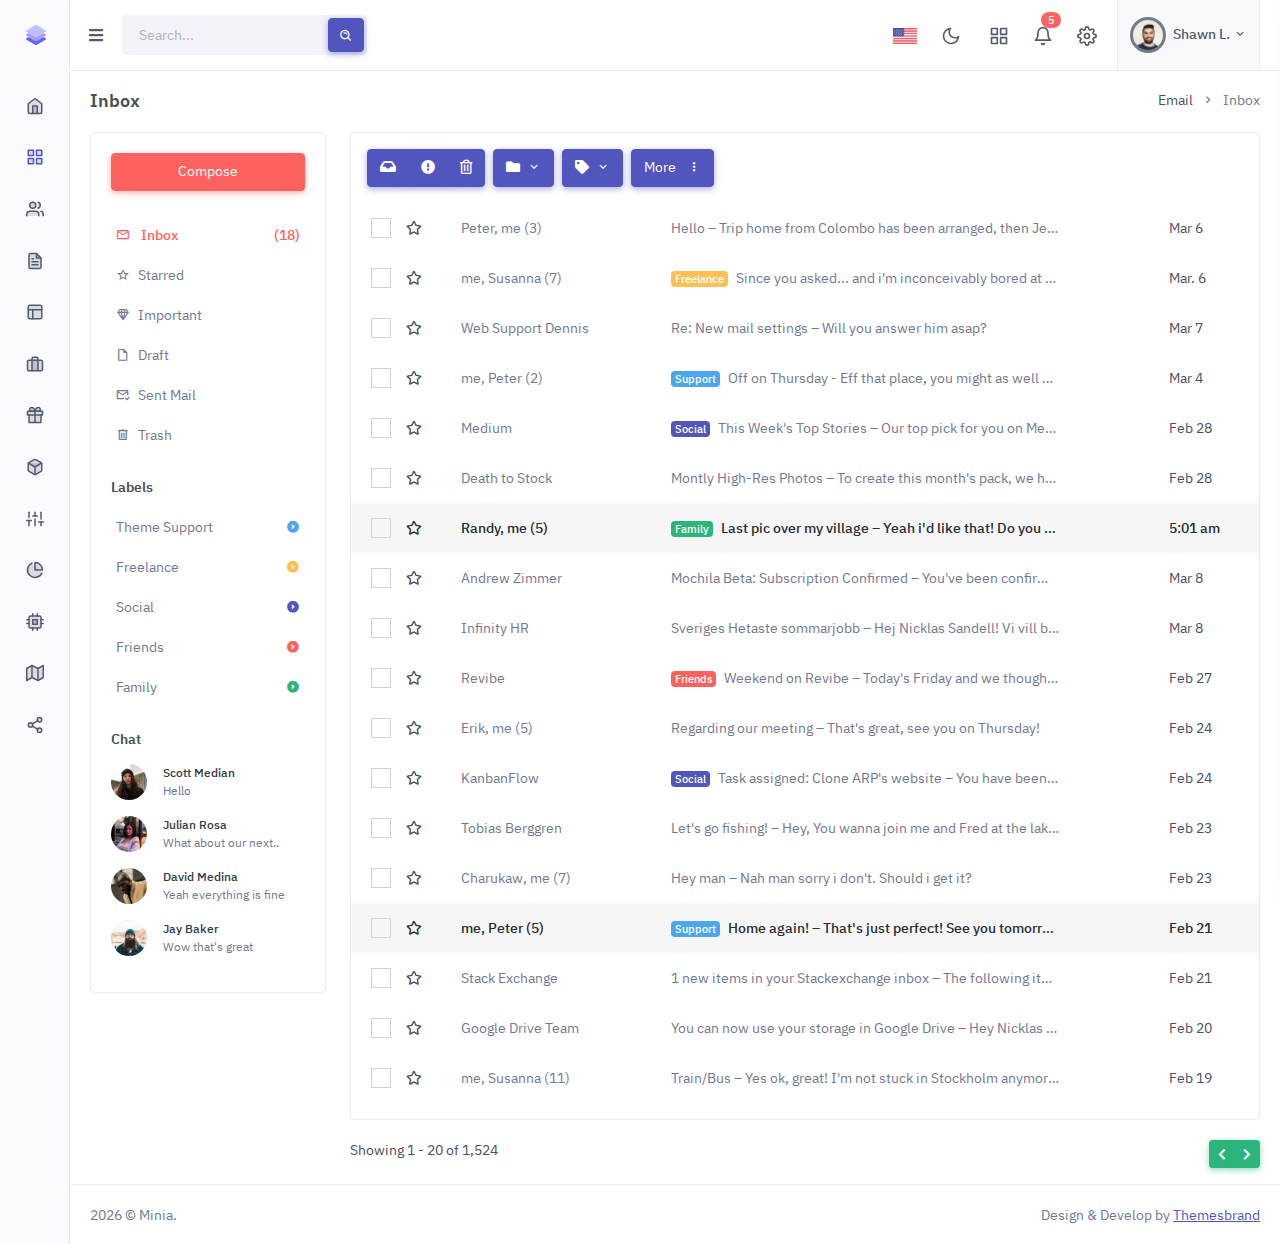
<file: docs/template/apps-email-inbox.html>
<!doctype html>
<html lang="en">

    <head>
        
        <meta charset="utf-8">
        <title>Email Inbox | Minia - Minimal Admin & Dashboard Template</title>
        <meta name="viewport" content="width=device-width, initial-scale=1.0">
        <meta content="Premium Multipurpose Admin & Dashboard Template" name="description">
        <meta content="Themesbrand" name="author">

        <!-- preloader css -->
        <link rel="stylesheet" href="static/css/preloader.min.css" type="text/css">

        <!-- Bootstrap Css -->
        <link href="static/css/bootstrap.min.css" id="bootstrap-style" rel="stylesheet" type="text/css">
        <!-- Icons Css -->
        <link href="static/css/icons.min.css" rel="stylesheet" type="text/css">
        <!-- App Css-->
        <link href="static/css/app.min.css" id="app-style" rel="stylesheet" type="text/css">

    </head>

    <body>

    <!-- <body data-layout="horizontal"> -->

        <!-- Begin page -->
        <div id="layout-wrapper">

            
            <header id="page-topbar">
                <div class="navbar-header">
                    <div class="d-flex">
                        <!-- LOGO -->
                        <div class="navbar-brand-box">
                            <a href="index.html" class="logo logo-dark">
                                <span class="logo-sm">
                                    <img src="static/picture/logo-sm.svg" alt="" height="24">
                                </span>
                                <span class="logo-lg">
                                    <img src="static/picture/logo-sm.svg" alt="" height="24"> <span class="logo-txt">Minia</span>
                                </span>
                            </a>

                            <a href="index.html" class="logo logo-light">
                                <span class="logo-sm">
                                    <img src="static/picture/logo-sm.svg" alt="" height="24">
                                </span>
                                <span class="logo-lg">
                                    <img src="static/picture/logo-sm.svg" alt="" height="24"> <span class="logo-txt">Minia</span>
                                </span>
                            </a>
                        </div>

                        <button type="button" class="btn btn-sm px-3 font-size-16 header-item" id="vertical-menu-btn">
                            <i class="fa fa-fw fa-bars"></i>
                        </button>

                        <!-- App Search-->
                        <form class="app-search d-none d-lg-block">
                            <div class="position-relative">
                                <input type="text" class="form-control" placeholder="Search...">
                                <button class="btn btn-primary" type="button"><i class="bx bx-search-alt align-middle"></i></button>
                            </div>
                        </form>
                    </div>

                    <div class="d-flex">

                        <div class="dropdown d-inline-block d-lg-none ms-2">
                            <button type="button" class="btn header-item" id="page-header-search-dropdown" data-bs-toggle="dropdown" aria-haspopup="true" aria-expanded="false">
                                <i data-feather="search" class="icon-lg"></i>
                            </button>
                            <div class="dropdown-menu dropdown-menu-lg dropdown-menu-end p-0" aria-labelledby="page-header-search-dropdown">
        
                                <form class="p-3">
                                    <div class="form-group m-0">
                                        <div class="input-group">
                                            <input type="text" class="form-control" placeholder="Search ..." aria-label="Search Result">

                                            <button class="btn btn-primary" type="submit"><i class="mdi mdi-magnify"></i></button>
                                        </div>
                                    </div>
                                </form>
                            </div>
                        </div>

                        <div class="dropdown d-none d-sm-inline-block">
                            <button type="button" class="btn header-item" data-bs-toggle="dropdown" aria-haspopup="true" aria-expanded="false">
                                <img id="header-lang-img" src="static/picture/us.jpg" alt="Header Language" height="16">
                            </button>
                            <div class="dropdown-menu dropdown-menu-end">

                                <!-- item-->
                                <a href="javascript:void(0);" class="dropdown-item notify-item language" data-lang="en">
                                    <img src="static/picture/us.jpg" alt="user-image" class="me-1" height="12"> <span class="align-middle">English</span>
                                </a>
                                <!-- item-->
                                <a href="javascript:void(0);" class="dropdown-item notify-item language" data-lang="sp">
                                    <img src="static/picture/spain.jpg" alt="user-image" class="me-1" height="12"> <span class="align-middle">Spanish</span>
                                </a>

                                <!-- item-->
                                <a href="javascript:void(0);" class="dropdown-item notify-item language" data-lang="gr">
                                    <img src="static/picture/germany.jpg" alt="user-image" class="me-1" height="12"> <span class="align-middle">German</span>
                                </a>

                                <!-- item-->
                                <a href="javascript:void(0);" class="dropdown-item notify-item language" data-lang="it">
                                    <img src="static/picture/italy.jpg" alt="user-image" class="me-1" height="12"> <span class="align-middle">Italian</span>
                                </a>

                                <!-- item-->
                                <a href="javascript:void(0);" class="dropdown-item notify-item language" data-lang="ru">
                                    <img src="static/picture/russia.jpg" alt="user-image" class="me-1" height="12"> <span class="align-middle">Russian</span>
                                </a>
                            </div>
                        </div>

                        <div class="dropdown d-none d-sm-inline-block">
                            <button type="button" class="btn header-item" id="mode-setting-btn">
                                <i data-feather="moon" class="icon-lg layout-mode-dark"></i>
                                <i data-feather="sun" class="icon-lg layout-mode-light"></i>
                            </button>
                        </div>

                        <div class="dropdown d-none d-lg-inline-block ms-1">
                            <button type="button" class="btn header-item" data-bs-toggle="dropdown" aria-haspopup="true" aria-expanded="false">
                                <i data-feather="grid" class="icon-lg"></i>
                            </button>
                            <div class="dropdown-menu dropdown-menu-lg dropdown-menu-end">
                                <div class="p-2">
                                    <div class="row g-0">
                                        <div class="col">
                                            <a class="dropdown-icon-item" href="#">
                                                <img src="static/picture/github.png" alt="Github">
                                                <span>GitHub</span>
                                            </a>
                                        </div>
                                        <div class="col">
                                            <a class="dropdown-icon-item" href="#">
                                                <img src="static/picture/bitbucket.png" alt="bitbucket">
                                                <span>Bitbucket</span>
                                            </a>
                                        </div>
                                        <div class="col">
                                            <a class="dropdown-icon-item" href="#">
                                                <img src="static/picture/dribbble.png" alt="dribbble">
                                                <span>Dribbble</span>
                                            </a>
                                        </div>
                                    </div>

                                    <div class="row g-0">
                                        <div class="col">
                                            <a class="dropdown-icon-item" href="#">
                                                <img src="static/picture/dropbox.png" alt="dropbox">
                                                <span>Dropbox</span>
                                            </a>
                                        </div>
                                        <div class="col">
                                            <a class="dropdown-icon-item" href="#">
                                                <img src="static/picture/mail_chimp.png" alt="mail_chimp">
                                                <span>Mail Chimp</span>
                                            </a>
                                        </div>
                                        <div class="col">
                                            <a class="dropdown-icon-item" href="#">
                                                <img src="static/picture/slack.png" alt="slack">
                                                <span>Slack</span>
                                            </a>
                                        </div>
                                    </div>
                                </div>
                            </div>
                        </div>

                        <div class="dropdown d-inline-block">
                            <button type="button" class="btn header-item noti-icon position-relative" id="page-header-notifications-dropdown" data-bs-toggle="dropdown" aria-haspopup="true" aria-expanded="false">
                                <i data-feather="bell" class="icon-lg"></i>
                                <span class="badge bg-danger rounded-pill">5</span>
                            </button>
                            <div class="dropdown-menu dropdown-menu-lg dropdown-menu-end p-0" aria-labelledby="page-header-notifications-dropdown">
                                <div class="p-3">
                                    <div class="row align-items-center">
                                        <div class="col">
                                            <h6 class="m-0"> Notifications </h6>
                                        </div>
                                        <div class="col-auto">
                                            <a href="#!" class="small text-reset text-decoration-underline"> Unread (3)</a>
                                        </div>
                                    </div>
                                </div>
                                <div data-simplebar="" style="max-height: 230px;">
                                    <a href="#!" class="text-reset notification-item">
                                        <div class="d-flex">
                                            <div class="flex-shrink-0 me-3">
                                                <img src="static/picture/avatar-3.jpg" class="rounded-circle avatar-sm" alt="user-pic">
                                            </div>
                                            <div class="flex-grow-1">
                                                <h6 class="mb-1">James Lemire</h6>
                                                <div class="font-size-13 text-muted">
                                                    <p class="mb-1">It will seem like simplified English.</p>
                                                    <p class="mb-0"><i class="mdi mdi-clock-outline"></i> <span>1 hours ago</span></p>
                                                </div>
                                            </div>
                                        </div>
                                    </a>
                                    <a href="#!" class="text-reset notification-item">
                                        <div class="d-flex">
                                            <div class="flex-shrink-0 avatar-sm me-3">
                                                <span class="avatar-title bg-primary rounded-circle font-size-16">
                                                    <i class="bx bx-cart"></i>
                                                </span>
                                            </div>
                                            <div class="flex-grow-1">
                                                <h6 class="mb-1">Your order is placed</h6>
                                                <div class="font-size-13 text-muted">
                                                    <p class="mb-1">If several languages coalesce the grammar</p>
                                                    <p class="mb-0"><i class="mdi mdi-clock-outline"></i> <span>3 min ago</span></p>
                                                </div>
                                            </div>
                                        </div>
                                    </a>
                                    <a href="#!" class="text-reset notification-item">
                                        <div class="d-flex">
                                            <div class="flex-shrink-0 avatar-sm me-3">
                                                <span class="avatar-title bg-success rounded-circle font-size-16">
                                                    <i class="bx bx-badge-check"></i>
                                                </span>
                                            </div>
                                            <div class="flex-grow-1">
                                                <h6 class="mb-1">Your item is shipped</h6>
                                                <div class="font-size-13 text-muted">
                                                    <p class="mb-1">If several languages coalesce the grammar</p>
                                                    <p class="mb-0"><i class="mdi mdi-clock-outline"></i> <span>3 min ago</span></p>
                                                </div>
                                            </div>
                                        </div>
                                    </a>

                                    <a href="#!" class="text-reset notification-item">
                                        <div class="d-flex">
                                            <div class="flex-shrink-0 me-3">
                                                <img src="static/picture/avatar-6.jpg" class="rounded-circle avatar-sm" alt="user-pic">
                                            </div>
                                            <div class="flex-grow-1">
                                                <h6 class="mb-1">Salena Layfield</h6>
                                                <div class="font-size-13 text-muted">
                                                    <p class="mb-1">As a skeptical Cambridge friend of mine occidental.</p>
                                                    <p class="mb-0"><i class="mdi mdi-clock-outline"></i> <span>1 hours ago</span></p>
                                                </div>
                                            </div>
                                        </div>
                                    </a>
                                </div>
                                <div class="p-2 border-top d-grid">
                                    <a class="btn btn-sm btn-link font-size-14 text-center" href="javascript:void(0)">
                                        <i class="mdi mdi-arrow-right-circle me-1"></i> <span>View More..</span> 
                                    </a>
                                </div>
                            </div>
                        </div>

                        <div class="dropdown d-inline-block">
                            <button type="button" class="btn header-item right-bar-toggle me-2">
                                <i data-feather="settings" class="icon-lg"></i>
                            </button>
                        </div>

                        <div class="dropdown d-inline-block">
                            <button type="button" class="btn header-item bg-soft-light border-start border-end" id="page-header-user-dropdown" data-bs-toggle="dropdown" aria-haspopup="true" aria-expanded="false">
                                <img class="rounded-circle header-profile-user" src="static/picture/avatar-1.jpg" alt="Header Avatar">
                                <span class="d-none d-xl-inline-block ms-1 fw-medium">Shawn L.</span>
                                <i class="mdi mdi-chevron-down d-none d-xl-inline-block"></i>
                            </button>
                            <div class="dropdown-menu dropdown-menu-end">
                                <!-- item-->
                                <a class="dropdown-item" href="apps-contacts-profile.html"><i class="mdi mdi-face-profile font-size-16 align-middle me-1"></i> Profile</a>
                                <a class="dropdown-item" href="auth-lock-screen.html"><i class="mdi mdi-lock font-size-16 align-middle me-1"></i> Lock screen</a>
                                <div class="dropdown-divider"></div>
                                <a class="dropdown-item" href="auth-logout.html"><i class="mdi mdi-logout font-size-16 align-middle me-1"></i> Logout</a>
                            </div>
                        </div>

                    </div>
                </div>
            </header>

            <!-- ========== Left Sidebar Start ========== -->
            <div class="vertical-menu">

                <div data-simplebar="" class="h-100">

                    <!--- Sidemenu -->
                    <div id="sidebar-menu">
                        <!-- Left Menu Start -->
                        <ul class="metismenu list-unstyled" id="side-menu">
                            <li class="menu-title" data-key="t-menu">Menu</li>

                            <li>
                                <a href="index.html">
                                    <i data-feather="home"></i>
                                    <span data-key="t-dashboard">Dashboard</span>
                                </a>
                            </li>

                            <li>
                                <a href="javascript: void(0);" class="has-arrow">
                                    <i data-feather="grid"></i>
                                    <span data-key="t-apps">Apps</span>
                                </a>
                                <ul class="sub-menu" aria-expanded="false">
                                    <li>
                                        <a href="apps-calendar.html">
                                            <span data-key="t-calendar">Calendar</span>
                                        </a>
                                    </li>
        
                                    <li>
                                        <a href="apps-chat.html">
                                            <span data-key="t-chat">Chat</span>
                                        </a>
                                    </li>
        
                                    <li>
                                        <a href="javascript: void(0);" class="has-arrow">
                                            <span data-key="t-email">Email</span>
                                        </a>
                                        <ul class="sub-menu" aria-expanded="false">
                                            <li><a href="" data-key="t-inbox">Inbox</a></li>
                                            <li><a href="apps-email-read.html" data-key="t-read-email">Read Email</a></li>
                                        </ul>
                                    </li>
                                    <li>
                                        <a href="javascript: void(0);" class="has-arrow">
                                            <span data-key="t-invoices">Invoices</span>
                                        </a>
                                        <ul class="sub-menu" aria-expanded="false">
                                            <li><a href="apps-invoices-list.html" data-key="t-invoice-list">Invoice List</a></li>
                                            <li><a href="apps-invoices-detail.html" data-key="t-invoice-detail">Invoice Detail</a></li>
                                        </ul>
                                    </li>
                                    <li>
                                        <a href="javascript: void(0);" class="has-arrow">
                                            <span data-key="t-contacts">Contacts</span>
                                        </a>
                                        <ul class="sub-menu" aria-expanded="false">
                                            <li><a href="apps-contacts-grid.html" data-key="t-user-grid">User Grid</a></li>
                                            <li><a href="apps-contacts-list.html" data-key="t-user-list">User List</a></li>
                                            <li><a href="apps-contacts-profile.html" data-key="t-profile">Profile</a></li>
                                        </ul>
                                    </li>
                                </ul>
                            </li>

                            <li>
                                <a href="javascript: void(0);" class="has-arrow">
                                    <i data-feather="users"></i>
                                    <span data-key="t-authentication">Authentication</span>
                                </a>
                                <ul class="sub-menu" aria-expanded="false">
                                    <li><a href="auth-login.html" data-key="t-login">Login</a></li>
                                    <li><a href="auth-register.html" data-key="t-register">Register</a></li>
                                    <li><a href="auth-recoverpw.html" data-key="t-recover-password">Recover Password</a></li>
                                    <li><a href="auth-lock-screen.html" data-key="t-lock-screen">Lock Screen</a></li>
                                    <li><a href="auth-logout.html" data-key="t-logout">Log Out</a></li>
                                    <li><a href="auth-confirm-mail.html" data-key="t-confirm-mail">Confirm Mail</a></li>
                                    <li><a href="auth-email-verification.html" data-key="t-email-verification">Email Verification</a></li>
                                    <li><a href="auth-two-step-verification.html" data-key="t-two-step-verification">Two Step Verification</a></li>
                                </ul>
                            </li>

                            <li>
                                <a href="javascript: void(0);" class="has-arrow">
                                    <i data-feather="file-text"></i>
                                    <span data-key="t-pages">Pages</span>
                                </a>
                                <ul class="sub-menu" aria-expanded="false">
                                    <li><a href="pages-starter.html" data-key="t-starter-page">Starter Page</a></li>
                                    <li><a href="pages-maintenance.html" data-key="t-maintenance">Maintenance</a></li>
                                    <li><a href="pages-comingsoon.html" data-key="t-coming-soon">Coming Soon</a></li>
                                    <li><a href="pages-timeline.html" data-key="t-timeline">Timeline</a></li>
                                    <li><a href="pages-faqs.html" data-key="t-faqs">FAQs</a></li>
                                    <li><a href="pages-pricing.html" data-key="t-pricing">Pricing</a></li>
                                    <li><a href="pages-404.html" data-key="t-error-404">Error 404</a></li>
                                    <li><a href="pages-500.html" data-key="t-error-500">Error 500</a></li>
                                </ul>
                            </li>

                            <li>
                                <a href="layouts-horizontal.html">
                                    <i data-feather="layout"></i>
                                    <span data-key="t-horizontal">Horizontal</span>
                                </a>
                            </li>

                            <li class="menu-title mt-2" data-key="t-components">Elements</li>

                            <li>
                                <a href="javascript: void(0);" class="has-arrow">
                                    <i data-feather="briefcase"></i>
                                    <span data-key="t-components">Components</span>
                                </a>
                                <ul class="sub-menu" aria-expanded="false">
                                    <li><a href="ui-alerts.html" data-key="t-alerts">Alerts</a></li>
                                    <li><a href="ui-buttons.html" data-key="t-buttons">Buttons</a></li>
                                    <li><a href="ui-cards.html" data-key="t-cards">Cards</a></li>
                                    <li><a href="ui-carousel.html" data-key="t-carousel">Carousel</a></li>
                                    <li><a href="ui-dropdowns.html" data-key="t-dropdowns">Dropdowns</a></li>
                                    <li><a href="ui-grid.html" data-key="t-grid">Grid</a></li>
                                    <li><a href="ui-images.html" data-key="t-images">Images</a></li>
                                    <li><a href="ui-modals.html" data-key="t-modals">Modals</a></li>
                                    <li><a href="ui-offcanvas.html" data-key="t-offcanvas">Offcanvas</a></li>
                                    <li><a href="ui-progressbars.html" data-key="t-progress-bars">Progress Bars</a></li>
                                    <li><a href="ui-tabs-accordions.html" data-key="t-tabs-accordions">Tabs & Accordions</a></li>
                                    <li><a href="ui-typography.html" data-key="t-typography">Typography</a></li>
                                    <li><a href="ui-video.html" data-key="t-video">Video</a></li>
                                    <li><a href="ui-general.html" data-key="t-general">General</a></li>
                                    <li><a href="ui-colors.html" data-key="t-colors">Colors</a></li>
                                </ul>
                            </li>

                            <li>
                                <a href="javascript: void(0);" class="has-arrow">
                                    <i data-feather="gift"></i>
                                    <span data-key="t-ui-elements">Extended</span>
                                </a>
                                <ul class="sub-menu" aria-expanded="false">
                                    <li><a href="extended-lightbox.html" data-key="t-lightbox">Lightbox</a></li>
                                    <li><a href="extended-rangeslider.html" data-key="t-range-slider">Range Slider</a></li>
                                    <li><a href="extended-sweet-alert.html" data-key="t-sweet-alert">SweetAlert 2</a></li>
                                    <li><a href="extended-session-timeout.html" data-key="t-session-timeout">Session Timeout</a></li>
                                    <li><a href="extended-rating.html" data-key="t-rating">Rating</a></li>
                                    <li><a href="extended-notifications.html" data-key="t-notifications">Notifications</a></li>
                                </ul>
                            </li>

                            <li>
                                <a href="javascript: void(0);">
                                    <i data-feather="box"></i>
                                    <span class="badge rounded-pill bg-soft-danger text-danger float-end">7</span>
                                    <span data-key="t-forms">Forms</span>
                                </a>
                                <ul class="sub-menu" aria-expanded="false">
                                    <li><a href="form-elements.html" data-key="t-form-elements">Basic Elements</a></li>
                                    <li><a href="form-validation.html" data-key="t-form-validation">Validation</a></li>
                                    <li><a href="form-advanced.html" data-key="t-form-advanced">Advanced Plugins</a></li>
                                    <li><a href="form-editors.html" data-key="t-form-editors">Editors</a></li>
                                    <li><a href="form-uploads.html" data-key="t-form-upload">File Upload</a></li>
                                    <li><a href="form-wizard.html" data-key="t-form-wizard">Wizard</a></li>
                                    <li><a href="form-mask.html" data-key="t-form-mask">Mask</a></li>
                                </ul>
                            </li>

                            <li>
                                <a href="javascript: void(0);" class="has-arrow">
                                    <i data-feather="sliders"></i>
                                    <span data-key="t-tables">Tables</span>
                                </a>
                                <ul class="sub-menu" aria-expanded="false">
                                    <li><a href="tables-basic.html" data-key="t-basic-tables">Bootstrap Basic</a></li>
                                    <li><a href="tables-datatable.html" data-key="t-data-tables">DataTables</a></li>
                                    <li><a href="tables-responsive.html" data-key="t-responsive-table">Responsive</a></li>
                                    <li><a href="tables-editable.html" data-key="t-editable-table">Editable</a></li>
                                </ul>
                            </li>

                            <li>
                                <a href="javascript: void(0);" class="has-arrow">
                                    <i data-feather="pie-chart"></i>
                                    <span data-key="t-charts">Charts</span>
                                </a>
                                <ul class="sub-menu" aria-expanded="false">
                                    <li><a href="charts-apex.html" data-key="t-apex-charts">Apexcharts</a></li>
                                    <li><a href="charts-echart.html" data-key="t-e-charts">Echarts</a></li>
                                    <li><a href="charts-chartjs.html" data-key="t-chartjs-charts">Chartjs</a></li>
                                    <li><a href="charts-knob.html" data-key="t-knob-charts">Jquery Knob</a></li>
                                    <li><a href="charts-sparkline.html" data-key="t-sparkline-charts">Sparkline</a></li>
                                </ul>
                            </li>

                            <li>
                                <a href="javascript: void(0);" class="has-arrow">
                                    <i data-feather="cpu"></i>
                                    <span data-key="t-icons">Icons</span>
                                </a>
                                <ul class="sub-menu" aria-expanded="false">
                                    <li><a href="icons-boxicons.html" data-key="t-boxicons">Boxicons</a></li>
                                    <li><a href="icons-materialdesign.html" data-key="t-material-design">Material Design</a></li>
                                    <li><a href="icons-dripicons.html" data-key="t-dripicons">Dripicons</a></li>
                                    <li><a href="icons-fontawesome.html" data-key="t-font-awesome">Font Awesome 5</a></li>
                                </ul>
                            </li>

                            <li>
                                <a href="javascript: void(0);" class="has-arrow">
                                    <i data-feather="map"></i>
                                    <span data-key="t-maps">Maps</span>
                                </a>
                                <ul class="sub-menu" aria-expanded="false">
                                    <li><a href="maps-google.html" data-key="t-g-maps">Google</a></li>
                                    <li><a href="maps-vector.html" data-key="t-v-maps">Vector</a></li>
                                    <li><a href="maps-leaflet.html" data-key="t-l-maps">Leaflet</a></li>
                                </ul>
                            </li>

                            <li>
                                <a href="javascript: void(0);" class="has-arrow">
                                    <i data-feather="share-2"></i>
                                    <span data-key="t-multi-level">Multi Level</span>
                                </a>
                                <ul class="sub-menu" aria-expanded="true">
                                    <li><a href="javascript: void(0);" data-key="t-level-1-1">Level 1.1</a></li>
                                    <li>
                                        <a href="javascript: void(0);" class="has-arrow" data-key="t-level-1-2">Level 1.2</a>
                                        <ul class="sub-menu" aria-expanded="true">
                                            <li><a href="javascript: void(0);" data-key="t-level-2-1">Level 2.1</a></li>
                                            <li><a href="javascript: void(0);" data-key="t-level-2-2">Level 2.2</a></li>
                                        </ul>
                                    </li>
                                </ul>
                            </li>

                        </ul>

                        <div class="card sidebar-alert border-0 text-center mx-4 mb-0 mt-5">
                            <div class="card-body">
                                <img src="static/picture/giftbox.png" alt="">
                                <div class="mt-4">
                                    <h5 class="alertcard-title font-size-16">Unlimited Access</h5>
                                    <p class="font-size-13">Upgrade your plan from a Free trial, to select ‘Business Plan’.</p>
                                    <a href="#!" class="btn btn-primary mt-2">Upgrade Now</a>
                                </div>
                            </div>
                        </div>
                    </div>
                    <!-- Sidebar -->
                </div>
            </div>
            <!-- Left Sidebar End -->

            

            <!-- ============================================================== -->
            <!-- Start right Content here -->
            <!-- ============================================================== -->
            <div class="main-content">

                <div class="page-content">
                    <div class="container-fluid">

                        <!-- start page title -->
                        <div class="row">
                            <div class="col-12">
                                <div class="page-title-box d-sm-flex align-items-center justify-content-between">
                                    <h4 class="mb-sm-0 font-size-18">Inbox</h4>

                                    <div class="page-title-right">
                                        <ol class="breadcrumb m-0">
                                            <li class="breadcrumb-item"><a href="javascript: void(0);">Email</a></li>
                                            <li class="breadcrumb-item active">Inbox</li>
                                        </ol>
                                    </div>

                                </div>
                            </div>
                        </div>
                        <!-- end page title -->
                        
                        <div class="row">
                            <div class="col-12">
                                <!-- Left sidebar -->
                                <div class="email-leftbar card">
                                    <button type="button" class="btn btn-danger w-100 waves-effect waves-light" data-bs-toggle="modal" data-bs-target="#composemodal">
                                        Compose
                                    </button>
                                    <div class="mail-list mt-4">
                                        <a href="#" class="active"><i class="mdi mdi-email-outline me-2"></i> Inbox <span class="ms-1 float-end">(18)</span></a>
                                        <a href="#"><i class="mdi mdi-star-outline me-2"></i>Starred</a>
                                        <a href="#"><i class="mdi mdi-diamond-stone me-2"></i>Important</a>
                                        <a href="#"><i class="mdi mdi-file-outline me-2"></i>Draft</a>
                                        <a href="#"><i class="mdi mdi-email-check-outline me-2"></i>Sent Mail</a>
                                        <a href="#"><i class="mdi mdi-trash-can-outline me-2"></i>Trash</a>
                                    </div>
        
        
                                    <h6 class="mt-4">Labels</h6>
        
                                    <div class="mail-list mt-1">
                                        <a href="#"><span class="mdi mdi-arrow-right-drop-circle text-info float-end"></span>Theme Support</a>
                                        <a href="#"><span class="mdi mdi-arrow-right-drop-circle text-warning float-end"></span>Freelance</a>
                                        <a href="#"><span class="mdi mdi-arrow-right-drop-circle text-primary float-end"></span>Social</a>
                                        <a href="#"><span class="mdi mdi-arrow-right-drop-circle text-danger float-end"></span>Friends</a>
                                        <a href="#"><span class="mdi mdi-arrow-right-drop-circle text-success float-end"></span>Family</a>
                                    </div>
        
                                    <h6 class="mt-4">Chat</h6>
        
                                    <div class="mt-2">
                                        <a href="javascript: void(0);" class="d-flex align-items-start">
                                            <img class="flex-shrink-0 me-3 rounded-circle" src="static/picture/avatar-2.jpg" alt="Generic placeholder image" height="36">
                                            <div class="flex-grow-1 chat-user-box">
                                                <p class="user-title m-0">Scott Median</p>
                                                <p class="text-muted">Hello</p>
                                            </div>
                                        </a>
        
                                        <a href="javascript: void(0);" class="d-flex align-items-start">
                                            <img class="flex-shrink-0 me-3 rounded-circle" src="static/picture/avatar-3.jpg" alt="Generic placeholder image" height="36">
                                            <div class="flex-grow-1 chat-user-box">
                                                <p class="user-title m-0">Julian Rosa</p>
                                                <p class="text-muted">What about our next..</p>
                                            </div>
                                        </a>
        
                                        <a href="javascript: void(0);" class="d-flex align-items-start">
                                            <img class="flex-shrink-0 me-3 rounded-circle" src="static/picture/avatar-4.jpg" alt="Generic placeholder image" height="36">
                                            <div class="flex-grow-1 chat-user-box">
                                                <p class="user-title m-0">David Medina</p>
                                                <p class="text-muted">Yeah everything is fine</p>
                                            </div>
                                        </a>
        
                                        <a href="javascript: void(0);" class="d-flex align-items-start">
                                            <img class="flex-shrink-0 me-3 rounded-circle" src="static/picture/avatar-6.jpg" alt="Generic placeholder image" height="36">
                                            <div class="flex-grow-1 chat-user-box">
                                                <p class="user-title m-0">Jay Baker</p>
                                                <p class="text-muted">Wow that's great</p>
                                            </div>
                                        </a>
                                    </div>
                                </div>
                                <!-- End Left sidebar -->
        
        
                                <!-- Right Sidebar -->
                                <div class="email-rightbar mb-3">
                                    
                                    <div class="card">
                                        <div class="btn-toolbar p-3" role="toolbar">
                                            <div class="btn-group me-2 mb-2 mb-sm-0">
                                                <button type="button" class="btn btn-primary waves-light waves-effect"><i class="fa fa-inbox"></i></button>
                                                <button type="button" class="btn btn-primary waves-light waves-effect"><i class="fa fa-exclamation-circle"></i></button>
                                                <button type="button" class="btn btn-primary waves-light waves-effect"><i class="far fa-trash-alt"></i></button>
                                            </div>
                                            <div class="btn-group me-2 mb-2 mb-sm-0">
                                                <button type="button" class="btn btn-primary waves-light waves-effect dropdown-toggle" data-bs-toggle="dropdown" aria-expanded="false">
                                                    <i class="fa fa-folder"></i> <i class="mdi mdi-chevron-down ms-1"></i>
                                                </button>
                                                <div class="dropdown-menu">
                                                    <a class="dropdown-item" href="#">Updates</a>
                                                    <a class="dropdown-item" href="#">Social</a>
                                                    <a class="dropdown-item" href="#">Team Manage</a>
                                                </div>
                                            </div>
                                            <div class="btn-group me-2 mb-2 mb-sm-0">
                                                <button type="button" class="btn btn-primary waves-light waves-effect dropdown-toggle" data-bs-toggle="dropdown" aria-expanded="false">
                                                    <i class="fa fa-tag"></i> <i class="mdi mdi-chevron-down ms-1"></i>
                                                </button>
                                                <div class="dropdown-menu">
                                                    <a class="dropdown-item" href="#">Updates</a>
                                                    <a class="dropdown-item" href="#">Social</a>
                                                    <a class="dropdown-item" href="#">Team Manage</a>
                                                </div>
                                            </div>
            
                                            <div class="btn-group me-2 mb-2 mb-sm-0">
                                                <button type="button" class="btn btn-primary waves-light waves-effect dropdown-toggle" data-bs-toggle="dropdown" aria-expanded="false">
                                                    More <i class="mdi mdi-dots-vertical ms-2"></i>
                                                </button>
                                                <div class="dropdown-menu">
                                                    <a class="dropdown-item" href="#">Mark as Unread</a>
                                                    <a class="dropdown-item" href="#">Mark as Important</a>
                                                    <a class="dropdown-item" href="#">Add to Tasks</a>
                                                    <a class="dropdown-item" href="#">Add Star</a>
                                                    <a class="dropdown-item" href="#">Mute</a>
                                                </div>
                                            </div>
                                        </div>
                                        <ul class="message-list">
                                            <li>
                                                <div class="col-mail col-mail-1">
                                                    <div class="checkbox-wrapper-mail">
                                                        <input type="checkbox" id="chk19">
                                                        <label for="chk19" class="toggle"></label>
                                                    </div>
                                                    <a href="#" class="title">Peter, me (3)</a><span class="star-toggle far fa-star"></span>
                                                </div>
                                                <div class="col-mail col-mail-2">
                                                    <a href="#" class="subject">Hello – <span class="teaser">Trip home from Colombo has been arranged, then Jenna will come get me from Stockholm. :)</span>
                                                    </a>
                                                    <div class="date">Mar 6</div>
                                                </div>
                                            </li>
                
                                            <li>
                                                <div class="col-mail col-mail-1">
                                                    <div class="checkbox-wrapper-mail">
                                                        <input type="checkbox" id="chk20">
                                                        <label for="chk20" class="toggle"></label>
                                                    </div>
                                                    <a href="#" class="title">me, Susanna (7)</a><span class="star-toggle far fa-star"></span>
                                                </div>
                                                <div class="col-mail col-mail-2">
                                                    <a href="#" class="subject"><span class="bg-warning badge me-2">Freelance</span>Since you asked... and i'm
                                                        inconceivably bored at the train station –
                                                        <span class="teaser">Alright thanks. I'll have to re-book that somehow, i'll get back to you.</span>
                                                    </a>
                                                    <div class="date">Mar. 6</div>
                                                </div>
                                            </li>
        
                                            <li>
                                                <div class="col-mail col-mail-1">
                                                    <div class="checkbox-wrapper-mail">
                                                        <input type="checkbox" id="chk6">
                                                        <label for="chk6" class="toggle"></label>
                                                    </div>
                                                    <a href="#" class="title">Web Support Dennis</a><span class="star-toggle far fa-star"></span>
                                                </div>
                                                <div class="col-mail col-mail-2">
                                                    <a href="#" class="subject">Re: New mail settings – 
                                                        <span class="teaser">Will you answer him asap?</span>
                                                    </a>
                                                    <div class="date">Mar 7</div>
                                                </div>
                                            </li>
                                            <li>
                                                <div class="col-mail col-mail-1">
                                                    <div class="checkbox-wrapper-mail">
                                                        <input type="checkbox" id="chk7">
                                                        <label for="chk7" class="toggle"></label>
                                                    </div>
                                                    <a href="#" class="title">me, Peter (2)</a><span class="star-toggle far fa-star"></span>
                                                </div>
                                                <div class="col-mail col-mail-2">
                                                    <a href="#" class="subject"><span class="bg-info badge me-2">Support</span>Off on Thursday - 
                                                        <span class="teaser">Eff that place, you might as well stay here with us instead! Sent from my iPhone 4  4 mar 2014 at 5:55 pm</span>
                                                    </a>
                                                    <div class="date">Mar 4</div>
                                                </div>
                                            </li>
                                            <li>
                                                <div class="col-mail col-mail-1">
                                                    <div class="checkbox-wrapper-mail">
                                                        <input type="checkbox" id="chk8">
                                                        <label for="chk8" class="toggle"></label>
                                                    </div>
                                                    <a href="#" class="title">Medium</a><span class="star-toggle far fa-star"></span>
                                                </div>
                                                <div class="col-mail col-mail-2">
                                                    <a href="#" class="subject"><span class="bg-primary badge me-2">Social</span>This Week's Top Stories – 
                                                        <span class="teaser">Our top pick for you on Medium this week The Man Who Destroyed America’s Ego</span>
                                                    </a>
                                                    <div class="date">Feb 28</div>
                                                </div>
                                            </li>
                                            <li>
                                                <div class="col-mail col-mail-1">
                                                    <div class="checkbox-wrapper-mail">
                                                        <input type="checkbox" id="chk9">
                                                        <label for="chk9" class="toggle"></label>
                                                    </div>
                                                    <a href="#" class="title">Death to Stock</a><span class="star-toggle far fa-star"></span>
                                                </div>
                                                <div class="col-mail col-mail-2">
                                                    <a href="#" class="subject">Montly High-Res Photos – 
                                                        <span class="teaser">To create this month's pack, we hosted a party with local musician Jared Mahone here in Columbus, Ohio.</span>
                                                    </a>
                                                    <div class="date">Feb 28</div>
                                                </div>
                                            </li>
        
                                            <li class="unread">
                                                <div class="col-mail col-mail-1">
                                                    <div class="checkbox-wrapper-mail">
                                                        <input type="checkbox" id="chk3">
                                                        <label for="chk3" class="toggle"></label>
                                                    </div>
                                                    <a href="#" class="title">Randy, me (5)</a><span class="star-toggle far fa-star"></span>
                                                </div>
                                                <div class="col-mail col-mail-2">
                                                    <a href="#" class="subject"><span class="bg-success badge me-2">Family</span>Last pic over my village – 
                                                        <span class="teaser">Yeah i'd like that! Do you remember the video you showed me of your train ride between Colombo and Kandy? The one with the mountain view? I would love to see that one again!</span>
                                                    </a>
                                                    <div class="date">5:01 am</div>
                                                </div>
                                            </li>
                                            <li>
                                                <div class="col-mail col-mail-1">
                                                    <div class="checkbox-wrapper-mail">
                                                        <input type="checkbox" id="chk4">
                                                        <label for="chk4" class="toggle"></label>
                                                    </div>
                                                    <a href="#" class="title">Andrew Zimmer</a><span class="star-toggle far fa-star"></span>
                                                </div>
                                                <div class="col-mail col-mail-2">
                                                    <a href="#" class="subject">Mochila Beta: Subscription Confirmed
                                                        – <span class="teaser">You've been confirmed! Welcome to the ruling class of the inbox. For your records, here is a copy of the information you submitted to us...</span>
                                                    </a>
                                                    <div class="date">Mar 8</div>
                                                </div>
                                            </li>
                                            <li>
                                                <div class="col-mail col-mail-1">
                                                    <div class="checkbox-wrapper-mail">
                                                        <input type="checkbox" id="chk5">
                                                        <label for="chk5" class="toggle"></label>
                                                    </div>
                                                    <a href="#" class="title">Infinity HR</a><span class="star-toggle far fa-star"></span>
                                                </div>
                                                <div class="col-mail col-mail-2">
                                                    <a href="#" class="subject">Sveriges Hetaste sommarjobb –
                                                        <span class="teaser">Hej Nicklas Sandell! Vi vill bjuda in dig till "First tour 2014", ett rekryteringsevent som erbjuder jobb på 16 semesterorter iSverige.</span>
                                                    </a>
                                                    <div class="date">Mar 8</div>
                                                </div>
                                            </li>
                                            <li>
                                                <div class="col-mail col-mail-1">
                                                    <div class="checkbox-wrapper-mail">
                                                        <input type="checkbox" id="chk10">
                                                        <label for="chk10" class="toggle"></label>
                                                    </div>
                                                    <a href="#" class="title">Revibe</a><span class="star-toggle far fa-star"></span>
                                                </div>
                                                <div class="col-mail col-mail-2">
                                                    <a href="#" class="subject"><span class="bg-danger badge me-2">Friends</span>Weekend on Revibe – 
                                                        <span class="teaser">Today's Friday and we thought maybe you want some music inspiration for the weekend. Here are some trending tracks and playlists we think you should give a listen!</span>
                                                    </a>
                                                    <div class="date">Feb 27</div>
                                                </div>
                                            </li>
                                            <li>
                                                <div class="col-mail col-mail-1">
                                                    <div class="checkbox-wrapper-mail">
                                                        <input type="checkbox" id="chk11">
                                                        <label for="chk11" class="toggle"></label>
                                                    </div>
                                                    <a href="#" class="title">Erik, me (5)</a><span class="star-toggle far fa-star"></span>
                                                </div>
                                                <div class="col-mail col-mail-2">
                                                    <a href="#" class="subject">Regarding our meeting – 
                                                        <span class="teaser">That's great, see you on Thursday!</span>
                                                    </a>
                                                    <div class="date">Feb 24</div>
                                                </div>
                                            </li>
                                            <li>
                                                <div class="col-mail col-mail-1">
                                                    <div class="checkbox-wrapper-mail">
                                                        <input type="checkbox" id="chk12">
                                                        <label for="chk12" class="toggle"></label>
                                                    </div>
                                                    <a href="#" class="title">KanbanFlow</a><span class="star-toggle far fa-star"></span>
                                                </div>
                                                <div class="col-mail col-mail-2">
                                                    <a href="#" class="subject"><span class="bg-primary badge me-2">Social</span>Task assigned: Clone ARP's website
                                                        – <span class="teaser">You have been assigned a task by Alex@Work on the board Web.</span>
                                                    </a>
                                                    <div class="date">Feb 24</div>
                                                </div>
                                            </li>
                                            <li>
                                                <div class="col-mail col-mail-1">
                                                    <div class="checkbox-wrapper-mail">
                                                        <input type="checkbox" id="chk13">
                                                        <label for="chk13" class="toggle"></label>
                                                    </div>
                                                    <a href="#" class="title">Tobias Berggren</a><span class="star-toggle far fa-star"></span>
                                                </div>
                                                <div class="col-mail col-mail-2">
                                                    <a href="#" class="subject">Let's go fishing! – 
                                                        <span class="teaser">Hey, You wanna join me and Fred at the lake tomorrow? It'll be awesome.</span>
                                                    </a>
                                                    <div class="date">Feb 23</div>
                                                </div>
                                            </li>
                                            <li>
                                                <div class="col-mail col-mail-1">
                                                    <div class="checkbox-wrapper-mail">
                                                        <input type="checkbox" id="chk14">
                                                        <label for="chk14" class="toggle"></label>
                                                    </div>
                                                    <a href="#" class="title">Charukaw, me (7)</a><span class="star-toggle far fa-star"></span>
                                                </div>
                                                <div class="col-mail col-mail-2">
                                                    <a href="#" class="subject">Hey man – <span class="teaser">Nah man sorry i don't. Should i get it?</span>
                                                    </a>
                                                    <div class="date">Feb 23</div>
                                                </div>
                                            </li>
                                            <li class="unread">
                                                <div class="col-mail col-mail-1">
                                                    <div class="checkbox-wrapper-mail">
                                                        <input type="checkbox" id="chk15">
                                                        <label for="chk15" class="toggle"></label>
                                                    </div>
                                                    <a href="#" class="title">me, Peter (5)</a><span class="star-toggle far fa-star"></span>
                                                </div>
                                                <div class="col-mail col-mail-2">
                                                    <a href="#" class="subject"><span class="bg-info badge me-2">Support</span>Home again! – <span class="teaser">That's just perfect! See you tomorrow.</span>
                                                    </a>
                                                    <div class="date">Feb 21</div>
                                                </div>
                                            </li>
                                            <li>
                                                <div class="col-mail col-mail-1">
                                                    <div class="checkbox-wrapper-mail">
                                                        <input type="checkbox" id="chk16">
                                                        <label for="chk16" class="toggle"></label>
                                                    </div>
                                                    <a href="#" class="title">Stack Exchange</a><span class="star-toggle far fa-star"></span>
                                                </div>
                                                <div class="col-mail col-mail-2">
                                                    <a href="#" class="subject">1 new items in your Stackexchange inbox
                                                        – <span class="teaser">The following items were added to your Stack Exchange global inbox since you last checked it.</span>
                                                    </a>
                                                    <div class="date">Feb 21</div>
                                                </div>
                                            </li>
                                            <li>
                                                <div class="col-mail col-mail-1">
                                                    <div class="checkbox-wrapper-mail">
                                                        <input type="checkbox" id="chk17">
                                                        <label for="chk17" class="toggle"></label>
                                                    </div>
                                                    <a href="#" class="title">Google Drive Team</a><span class="star-toggle far fa-star"></span>
                                                </div>
                                                <div class="col-mail col-mail-2">
                                                    <a href="#" class="subject">You can now use your storage in Google
                                                        Drive – <span class="teaser">Hey Nicklas Sandell! Thank you for purchasing extra storage space in Google Drive.</span>
                                                    </a>
                                                    <div class="date">Feb 20</div>
                                                </div>
                                            </li>
                                            <li>
                                                <div class="col-mail col-mail-1">
                                                    <div class="checkbox-wrapper-mail">
                                                        <input type="checkbox" id="chk18">
                                                        <label for="chk18" class="toggle"></label>
                                                    </div>
                                                    <a href="#" class="title">me, Susanna (11)</a><span class="star-toggle far fa-star"></span>
                                                </div>
                                                <div class="col-mail col-mail-2">
                                                    <a href="#" class="subject">Train/Bus – <span class="teaser">Yes ok, great! I'm not stuck in Stockholm anymore, we're making progress.</span>
                                                    </a>
                                                    <div class="date">Feb 19</div>
                                                </div>
                                            </li>
        
                                        </ul>
        
                                    </div> <!-- card -->
        
                                    <div class="row">
                                        <div class="col-7">
                                            Showing 1 - 20 of 1,524
                                        </div>
                                        <div class="col-5">
                                            <div class="btn-group float-end">
                                                <button type="button" class="btn btn-sm btn-success waves-effect"><i class="fa fa-chevron-left"></i></button>
                                                <button type="button" class="btn btn-sm btn-success waves-effect"><i class="fa fa-chevron-right"></i></button>
                                            </div>
                                        </div>
                                    </div>
                                </div> <!-- end Col-9 -->
        
                            </div>
        
                        </div><!-- End row -->
                    </div> <!-- container-fluid -->
                </div>
                <!-- End Page-content -->

                <!-- Modal -->
                <div class="modal fade" id="composemodal" tabindex="-1" role="dialog" aria-labelledby="composemodalTitle" aria-hidden="true">
                    <div class="modal-dialog modal-dialog-centered modal-lg" role="document">
                        <div class="modal-content">
                            <div class="modal-header">
                                <h5 class="modal-title font-size-16" id="composemodalTitle">New Message</h5>
                                <button type="button" class="btn-close" data-bs-dismiss="modal" aria-label="Close"></button>
                            </div>
                            <div class="modal-body">
                                <div>
                                    <div class="mb-3">
                                        <input type="email" class="form-control" placeholder="To">
                                    </div>

                                    <div class="mb-3">
                                        <input type="text" class="form-control" placeholder="Subject">
                                    </div>
                                    <div class="mb-3 email-editor">
                                        <div id="email-editor"></div>
                                    </div>

                                </div>
                            </div>
                            <div class="modal-footer">
                                <button type="button" class="btn btn-secondary" data-bs-dismiss="modal">Close</button>
                                <button type="button" class="btn btn-primary">Send <i class="fab fa-telegram-plane ms-1"></i></button>
                            </div>
                        </div>
                    </div>
                </div>
                <!-- end modal -->

                <footer class="footer">
                    <div class="container-fluid">
                        <div class="row">
                            <div class="col-sm-6">
                                <script>document.write(new Date().getFullYear())</script> © Minia.
                            </div>
                            <div class="col-sm-6">
                                <div class="text-sm-end d-none d-sm-block">
                                    Design & Develop by <a href="#!" class="text-decoration-underline">Themesbrand</a>
                                </div>
                            </div>
                        </div>
                    </div>
                </footer>
            </div>
            <!-- end main content-->

        </div>
        <!-- END layout-wrapper -->

        
        <!-- Right Sidebar -->
        <div class="right-bar">
            <div data-simplebar="" class="h-100">
                <div class="rightbar-title d-flex align-items-center bg-dark p-3">

                    <h5 class="m-0 me-2 text-white">Theme Customizer</h5>

                    <a href="javascript:void(0);" class="right-bar-toggle ms-auto">
                        <i class="mdi mdi-close noti-icon"></i>
                    </a>
                </div>

                <!-- Settings -->
                <hr class="m-0">

                <div class="p-4">
                    <h6 class="mb-3">Layout</h6>
                    <div class="form-check form-check-inline">
                        <input class="form-check-input" type="radio" name="layout" id="layout-vertical" value="vertical">
                        <label class="form-check-label" for="layout-vertical">Vertical</label>
                    </div>
                    <div class="form-check form-check-inline">
                        <input class="form-check-input" type="radio" name="layout" id="layout-horizontal" value="horizontal">
                        <label class="form-check-label" for="layout-horizontal">Horizontal</label>
                    </div>

                    <h6 class="mt-4 mb-3 pt-2">Layout Mode</h6>

                    <div class="form-check form-check-inline">
                        <input class="form-check-input" type="radio" name="layout-mode" id="layout-mode-light" value="light">
                        <label class="form-check-label" for="layout-mode-light">Light</label>
                    </div>
                    <div class="form-check form-check-inline">
                        <input class="form-check-input" type="radio" name="layout-mode" id="layout-mode-dark" value="dark">
                        <label class="form-check-label" for="layout-mode-dark">Dark</label>
                    </div>

                    <h6 class="mt-4 mb-3 pt-2">Layout Width</h6>

                    <div class="form-check form-check-inline">
                        <input class="form-check-input" type="radio" name="layout-width" id="layout-width-fuild" value="fuild" onchange="document.body.setAttribute('data-layout-size', 'fluid')">
                        <label class="form-check-label" for="layout-width-fuild">Fluid</label>
                    </div>
                    <div class="form-check form-check-inline">
                        <input class="form-check-input" type="radio" name="layout-width" id="layout-width-boxed" value="boxed" onchange="document.body.setAttribute('data-layout-size', 'boxed')">
                        <label class="form-check-label" for="layout-width-boxed">Boxed</label>
                    </div>

                    <h6 class="mt-4 mb-3 pt-2">Layout Position</h6>

                    <div class="form-check form-check-inline">
                        <input class="form-check-input" type="radio" name="layout-position" id="layout-position-fixed" value="fixed" onchange="document.body.setAttribute('data-layout-scrollable', 'false')">
                        <label class="form-check-label" for="layout-position-fixed">Fixed</label>
                    </div>
                    <div class="form-check form-check-inline">
                        <input class="form-check-input" type="radio" name="layout-position" id="layout-position-scrollable" value="scrollable" onchange="document.body.setAttribute('data-layout-scrollable', 'true')">
                        <label class="form-check-label" for="layout-position-scrollable">Scrollable</label>
                    </div>

                    <h6 class="mt-4 mb-3 pt-2">Topbar Color</h6>

                    <div class="form-check form-check-inline">
                        <input class="form-check-input" type="radio" name="topbar-color" id="topbar-color-light" value="light" onchange="document.body.setAttribute('data-topbar', 'light')">
                        <label class="form-check-label" for="topbar-color-light">Light</label>
                    </div>
                    <div class="form-check form-check-inline">
                        <input class="form-check-input" type="radio" name="topbar-color" id="topbar-color-dark" value="dark" onchange="document.body.setAttribute('data-topbar', 'dark')">
                        <label class="form-check-label" for="topbar-color-dark">Dark</label>
                    </div>

                    <h6 class="mt-4 mb-3 pt-2 sidebar-setting">Sidebar Size</h6>

                    <div class="form-check sidebar-setting">
                        <input class="form-check-input" type="radio" name="sidebar-size" id="sidebar-size-default" value="default" onchange="document.body.setAttribute('data-sidebar-size', 'lg')">
                        <label class="form-check-label" for="sidebar-size-default">Default</label>
                    </div>
                    <div class="form-check sidebar-setting">
                        <input class="form-check-input" type="radio" name="sidebar-size" id="sidebar-size-compact" value="compact" onchange="document.body.setAttribute('data-sidebar-size', 'md')">
                        <label class="form-check-label" for="sidebar-size-compact">Compact</label>
                    </div>
                    <div class="form-check sidebar-setting">
                        <input class="form-check-input" type="radio" name="sidebar-size" id="sidebar-size-small" value="small" onchange="document.body.setAttribute('data-sidebar-size', 'sm')">
                        <label class="form-check-label" for="sidebar-size-small">Small (Icon View)</label>
                    </div>

                    <h6 class="mt-4 mb-3 pt-2 sidebar-setting">Sidebar Color</h6>

                    <div class="form-check sidebar-setting">
                        <input class="form-check-input" type="radio" name="sidebar-color" id="sidebar-color-light" value="light" onchange="document.body.setAttribute('data-sidebar', 'light')">
                        <label class="form-check-label" for="sidebar-color-light">Light</label>
                    </div>
                    <div class="form-check sidebar-setting">
                        <input class="form-check-input" type="radio" name="sidebar-color" id="sidebar-color-dark" value="dark" onchange="document.body.setAttribute('data-sidebar', 'dark')">
                        <label class="form-check-label" for="sidebar-color-dark">Dark</label>
                    </div>
                    <div class="form-check sidebar-setting">
                        <input class="form-check-input" type="radio" name="sidebar-color" id="sidebar-color-brand" value="brand" onchange="document.body.setAttribute('data-sidebar', 'brand')">
                        <label class="form-check-label" for="sidebar-color-brand">Brand</label>
                    </div>

                    <h6 class="mt-4 mb-3 pt-2">Direction</h6>

                    <div class="form-check form-check-inline">
                        <input class="form-check-input" type="radio" name="layout-direction" id="layout-direction-ltr" value="ltr">
                        <label class="form-check-label" for="layout-direction-ltr">LTR</label>
                    </div>
                    <div class="form-check form-check-inline">
                        <input class="form-check-input" type="radio" name="layout-direction" id="layout-direction-rtl" value="rtl">
                        <label class="form-check-label" for="layout-direction-rtl">RTL</label>
                    </div>

                </div>

            </div> <!-- end slimscroll-menu-->
        </div>
        <!-- /Right-bar -->

        <!-- Right bar overlay-->
        <div class="rightbar-overlay"></div>

        <!-- JAVASCRIPT -->
        <script src="static/js/jquery.min.js"></script>
        <script src="static/js/bootstrap.bundle.min.js"></script>
        <script src="static/js/metisMenu.min.js"></script>
        <script src="static/js/simplebar.min.js"></script>
        <script src="static/js/waves.min.js"></script>
        <script src="static/js/feather.min.js"></script>
        <!-- pace js -->
        <script src="static/js/pace.min.js"></script>

        <!--ckeditor js-->
        <script src="static/js/ckeditor.js"></script>

        <!-- email editor init -->
        <script src="static/js/email-editor.init.js"></script>

        <script src="static/js/app.js"></script>

    </body>
</html>
</file>
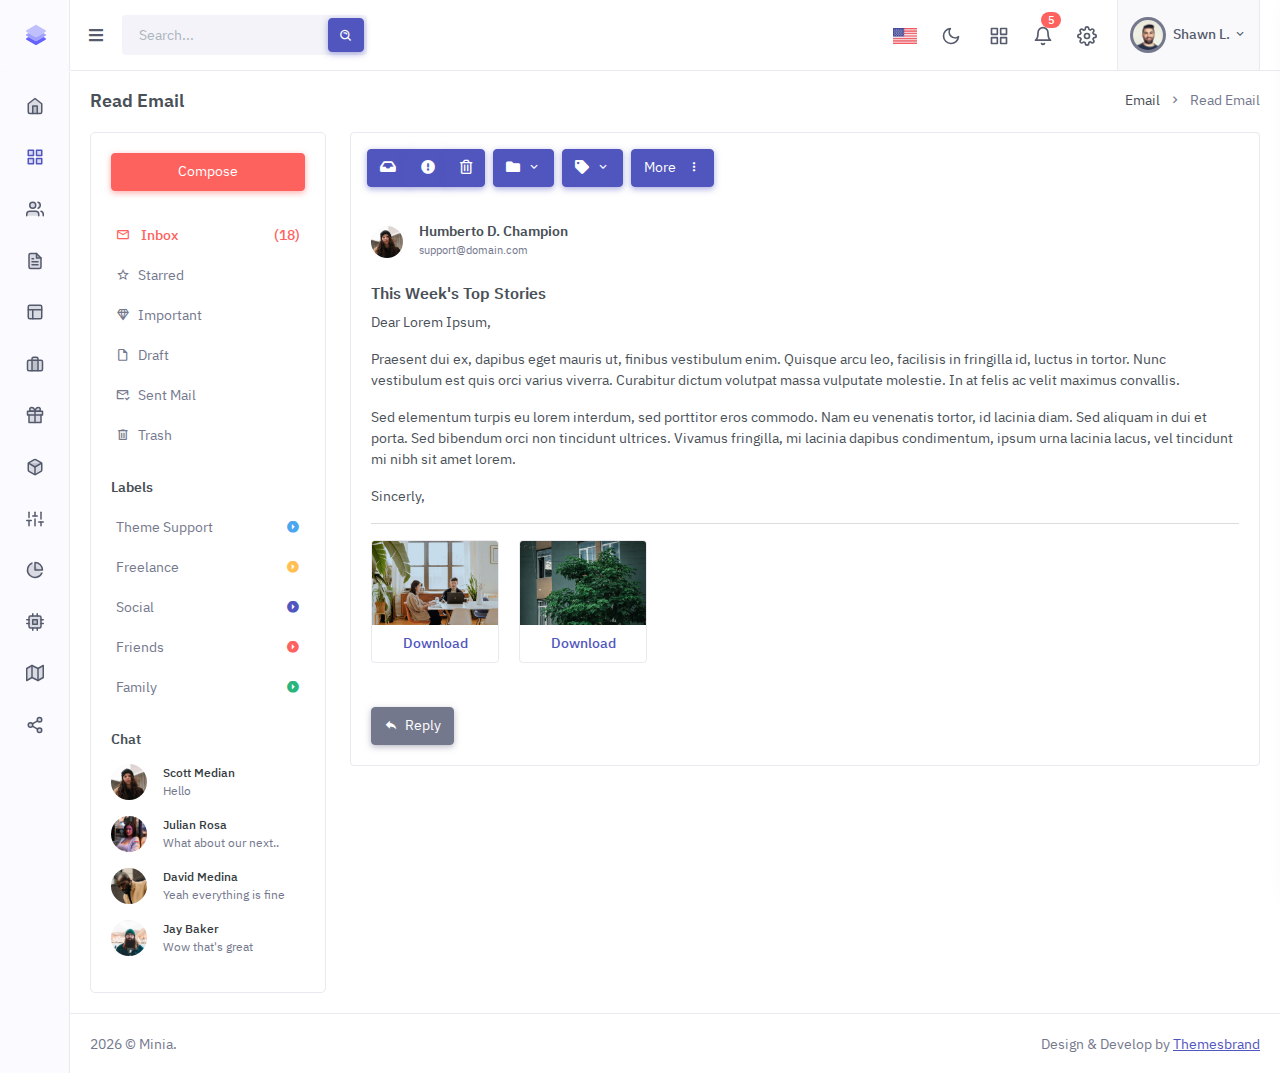
<file: docs/template/apps-email-read.html>
<!doctype html>
<html lang="en">

    <head>
        
        <meta charset="utf-8">
        <title>Read Email | Minia - Minimal Admin & Dashboard Template</title>
        <meta name="viewport" content="width=device-width, initial-scale=1.0">
        <meta content="Premium Multipurpose Admin & Dashboard Template" name="description">
        <meta content="Themesbrand" name="author">

        <!-- preloader css -->
        <link rel="stylesheet" href="static/css/preloader.min.css" type="text/css">

        <!-- Bootstrap Css -->
        <link href="static/css/bootstrap.min.css" id="bootstrap-style" rel="stylesheet" type="text/css">
        <!-- Icons Css -->
        <link href="static/css/icons.min.css" rel="stylesheet" type="text/css">
        <!-- App Css-->
        <link href="static/css/app.min.css" id="app-style" rel="stylesheet" type="text/css">

    </head>

    <body>

    <!-- <body data-layout="horizontal"> -->

        <!-- Begin page -->
        <div id="layout-wrapper">

            
            <header id="page-topbar">
                <div class="navbar-header">
                    <div class="d-flex">
                        <!-- LOGO -->
                        <div class="navbar-brand-box">
                            <a href="index.html" class="logo logo-dark">
                                <span class="logo-sm">
                                    <img src="static/picture/logo-sm.svg" alt="" height="24">
                                </span>
                                <span class="logo-lg">
                                    <img src="static/picture/logo-sm.svg" alt="" height="24"> <span class="logo-txt">Minia</span>
                                </span>
                            </a>

                            <a href="index.html" class="logo logo-light">
                                <span class="logo-sm">
                                    <img src="static/picture/logo-sm.svg" alt="" height="24">
                                </span>
                                <span class="logo-lg">
                                    <img src="static/picture/logo-sm.svg" alt="" height="24"> <span class="logo-txt">Minia</span>
                                </span>
                            </a>
                        </div>

                        <button type="button" class="btn btn-sm px-3 font-size-16 header-item" id="vertical-menu-btn">
                            <i class="fa fa-fw fa-bars"></i>
                        </button>

                        <!-- App Search-->
                        <form class="app-search d-none d-lg-block">
                            <div class="position-relative">
                                <input type="text" class="form-control" placeholder="Search...">
                                <button class="btn btn-primary" type="button"><i class="bx bx-search-alt align-middle"></i></button>
                            </div>
                        </form>
                    </div>

                    <div class="d-flex">

                        <div class="dropdown d-inline-block d-lg-none ms-2">
                            <button type="button" class="btn header-item" id="page-header-search-dropdown" data-bs-toggle="dropdown" aria-haspopup="true" aria-expanded="false">
                                <i data-feather="search" class="icon-lg"></i>
                            </button>
                            <div class="dropdown-menu dropdown-menu-lg dropdown-menu-end p-0" aria-labelledby="page-header-search-dropdown">
        
                                <form class="p-3">
                                    <div class="form-group m-0">
                                        <div class="input-group">
                                            <input type="text" class="form-control" placeholder="Search ..." aria-label="Search Result">

                                            <button class="btn btn-primary" type="submit"><i class="mdi mdi-magnify"></i></button>
                                        </div>
                                    </div>
                                </form>
                            </div>
                        </div>

                        <div class="dropdown d-none d-sm-inline-block">
                            <button type="button" class="btn header-item" data-bs-toggle="dropdown" aria-haspopup="true" aria-expanded="false">
                                <img id="header-lang-img" src="static/picture/us.jpg" alt="Header Language" height="16">
                            </button>
                            <div class="dropdown-menu dropdown-menu-end">

                                <!-- item-->
                                <a href="javascript:void(0);" class="dropdown-item notify-item language" data-lang="en">
                                    <img src="static/picture/us.jpg" alt="user-image" class="me-1" height="12"> <span class="align-middle">English</span>
                                </a>
                                <!-- item-->
                                <a href="javascript:void(0);" class="dropdown-item notify-item language" data-lang="sp">
                                    <img src="static/picture/spain.jpg" alt="user-image" class="me-1" height="12"> <span class="align-middle">Spanish</span>
                                </a>

                                <!-- item-->
                                <a href="javascript:void(0);" class="dropdown-item notify-item language" data-lang="gr">
                                    <img src="static/picture/germany.jpg" alt="user-image" class="me-1" height="12"> <span class="align-middle">German</span>
                                </a>

                                <!-- item-->
                                <a href="javascript:void(0);" class="dropdown-item notify-item language" data-lang="it">
                                    <img src="static/picture/italy.jpg" alt="user-image" class="me-1" height="12"> <span class="align-middle">Italian</span>
                                </a>

                                <!-- item-->
                                <a href="javascript:void(0);" class="dropdown-item notify-item language" data-lang="ru">
                                    <img src="static/picture/russia.jpg" alt="user-image" class="me-1" height="12"> <span class="align-middle">Russian</span>
                                </a>
                            </div>
                        </div>

                        <div class="dropdown d-none d-sm-inline-block">
                            <button type="button" class="btn header-item" id="mode-setting-btn">
                                <i data-feather="moon" class="icon-lg layout-mode-dark"></i>
                                <i data-feather="sun" class="icon-lg layout-mode-light"></i>
                            </button>
                        </div>

                        <div class="dropdown d-none d-lg-inline-block ms-1">
                            <button type="button" class="btn header-item" data-bs-toggle="dropdown" aria-haspopup="true" aria-expanded="false">
                                <i data-feather="grid" class="icon-lg"></i>
                            </button>
                            <div class="dropdown-menu dropdown-menu-lg dropdown-menu-end">
                                <div class="p-2">
                                    <div class="row g-0">
                                        <div class="col">
                                            <a class="dropdown-icon-item" href="#">
                                                <img src="static/picture/github.png" alt="Github">
                                                <span>GitHub</span>
                                            </a>
                                        </div>
                                        <div class="col">
                                            <a class="dropdown-icon-item" href="#">
                                                <img src="static/picture/bitbucket.png" alt="bitbucket">
                                                <span>Bitbucket</span>
                                            </a>
                                        </div>
                                        <div class="col">
                                            <a class="dropdown-icon-item" href="#">
                                                <img src="static/picture/dribbble.png" alt="dribbble">
                                                <span>Dribbble</span>
                                            </a>
                                        </div>
                                    </div>

                                    <div class="row g-0">
                                        <div class="col">
                                            <a class="dropdown-icon-item" href="#">
                                                <img src="static/picture/dropbox.png" alt="dropbox">
                                                <span>Dropbox</span>
                                            </a>
                                        </div>
                                        <div class="col">
                                            <a class="dropdown-icon-item" href="#">
                                                <img src="static/picture/mail_chimp.png" alt="mail_chimp">
                                                <span>Mail Chimp</span>
                                            </a>
                                        </div>
                                        <div class="col">
                                            <a class="dropdown-icon-item" href="#">
                                                <img src="static/picture/slack.png" alt="slack">
                                                <span>Slack</span>
                                            </a>
                                        </div>
                                    </div>
                                </div>
                            </div>
                        </div>

                        <div class="dropdown d-inline-block">
                            <button type="button" class="btn header-item noti-icon position-relative" id="page-header-notifications-dropdown" data-bs-toggle="dropdown" aria-haspopup="true" aria-expanded="false">
                                <i data-feather="bell" class="icon-lg"></i>
                                <span class="badge bg-danger rounded-pill">5</span>
                            </button>
                            <div class="dropdown-menu dropdown-menu-lg dropdown-menu-end p-0" aria-labelledby="page-header-notifications-dropdown">
                                <div class="p-3">
                                    <div class="row align-items-center">
                                        <div class="col">
                                            <h6 class="m-0"> Notifications </h6>
                                        </div>
                                        <div class="col-auto">
                                            <a href="#!" class="small text-reset text-decoration-underline"> Unread (3)</a>
                                        </div>
                                    </div>
                                </div>
                                <div data-simplebar="" style="max-height: 230px;">
                                    <a href="#!" class="text-reset notification-item">
                                        <div class="d-flex">
                                            <div class="flex-shrink-0 me-3">
                                                <img src="static/picture/avatar-3.jpg" class="rounded-circle avatar-sm" alt="user-pic">
                                            </div>
                                            <div class="flex-grow-1">
                                                <h6 class="mb-1">James Lemire</h6>
                                                <div class="font-size-13 text-muted">
                                                    <p class="mb-1">It will seem like simplified English.</p>
                                                    <p class="mb-0"><i class="mdi mdi-clock-outline"></i> <span>1 hours ago</span></p>
                                                </div>
                                            </div>
                                        </div>
                                    </a>
                                    <a href="#!" class="text-reset notification-item">
                                        <div class="d-flex">
                                            <div class="flex-shrink-0 avatar-sm me-3">
                                                <span class="avatar-title bg-primary rounded-circle font-size-16">
                                                    <i class="bx bx-cart"></i>
                                                </span>
                                            </div>
                                            <div class="flex-grow-1">
                                                <h6 class="mb-1">Your order is placed</h6>
                                                <div class="font-size-13 text-muted">
                                                    <p class="mb-1">If several languages coalesce the grammar</p>
                                                    <p class="mb-0"><i class="mdi mdi-clock-outline"></i> <span>3 min ago</span></p>
                                                </div>
                                            </div>
                                        </div>
                                    </a>
                                    <a href="#!" class="text-reset notification-item">
                                        <div class="d-flex">
                                            <div class="flex-shrink-0 avatar-sm me-3">
                                                <span class="avatar-title bg-success rounded-circle font-size-16">
                                                    <i class="bx bx-badge-check"></i>
                                                </span>
                                            </div>
                                            <div class="flex-grow-1">
                                                <h6 class="mb-1">Your item is shipped</h6>
                                                <div class="font-size-13 text-muted">
                                                    <p class="mb-1">If several languages coalesce the grammar</p>
                                                    <p class="mb-0"><i class="mdi mdi-clock-outline"></i> <span>3 min ago</span></p>
                                                </div>
                                            </div>
                                        </div>
                                    </a>

                                    <a href="#!" class="text-reset notification-item">
                                        <div class="d-flex">
                                            <div class="flex-shrink-0 me-3">
                                                <img src="static/picture/avatar-6.jpg" class="rounded-circle avatar-sm" alt="user-pic">
                                            </div>
                                            <div class="flex-grow-1">
                                                <h6 class="mb-1">Salena Layfield</h6>
                                                <div class="font-size-13 text-muted">
                                                    <p class="mb-1">As a skeptical Cambridge friend of mine occidental.</p>
                                                    <p class="mb-0"><i class="mdi mdi-clock-outline"></i> <span>1 hours ago</span></p>
                                                </div>
                                            </div>
                                        </div>
                                    </a>
                                </div>
                                <div class="p-2 border-top d-grid">
                                    <a class="btn btn-sm btn-link font-size-14 text-center" href="javascript:void(0)">
                                        <i class="mdi mdi-arrow-right-circle me-1"></i> <span>View More..</span> 
                                    </a>
                                </div>
                            </div>
                        </div>

                        <div class="dropdown d-inline-block">
                            <button type="button" class="btn header-item right-bar-toggle me-2">
                                <i data-feather="settings" class="icon-lg"></i>
                            </button>
                        </div>

                        <div class="dropdown d-inline-block">
                            <button type="button" class="btn header-item bg-soft-light border-start border-end" id="page-header-user-dropdown" data-bs-toggle="dropdown" aria-haspopup="true" aria-expanded="false">
                                <img class="rounded-circle header-profile-user" src="static/picture/avatar-1.jpg" alt="Header Avatar">
                                <span class="d-none d-xl-inline-block ms-1 fw-medium">Shawn L.</span>
                                <i class="mdi mdi-chevron-down d-none d-xl-inline-block"></i>
                            </button>
                            <div class="dropdown-menu dropdown-menu-end">
                                <!-- item-->
                                <a class="dropdown-item" href="apps-contacts-profile.html"><i class="mdi mdi-face-profile font-size-16 align-middle me-1"></i> Profile</a>
                                <a class="dropdown-item" href="auth-lock-screen.html"><i class="mdi mdi-lock font-size-16 align-middle me-1"></i> Lock screen</a>
                                <div class="dropdown-divider"></div>
                                <a class="dropdown-item" href="auth-logout.html"><i class="mdi mdi-logout font-size-16 align-middle me-1"></i> Logout</a>
                            </div>
                        </div>

                    </div>
                </div>
            </header>

            <!-- ========== Left Sidebar Start ========== -->
            <div class="vertical-menu">

                <div data-simplebar="" class="h-100">

                    <!--- Sidemenu -->
                    <div id="sidebar-menu">
                        <!-- Left Menu Start -->
                        <ul class="metismenu list-unstyled" id="side-menu">
                            <li class="menu-title" data-key="t-menu">Menu</li>

                            <li>
                                <a href="index.html">
                                    <i data-feather="home"></i>
                                    <span data-key="t-dashboard">Dashboard</span>
                                </a>
                            </li>

                            <li>
                                <a href="javascript: void(0);" class="has-arrow">
                                    <i data-feather="grid"></i>
                                    <span data-key="t-apps">Apps</span>
                                </a>
                                <ul class="sub-menu" aria-expanded="false">
                                    <li>
                                        <a href="apps-calendar.html">
                                            <span data-key="t-calendar">Calendar</span>
                                        </a>
                                    </li>
        
                                    <li>
                                        <a href="apps-chat.html">
                                            <span data-key="t-chat">Chat</span>
                                        </a>
                                    </li>
        
                                    <li>
                                        <a href="javascript: void(0);" class="has-arrow">
                                            <span data-key="t-email">Email</span>
                                        </a>
                                        <ul class="sub-menu" aria-expanded="false">
                                            <li><a href="apps-email-inbox.html" data-key="t-inbox">Inbox</a></li>
                                            <li><a href="" data-key="t-read-email">Read Email</a></li>
                                        </ul>
                                    </li>
                                    <li>
                                        <a href="javascript: void(0);" class="has-arrow">
                                            <span data-key="t-invoices">Invoices</span>
                                        </a>
                                        <ul class="sub-menu" aria-expanded="false">
                                            <li><a href="apps-invoices-list.html" data-key="t-invoice-list">Invoice List</a></li>
                                            <li><a href="apps-invoices-detail.html" data-key="t-invoice-detail">Invoice Detail</a></li>
                                        </ul>
                                    </li>
                                    <li>
                                        <a href="javascript: void(0);" class="has-arrow">
                                            <span data-key="t-contacts">Contacts</span>
                                        </a>
                                        <ul class="sub-menu" aria-expanded="false">
                                            <li><a href="apps-contacts-grid.html" data-key="t-user-grid">User Grid</a></li>
                                            <li><a href="apps-contacts-list.html" data-key="t-user-list">User List</a></li>
                                            <li><a href="apps-contacts-profile.html" data-key="t-profile">Profile</a></li>
                                        </ul>
                                    </li>
                                </ul>
                            </li>

                            <li>
                                <a href="javascript: void(0);" class="has-arrow">
                                    <i data-feather="users"></i>
                                    <span data-key="t-authentication">Authentication</span>
                                </a>
                                <ul class="sub-menu" aria-expanded="false">
                                    <li><a href="auth-login.html" data-key="t-login">Login</a></li>
                                    <li><a href="auth-register.html" data-key="t-register">Register</a></li>
                                    <li><a href="auth-recoverpw.html" data-key="t-recover-password">Recover Password</a></li>
                                    <li><a href="auth-lock-screen.html" data-key="t-lock-screen">Lock Screen</a></li>
                                    <li><a href="auth-logout.html" data-key="t-logout">Log Out</a></li>
                                    <li><a href="auth-confirm-mail.html" data-key="t-confirm-mail">Confirm Mail</a></li>
                                    <li><a href="auth-email-verification.html" data-key="t-email-verification">Email Verification</a></li>
                                    <li><a href="auth-two-step-verification.html" data-key="t-two-step-verification">Two Step Verification</a></li>
                                </ul>
                            </li>

                            <li>
                                <a href="javascript: void(0);" class="has-arrow">
                                    <i data-feather="file-text"></i>
                                    <span data-key="t-pages">Pages</span>
                                </a>
                                <ul class="sub-menu" aria-expanded="false">
                                    <li><a href="pages-starter.html" data-key="t-starter-page">Starter Page</a></li>
                                    <li><a href="pages-maintenance.html" data-key="t-maintenance">Maintenance</a></li>
                                    <li><a href="pages-comingsoon.html" data-key="t-coming-soon">Coming Soon</a></li>
                                    <li><a href="pages-timeline.html" data-key="t-timeline">Timeline</a></li>
                                    <li><a href="pages-faqs.html" data-key="t-faqs">FAQs</a></li>
                                    <li><a href="pages-pricing.html" data-key="t-pricing">Pricing</a></li>
                                    <li><a href="pages-404.html" data-key="t-error-404">Error 404</a></li>
                                    <li><a href="pages-500.html" data-key="t-error-500">Error 500</a></li>
                                </ul>
                            </li>

                            <li>
                                <a href="layouts-horizontal.html">
                                    <i data-feather="layout"></i>
                                    <span data-key="t-horizontal">Horizontal</span>
                                </a>
                            </li>

                            <li class="menu-title mt-2" data-key="t-components">Elements</li>

                            <li>
                                <a href="javascript: void(0);" class="has-arrow">
                                    <i data-feather="briefcase"></i>
                                    <span data-key="t-components">Components</span>
                                </a>
                                <ul class="sub-menu" aria-expanded="false">
                                    <li><a href="ui-alerts.html" data-key="t-alerts">Alerts</a></li>
                                    <li><a href="ui-buttons.html" data-key="t-buttons">Buttons</a></li>
                                    <li><a href="ui-cards.html" data-key="t-cards">Cards</a></li>
                                    <li><a href="ui-carousel.html" data-key="t-carousel">Carousel</a></li>
                                    <li><a href="ui-dropdowns.html" data-key="t-dropdowns">Dropdowns</a></li>
                                    <li><a href="ui-grid.html" data-key="t-grid">Grid</a></li>
                                    <li><a href="ui-images.html" data-key="t-images">Images</a></li>
                                    <li><a href="ui-modals.html" data-key="t-modals">Modals</a></li>
                                    <li><a href="ui-offcanvas.html" data-key="t-offcanvas">Offcanvas</a></li>
                                    <li><a href="ui-progressbars.html" data-key="t-progress-bars">Progress Bars</a></li>
                                    <li><a href="ui-tabs-accordions.html" data-key="t-tabs-accordions">Tabs & Accordions</a></li>
                                    <li><a href="ui-typography.html" data-key="t-typography">Typography</a></li>
                                    <li><a href="ui-video.html" data-key="t-video">Video</a></li>
                                    <li><a href="ui-general.html" data-key="t-general">General</a></li>
                                    <li><a href="ui-colors.html" data-key="t-colors">Colors</a></li>
                                </ul>
                            </li>

                            <li>
                                <a href="javascript: void(0);" class="has-arrow">
                                    <i data-feather="gift"></i>
                                    <span data-key="t-ui-elements">Extended</span>
                                </a>
                                <ul class="sub-menu" aria-expanded="false">
                                    <li><a href="extended-lightbox.html" data-key="t-lightbox">Lightbox</a></li>
                                    <li><a href="extended-rangeslider.html" data-key="t-range-slider">Range Slider</a></li>
                                    <li><a href="extended-sweet-alert.html" data-key="t-sweet-alert">SweetAlert 2</a></li>
                                    <li><a href="extended-session-timeout.html" data-key="t-session-timeout">Session Timeout</a></li>
                                    <li><a href="extended-rating.html" data-key="t-rating">Rating</a></li>
                                    <li><a href="extended-notifications.html" data-key="t-notifications">Notifications</a></li>
                                </ul>
                            </li>

                            <li>
                                <a href="javascript: void(0);">
                                    <i data-feather="box"></i>
                                    <span class="badge rounded-pill bg-soft-danger text-danger float-end">7</span>
                                    <span data-key="t-forms">Forms</span>
                                </a>
                                <ul class="sub-menu" aria-expanded="false">
                                    <li><a href="form-elements.html" data-key="t-form-elements">Basic Elements</a></li>
                                    <li><a href="form-validation.html" data-key="t-form-validation">Validation</a></li>
                                    <li><a href="form-advanced.html" data-key="t-form-advanced">Advanced Plugins</a></li>
                                    <li><a href="form-editors.html" data-key="t-form-editors">Editors</a></li>
                                    <li><a href="form-uploads.html" data-key="t-form-upload">File Upload</a></li>
                                    <li><a href="form-wizard.html" data-key="t-form-wizard">Wizard</a></li>
                                    <li><a href="form-mask.html" data-key="t-form-mask">Mask</a></li>
                                </ul>
                            </li>

                            <li>
                                <a href="javascript: void(0);" class="has-arrow">
                                    <i data-feather="sliders"></i>
                                    <span data-key="t-tables">Tables</span>
                                </a>
                                <ul class="sub-menu" aria-expanded="false">
                                    <li><a href="tables-basic.html" data-key="t-basic-tables">Bootstrap Basic</a></li>
                                    <li><a href="tables-datatable.html" data-key="t-data-tables">DataTables</a></li>
                                    <li><a href="tables-responsive.html" data-key="t-responsive-table">Responsive</a></li>
                                    <li><a href="tables-editable.html" data-key="t-editable-table">Editable</a></li>
                                </ul>
                            </li>

                            <li>
                                <a href="javascript: void(0);" class="has-arrow">
                                    <i data-feather="pie-chart"></i>
                                    <span data-key="t-charts">Charts</span>
                                </a>
                                <ul class="sub-menu" aria-expanded="false">
                                    <li><a href="charts-apex.html" data-key="t-apex-charts">Apexcharts</a></li>
                                    <li><a href="charts-echart.html" data-key="t-e-charts">Echarts</a></li>
                                    <li><a href="charts-chartjs.html" data-key="t-chartjs-charts">Chartjs</a></li>
                                    <li><a href="charts-knob.html" data-key="t-knob-charts">Jquery Knob</a></li>
                                    <li><a href="charts-sparkline.html" data-key="t-sparkline-charts">Sparkline</a></li>
                                </ul>
                            </li>

                            <li>
                                <a href="javascript: void(0);" class="has-arrow">
                                    <i data-feather="cpu"></i>
                                    <span data-key="t-icons">Icons</span>
                                </a>
                                <ul class="sub-menu" aria-expanded="false">
                                    <li><a href="icons-boxicons.html" data-key="t-boxicons">Boxicons</a></li>
                                    <li><a href="icons-materialdesign.html" data-key="t-material-design">Material Design</a></li>
                                    <li><a href="icons-dripicons.html" data-key="t-dripicons">Dripicons</a></li>
                                    <li><a href="icons-fontawesome.html" data-key="t-font-awesome">Font Awesome 5</a></li>
                                </ul>
                            </li>

                            <li>
                                <a href="javascript: void(0);" class="has-arrow">
                                    <i data-feather="map"></i>
                                    <span data-key="t-maps">Maps</span>
                                </a>
                                <ul class="sub-menu" aria-expanded="false">
                                    <li><a href="maps-google.html" data-key="t-g-maps">Google</a></li>
                                    <li><a href="maps-vector.html" data-key="t-v-maps">Vector</a></li>
                                    <li><a href="maps-leaflet.html" data-key="t-l-maps">Leaflet</a></li>
                                </ul>
                            </li>

                            <li>
                                <a href="javascript: void(0);" class="has-arrow">
                                    <i data-feather="share-2"></i>
                                    <span data-key="t-multi-level">Multi Level</span>
                                </a>
                                <ul class="sub-menu" aria-expanded="true">
                                    <li><a href="javascript: void(0);" data-key="t-level-1-1">Level 1.1</a></li>
                                    <li>
                                        <a href="javascript: void(0);" class="has-arrow" data-key="t-level-1-2">Level 1.2</a>
                                        <ul class="sub-menu" aria-expanded="true">
                                            <li><a href="javascript: void(0);" data-key="t-level-2-1">Level 2.1</a></li>
                                            <li><a href="javascript: void(0);" data-key="t-level-2-2">Level 2.2</a></li>
                                        </ul>
                                    </li>
                                </ul>
                            </li>

                        </ul>

                        <div class="card sidebar-alert border-0 text-center mx-4 mb-0 mt-5">
                            <div class="card-body">
                                <img src="static/picture/giftbox.png" alt="">
                                <div class="mt-4">
                                    <h5 class="alertcard-title font-size-16">Unlimited Access</h5>
                                    <p class="font-size-13">Upgrade your plan from a Free trial, to select ‘Business Plan’.</p>
                                    <a href="#!" class="btn btn-primary mt-2">Upgrade Now</a>
                                </div>
                            </div>
                        </div>
                    </div>
                    <!-- Sidebar -->
                </div>
            </div>
            <!-- Left Sidebar End -->

            

            <!-- ============================================================== -->
            <!-- Start right Content here -->
            <!-- ============================================================== -->
            <div class="main-content">

                <div class="page-content">
                    <div class="container-fluid">

                        <!-- start page title -->
                        <div class="row">
                            <div class="col-12">
                                <div class="page-title-box d-sm-flex align-items-center justify-content-between">
                                    <h4 class="mb-sm-0 font-size-18">Read Email</h4>

                                    <div class="page-title-right">
                                        <ol class="breadcrumb m-0">
                                            <li class="breadcrumb-item"><a href="javascript: void(0);">Email</a></li>
                                            <li class="breadcrumb-item active">Read Email</li>
                                        </ol>
                                    </div>

                                </div>
                            </div>
                        </div>
                        <!-- end page title -->

                        <div class="row">
                            <div class="col-12">
                                <!-- Left sidebar -->
                                <div class="email-leftbar card">
                                    <button type="button" class="btn btn-danger btn-block waves-effect waves-light" data-bs-toggle="modal" data-bs-target="#composemodal">
                                        Compose
                                    </button>
                                    <div class="mail-list mt-4">
                                        <a href="javascript: void(0);" class="active"><i class="mdi mdi-email-outline me-2"></i> Inbox <span class="ms-1 float-end">(18)</span></a>
                                        <a href="javascript: void(0);"><i class="mdi mdi-star-outline me-2"></i>Starred</a>
                                        <a href="javascript: void(0);"><i class="mdi mdi-diamond-stone me-2"></i>Important</a>
                                        <a href="javascript: void(0);"><i class="mdi mdi-file-outline me-2"></i>Draft</a>
                                        <a href="javascript: void(0);"><i class="mdi mdi-email-check-outline me-2"></i>Sent Mail</a>
                                        <a href="javascript: void(0);"><i class="mdi mdi-trash-can-outline me-2"></i>Trash</a>
                                    </div>

                                    <h6 class="mt-4">Labels</h6>

                                    <div class="mail-list mt-1">
                                        <a href="javascript: void(0);"><span class="mdi mdi-arrow-right-drop-circle text-info float-end"></span>Theme Support</a>
                                        <a href="javascript: void(0);"><span class="mdi mdi-arrow-right-drop-circle text-warning float-end"></span>Freelance</a>
                                        <a href="javascript: void(0);"><span class="mdi mdi-arrow-right-drop-circle text-primary float-end"></span>Social</a>
                                        <a href="javascript: void(0);"><span class="mdi mdi-arrow-right-drop-circle text-danger float-end"></span>Friends</a>
                                        <a href="javascript: void(0);"><span class="mdi mdi-arrow-right-drop-circle text-success float-end"></span>Family</a>
                                    </div>

                                    <h6 class="mt-4">Chat</h6>

                                    <div class="mt-2">
                                        <a href="javascript: void(0);" class="d-flex align-items-start">
                                            <img class="flex-shrink-0 me-3 rounded-circle" src="static/picture/avatar-2.jpg" alt="Generic placeholder image" height="36">
                                            <div class="flex-grow-1 chat-user-box">
                                                <p class="user-title m-0">Scott Median</p>
                                                <p class="text-muted">Hello</p>
                                            </div>
                                        </a>
        
                                        <a href="javascript: void(0);" class="d-flex align-items-start">
                                            <img class="flex-shrink-0 me-3 rounded-circle" src="static/picture/avatar-3.jpg" alt="Generic placeholder image" height="36">
                                            <div class="flex-grow-1 chat-user-box">
                                                <p class="user-title m-0">Julian Rosa</p>
                                                <p class="text-muted">What about our next..</p>
                                            </div>
                                        </a>
        
                                        <a href="javascript: void(0);" class="d-flex align-items-start">
                                            <img class="flex-shrink-0 me-3 rounded-circle" src="static/picture/avatar-4.jpg" alt="Generic placeholder image" height="36">
                                            <div class="flex-grow-1 chat-user-box">
                                                <p class="user-title m-0">David Medina</p>
                                                <p class="text-muted">Yeah everything is fine</p>
                                            </div>
                                        </a>
        
                                        <a href="javascript: void(0);" class="d-flex align-items-start">
                                            <img class="flex-shrink-0 me-3 rounded-circle" src="static/picture/avatar-6.jpg" alt="Generic placeholder image" height="36">
                                            <div class="flex-grow-1 chat-user-box">
                                                <p class="user-title m-0">Jay Baker</p>
                                                <p class="text-muted">Wow that's great</p>
                                            </div>
                                        </a>
                                    </div>
                                </div>
                                <!-- End Left sidebar -->

                                <!-- Right Sidebar -->
                                <div class="email-rightbar mb-3">

                                    <div class="card">
                                        <div class="btn-toolbar p-3" role="toolbar">
                                            <div class="btn-group me-2 mb-2 mb-sm-0">
                                                <button type="button" class="btn btn-primary waves-light waves-effect"><i class="fa fa-inbox"></i></button>
                                                <button type="button" class="btn btn-primary waves-light waves-effect"><i class="fa fa-exclamation-circle"></i></button>
                                                <button type="button" class="btn btn-primary waves-light waves-effect"><i class="far fa-trash-alt"></i></button>
                                            </div>
                                            <div class="btn-group me-2 mb-2 mb-sm-0">
                                                <button type="button" class="btn btn-primary waves-light waves-effect dropdown-toggle" data-bs-toggle="dropdown" aria-expanded="false">
                                                    <i class="fa fa-folder"></i> <i class="mdi mdi-chevron-down ms-1"></i>
                                                </button>
                                                <div class="dropdown-menu">
                                                    <a class="dropdown-item" href="#">Updates</a>
                                                    <a class="dropdown-item" href="#">Social</a>
                                                    <a class="dropdown-item" href="#">Team Manage</a>
                                                </div>
                                            </div>
                                            <div class="btn-group me-2 mb-2 mb-sm-0">
                                                <button type="button" class="btn btn-primary waves-light waves-effect dropdown-toggle" data-bs-toggle="dropdown" aria-expanded="false">
                                                    <i class="fa fa-tag"></i> <i class="mdi mdi-chevron-down ms-1"></i>
                                                </button>
                                                <div class="dropdown-menu">
                                                    <a class="dropdown-item" href="#">Updates</a>
                                                    <a class="dropdown-item" href="#">Social</a>
                                                    <a class="dropdown-item" href="#">Team Manage</a>
                                                </div>
                                            </div>

                                            <div class="btn-group me-2 mb-2 mb-sm-0">
                                                <button type="button" class="btn btn-primary waves-light waves-effect dropdown-toggle" data-bs-toggle="dropdown" aria-expanded="false">
                                                    More <i class="mdi mdi-dots-vertical ms-2"></i>
                                                </button>
                                                <div class="dropdown-menu">
                                                    <a class="dropdown-item" href="#">Mark as Unread</a>
                                                    <a class="dropdown-item" href="#">Mark as Important</a>
                                                    <a class="dropdown-item" href="#">Add to Tasks</a>
                                                    <a class="dropdown-item" href="#">Add Star</a>
                                                    <a class="dropdown-item" href="#">Mute</a>
                                                </div>
                                            </div>
                                        </div>

                                        <div class="card-body">
                                            <div class="d-flex align-items-center mb-4">
                                                <div class="flex-shrink-0 me-3">
                                                    <img class="rounded-circle avatar-sm" src="static/picture/avatar-2.jpg" alt="Generic placeholder image">
                                                </div>
                                                <div class="flex-grow-1">
                                                    <h5 class="font-size-14 mb-0">Humberto D. Champion</h5>
                                                    <small class="text-muted">support@domain.com</small>
                                                </div>
                                            </div>

                                            <h4 class="font-size-16">This Week's Top Stories</h4>

                                            <p>Dear Lorem Ipsum,</p>
                                            <p>Praesent dui ex, dapibus eget mauris ut, finibus vestibulum enim. Quisque arcu leo, facilisis in fringilla id, luctus in tortor. Nunc vestibulum est quis orci varius viverra. Curabitur dictum volutpat massa vulputate molestie. In at felis ac velit maximus convallis.
                                            </p>
                                            <p>Sed elementum turpis eu lorem interdum, sed porttitor eros commodo. Nam eu venenatis tortor, id lacinia diam. Sed aliquam in dui et porta. Sed bibendum orci non tincidunt ultrices. Vivamus fringilla, mi lacinia dapibus condimentum, ipsum urna lacinia lacus, vel tincidunt mi nibh sit amet lorem.</p>
                                            <p>Sincerly,</p>
                                            <hr>

                                            <div class="row">
                                                <div class="col-xl-2 col-6">
                                                    <div class="card">
                                                        <img class="card-img-top img-fluid" src="static/picture/img-3.jpg" alt="Card image cap">
                                                        <div class="py-2 text-center">
                                                            <a href="javascript: void(0);" class="fw-medium">Download</a>
                                                        </div>
                                                    </div>
                                                </div>
                                                <div class="col-xl-2 col-6">
                                                    <div class="card">
                                                        <img class="card-img-top img-fluid" src="static/picture/img-4.jpg" alt="Card image cap">
                                                        <div class="py-2 text-center">
                                                            <a href="javascript: void(0);" class="fw-medium">Download</a>
                                                        </div>
                                                    </div>
                                                </div>
                                            </div>

                                            <a href="javascript: void(0);" class="btn btn-secondary waves-effect mt-4"><i class="mdi mdi-reply me-1"></i> Reply</a>
                                        </div>

                                    </div>
                                </div>
                                <!-- card -->

                            </div>
                            <!-- end Col -->

                        </div>
                        <!-- end row -->
                        
                    </div> <!-- container-fluid -->
                </div>
                <!-- End Page-content -->

                <!-- Modal -->
                <div class="modal fade" id="composemodal" tabindex="-1" role="dialog" aria-labelledby="composemodalTitle" aria-hidden="true">
                    <div class="modal-dialog modal-dialog-centered modal-lg" role="document">
                        <div class="modal-content">
                            <div class="modal-header">
                                <h5 class="modal-title font-size-16" id="composemodalTitle">New Message</h5>
                                <button type="button" class="btn-close" data-bs-dismiss="modal" aria-label="Close"></button>
                            </div>
                            <div class="modal-body">
                                <div>
                                    <div class="mb-3">
                                        <input type="email" class="form-control" placeholder="To">
                                    </div>

                                    <div class="mb-3">
                                        <input type="text" class="form-control" placeholder="Subject">
                                    </div>
                                    <div class="mb-3 email-editor">
                                        <div id="email-editor"></div>
                                    </div>

                                </div>
                            </div>
                            <div class="modal-footer">
                                <button type="button" class="btn btn-secondary" data-bs-dismiss="modal">Close</button>
                                <button type="button" class="btn btn-primary">Send <i class="fab fa-telegram-plane ms-1"></i></button>
                            </div>
                        </div>
                    </div>
                </div>
                <!-- end modal -->
                
                <footer class="footer">
                    <div class="container-fluid">
                        <div class="row">
                            <div class="col-sm-6">
                                <script>document.write(new Date().getFullYear())</script> © Minia.
                            </div>
                            <div class="col-sm-6">
                                <div class="text-sm-end d-none d-sm-block">
                                    Design & Develop by <a href="#!" class="text-decoration-underline">Themesbrand</a>
                                </div>
                            </div>
                        </div>
                    </div>
                </footer>
            </div>
            <!-- end main content-->

        </div>
        <!-- END layout-wrapper -->

        
        <!-- Right Sidebar -->
        <div class="right-bar">
            <div data-simplebar="" class="h-100">
                <div class="rightbar-title d-flex align-items-center bg-dark p-3">

                    <h5 class="m-0 me-2 text-white">Theme Customizer</h5>

                    <a href="javascript:void(0);" class="right-bar-toggle ms-auto">
                        <i class="mdi mdi-close noti-icon"></i>
                    </a>
                </div>

                <!-- Settings -->
                <hr class="m-0">

                <div class="p-4">
                    <h6 class="mb-3">Layout</h6>
                    <div class="form-check form-check-inline">
                        <input class="form-check-input" type="radio" name="layout" id="layout-vertical" value="vertical">
                        <label class="form-check-label" for="layout-vertical">Vertical</label>
                    </div>
                    <div class="form-check form-check-inline">
                        <input class="form-check-input" type="radio" name="layout" id="layout-horizontal" value="horizontal">
                        <label class="form-check-label" for="layout-horizontal">Horizontal</label>
                    </div>

                    <h6 class="mt-4 mb-3 pt-2">Layout Mode</h6>

                    <div class="form-check form-check-inline">
                        <input class="form-check-input" type="radio" name="layout-mode" id="layout-mode-light" value="light">
                        <label class="form-check-label" for="layout-mode-light">Light</label>
                    </div>
                    <div class="form-check form-check-inline">
                        <input class="form-check-input" type="radio" name="layout-mode" id="layout-mode-dark" value="dark">
                        <label class="form-check-label" for="layout-mode-dark">Dark</label>
                    </div>

                    <h6 class="mt-4 mb-3 pt-2">Layout Width</h6>

                    <div class="form-check form-check-inline">
                        <input class="form-check-input" type="radio" name="layout-width" id="layout-width-fuild" value="fuild" onchange="document.body.setAttribute('data-layout-size', 'fluid')">
                        <label class="form-check-label" for="layout-width-fuild">Fluid</label>
                    </div>
                    <div class="form-check form-check-inline">
                        <input class="form-check-input" type="radio" name="layout-width" id="layout-width-boxed" value="boxed" onchange="document.body.setAttribute('data-layout-size', 'boxed')">
                        <label class="form-check-label" for="layout-width-boxed">Boxed</label>
                    </div>

                    <h6 class="mt-4 mb-3 pt-2">Layout Position</h6>

                    <div class="form-check form-check-inline">
                        <input class="form-check-input" type="radio" name="layout-position" id="layout-position-fixed" value="fixed" onchange="document.body.setAttribute('data-layout-scrollable', 'false')">
                        <label class="form-check-label" for="layout-position-fixed">Fixed</label>
                    </div>
                    <div class="form-check form-check-inline">
                        <input class="form-check-input" type="radio" name="layout-position" id="layout-position-scrollable" value="scrollable" onchange="document.body.setAttribute('data-layout-scrollable', 'true')">
                        <label class="form-check-label" for="layout-position-scrollable">Scrollable</label>
                    </div>

                    <h6 class="mt-4 mb-3 pt-2">Topbar Color</h6>

                    <div class="form-check form-check-inline">
                        <input class="form-check-input" type="radio" name="topbar-color" id="topbar-color-light" value="light" onchange="document.body.setAttribute('data-topbar', 'light')">
                        <label class="form-check-label" for="topbar-color-light">Light</label>
                    </div>
                    <div class="form-check form-check-inline">
                        <input class="form-check-input" type="radio" name="topbar-color" id="topbar-color-dark" value="dark" onchange="document.body.setAttribute('data-topbar', 'dark')">
                        <label class="form-check-label" for="topbar-color-dark">Dark</label>
                    </div>

                    <h6 class="mt-4 mb-3 pt-2 sidebar-setting">Sidebar Size</h6>

                    <div class="form-check sidebar-setting">
                        <input class="form-check-input" type="radio" name="sidebar-size" id="sidebar-size-default" value="default" onchange="document.body.setAttribute('data-sidebar-size', 'lg')">
                        <label class="form-check-label" for="sidebar-size-default">Default</label>
                    </div>
                    <div class="form-check sidebar-setting">
                        <input class="form-check-input" type="radio" name="sidebar-size" id="sidebar-size-compact" value="compact" onchange="document.body.setAttribute('data-sidebar-size', 'md')">
                        <label class="form-check-label" for="sidebar-size-compact">Compact</label>
                    </div>
                    <div class="form-check sidebar-setting">
                        <input class="form-check-input" type="radio" name="sidebar-size" id="sidebar-size-small" value="small" onchange="document.body.setAttribute('data-sidebar-size', 'sm')">
                        <label class="form-check-label" for="sidebar-size-small">Small (Icon View)</label>
                    </div>

                    <h6 class="mt-4 mb-3 pt-2 sidebar-setting">Sidebar Color</h6>

                    <div class="form-check sidebar-setting">
                        <input class="form-check-input" type="radio" name="sidebar-color" id="sidebar-color-light" value="light" onchange="document.body.setAttribute('data-sidebar', 'light')">
                        <label class="form-check-label" for="sidebar-color-light">Light</label>
                    </div>
                    <div class="form-check sidebar-setting">
                        <input class="form-check-input" type="radio" name="sidebar-color" id="sidebar-color-dark" value="dark" onchange="document.body.setAttribute('data-sidebar', 'dark')">
                        <label class="form-check-label" for="sidebar-color-dark">Dark</label>
                    </div>
                    <div class="form-check sidebar-setting">
                        <input class="form-check-input" type="radio" name="sidebar-color" id="sidebar-color-brand" value="brand" onchange="document.body.setAttribute('data-sidebar', 'brand')">
                        <label class="form-check-label" for="sidebar-color-brand">Brand</label>
                    </div>

                    <h6 class="mt-4 mb-3 pt-2">Direction</h6>

                    <div class="form-check form-check-inline">
                        <input class="form-check-input" type="radio" name="layout-direction" id="layout-direction-ltr" value="ltr">
                        <label class="form-check-label" for="layout-direction-ltr">LTR</label>
                    </div>
                    <div class="form-check form-check-inline">
                        <input class="form-check-input" type="radio" name="layout-direction" id="layout-direction-rtl" value="rtl">
                        <label class="form-check-label" for="layout-direction-rtl">RTL</label>
                    </div>

                </div>

            </div> <!-- end slimscroll-menu-->
        </div>
        <!-- /Right-bar -->

        <!-- Right bar overlay-->
        <div class="rightbar-overlay"></div>

        <!-- JAVASCRIPT -->
        <script src="static/js/jquery.min.js"></script>
        <script src="static/js/bootstrap.bundle.min.js"></script>
        <script src="static/js/metisMenu.min.js"></script>
        <script src="static/js/simplebar.min.js"></script>
        <script src="static/js/waves.min.js"></script>
        <script src="static/js/feather.min.js"></script>
        <!-- pace js -->
        <script src="static/js/pace.min.js"></script>

        <!--ckeditor js-->
        <script src="static/js/ckeditor.js"></script>

        <!-- email editor init -->
        <script src="static/js/email-editor.init.js"></script>

        <script src="static/js/app.js"></script>

    </body>
</html>
</file>
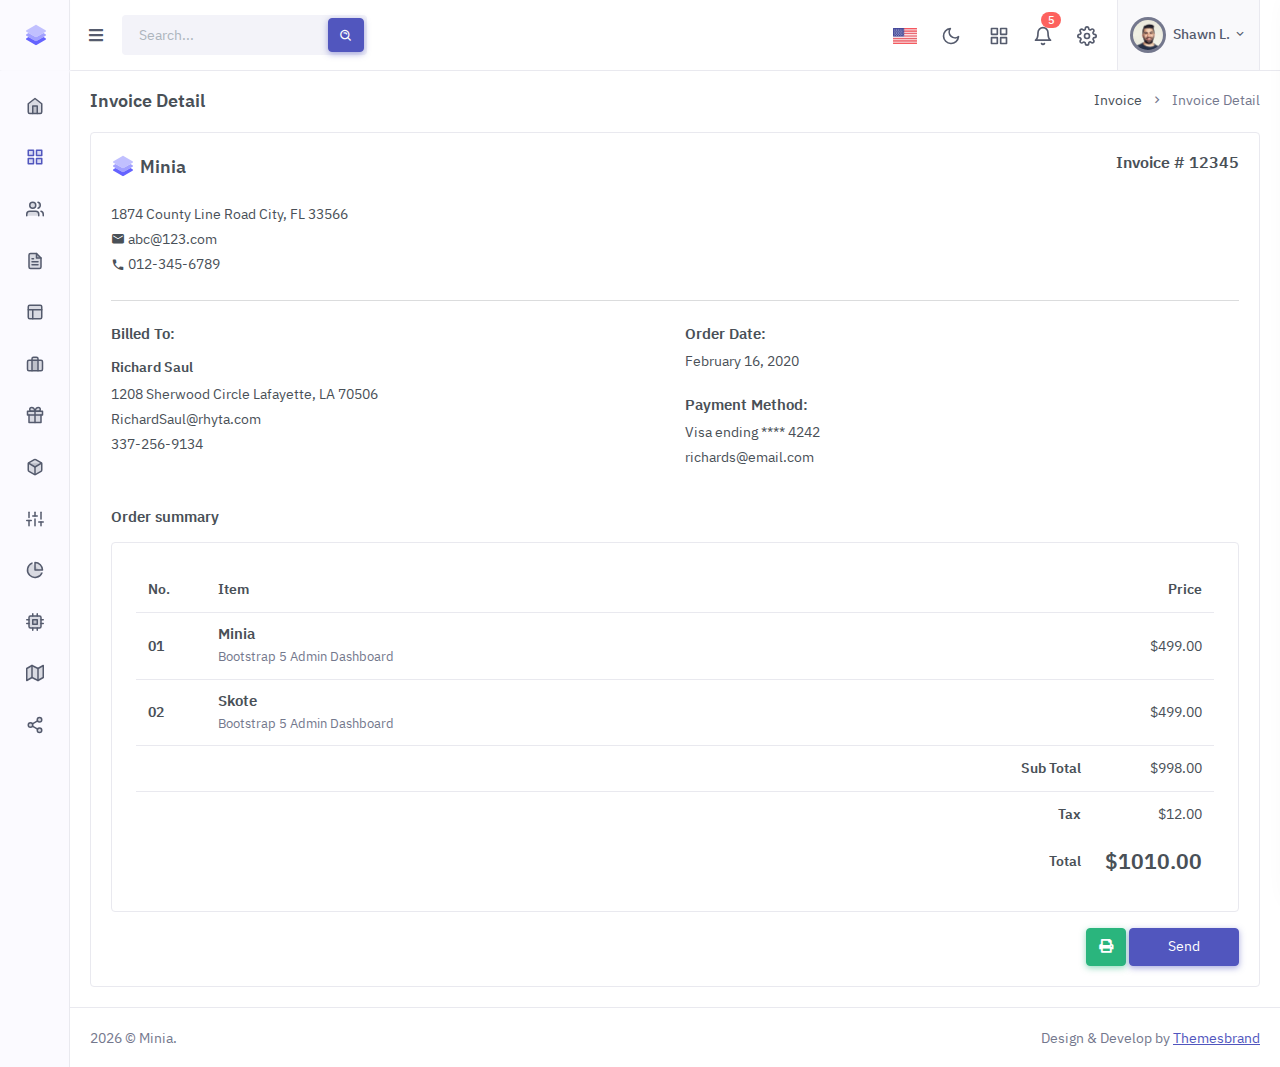
<file: docs/template/apps-invoices-detail.html>
<!doctype html>
<html lang="en">

    <head>
        
        <meta charset="utf-8">
        <title>Invoice Detail | Minia - Minimal Admin & Dashboard Template</title>
        <meta name="viewport" content="width=device-width, initial-scale=1.0">
        <meta content="Premium Multipurpose Admin & Dashboard Template" name="description">
        <meta content="Themesbrand" name="author">

        <!-- preloader css -->
        <link rel="stylesheet" href="static/css/preloader.min.css" type="text/css">

        <!-- Bootstrap Css -->
        <link href="static/css/bootstrap.min.css" id="bootstrap-style" rel="stylesheet" type="text/css">
        <!-- Icons Css -->
        <link href="static/css/icons.min.css" rel="stylesheet" type="text/css">
        <!-- App Css-->
        <link href="static/css/app.min.css" id="app-style" rel="stylesheet" type="text/css">

    </head>

    <body>

    <!-- <body data-layout="horizontal"> -->

        <!-- Begin page -->
        <div id="layout-wrapper">

            
            <header id="page-topbar">
                <div class="navbar-header">
                    <div class="d-flex">
                        <!-- LOGO -->
                        <div class="navbar-brand-box">
                            <a href="index.html" class="logo logo-dark">
                                <span class="logo-sm">
                                    <img src="static/picture/logo-sm.svg" alt="" height="24">
                                </span>
                                <span class="logo-lg">
                                    <img src="static/picture/logo-sm.svg" alt="" height="24"> <span class="logo-txt">Minia</span>
                                </span>
                            </a>

                            <a href="index.html" class="logo logo-light">
                                <span class="logo-sm">
                                    <img src="static/picture/logo-sm.svg" alt="" height="24">
                                </span>
                                <span class="logo-lg">
                                    <img src="static/picture/logo-sm.svg" alt="" height="24"> <span class="logo-txt">Minia</span>
                                </span>
                            </a>
                        </div>

                        <button type="button" class="btn btn-sm px-3 font-size-16 header-item" id="vertical-menu-btn">
                            <i class="fa fa-fw fa-bars"></i>
                        </button>

                        <!-- App Search-->
                        <form class="app-search d-none d-lg-block">
                            <div class="position-relative">
                                <input type="text" class="form-control" placeholder="Search...">
                                <button class="btn btn-primary" type="button"><i class="bx bx-search-alt align-middle"></i></button>
                            </div>
                        </form>
                    </div>

                    <div class="d-flex">

                        <div class="dropdown d-inline-block d-lg-none ms-2">
                            <button type="button" class="btn header-item" id="page-header-search-dropdown" data-bs-toggle="dropdown" aria-haspopup="true" aria-expanded="false">
                                <i data-feather="search" class="icon-lg"></i>
                            </button>
                            <div class="dropdown-menu dropdown-menu-lg dropdown-menu-end p-0" aria-labelledby="page-header-search-dropdown">
        
                                <form class="p-3">
                                    <div class="form-group m-0">
                                        <div class="input-group">
                                            <input type="text" class="form-control" placeholder="Search ..." aria-label="Search Result">

                                            <button class="btn btn-primary" type="submit"><i class="mdi mdi-magnify"></i></button>
                                        </div>
                                    </div>
                                </form>
                            </div>
                        </div>

                        <div class="dropdown d-none d-sm-inline-block">
                            <button type="button" class="btn header-item" data-bs-toggle="dropdown" aria-haspopup="true" aria-expanded="false">
                                <img id="header-lang-img" src="static/picture/us.jpg" alt="Header Language" height="16">
                            </button>
                            <div class="dropdown-menu dropdown-menu-end">

                                <!-- item-->
                                <a href="javascript:void(0);" class="dropdown-item notify-item language" data-lang="en">
                                    <img src="static/picture/us.jpg" alt="user-image" class="me-1" height="12"> <span class="align-middle">English</span>
                                </a>
                                <!-- item-->
                                <a href="javascript:void(0);" class="dropdown-item notify-item language" data-lang="sp">
                                    <img src="static/picture/spain.jpg" alt="user-image" class="me-1" height="12"> <span class="align-middle">Spanish</span>
                                </a>

                                <!-- item-->
                                <a href="javascript:void(0);" class="dropdown-item notify-item language" data-lang="gr">
                                    <img src="static/picture/germany.jpg" alt="user-image" class="me-1" height="12"> <span class="align-middle">German</span>
                                </a>

                                <!-- item-->
                                <a href="javascript:void(0);" class="dropdown-item notify-item language" data-lang="it">
                                    <img src="static/picture/italy.jpg" alt="user-image" class="me-1" height="12"> <span class="align-middle">Italian</span>
                                </a>

                                <!-- item-->
                                <a href="javascript:void(0);" class="dropdown-item notify-item language" data-lang="ru">
                                    <img src="static/picture/russia.jpg" alt="user-image" class="me-1" height="12"> <span class="align-middle">Russian</span>
                                </a>
                            </div>
                        </div>

                        <div class="dropdown d-none d-sm-inline-block">
                            <button type="button" class="btn header-item" id="mode-setting-btn">
                                <i data-feather="moon" class="icon-lg layout-mode-dark"></i>
                                <i data-feather="sun" class="icon-lg layout-mode-light"></i>
                            </button>
                        </div>

                        <div class="dropdown d-none d-lg-inline-block ms-1">
                            <button type="button" class="btn header-item" data-bs-toggle="dropdown" aria-haspopup="true" aria-expanded="false">
                                <i data-feather="grid" class="icon-lg"></i>
                            </button>
                            <div class="dropdown-menu dropdown-menu-lg dropdown-menu-end">
                                <div class="p-2">
                                    <div class="row g-0">
                                        <div class="col">
                                            <a class="dropdown-icon-item" href="#">
                                                <img src="static/picture/github.png" alt="Github">
                                                <span>GitHub</span>
                                            </a>
                                        </div>
                                        <div class="col">
                                            <a class="dropdown-icon-item" href="#">
                                                <img src="static/picture/bitbucket.png" alt="bitbucket">
                                                <span>Bitbucket</span>
                                            </a>
                                        </div>
                                        <div class="col">
                                            <a class="dropdown-icon-item" href="#">
                                                <img src="static/picture/dribbble.png" alt="dribbble">
                                                <span>Dribbble</span>
                                            </a>
                                        </div>
                                    </div>

                                    <div class="row g-0">
                                        <div class="col">
                                            <a class="dropdown-icon-item" href="#">
                                                <img src="static/picture/dropbox.png" alt="dropbox">
                                                <span>Dropbox</span>
                                            </a>
                                        </div>
                                        <div class="col">
                                            <a class="dropdown-icon-item" href="#">
                                                <img src="static/picture/mail_chimp.png" alt="mail_chimp">
                                                <span>Mail Chimp</span>
                                            </a>
                                        </div>
                                        <div class="col">
                                            <a class="dropdown-icon-item" href="#">
                                                <img src="static/picture/slack.png" alt="slack">
                                                <span>Slack</span>
                                            </a>
                                        </div>
                                    </div>
                                </div>
                            </div>
                        </div>

                        <div class="dropdown d-inline-block">
                            <button type="button" class="btn header-item noti-icon position-relative" id="page-header-notifications-dropdown" data-bs-toggle="dropdown" aria-haspopup="true" aria-expanded="false">
                                <i data-feather="bell" class="icon-lg"></i>
                                <span class="badge bg-danger rounded-pill">5</span>
                            </button>
                            <div class="dropdown-menu dropdown-menu-lg dropdown-menu-end p-0" aria-labelledby="page-header-notifications-dropdown">
                                <div class="p-3">
                                    <div class="row align-items-center">
                                        <div class="col">
                                            <h6 class="m-0"> Notifications </h6>
                                        </div>
                                        <div class="col-auto">
                                            <a href="#!" class="small text-reset text-decoration-underline"> Unread (3)</a>
                                        </div>
                                    </div>
                                </div>
                                <div data-simplebar="" style="max-height: 230px;">
                                    <a href="#!" class="text-reset notification-item">
                                        <div class="d-flex">
                                            <div class="flex-shrink-0 me-3">
                                                <img src="static/picture/avatar-3.jpg" class="rounded-circle avatar-sm" alt="user-pic">
                                            </div>
                                            <div class="flex-grow-1">
                                                <h6 class="mb-1">James Lemire</h6>
                                                <div class="font-size-13 text-muted">
                                                    <p class="mb-1">It will seem like simplified English.</p>
                                                    <p class="mb-0"><i class="mdi mdi-clock-outline"></i> <span>1 hours ago</span></p>
                                                </div>
                                            </div>
                                        </div>
                                    </a>
                                    <a href="#!" class="text-reset notification-item">
                                        <div class="d-flex">
                                            <div class="flex-shrink-0 avatar-sm me-3">
                                                <span class="avatar-title bg-primary rounded-circle font-size-16">
                                                    <i class="bx bx-cart"></i>
                                                </span>
                                            </div>
                                            <div class="flex-grow-1">
                                                <h6 class="mb-1">Your order is placed</h6>
                                                <div class="font-size-13 text-muted">
                                                    <p class="mb-1">If several languages coalesce the grammar</p>
                                                    <p class="mb-0"><i class="mdi mdi-clock-outline"></i> <span>3 min ago</span></p>
                                                </div>
                                            </div>
                                        </div>
                                    </a>
                                    <a href="#!" class="text-reset notification-item">
                                        <div class="d-flex">
                                            <div class="flex-shrink-0 avatar-sm me-3">
                                                <span class="avatar-title bg-success rounded-circle font-size-16">
                                                    <i class="bx bx-badge-check"></i>
                                                </span>
                                            </div>
                                            <div class="flex-grow-1">
                                                <h6 class="mb-1">Your item is shipped</h6>
                                                <div class="font-size-13 text-muted">
                                                    <p class="mb-1">If several languages coalesce the grammar</p>
                                                    <p class="mb-0"><i class="mdi mdi-clock-outline"></i> <span>3 min ago</span></p>
                                                </div>
                                            </div>
                                        </div>
                                    </a>

                                    <a href="#!" class="text-reset notification-item">
                                        <div class="d-flex">
                                            <div class="flex-shrink-0 me-3">
                                                <img src="static/picture/avatar-6.jpg" class="rounded-circle avatar-sm" alt="user-pic">
                                            </div>
                                            <div class="flex-grow-1">
                                                <h6 class="mb-1">Salena Layfield</h6>
                                                <div class="font-size-13 text-muted">
                                                    <p class="mb-1">As a skeptical Cambridge friend of mine occidental.</p>
                                                    <p class="mb-0"><i class="mdi mdi-clock-outline"></i> <span>1 hours ago</span></p>
                                                </div>
                                            </div>
                                        </div>
                                    </a>
                                </div>
                                <div class="p-2 border-top d-grid">
                                    <a class="btn btn-sm btn-link font-size-14 text-center" href="javascript:void(0)">
                                        <i class="mdi mdi-arrow-right-circle me-1"></i> <span>View More..</span> 
                                    </a>
                                </div>
                            </div>
                        </div>

                        <div class="dropdown d-inline-block">
                            <button type="button" class="btn header-item right-bar-toggle me-2">
                                <i data-feather="settings" class="icon-lg"></i>
                            </button>
                        </div>

                        <div class="dropdown d-inline-block">
                            <button type="button" class="btn header-item bg-soft-light border-start border-end" id="page-header-user-dropdown" data-bs-toggle="dropdown" aria-haspopup="true" aria-expanded="false">
                                <img class="rounded-circle header-profile-user" src="static/picture/avatar-1.jpg" alt="Header Avatar">
                                <span class="d-none d-xl-inline-block ms-1 fw-medium">Shawn L.</span>
                                <i class="mdi mdi-chevron-down d-none d-xl-inline-block"></i>
                            </button>
                            <div class="dropdown-menu dropdown-menu-end">
                                <!-- item-->
                                <a class="dropdown-item" href="apps-contacts-profile.html"><i class="mdi mdi-face-profile font-size-16 align-middle me-1"></i> Profile</a>
                                <a class="dropdown-item" href="auth-lock-screen.html"><i class="mdi mdi-lock font-size-16 align-middle me-1"></i> Lock screen</a>
                                <div class="dropdown-divider"></div>
                                <a class="dropdown-item" href="auth-logout.html"><i class="mdi mdi-logout font-size-16 align-middle me-1"></i> Logout</a>
                            </div>
                        </div>

                    </div>
                </div>
            </header>

            <!-- ========== Left Sidebar Start ========== -->
            <div class="vertical-menu">

                <div data-simplebar="" class="h-100">

                    <!--- Sidemenu -->
                    <div id="sidebar-menu">
                        <!-- Left Menu Start -->
                        <ul class="metismenu list-unstyled" id="side-menu">
                            <li class="menu-title" data-key="t-menu">Menu</li>

                            <li>
                                <a href="index.html">
                                    <i data-feather="home"></i>
                                    <span data-key="t-dashboard">Dashboard</span>
                                </a>
                            </li>

                            <li>
                                <a href="javascript: void(0);" class="has-arrow">
                                    <i data-feather="grid"></i>
                                    <span data-key="t-apps">Apps</span>
                                </a>
                                <ul class="sub-menu" aria-expanded="false">
                                    <li>
                                        <a href="apps-calendar.html">
                                            <span data-key="t-calendar">Calendar</span>
                                        </a>
                                    </li>
        
                                    <li>
                                        <a href="apps-chat.html">
                                            <span data-key="t-chat">Chat</span>
                                        </a>
                                    </li>
        
                                    <li>
                                        <a href="javascript: void(0);" class="has-arrow">
                                            <span data-key="t-email">Email</span>
                                        </a>
                                        <ul class="sub-menu" aria-expanded="false">
                                            <li><a href="apps-email-inbox.html" data-key="t-inbox">Inbox</a></li>
                                            <li><a href="apps-email-read.html" data-key="t-read-email">Read Email</a></li>
                                        </ul>
                                    </li>
                                    <li>
                                        <a href="javascript: void(0);" class="has-arrow">
                                            <span data-key="t-invoices">Invoices</span>
                                        </a>
                                        <ul class="sub-menu" aria-expanded="false">
                                            <li><a href="apps-invoices-list.html" data-key="t-invoice-list">Invoice List</a></li>
                                            <li><a href="" data-key="t-invoice-detail">Invoice Detail</a></li>
                                        </ul>
                                    </li>
                                    <li>
                                        <a href="javascript: void(0);" class="has-arrow">
                                            <span data-key="t-contacts">Contacts</span>
                                        </a>
                                        <ul class="sub-menu" aria-expanded="false">
                                            <li><a href="apps-contacts-grid.html" data-key="t-user-grid">User Grid</a></li>
                                            <li><a href="apps-contacts-list.html" data-key="t-user-list">User List</a></li>
                                            <li><a href="apps-contacts-profile.html" data-key="t-profile">Profile</a></li>
                                        </ul>
                                    </li>
                                </ul>
                            </li>

                            <li>
                                <a href="javascript: void(0);" class="has-arrow">
                                    <i data-feather="users"></i>
                                    <span data-key="t-authentication">Authentication</span>
                                </a>
                                <ul class="sub-menu" aria-expanded="false">
                                    <li><a href="auth-login.html" data-key="t-login">Login</a></li>
                                    <li><a href="auth-register.html" data-key="t-register">Register</a></li>
                                    <li><a href="auth-recoverpw.html" data-key="t-recover-password">Recover Password</a></li>
                                    <li><a href="auth-lock-screen.html" data-key="t-lock-screen">Lock Screen</a></li>
                                    <li><a href="auth-logout.html" data-key="t-logout">Log Out</a></li>
                                    <li><a href="auth-confirm-mail.html" data-key="t-confirm-mail">Confirm Mail</a></li>
                                    <li><a href="auth-email-verification.html" data-key="t-email-verification">Email Verification</a></li>
                                    <li><a href="auth-two-step-verification.html" data-key="t-two-step-verification">Two Step Verification</a></li>
                                </ul>
                            </li>

                            <li>
                                <a href="javascript: void(0);" class="has-arrow">
                                    <i data-feather="file-text"></i>
                                    <span data-key="t-pages">Pages</span>
                                </a>
                                <ul class="sub-menu" aria-expanded="false">
                                    <li><a href="pages-starter.html" data-key="t-starter-page">Starter Page</a></li>
                                    <li><a href="pages-maintenance.html" data-key="t-maintenance">Maintenance</a></li>
                                    <li><a href="pages-comingsoon.html" data-key="t-coming-soon">Coming Soon</a></li>
                                    <li><a href="pages-timeline.html" data-key="t-timeline">Timeline</a></li>
                                    <li><a href="pages-faqs.html" data-key="t-faqs">FAQs</a></li>
                                    <li><a href="pages-pricing.html" data-key="t-pricing">Pricing</a></li>
                                    <li><a href="pages-404.html" data-key="t-error-404">Error 404</a></li>
                                    <li><a href="pages-500.html" data-key="t-error-500">Error 500</a></li>
                                </ul>
                            </li>

                            <li>
                                <a href="layouts-horizontal.html">
                                    <i data-feather="layout"></i>
                                    <span data-key="t-horizontal">Horizontal</span>
                                </a>
                            </li>

                            <li class="menu-title mt-2" data-key="t-components">Elements</li>

                            <li>
                                <a href="javascript: void(0);" class="has-arrow">
                                    <i data-feather="briefcase"></i>
                                    <span data-key="t-components">Components</span>
                                </a>
                                <ul class="sub-menu" aria-expanded="false">
                                    <li><a href="ui-alerts.html" data-key="t-alerts">Alerts</a></li>
                                    <li><a href="ui-buttons.html" data-key="t-buttons">Buttons</a></li>
                                    <li><a href="ui-cards.html" data-key="t-cards">Cards</a></li>
                                    <li><a href="ui-carousel.html" data-key="t-carousel">Carousel</a></li>
                                    <li><a href="ui-dropdowns.html" data-key="t-dropdowns">Dropdowns</a></li>
                                    <li><a href="ui-grid.html" data-key="t-grid">Grid</a></li>
                                    <li><a href="ui-images.html" data-key="t-images">Images</a></li>
                                    <li><a href="ui-modals.html" data-key="t-modals">Modals</a></li>
                                    <li><a href="ui-offcanvas.html" data-key="t-offcanvas">Offcanvas</a></li>
                                    <li><a href="ui-progressbars.html" data-key="t-progress-bars">Progress Bars</a></li>
                                    <li><a href="ui-tabs-accordions.html" data-key="t-tabs-accordions">Tabs & Accordions</a></li>
                                    <li><a href="ui-typography.html" data-key="t-typography">Typography</a></li>
                                    <li><a href="ui-video.html" data-key="t-video">Video</a></li>
                                    <li><a href="ui-general.html" data-key="t-general">General</a></li>
                                    <li><a href="ui-colors.html" data-key="t-colors">Colors</a></li>
                                </ul>
                            </li>

                            <li>
                                <a href="javascript: void(0);" class="has-arrow">
                                    <i data-feather="gift"></i>
                                    <span data-key="t-ui-elements">Extended</span>
                                </a>
                                <ul class="sub-menu" aria-expanded="false">
                                    <li><a href="extended-lightbox.html" data-key="t-lightbox">Lightbox</a></li>
                                    <li><a href="extended-rangeslider.html" data-key="t-range-slider">Range Slider</a></li>
                                    <li><a href="extended-sweet-alert.html" data-key="t-sweet-alert">SweetAlert 2</a></li>
                                    <li><a href="extended-session-timeout.html" data-key="t-session-timeout">Session Timeout</a></li>
                                    <li><a href="extended-rating.html" data-key="t-rating">Rating</a></li>
                                    <li><a href="extended-notifications.html" data-key="t-notifications">Notifications</a></li>
                                </ul>
                            </li>

                            <li>
                                <a href="javascript: void(0);">
                                    <i data-feather="box"></i>
                                    <span class="badge rounded-pill bg-soft-danger text-danger float-end">7</span>
                                    <span data-key="t-forms">Forms</span>
                                </a>
                                <ul class="sub-menu" aria-expanded="false">
                                    <li><a href="form-elements.html" data-key="t-form-elements">Basic Elements</a></li>
                                    <li><a href="form-validation.html" data-key="t-form-validation">Validation</a></li>
                                    <li><a href="form-advanced.html" data-key="t-form-advanced">Advanced Plugins</a></li>
                                    <li><a href="form-editors.html" data-key="t-form-editors">Editors</a></li>
                                    <li><a href="form-uploads.html" data-key="t-form-upload">File Upload</a></li>
                                    <li><a href="form-wizard.html" data-key="t-form-wizard">Wizard</a></li>
                                    <li><a href="form-mask.html" data-key="t-form-mask">Mask</a></li>
                                </ul>
                            </li>

                            <li>
                                <a href="javascript: void(0);" class="has-arrow">
                                    <i data-feather="sliders"></i>
                                    <span data-key="t-tables">Tables</span>
                                </a>
                                <ul class="sub-menu" aria-expanded="false">
                                    <li><a href="tables-basic.html" data-key="t-basic-tables">Bootstrap Basic</a></li>
                                    <li><a href="tables-datatable.html" data-key="t-data-tables">DataTables</a></li>
                                    <li><a href="tables-responsive.html" data-key="t-responsive-table">Responsive</a></li>
                                    <li><a href="tables-editable.html" data-key="t-editable-table">Editable</a></li>
                                </ul>
                            </li>

                            <li>
                                <a href="javascript: void(0);" class="has-arrow">
                                    <i data-feather="pie-chart"></i>
                                    <span data-key="t-charts">Charts</span>
                                </a>
                                <ul class="sub-menu" aria-expanded="false">
                                    <li><a href="charts-apex.html" data-key="t-apex-charts">Apexcharts</a></li>
                                    <li><a href="charts-echart.html" data-key="t-e-charts">Echarts</a></li>
                                    <li><a href="charts-chartjs.html" data-key="t-chartjs-charts">Chartjs</a></li>
                                    <li><a href="charts-knob.html" data-key="t-knob-charts">Jquery Knob</a></li>
                                    <li><a href="charts-sparkline.html" data-key="t-sparkline-charts">Sparkline</a></li>
                                </ul>
                            </li>

                            <li>
                                <a href="javascript: void(0);" class="has-arrow">
                                    <i data-feather="cpu"></i>
                                    <span data-key="t-icons">Icons</span>
                                </a>
                                <ul class="sub-menu" aria-expanded="false">
                                    <li><a href="icons-boxicons.html" data-key="t-boxicons">Boxicons</a></li>
                                    <li><a href="icons-materialdesign.html" data-key="t-material-design">Material Design</a></li>
                                    <li><a href="icons-dripicons.html" data-key="t-dripicons">Dripicons</a></li>
                                    <li><a href="icons-fontawesome.html" data-key="t-font-awesome">Font Awesome 5</a></li>
                                </ul>
                            </li>

                            <li>
                                <a href="javascript: void(0);" class="has-arrow">
                                    <i data-feather="map"></i>
                                    <span data-key="t-maps">Maps</span>
                                </a>
                                <ul class="sub-menu" aria-expanded="false">
                                    <li><a href="maps-google.html" data-key="t-g-maps">Google</a></li>
                                    <li><a href="maps-vector.html" data-key="t-v-maps">Vector</a></li>
                                    <li><a href="maps-leaflet.html" data-key="t-l-maps">Leaflet</a></li>
                                </ul>
                            </li>

                            <li>
                                <a href="javascript: void(0);" class="has-arrow">
                                    <i data-feather="share-2"></i>
                                    <span data-key="t-multi-level">Multi Level</span>
                                </a>
                                <ul class="sub-menu" aria-expanded="true">
                                    <li><a href="javascript: void(0);" data-key="t-level-1-1">Level 1.1</a></li>
                                    <li>
                                        <a href="javascript: void(0);" class="has-arrow" data-key="t-level-1-2">Level 1.2</a>
                                        <ul class="sub-menu" aria-expanded="true">
                                            <li><a href="javascript: void(0);" data-key="t-level-2-1">Level 2.1</a></li>
                                            <li><a href="javascript: void(0);" data-key="t-level-2-2">Level 2.2</a></li>
                                        </ul>
                                    </li>
                                </ul>
                            </li>

                        </ul>

                        <div class="card sidebar-alert border-0 text-center mx-4 mb-0 mt-5">
                            <div class="card-body">
                                <img src="static/picture/giftbox.png" alt="">
                                <div class="mt-4">
                                    <h5 class="alertcard-title font-size-16">Unlimited Access</h5>
                                    <p class="font-size-13">Upgrade your plan from a Free trial, to select ‘Business Plan’.</p>
                                    <a href="#!" class="btn btn-primary mt-2">Upgrade Now</a>
                                </div>
                            </div>
                        </div>
                    </div>
                    <!-- Sidebar -->
                </div>
            </div>
            <!-- Left Sidebar End -->

            

            <!-- ============================================================== -->
            <!-- Start right Content here -->
            <!-- ============================================================== -->
            <div class="main-content">

                <div class="page-content">
                    <div class="container-fluid">

                        <!-- start page title -->
                        <div class="row">
                            <div class="col-12">
                                <div class="page-title-box d-sm-flex align-items-center justify-content-between">
                                    <h4 class="mb-sm-0 font-size-18">Invoice Detail</h4>

                                    <div class="page-title-right">
                                        <ol class="breadcrumb m-0">
                                            <li class="breadcrumb-item"><a href="javascript: void(0);">Invoice</a></li>
                                            <li class="breadcrumb-item active">Invoice Detail</li>
                                        </ol>
                                    </div>

                                </div>
                            </div>
                        </div>
                        <!-- end page title -->
                        
                        <div class="row">
                            <div class="col-lg-12">
                                <div class="card">
                                    <div class="card-body">
                                        <div class="invoice-title">
                                            <div class="d-flex align-items-start">
                                                <div class="flex-grow-1">
                                                    <div class="mb-4">
                                                        <img src="static/picture/logo-sm.svg" alt="" height="24"><span class="logo-txt">Minia</span>
                                                    </div>
                                                </div>
                                                <div class="flex-shrink-0">
                                                    <div class="mb-4">
                                                        <h4 class="float-end font-size-16">Invoice # 12345</h4>
                                                    </div>
                                                </div>
                                            </div>
                                            

                                            <p class="mb-1">1874 County Line Road City, FL 33566</p>
                                            <p class="mb-1"><i class="mdi mdi-email align-middle mr-1"></i> abc@123.com</p>
                                            <p><i class="mdi mdi-phone align-middle mr-1"></i> 012-345-6789</p>
                                        </div>
                                        <hr class="my-4">
                                        <div class="row">
                                            <div class="col-sm-6">
                                                <div>
                                                    <h5 class="font-size-15 mb-3">Billed To:</h5>
                                                    <h5 class="font-size-14 mb-2">Richard Saul</h5>
                                                    <p class="mb-1">1208 Sherwood Circle
                                                        Lafayette, LA 70506</p>
                                                    <p class="mb-1">RichardSaul@rhyta.com</p>
                                                    <p>337-256-9134</p>
                                                </div>
                                            </div>
                                            <div class="col-sm-6">
                                                <div>
                                                    <div>
                                                        <h5 class="font-size-15">Order Date:</h5>
                                                        <p>February 16, 2020</p>
                                                    </div>
                                                    
                                                    <div class="mt-4">
                                                        <h5 class="font-size-15">Payment Method:</h5>
                                                        <p class="mb-1">Visa ending **** 4242</p>
                                                        <p>richards@email.com</p>
                                                    </div>
                                                </div>
                                            </div>
                                        </div>

                                        <div class="py-2 mt-3">
                                            <h5 class="font-size-15">Order summary</h5>
                                        </div>
                                        <div class="p-4 border rounded">
                                            <div class="table-responsive">
                                                <table class="table table-nowrap align-middle mb-0">
                                                    <thead>
                                                        <tr>
                                                            <th style="width: 70px;">No.</th>
                                                            <th>Item</th>
                                                            <th class="text-end" style="width: 120px;">Price</th>
                                                        </tr>
                                                    </thead>
                                                    <tbody>
                                                        <tr>
                                                            <th scope="row">01</th>
                                                            <td>
                                                                <h5 class="font-size-15 mb-1">Minia</h5>
                                                                <p class="font-size-13 text-muted mb-0">Bootstrap 5 Admin Dashboard </p>
                                                            </td>
                                                            <td class="text-end">$499.00</td>
                                                        </tr>
                                                        
                                                        <tr>
                                                            <th scope="row">02</th>
                                                            <td>
                                                                <h5 class="font-size-15 mb-1">Skote</h5>
                                                                <p class="font-size-13 text-muted mb-0">Bootstrap 5 Admin Dashboard </p>
                                                            </td>
                                                            <td class="text-end">$499.00</td>
                                                        </tr>

                                                        <tr>
                                                            <th scope="row" colspan="2" class="text-end">Sub Total</th>
                                                            <td class="text-end">$998.00</td>
                                                        </tr>
                                                        <tr>
                                                            <th scope="row" colspan="2" class="border-0 text-end">
                                                                Tax</th>
                                                            <td class="border-0 text-end">$12.00</td>
                                                        </tr>
                                                        <tr>
                                                            <th scope="row" colspan="2" class="border-0 text-end">Total</th>
                                                            <td class="border-0 text-end"><h4 class="m-0">$1010.00</h4></td>
                                                        </tr>
                                                    </tbody>
                                                </table>
                                            </div>
                                        </div>
                                        <div class="d-print-none mt-3">
                                            <div class="float-end">
                                                <a href="javascript:window.print()" class="btn btn-success waves-effect waves-light mr-1"><i class="fa fa-print"></i></a>
                                                <a href="#" class="btn btn-primary w-md waves-effect waves-light">Send</a>
                                            </div>
                                        </div>
                                    </div>
                                </div>
                            </div>
                        </div>
                        <!-- end row -->
                    </div> <!-- container-fluid -->
                </div>
                <!-- End Page-content -->

                
                <footer class="footer">
                    <div class="container-fluid">
                        <div class="row">
                            <div class="col-sm-6">
                                <script>document.write(new Date().getFullYear())</script> © Minia.
                            </div>
                            <div class="col-sm-6">
                                <div class="text-sm-end d-none d-sm-block">
                                    Design & Develop by <a href="#!" class="text-decoration-underline">Themesbrand</a>
                                </div>
                            </div>
                        </div>
                    </div>
                </footer>
            </div>
            <!-- end main content-->

        </div>
        <!-- END layout-wrapper -->

        
        <!-- Right Sidebar -->
        <div class="right-bar">
            <div data-simplebar="" class="h-100">
                <div class="rightbar-title d-flex align-items-center bg-dark p-3">

                    <h5 class="m-0 me-2 text-white">Theme Customizer</h5>

                    <a href="javascript:void(0);" class="right-bar-toggle ms-auto">
                        <i class="mdi mdi-close noti-icon"></i>
                    </a>
                </div>

                <!-- Settings -->
                <hr class="m-0">

                <div class="p-4">
                    <h6 class="mb-3">Layout</h6>
                    <div class="form-check form-check-inline">
                        <input class="form-check-input" type="radio" name="layout" id="layout-vertical" value="vertical">
                        <label class="form-check-label" for="layout-vertical">Vertical</label>
                    </div>
                    <div class="form-check form-check-inline">
                        <input class="form-check-input" type="radio" name="layout" id="layout-horizontal" value="horizontal">
                        <label class="form-check-label" for="layout-horizontal">Horizontal</label>
                    </div>

                    <h6 class="mt-4 mb-3 pt-2">Layout Mode</h6>

                    <div class="form-check form-check-inline">
                        <input class="form-check-input" type="radio" name="layout-mode" id="layout-mode-light" value="light">
                        <label class="form-check-label" for="layout-mode-light">Light</label>
                    </div>
                    <div class="form-check form-check-inline">
                        <input class="form-check-input" type="radio" name="layout-mode" id="layout-mode-dark" value="dark">
                        <label class="form-check-label" for="layout-mode-dark">Dark</label>
                    </div>

                    <h6 class="mt-4 mb-3 pt-2">Layout Width</h6>

                    <div class="form-check form-check-inline">
                        <input class="form-check-input" type="radio" name="layout-width" id="layout-width-fuild" value="fuild" onchange="document.body.setAttribute('data-layout-size', 'fluid')">
                        <label class="form-check-label" for="layout-width-fuild">Fluid</label>
                    </div>
                    <div class="form-check form-check-inline">
                        <input class="form-check-input" type="radio" name="layout-width" id="layout-width-boxed" value="boxed" onchange="document.body.setAttribute('data-layout-size', 'boxed')">
                        <label class="form-check-label" for="layout-width-boxed">Boxed</label>
                    </div>

                    <h6 class="mt-4 mb-3 pt-2">Layout Position</h6>

                    <div class="form-check form-check-inline">
                        <input class="form-check-input" type="radio" name="layout-position" id="layout-position-fixed" value="fixed" onchange="document.body.setAttribute('data-layout-scrollable', 'false')">
                        <label class="form-check-label" for="layout-position-fixed">Fixed</label>
                    </div>
                    <div class="form-check form-check-inline">
                        <input class="form-check-input" type="radio" name="layout-position" id="layout-position-scrollable" value="scrollable" onchange="document.body.setAttribute('data-layout-scrollable', 'true')">
                        <label class="form-check-label" for="layout-position-scrollable">Scrollable</label>
                    </div>

                    <h6 class="mt-4 mb-3 pt-2">Topbar Color</h6>

                    <div class="form-check form-check-inline">
                        <input class="form-check-input" type="radio" name="topbar-color" id="topbar-color-light" value="light" onchange="document.body.setAttribute('data-topbar', 'light')">
                        <label class="form-check-label" for="topbar-color-light">Light</label>
                    </div>
                    <div class="form-check form-check-inline">
                        <input class="form-check-input" type="radio" name="topbar-color" id="topbar-color-dark" value="dark" onchange="document.body.setAttribute('data-topbar', 'dark')">
                        <label class="form-check-label" for="topbar-color-dark">Dark</label>
                    </div>

                    <h6 class="mt-4 mb-3 pt-2 sidebar-setting">Sidebar Size</h6>

                    <div class="form-check sidebar-setting">
                        <input class="form-check-input" type="radio" name="sidebar-size" id="sidebar-size-default" value="default" onchange="document.body.setAttribute('data-sidebar-size', 'lg')">
                        <label class="form-check-label" for="sidebar-size-default">Default</label>
                    </div>
                    <div class="form-check sidebar-setting">
                        <input class="form-check-input" type="radio" name="sidebar-size" id="sidebar-size-compact" value="compact" onchange="document.body.setAttribute('data-sidebar-size', 'md')">
                        <label class="form-check-label" for="sidebar-size-compact">Compact</label>
                    </div>
                    <div class="form-check sidebar-setting">
                        <input class="form-check-input" type="radio" name="sidebar-size" id="sidebar-size-small" value="small" onchange="document.body.setAttribute('data-sidebar-size', 'sm')">
                        <label class="form-check-label" for="sidebar-size-small">Small (Icon View)</label>
                    </div>

                    <h6 class="mt-4 mb-3 pt-2 sidebar-setting">Sidebar Color</h6>

                    <div class="form-check sidebar-setting">
                        <input class="form-check-input" type="radio" name="sidebar-color" id="sidebar-color-light" value="light" onchange="document.body.setAttribute('data-sidebar', 'light')">
                        <label class="form-check-label" for="sidebar-color-light">Light</label>
                    </div>
                    <div class="form-check sidebar-setting">
                        <input class="form-check-input" type="radio" name="sidebar-color" id="sidebar-color-dark" value="dark" onchange="document.body.setAttribute('data-sidebar', 'dark')">
                        <label class="form-check-label" for="sidebar-color-dark">Dark</label>
                    </div>
                    <div class="form-check sidebar-setting">
                        <input class="form-check-input" type="radio" name="sidebar-color" id="sidebar-color-brand" value="brand" onchange="document.body.setAttribute('data-sidebar', 'brand')">
                        <label class="form-check-label" for="sidebar-color-brand">Brand</label>
                    </div>

                    <h6 class="mt-4 mb-3 pt-2">Direction</h6>

                    <div class="form-check form-check-inline">
                        <input class="form-check-input" type="radio" name="layout-direction" id="layout-direction-ltr" value="ltr">
                        <label class="form-check-label" for="layout-direction-ltr">LTR</label>
                    </div>
                    <div class="form-check form-check-inline">
                        <input class="form-check-input" type="radio" name="layout-direction" id="layout-direction-rtl" value="rtl">
                        <label class="form-check-label" for="layout-direction-rtl">RTL</label>
                    </div>

                </div>

            </div> <!-- end slimscroll-menu-->
        </div>
        <!-- /Right-bar -->

        <!-- Right bar overlay-->
        <div class="rightbar-overlay"></div>

        <!-- JAVASCRIPT -->
        <script src="static/js/jquery.min.js"></script>
        <script src="static/js/bootstrap.bundle.min.js"></script>
        <script src="static/js/metisMenu.min.js"></script>
        <script src="static/js/simplebar.min.js"></script>
        <script src="static/js/waves.min.js"></script>
        <script src="static/js/feather.min.js"></script>
        <!-- pace js -->
        <script src="static/js/pace.min.js"></script>

        <script src="static/js/app.js"></script>

    </body>
</html>
</file>
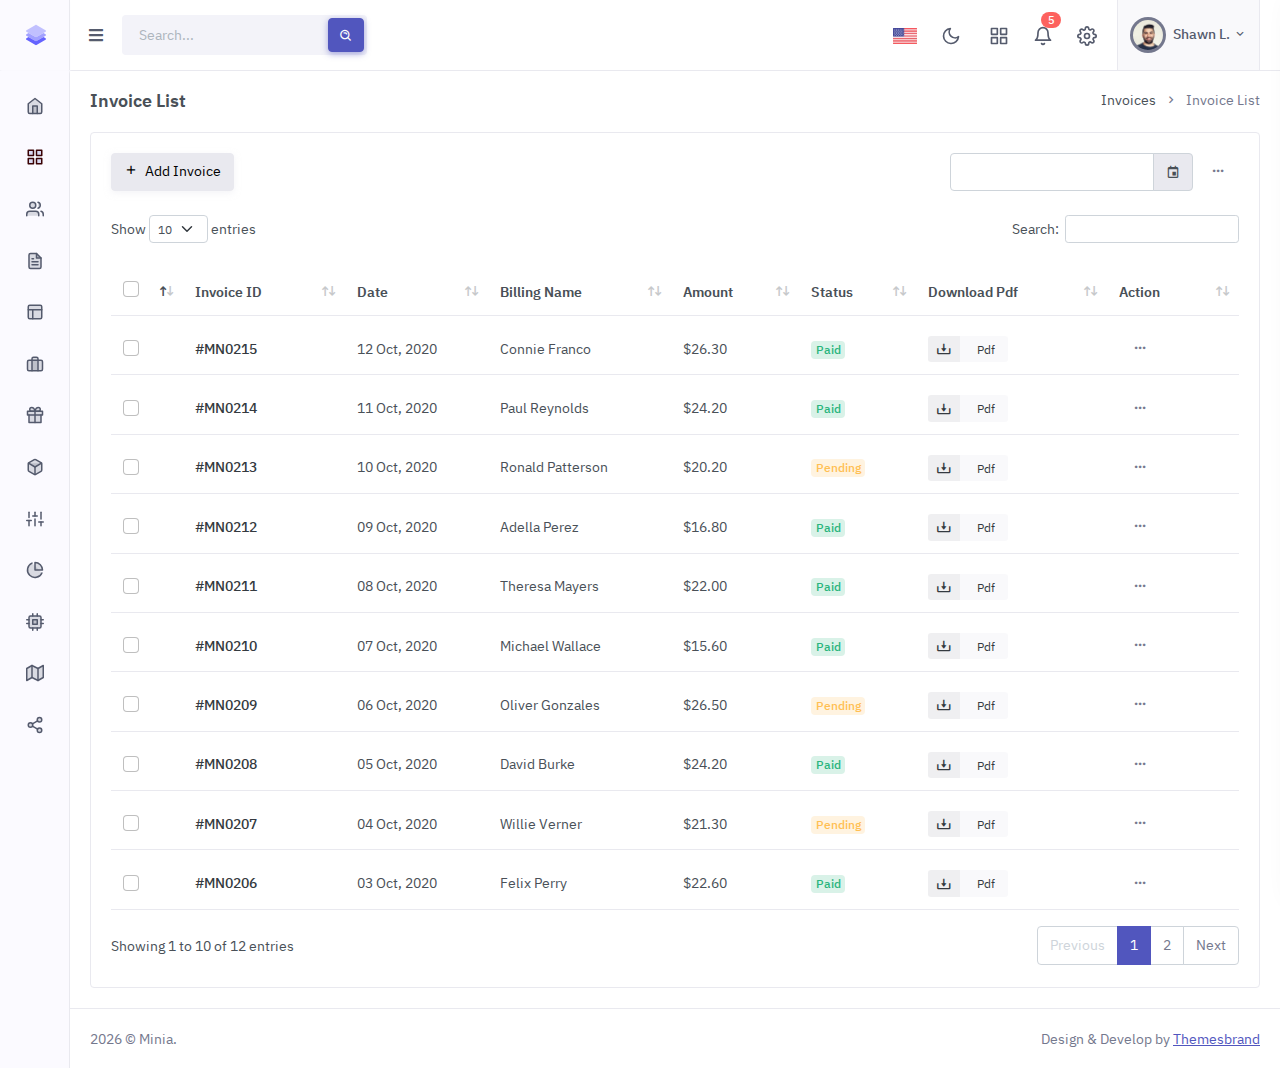
<file: docs/template/apps-invoices-list.html>
﻿<!doctype html>
<html lang="en">

    <head>
        
        <meta charset="utf-8">
        <title>Invoice List | Minia - Minimal Admin & Dashboard Template</title>
        <meta name="viewport" content="width=device-width, initial-scale=1.0">
        <meta content="Premium Multipurpose Admin & Dashboard Template" name="description">
        <meta content="Themesbrand" name="author">

        <!-- flatpickr css -->
        <link href="static/css/flatpickr.min-1.css" rel="stylesheet" type="text/css">

        <!-- DataTables -->
        <link href="static/css/dataTables.bootstrap4.min-1.css" rel="stylesheet" type="text/css">

        <!-- Responsive datatable examples -->
        <link href="static/css/responsive.bootstrap4.min-1.css" rel="stylesheet" type="text/css"> 

        <!-- preloader css -->
        <link rel="stylesheet" href="static/css/preloader.min-1.css" type="text/css">

        <!-- Bootstrap Css -->
        <link href="static/css/bootstrap.min-1.css" id="bootstrap-style" rel="stylesheet" type="text/css">
        <!-- Icons Css -->
        <link href="static/css/icons.min-1.css" rel="stylesheet" type="text/css">
        <!-- App Css-->
        <link href="static/css/app.min-1.css" id="app-style" rel="stylesheet" type="text/css">

    </head>

    <body>

    <!-- <body data-layout="horizontal"> -->

        <!-- Begin page -->
        <div id="layout-wrapper">

            
            <header id="page-topbar">
                <div class="navbar-header">
                    <div class="d-flex">
                        <!-- LOGO -->
                        <div class="navbar-brand-box">
                            <a href="index-1.html" class="logo logo-dark">
                                <span class="logo-sm">
                                    <img src="static/picture/logo-sm-1.svg" alt="" height="24">
                                </span>
                                <span class="logo-lg">
                                    <img src="static/picture/logo-sm-1.svg" alt="" height="24"> <span class="logo-txt">Minia</span>
                                </span>
                            </a>

                            <a href="index-1.html" class="logo logo-light">
                                <span class="logo-sm">
                                    <img src="static/picture/logo-sm-1.svg" alt="" height="24">
                                </span>
                                <span class="logo-lg">
                                    <img src="static/picture/logo-sm-1.svg" alt="" height="24"> <span class="logo-txt">Minia</span>
                                </span>
                            </a>
                        </div>

                        <button type="button" class="btn btn-sm px-3 font-size-16 header-item" id="vertical-menu-btn">
                            <i class="fa fa-fw fa-bars"></i>
                        </button>

                        <!-- App Search-->
                        <form class="app-search d-none d-lg-block">
                            <div class="position-relative">
                                <input type="text" class="form-control" placeholder="Search...">
                                <button class="btn btn-primary" type="button"><i class="bx bx-search-alt align-middle"></i></button>
                            </div>
                        </form>
                    </div>

                    <div class="d-flex">

                        <div class="dropdown d-inline-block d-lg-none ms-2">
                            <button type="button" class="btn header-item" id="page-header-search-dropdown" data-bs-toggle="dropdown" aria-haspopup="true" aria-expanded="false">
                                <i data-feather="search" class="icon-lg"></i>
                            </button>
                            <div class="dropdown-menu dropdown-menu-lg dropdown-menu-end p-0" aria-labelledby="page-header-search-dropdown">
        
                                <form class="p-3">
                                    <div class="form-group m-0">
                                        <div class="input-group">
                                            <input type="text" class="form-control" placeholder="Search ..." aria-label="Search Result">

                                            <button class="btn btn-primary" type="submit"><i class="mdi mdi-magnify"></i></button>
                                        </div>
                                    </div>
                                </form>
                            </div>
                        </div>

                        <div class="dropdown d-none d-sm-inline-block">
                            <button type="button" class="btn header-item" data-bs-toggle="dropdown" aria-haspopup="true" aria-expanded="false">
                                <img id="header-lang-img" src="static/picture/us-1.jpg" alt="Header Language" height="16">
                            </button>
                            <div class="dropdown-menu dropdown-menu-end">

                                <!-- item-->
                                <a href="javascript:void(0);" class="dropdown-item notify-item language" data-lang="en">
                                    <img src="static/picture/us-1.jpg" alt="user-image" class="me-1" height="12"> <span class="align-middle">English</span>
                                </a>
                                <!-- item-->
                                <a href="javascript:void(0);" class="dropdown-item notify-item language" data-lang="sp">
                                    <img src="static/picture/spain-1.jpg" alt="user-image" class="me-1" height="12"> <span class="align-middle">Spanish</span>
                                </a>

                                <!-- item-->
                                <a href="javascript:void(0);" class="dropdown-item notify-item language" data-lang="gr">
                                    <img src="static/picture/germany-1.jpg" alt="user-image" class="me-1" height="12"> <span class="align-middle">German</span>
                                </a>

                                <!-- item-->
                                <a href="javascript:void(0);" class="dropdown-item notify-item language" data-lang="it">
                                    <img src="static/picture/italy-1.jpg" alt="user-image" class="me-1" height="12"> <span class="align-middle">Italian</span>
                                </a>

                                <!-- item-->
                                <a href="javascript:void(0);" class="dropdown-item notify-item language" data-lang="ru">
                                    <img src="static/picture/russia-1.jpg" alt="user-image" class="me-1" height="12"> <span class="align-middle">Russian</span>
                                </a>
                            </div>
                        </div>

                        <div class="dropdown d-none d-sm-inline-block">
                            <button type="button" class="btn header-item" id="mode-setting-btn">
                                <i data-feather="moon" class="icon-lg layout-mode-dark"></i>
                                <i data-feather="sun" class="icon-lg layout-mode-light"></i>
                            </button>
                        </div>

                        <div class="dropdown d-none d-lg-inline-block ms-1">
                            <button type="button" class="btn header-item" data-bs-toggle="dropdown" aria-haspopup="true" aria-expanded="false">
                                <i data-feather="grid" class="icon-lg"></i>
                            </button>
                            <div class="dropdown-menu dropdown-menu-lg dropdown-menu-end">
                                <div class="p-2">
                                    <div class="row g-0">
                                        <div class="col">
                                            <a class="dropdown-icon-item" href="#">
                                                <img src="static/picture/github-1.png" alt="Github">
                                                <span>GitHub</span>
                                            </a>
                                        </div>
                                        <div class="col">
                                            <a class="dropdown-icon-item" href="#">
                                                <img src="static/picture/bitbucket-1.png" alt="bitbucket">
                                                <span>Bitbucket</span>
                                            </a>
                                        </div>
                                        <div class="col">
                                            <a class="dropdown-icon-item" href="#">
                                                <img src="static/picture/dribbble-1.png" alt="dribbble">
                                                <span>Dribbble</span>
                                            </a>
                                        </div>
                                    </div>

                                    <div class="row g-0">
                                        <div class="col">
                                            <a class="dropdown-icon-item" href="#">
                                                <img src="static/picture/dropbox-1.png" alt="dropbox">
                                                <span>Dropbox</span>
                                            </a>
                                        </div>
                                        <div class="col">
                                            <a class="dropdown-icon-item" href="#">
                                                <img src="static/picture/mail_chimp-1.png" alt="mail_chimp">
                                                <span>Mail Chimp</span>
                                            </a>
                                        </div>
                                        <div class="col">
                                            <a class="dropdown-icon-item" href="#">
                                                <img src="static/picture/slack-1.png" alt="slack">
                                                <span>Slack</span>
                                            </a>
                                        </div>
                                    </div>
                                </div>
                            </div>
                        </div>

                        <div class="dropdown d-inline-block">
                            <button type="button" class="btn header-item noti-icon position-relative" id="page-header-notifications-dropdown" data-bs-toggle="dropdown" aria-haspopup="true" aria-expanded="false">
                                <i data-feather="bell" class="icon-lg"></i>
                                <span class="badge bg-danger rounded-pill">5</span>
                            </button>
                            <div class="dropdown-menu dropdown-menu-lg dropdown-menu-end p-0" aria-labelledby="page-header-notifications-dropdown">
                                <div class="p-3">
                                    <div class="row align-items-center">
                                        <div class="col">
                                            <h6 class="m-0"> Notifications </h6>
                                        </div>
                                        <div class="col-auto">
                                            <a href="#!" class="small text-reset text-decoration-underline"> Unread (3)</a>
                                        </div>
                                    </div>
                                </div>
                                <div data-simplebar="" style="max-height: 230px;">
                                    <a href="#!" class="text-reset notification-item">
                                        <div class="d-flex">
                                            <div class="flex-shrink-0 me-3">
                                                <img src="static/picture/avatar-3-1.jpg" class="rounded-circle avatar-sm" alt="user-pic">
                                            </div>
                                            <div class="flex-grow-1">
                                                <h6 class="mb-1">James Lemire</h6>
                                                <div class="font-size-13 text-muted">
                                                    <p class="mb-1">It will seem like simplified English.</p>
                                                    <p class="mb-0"><i class="mdi mdi-clock-outline"></i> <span>1 hours ago</span></p>
                                                </div>
                                            </div>
                                        </div>
                                    </a>
                                    <a href="#!" class="text-reset notification-item">
                                        <div class="d-flex">
                                            <div class="flex-shrink-0 avatar-sm me-3">
                                                <span class="avatar-title bg-primary rounded-circle font-size-16">
                                                    <i class="bx bx-cart"></i>
                                                </span>
                                            </div>
                                            <div class="flex-grow-1">
                                                <h6 class="mb-1">Your order is placed</h6>
                                                <div class="font-size-13 text-muted">
                                                    <p class="mb-1">If several languages coalesce the grammar</p>
                                                    <p class="mb-0"><i class="mdi mdi-clock-outline"></i> <span>3 min ago</span></p>
                                                </div>
                                            </div>
                                        </div>
                                    </a>
                                    <a href="#!" class="text-reset notification-item">
                                        <div class="d-flex">
                                            <div class="flex-shrink-0 avatar-sm me-3">
                                                <span class="avatar-title bg-success rounded-circle font-size-16">
                                                    <i class="bx bx-badge-check"></i>
                                                </span>
                                            </div>
                                            <div class="flex-grow-1">
                                                <h6 class="mb-1">Your item is shipped</h6>
                                                <div class="font-size-13 text-muted">
                                                    <p class="mb-1">If several languages coalesce the grammar</p>
                                                    <p class="mb-0"><i class="mdi mdi-clock-outline"></i> <span>3 min ago</span></p>
                                                </div>
                                            </div>
                                        </div>
                                    </a>

                                    <a href="#!" class="text-reset notification-item">
                                        <div class="d-flex">
                                            <div class="flex-shrink-0 me-3">
                                                <img src="static/picture/avatar-6-1.jpg" class="rounded-circle avatar-sm" alt="user-pic">
                                            </div>
                                            <div class="flex-grow-1">
                                                <h6 class="mb-1">Salena Layfield</h6>
                                                <div class="font-size-13 text-muted">
                                                    <p class="mb-1">As a skeptical Cambridge friend of mine occidental.</p>
                                                    <p class="mb-0"><i class="mdi mdi-clock-outline"></i> <span>1 hours ago</span></p>
                                                </div>
                                            </div>
                                        </div>
                                    </a>
                                </div>
                                <div class="p-2 border-top d-grid">
                                    <a class="btn btn-sm btn-link font-size-14 text-center" href="javascript:void(0)">
                                        <i class="mdi mdi-arrow-right-circle me-1"></i> <span>View More..</span> 
                                    </a>
                                </div>
                            </div>
                        </div>

                        <div class="dropdown d-inline-block">
                            <button type="button" class="btn header-item right-bar-toggle me-2">
                                <i data-feather="settings" class="icon-lg"></i>
                            </button>
                        </div>

                        <div class="dropdown d-inline-block">
                            <button type="button" class="btn header-item bg-soft-light border-start border-end" id="page-header-user-dropdown" data-bs-toggle="dropdown" aria-haspopup="true" aria-expanded="false">
                                <img class="rounded-circle header-profile-user" src="static/picture/avatar-1-1.jpg" alt="Header Avatar">
                                <span class="d-none d-xl-inline-block ms-1 fw-medium">Shawn L.</span>
                                <i class="mdi mdi-chevron-down d-none d-xl-inline-block"></i>
                            </button>
                            <div class="dropdown-menu dropdown-menu-end">
                                <!-- item-->
                                <a class="dropdown-item" href="apps-contacts-profile-1.html"><i class="mdi mdi-face-profile font-size-16 align-middle me-1"></i> Profile</a>
                                <a class="dropdown-item" href="auth-lock-screen-1.html"><i class="mdi mdi-lock font-size-16 align-middle me-1"></i> Lock screen</a>
                                <div class="dropdown-divider"></div>
                                <a class="dropdown-item" href="auth-logout-1.html"><i class="mdi mdi-logout font-size-16 align-middle me-1"></i> Logout</a>
                            </div>
                        </div>

                    </div>
                </div>
            </header>

            <!-- ========== Left Sidebar Start ========== -->
            <div class="vertical-menu">

                <div data-simplebar="" class="h-100">

                    <!--- Sidemenu -->
                    <div id="sidebar-menu">
                        <!-- Left Menu Start -->
                        <ul class="metismenu list-unstyled" id="side-menu">
                            <li class="menu-title" data-key="t-menu">Menu</li>

                            <li>
                                <a href="index-1.html">
                                    <i data-feather="home"></i>
                                    <span data-key="t-dashboard">Dashboard</span>
                                </a>
                            </li>

                            <li>
                                <a href="javascript: void(0);" class="has-arrow">
                                    <i data-feather="grid"></i>
                                    <span data-key="t-apps">Apps</span>
                                </a>
                                <ul class="sub-menu" aria-expanded="false">
                                    <li>
                                        <a href="apps-calendar-1.html">
                                            <span data-key="t-calendar">Calendar</span>
                                        </a>
                                    </li>
        
                                    <li>
                                        <a href="apps-chat-1.html">
                                            <span data-key="t-chat">Chat</span>
                                        </a>
                                    </li>
        
                                    <li>
                                        <a href="javascript: void(0);" class="has-arrow">
                                            <span data-key="t-email">Email</span>
                                        </a>
                                        <ul class="sub-menu" aria-expanded="false">
                                            <li><a href="apps-email-inbox-1.html" data-key="t-inbox">Inbox</a></li>
                                            <li><a href="apps-email-read-1.html" data-key="t-read-email">Read Email</a></li>
                                        </ul>
                                    </li>
                                    <li>
                                        <a href="javascript: void(0);" class="has-arrow">
                                            <span data-key="t-invoices">Invoices</span>
                                        </a>
                                        <ul class="sub-menu" aria-expanded="false">
                                            <li><a href="" data-key="t-invoice-list">Invoice List</a></li>
                                            <li><a href="apps-invoices-detail-1.html" data-key="t-invoice-detail">Invoice Detail</a></li>
                                        </ul>
                                    </li>
                                    <li>
                                        <a href="javascript: void(0);" class="has-arrow">
                                            <span data-key="t-contacts">Contacts</span>
                                        </a>
                                        <ul class="sub-menu" aria-expanded="false">
                                            <li><a href="apps-contacts-grid-1.html" data-key="t-user-grid">User Grid</a></li>
                                            <li><a href="apps-contacts-list-1.html" data-key="t-user-list">User List</a></li>
                                            <li><a href="apps-contacts-profile-1.html" data-key="t-profile">Profile</a></li>
                                        </ul>
                                    </li>
                                </ul>
                            </li>

                            <li>
                                <a href="javascript: void(0);" class="has-arrow">
                                    <i data-feather="users"></i>
                                    <span data-key="t-authentication">Authentication</span>
                                </a>
                                <ul class="sub-menu" aria-expanded="false">
                                    <li><a href="auth-login.html" data-key="t-login">Login</a></li>
                                    <li><a href="auth-register-1.html" data-key="t-register">Register</a></li>
                                    <li><a href="auth-recoverpw-1.html" data-key="t-recover-password">Recover Password</a></li>
                                    <li><a href="auth-lock-screen-1.html" data-key="t-lock-screen">Lock Screen</a></li>
                                    <li><a href="auth-logout-1.html" data-key="t-logout">Log Out</a></li>
                                    <li><a href="auth-confirm-mail-1.html" data-key="t-confirm-mail">Confirm Mail</a></li>
                                    <li><a href="auth-email-verification-1.html" data-key="t-email-verification">Email Verification</a></li>
                                    <li><a href="auth-two-step-verification-1.html" data-key="t-two-step-verification">Two Step Verification</a></li>
                                </ul>
                            </li>

                            <li>
                                <a href="javascript: void(0);" class="has-arrow">
                                    <i data-feather="file-text"></i>
                                    <span data-key="t-pages">Pages</span>
                                </a>
                                <ul class="sub-menu" aria-expanded="false">
                                    <li><a href="pages-starter-1.html" data-key="t-starter-page">Starter Page</a></li>
                                    <li><a href="pages-maintenance-1.html" data-key="t-maintenance">Maintenance</a></li>
                                    <li><a href="pages-comingsoon-1.html" data-key="t-coming-soon">Coming Soon</a></li>
                                    <li><a href="pages-timeline-1.html" data-key="t-timeline">Timeline</a></li>
                                    <li><a href="pages-faqs-1.html" data-key="t-faqs">FAQs</a></li>
                                    <li><a href="pages-pricing-1.html" data-key="t-pricing">Pricing</a></li>
                                    <li><a href="pages-404-1.html" data-key="t-error-404">Error 404</a></li>
                                    <li><a href="pages-500-1.html" data-key="t-error-500">Error 500</a></li>
                                </ul>
                            </li>

                            <li>
                                <a href="layouts-horizontal-1.html">
                                    <i data-feather="layout"></i>
                                    <span data-key="t-horizontal">Horizontal</span>
                                </a>
                            </li>

                            <li class="menu-title mt-2" data-key="t-components">Elements</li>

                            <li>
                                <a href="javascript: void(0);" class="has-arrow">
                                    <i data-feather="briefcase"></i>
                                    <span data-key="t-components">Components</span>
                                </a>
                                <ul class="sub-menu" aria-expanded="false">
                                    <li><a href="ui-alerts-1.html" data-key="t-alerts">Alerts</a></li>
                                    <li><a href="ui-buttons-1.html" data-key="t-buttons">Buttons</a></li>
                                    <li><a href="ui-cards-1.html" data-key="t-cards">Cards</a></li>
                                    <li><a href="ui-carousel-1.html" data-key="t-carousel">Carousel</a></li>
                                    <li><a href="ui-dropdowns-1.html" data-key="t-dropdowns">Dropdowns</a></li>
                                    <li><a href="ui-grid-1.html" data-key="t-grid">Grid</a></li>
                                    <li><a href="ui-images-1.html" data-key="t-images">Images</a></li>
                                    <li><a href="ui-modals-1.html" data-key="t-modals">Modals</a></li>
                                    <li><a href="ui-offcanvas-1.html" data-key="t-offcanvas">Offcanvas</a></li>
                                    <li><a href="ui-progressbars-1.html" data-key="t-progress-bars">Progress Bars</a></li>
                                    <li><a href="ui-tabs-accordions-1.html" data-key="t-tabs-accordions">Tabs & Accordions</a></li>
                                    <li><a href="ui-typography-1.html" data-key="t-typography">Typography</a></li>
                                    <li><a href="ui-video-1.html" data-key="t-video">Video</a></li>
                                    <li><a href="ui-general-1.html" data-key="t-general">General</a></li>
                                    <li><a href="ui-colors-1.html" data-key="t-colors">Colors</a></li>
                                </ul>
                            </li>

                            <li>
                                <a href="javascript: void(0);" class="has-arrow">
                                    <i data-feather="gift"></i>
                                    <span data-key="t-ui-elements">Extended</span>
                                </a>
                                <ul class="sub-menu" aria-expanded="false">
                                    <li><a href="extended-lightbox-1.html" data-key="t-lightbox">Lightbox</a></li>
                                    <li><a href="extended-rangeslider-1.html" data-key="t-range-slider">Range Slider</a></li>
                                    <li><a href="extended-sweet-alert-1.html" data-key="t-sweet-alert">SweetAlert 2</a></li>
                                    <li><a href="extended-session-timeout-1.html" data-key="t-session-timeout">Session Timeout</a></li>
                                    <li><a href="extended-rating-1.html" data-key="t-rating">Rating</a></li>
                                    <li><a href="extended-notifications-1.html" data-key="t-notifications">Notifications</a></li>
                                </ul>
                            </li>

                            <li>
                                <a href="javascript: void(0);">
                                    <i data-feather="box"></i>
                                    <span class="badge rounded-pill bg-soft-danger text-danger float-end">7</span>
                                    <span data-key="t-forms">Forms</span>
                                </a>
                                <ul class="sub-menu" aria-expanded="false">
                                    <li><a href="form-elements-1.html" data-key="t-form-elements">Basic Elements</a></li>
                                    <li><a href="form-validation-1.html" data-key="t-form-validation">Validation</a></li>
                                    <li><a href="form-advanced-1.html" data-key="t-form-advanced">Advanced Plugins</a></li>
                                    <li><a href="form-editors-1.html" data-key="t-form-editors">Editors</a></li>
                                    <li><a href="form-uploads-1.html" data-key="t-form-upload">File Upload</a></li>
                                    <li><a href="form-wizard-1.html" data-key="t-form-wizard">Wizard</a></li>
                                    <li><a href="form-mask-1.html" data-key="t-form-mask">Mask</a></li>
                                </ul>
                            </li>

                            <li>
                                <a href="javascript: void(0);" class="has-arrow">
                                    <i data-feather="sliders"></i>
                                    <span data-key="t-tables">Tables</span>
                                </a>
                                <ul class="sub-menu" aria-expanded="false">
                                    <li><a href="tables-basic-1.html" data-key="t-basic-tables">Bootstrap Basic</a></li>
                                    <li><a href="tables-datatable-1.html" data-key="t-data-tables">DataTables</a></li>
                                    <li><a href="tables-responsive-1.html" data-key="t-responsive-table">Responsive</a></li>
                                    <li><a href="tables-editable-1.html" data-key="t-editable-table">Editable</a></li>
                                </ul>
                            </li>

                            <li>
                                <a href="javascript: void(0);" class="has-arrow">
                                    <i data-feather="pie-chart"></i>
                                    <span data-key="t-charts">Charts</span>
                                </a>
                                <ul class="sub-menu" aria-expanded="false">
                                    <li><a href="charts-apex-1.html" data-key="t-apex-charts">Apexcharts</a></li>
                                    <li><a href="charts-echart-1.html" data-key="t-e-charts">Echarts</a></li>
                                    <li><a href="charts-chartjs-1.html" data-key="t-chartjs-charts">Chartjs</a></li>
                                    <li><a href="charts-knob-1.html" data-key="t-knob-charts">Jquery Knob</a></li>
                                    <li><a href="charts-sparkline-1.html" data-key="t-sparkline-charts">Sparkline</a></li>
                                </ul>
                            </li>

                            <li>
                                <a href="javascript: void(0);" class="has-arrow">
                                    <i data-feather="cpu"></i>
                                    <span data-key="t-icons">Icons</span>
                                </a>
                                <ul class="sub-menu" aria-expanded="false">
                                    <li><a href="icons-boxicons-1.html" data-key="t-boxicons">Boxicons</a></li>
                                    <li><a href="icons-materialdesign-1.html" data-key="t-material-design">Material Design</a></li>
                                    <li><a href="icons-dripicons-1.html" data-key="t-dripicons">Dripicons</a></li>
                                    <li><a href="icons-fontawesome-1.html" data-key="t-font-awesome">Font Awesome 5</a></li>
                                </ul>
                            </li>

                            <li>
                                <a href="javascript: void(0);" class="has-arrow">
                                    <i data-feather="map"></i>
                                    <span data-key="t-maps">Maps</span>
                                </a>
                                <ul class="sub-menu" aria-expanded="false">
                                    <li><a href="maps-google-1.html" data-key="t-g-maps">Google</a></li>
                                    <li><a href="maps-vector-1.html" data-key="t-v-maps">Vector</a></li>
                                    <li><a href="maps-leaflet-1.html" data-key="t-l-maps">Leaflet</a></li>
                                </ul>
                            </li>

                            <li>
                                <a href="javascript: void(0);" class="has-arrow">
                                    <i data-feather="share-2"></i>
                                    <span data-key="t-multi-level">Multi Level</span>
                                </a>
                                <ul class="sub-menu" aria-expanded="true">
                                    <li><a href="javascript: void(0);" data-key="t-level-1-1">Level 1.1</a></li>
                                    <li>
                                        <a href="javascript: void(0);" class="has-arrow" data-key="t-level-1-2">Level 1.2</a>
                                        <ul class="sub-menu" aria-expanded="true">
                                            <li><a href="javascript: void(0);" data-key="t-level-2-1">Level 2.1</a></li>
                                            <li><a href="javascript: void(0);" data-key="t-level-2-2">Level 2.2</a></li>
                                        </ul>
                                    </li>
                                </ul>
                            </li>

                        </ul>

                        <div class="card sidebar-alert border-0 text-center mx-4 mb-0 mt-5">
                            <div class="card-body">
                                <img src="static/picture/giftbox-1.png" alt="">
                                <div class="mt-4">
                                    <h5 class="alertcard-title font-size-16">Unlimited Access</h5>
                                    <p class="font-size-13">Upgrade your plan from a Free trial, to select ‘Business Plan’.</p>
                                    <a href="#!" class="btn btn-primary mt-2">Upgrade Now</a>
                                </div>
                            </div>
                        </div>
                    </div>
                    <!-- Sidebar -->
                </div>
            </div>
            <!-- Left Sidebar End -->

            

            <!-- ============================================================== -->
            <!-- Start right Content here -->
            <!-- ============================================================== -->
            <div class="main-content">

                <div class="page-content">
                    <div class="container-fluid">

                        <!-- start page title -->
                        <div class="row">
                            <div class="col-12">
                                <div class="page-title-box d-sm-flex align-items-center justify-content-between">
                                    <h4 class="mb-sm-0 font-size-18">Invoice List</h4>

                                    <div class="page-title-right">
                                        <ol class="breadcrumb m-0">
                                            <li class="breadcrumb-item"><a href="javascript: void(0);">Invoices</a></li>
                                            <li class="breadcrumb-item active">Invoice List</li>
                                        </ol>
                                    </div>

                                </div>
                            </div>
                        </div>
                        <!-- end page title -->

                        <div class="row">
                            <div class="col-lg-12">
                                <div class="card">
                                    <div class="card-body">
                                        <div class="row">
                                            <div class="col-sm">
                                                <div class="mb-4">
                                                    <button type="button" class="btn btn-light waves-effect waves-light"><i class="bx bx-plus me-1"></i> Add Invoice</button>
                                                </div>
                                            </div>
                                            <div class="col-sm-auto">
                                                <div class="d-flex align-items-center gap-1 mb-4">
                                                    <div class="input-group">
                                                        <input type="text" class="form-control" id="datepicker-range">
                                                        <span class="input-group-text"><i class="bx bx-calendar-event"></i></span>
                                                    </div>
                                                    <div class="dropdown">
                                                        <a class="btn btn-link text-muted py-1 font-size-16 shadow-none dropdown-toggle" href="#" role="button" data-bs-toggle="dropdown" aria-expanded="false">
                                                            <i class="bx bx-dots-horizontal-rounded"></i>
                                                        </a>
                                                      
                                                        <ul class="dropdown-menu dropdown-menu-end">
                                                            <li><a class="dropdown-item" href="#">Action</a></li>
                                                            <li><a class="dropdown-item" href="#">Another action</a></li>
                                                            <li><a class="dropdown-item" href="#">Something else here</a></li>
                                                        </ul>
                                                    </div>
                                                </div>
                                            </div>
                                        </div>
                                        <!-- end row -->

                                        <div class="table-responsive">
                                            <table class="table align-middle datatable dt-responsive table-check nowrap" style="border-collapse: collapse; border-spacing: 0 8px; width: 100%;">
                                                <thead>
                                                    <tr class="bg-transparent">
                                                        <th style="width: 30px;">
                                                            <div class="form-check font-size-16">
                                                                <input type="checkbox" name="check" class="form-check-input" id="checkAll">
                                                                <label class="form-check-label" for="checkAll"></label>
                                                            </div>
                                                        </th>
                                                        <th style="width: 120px;">Invoice ID</th>
                                                        <th>Date</th>
                                                        <th>Billing Name</th>
                                                        <th>Amount</th>
                                                        <th>Status</th>
                                                        <th style="width: 150px;">Download Pdf</th>
                                                        <th style="width: 90px;">Action</th>
                                                    </tr>
                                                </thead>
                                                <tbody>
        
                                                    <tr>
                                                        <td>
                                                            <div class="form-check font-size-16">
                                                                <input type="checkbox" class="form-check-input">
                                                                <label class="form-check-label"></label>
                                                            </div>
                                                        </td>
                                                        
                                                        <td><a href="javascript: void(0);" class="text-dark fw-medium">#MN0215</a> </td>
                                                        <td>
                                                            12 Oct, 2020
                                                        </td>
                                                        <td>Connie Franco</td>
                                                        
                                                        <td>
                                                            $26.30
                                                        </td>
                                                        <td>
                                                            <div class="badge badge-soft-success font-size-12">Paid</div>
                                                        </td>
                                                        <td>
                                                            <div>
                                                                <button type="button" class="btn btn-soft-light btn-sm w-xs waves-effect btn-label waves-light"><i class="bx bx-download label-icon"></i> Pdf</button>
                                                            </div>
                                                        </td>
                                                        
                                                        <td>
                                                            <div class="dropdown">
                                                                <button class="btn btn-link font-size-16 shadow-none py-0 text-muted dropdown-toggle" type="button" data-bs-toggle="dropdown" aria-expanded="false">
                                                                    <i class="bx bx-dots-horizontal-rounded"></i>
                                                                </button>
                                                                <ul class="dropdown-menu dropdown-menu-end">
                                                                    <li><a class="dropdown-item" href="#">Edit</a></li>
                                                                    <li><a class="dropdown-item" href="#">Print</a></li>
                                                                    <li><a class="dropdown-item" href="#">Delete</a></li>
                                                                </ul>
                                                            </div>
                                                        </td>
                                                    </tr>
                                                    <tr>
                                                        <td>
                                                            <div class="form-check font-size-16">
                                                                <input type="checkbox" class="form-check-input">
                                                                <label class="form-check-label"></label>
                                                            </div>
                                                        </td>
                                                        
                                                        <td><a href="javascript: void(0);" class="text-dark fw-medium">#MN0214</a> </td>
                                                        <td>
                                                            11 Oct, 2020
                                                        </td>
                                                        <td>Paul Reynolds</td>
                                                        
                                                        <td>
                                                            $24.20
                                                        </td>
                                                        <td>
                                                            <div class="badge badge-soft-success font-size-12">Paid</div>
                                                        </td>
                                                        <td>
                                                            <div>
                                                                <button type="button" class="btn btn-soft-light btn-sm w-xs waves-effect btn-label waves-light"><i class="bx bx-download label-icon"></i> Pdf</button>
                                                            </div>
                                                        </td>
                                                        <td>
                                                            <div class="dropdown">
                                                                <button class="btn btn-link font-size-16 shadow-none py-0 text-muted dropdown-toggle" type="button" data-bs-toggle="dropdown" aria-expanded="false">
                                                                    <i class="bx bx-dots-horizontal-rounded"></i>
                                                                </button>
                                                                <ul class="dropdown-menu dropdown-menu-end">
                                                                    <li><a class="dropdown-item" href="#">Edit</a></li>
                                                                    <li><a class="dropdown-item" href="#">Print</a></li>
                                                                    <li><a class="dropdown-item" href="#">Delete</a></li>
                                                                </ul>
                                                            </div>
                                                        </td>
                                                    </tr>
                                                    <tr>
                                                        <td>
                                                            <div class="form-check font-size-16">
                                                                <input type="checkbox" class="form-check-input">
                                                                <label class="form-check-label"></label>
                                                            </div>
                                                        </td>
                                                        
                                                        <td><a href="javascript: void(0);" class="text-dark fw-medium">#MN0213</a> </td>
                                                        <td>
                                                            10 Oct, 2020
                                                        </td>
                                                        <td>Ronald Patterson</td>
                                                        
                                                        <td>
                                                            $20.20
                                                        </td>
                                                        <td>
                                                            <div class="badge badge-soft-warning font-size-12">Pending</div>
                                                        </td>
                                                        <td>
                                                            <div>
                                                                <button type="button" class="btn btn-soft-light btn-sm w-xs waves-effect btn-label waves-light"><i class="bx bx-download label-icon"></i> Pdf</button>
                                                            </div>
                                                        </td>
                                                        <td>
                                                            <div class="dropdown">
                                                                <button class="btn btn-link font-size-16 shadow-none py-0 text-muted dropdown-toggle" type="button" data-bs-toggle="dropdown" aria-expanded="false">
                                                                    <i class="bx bx-dots-horizontal-rounded"></i>
                                                                </button>
                                                                <ul class="dropdown-menu dropdown-menu-end">
                                                                    <li><a class="dropdown-item" href="#">Edit</a></li>
                                                                    <li><a class="dropdown-item" href="#">Print</a></li>
                                                                    <li><a class="dropdown-item" href="#">Delete</a></li>
                                                                </ul>
                                                            </div>
                                                        </td>
                                                    </tr>
                                                    <tr>
                                                        <td>
                                                            <div class="form-check font-size-16">
                                                                <input type="checkbox" class="form-check-input">
                                                                <label class="form-check-label"></label>
                                                            </div>
                                                        </td>
                                                        
                                                        <td><a href="javascript: void(0);" class="text-dark fw-medium">#MN0212</a> </td>
                                                        <td>
                                                            09 Oct, 2020
                                                        </td>
                                                        <td>Adella Perez</td>
                                                        
                                                        <td>
                                                            $16.80
                                                        </td>
                                                        <td>
                                                            <div class="badge badge-soft-success font-size-12">Paid</div>
                                                        </td>
                                                        <td>
                                                            <div>
                                                                <button type="button" class="btn btn-soft-light btn-sm w-xs waves-effect btn-label waves-light"><i class="bx bx-download label-icon"></i> Pdf</button>
                                                            </div>
                                                        </td>
                                                        <td>
                                                            <div class="dropdown">
                                                                <button class="btn btn-link font-size-16 shadow-none py-0 text-muted dropdown-toggle" type="button" data-bs-toggle="dropdown" aria-expanded="false">
                                                                    <i class="bx bx-dots-horizontal-rounded"></i>
                                                                </button>
                                                                <ul class="dropdown-menu dropdown-menu-end">
                                                                    <li><a class="dropdown-item" href="#">Edit</a></li>
                                                                    <li><a class="dropdown-item" href="#">Print</a></li>
                                                                    <li><a class="dropdown-item" href="#">Delete</a></li>
                                                                </ul>
                                                            </div>
                                                        </td>
                                                    </tr>
                                                    <tr>
                                                        <td>
                                                            <div class="form-check font-size-16">
                                                                <input type="checkbox" class="form-check-input">
                                                                <label class="form-check-label"></label>
                                                            </div>
                                                        </td>
                                                        
                                                        <td><a href="javascript: void(0);" class="text-dark fw-medium">#MN0211</a> </td>
                                                        <td>
                                                            08 Oct, 2020
                                                        </td>
                                                        <td>Theresa Mayers</td>
                                                        
                                                        <td>
                                                            $22.00
                                                        </td>
                                                        <td>
                                                            <div class="badge badge-soft-success font-size-12">Paid</div>
                                                        </td>
                                                        <td>
                                                            <div>
                                                                <button type="button" class="btn btn-soft-light btn-sm w-xs waves-effect btn-label waves-light"><i class="bx bx-download label-icon"></i> Pdf</button>
                                                            </div>
                                                        </td>
                                                        <td>
                                                            <div class="dropdown">
                                                                <button class="btn btn-link font-size-16 shadow-none py-0 text-muted dropdown-toggle" type="button" data-bs-toggle="dropdown" aria-expanded="false">
                                                                    <i class="bx bx-dots-horizontal-rounded"></i>
                                                                </button>
                                                                <ul class="dropdown-menu dropdown-menu-end">
                                                                    <li><a class="dropdown-item" href="#">Edit</a></li>
                                                                    <li><a class="dropdown-item" href="#">Print</a></li>
                                                                    <li><a class="dropdown-item" href="#">Delete</a></li>
                                                                </ul>
                                                            </div>
                                                        </td>
                                                    </tr>
                                                    <tr>
                                                        <td>
                                                            <div class="form-check font-size-16">
                                                                <input type="checkbox" class="form-check-input">
                                                                <label class="form-check-label"></label>
                                                            </div>
                                                        </td>
                                                        
                                                        <td><a href="javascript: void(0);" class="text-dark fw-medium">#MN0210</a> </td>
                                                        <td>
                                                            07 Oct, 2020
                                                        </td>
                                                        <td>Michael Wallace</td>
                                                        
                                                        <td>
                                                            $15.60
                                                        </td>
                                                        <td>
                                                            <div class="badge badge-soft-success font-size-12">Paid</div>
                                                        </td>
                                                        <td>
                                                            <div>
                                                                <button type="button" class="btn btn-soft-light btn-sm w-xs waves-effect btn-label waves-light"><i class="bx bx-download label-icon"></i> Pdf</button>
                                                            </div>
                                                        </td>
                                                        <td>
                                                            <div class="dropdown">
                                                                <button class="btn btn-link font-size-16 shadow-none py-0 text-muted dropdown-toggle" type="button" data-bs-toggle="dropdown" aria-expanded="false">
                                                                    <i class="bx bx-dots-horizontal-rounded"></i>
                                                                </button>
                                                                <ul class="dropdown-menu dropdown-menu-end">
                                                                    <li><a class="dropdown-item" href="#">Edit</a></li>
                                                                    <li><a class="dropdown-item" href="#">Print</a></li>
                                                                    <li><a class="dropdown-item" href="#">Delete</a></li>
                                                                </ul>
                                                            </div>
                                                        </td>
                                                    </tr>
                                                    <tr>
                                                        <td>
                                                            <div class="form-check font-size-16">
                                                                <input type="checkbox" class="form-check-input">
                                                                <label class="form-check-label"></label>
                                                            </div>
                                                        </td>
                                                        
                                                        <td><a href="javascript: void(0);" class="text-dark fw-medium">#MN0209</a> </td>
                                                        <td>
                                                            06 Oct, 2020
                                                        </td>
                                                        <td>Oliver Gonzales</td>
                                                        
                                                        <td>
                                                            $26.50
                                                        </td>
                                                        <td>
                                                            <div class="badge badge-soft-warning font-size-12">Pending</div>
                                                        </td>
                                                        <td>
                                                            <div>
                                                                <button type="button" class="btn btn-soft-light btn-sm w-xs waves-effect btn-label waves-light"><i class="bx bx-download label-icon"></i> Pdf</button>
                                                            </div>
                                                        </td>
                                                        <td>
                                                            <div class="dropdown">
                                                                <button class="btn btn-link font-size-16 shadow-none py-0 text-muted dropdown-toggle" type="button" data-bs-toggle="dropdown" aria-expanded="false">
                                                                    <i class="bx bx-dots-horizontal-rounded"></i>
                                                                </button>
                                                                <ul class="dropdown-menu dropdown-menu-end">
                                                                    <li><a class="dropdown-item" href="#">Edit</a></li>
                                                                    <li><a class="dropdown-item" href="#">Print</a></li>
                                                                    <li><a class="dropdown-item" href="#">Delete</a></li>
                                                                </ul>
                                                            </div>
                                                        </td>
                                                    </tr>
                                                    <tr>
                                                        <td>
                                                            <div class="form-check font-size-16">
                                                                <input type="checkbox" class="form-check-input">
                                                                <label class="form-check-label"></label>
                                                            </div>
                                                        </td>
                                                        
                                                        <td><a href="javascript: void(0);" class="text-dark fw-medium">#MN0208</a> </td>
                                                        <td>
                                                            05 Oct, 2020
                                                        </td>
                                                        <td>David Burke</td>
                                                        
                                                        <td>
                                                            $24.20
                                                        </td>
                                                        <td>
                                                            <div class="badge badge-soft-success font-size-12">Paid</div>
                                                        </td>
                                                        <td>
                                                            <div>
                                                                <button type="button" class="btn btn-soft-light btn-sm w-xs waves-effect btn-label waves-light"><i class="bx bx-download label-icon"></i> Pdf</button>
                                                            </div>
                                                        </td>
                                                        <td>
                                                            <div class="dropdown">
                                                                <button class="btn btn-link font-size-16 shadow-none py-0 text-muted dropdown-toggle" type="button" data-bs-toggle="dropdown" aria-expanded="false">
                                                                    <i class="bx bx-dots-horizontal-rounded"></i>
                                                                </button>
                                                                <ul class="dropdown-menu dropdown-menu-end">
                                                                    <li><a class="dropdown-item" href="#">Edit</a></li>
                                                                    <li><a class="dropdown-item" href="#">Print</a></li>
                                                                    <li><a class="dropdown-item" href="#">Delete</a></li>
                                                                </ul>
                                                            </div>
                                                        </td>
                                                    </tr>
                                                    <tr>
                                                        <td>
                                                            <div class="form-check font-size-16">
                                                                <input type="checkbox" class="form-check-input">
                                                                <label class="form-check-label"></label>
                                                            </div>
                                                        </td>
                                                        
                                                        <td><a href="javascript: void(0);" class="text-dark fw-medium">#MN0207</a> </td>
                                                        <td>
                                                            04 Oct, 2020
                                                        </td>
                                                        <td>Willie Verner</td>
                                                        
                                                        <td>
                                                            $21.30
                                                        </td>
                                                        <td>
                                                            <div class="badge badge-soft-warning font-size-12">Pending</div>
                                                        </td>
                                                        <td>
                                                            <div>
                                                                <button type="button" class="btn btn-soft-light btn-sm w-xs waves-effect btn-label waves-light"><i class="bx bx-download label-icon"></i> Pdf</button>
                                                            </div>
                                                        </td>
                                                        <td>
                                                            <div class="dropdown">
                                                                <button class="btn btn-link font-size-16 shadow-none py-0 text-muted dropdown-toggle" type="button" data-bs-toggle="dropdown" aria-expanded="false">
                                                                    <i class="bx bx-dots-horizontal-rounded"></i>
                                                                </button>
                                                                <ul class="dropdown-menu dropdown-menu-end">
                                                                    <li><a class="dropdown-item" href="#">Edit</a></li>
                                                                    <li><a class="dropdown-item" href="#">Print</a></li>
                                                                    <li><a class="dropdown-item" href="#">Delete</a></li>
                                                                </ul>
                                                            </div>
                                                        </td>
                                                    </tr>
                                                    <tr>
                                                        <td>
                                                            <div class="form-check font-size-16">
                                                                <input type="checkbox" class="form-check-input">
                                                                <label class="form-check-labe10"></label>
                                                            </div>
                                                        </td>
                                                        
                                                        <td><a href="javascript: void(0);" class="text-dark fw-medium">#MN0206</a> </td>
                                                        <td>
                                                            03 Oct, 2020
                                                        </td>
                                                        <td>Felix Perry</td>
                                                        
                                                        <td>
                                                            $22.60
                                                        </td>
                                                        <td>
                                                            <div class="badge badge-soft-success font-size-12">Paid</div>
                                                        </td>
                                                        <td>
                                                            <div>
                                                                <button type="button" class="btn btn-soft-light btn-sm w-xs waves-effect btn-label waves-light"><i class="bx bx-download label-icon"></i> Pdf</button>
                                                            </div>
                                                        </td>
                                                        <td>
                                                            <div class="dropdown">
                                                                <button class="btn btn-link font-size-16 shadow-none py-0 text-muted dropdown-toggle" type="button" data-bs-toggle="dropdown" aria-expanded="false">
                                                                    <i class="bx bx-dots-horizontal-rounded"></i>
                                                                </button>
                                                                <ul class="dropdown-menu dropdown-menu-end">
                                                                    <li><a class="dropdown-item" href="#">Edit</a></li>
                                                                    <li><a class="dropdown-item" href="#">Print</a></li>
                                                                    <li><a class="dropdown-item" href="#">Delete</a></li>
                                                                </ul>
                                                            </div>
                                                        </td>
                                                    </tr>
                                                    <tr>
                                                        <td>
                                                            <div class="form-check font-size-16">
                                                                <input type="checkbox" class="form-check-input">
                                                                <label class="form-check-labe11"></label>
                                                            </div>
                                                        </td>
                                                        
                                                        <td><a href="javascript: void(0);" class="text-dark fw-medium">#MN0205</a> </td>
                                                        <td>
                                                            02 Oct, 2020
                                                        </td>
                                                        <td>Virgil Kelley</td>
                                                        
                                                        <td>
                                                            $18.20
                                                        </td>
                                                        <td>
                                                            <div class="badge badge-soft-success font-size-12">Paid</div>
                                                        </td>
                                                        <td>
                                                            <div>
                                                                <button type="button" class="btn btn-soft-light btn-sm w-xs waves-effect btn-label waves-light"><i class="bx bx-download label-icon"></i> Pdf</button>
                                                            </div>
                                                        </td>
                                                        <td>
                                                            <div class="dropdown">
                                                                <button class="btn btn-link font-size-16 shadow-none py-0 text-muted dropdown-toggle" type="button" data-bs-toggle="dropdown" aria-expanded="false">
                                                                    <i class="bx bx-dots-horizontal-rounded"></i>
                                                                </button>
                                                                <ul class="dropdown-menu dropdown-menu-end">
                                                                    <li><a class="dropdown-item" href="#">Edit</a></li>
                                                                    <li><a class="dropdown-item" href="#">Print</a></li>
                                                                    <li><a class="dropdown-item" href="#">Delete</a></li>
                                                                </ul>
                                                            </div>
                                                        </td>
                                                    </tr>
                                                    <tr>
                                                        <td>
                                                            <div class="form-check font-size-16">
                                                                <input type="checkbox" class="form-check-input">
                                                                <label class="form-check-labe12"></label>
                                                            </div>
                                                        </td>
                                                        
                                                        <td><a href="javascript: void(0);" class="text-dark fw-medium">#MN0204</a> </td>
                                                        <td>
                                                            01 Oct, 2020
                                                        </td>
                                                        <td>Matthew Lawler</td>
                                                        
                                                        <td>
                                                            $15.80
                                                        </td>
                                                        <td>
                                                            <div class="badge badge-soft-warning font-size-12">Pending</div>
                                                        </td>
                                                        <td>
                                                            <div>
                                                                <button type="button" class="btn btn-soft-light btn-sm w-xs waves-effect btn-label waves-light"><i class="bx bx-download label-icon"></i> Pdf</button>
                                                            </div>
                                                        </td>
                                                        <td>
                                                            <div class="dropdown">
                                                                <button class="btn btn-link font-size-16 shadow-none py-0 text-muted dropdown-toggle" type="button" data-bs-toggle="dropdown" aria-expanded="false">
                                                                    <i class="bx bx-dots-horizontal-rounded"></i>
                                                                </button>
                                                                <ul class="dropdown-menu dropdown-menu-end">
                                                                    <li><a class="dropdown-item" href="#">Edit</a></li>
                                                                    <li><a class="dropdown-item" href="#">Print</a></li>
                                                                    <li><a class="dropdown-item" href="#">Delete</a></li>
                                                                </ul>
                                                            </div>
                                                        </td>
                                                    </tr>
                                                </tbody>
                                            </table>
                                        </div>
                                        <!-- end table responsive -->
                                    </div>
                                    <!-- end card body -->
                                </div>
                                <!-- end card -->
                            </div>
                            <!-- end col -->
                        </div>
                        <!-- end row -->
                    </div> <!-- container-fluid -->
                </div>
                <!-- End Page-content -->

                
                <footer class="footer">
                    <div class="container-fluid">
                        <div class="row">
                            <div class="col-sm-6">
                                <script>document.write(new Date().getFullYear())</script> © Minia.
                            </div>
                            <div class="col-sm-6">
                                <div class="text-sm-end d-none d-sm-block">
                                    Design & Develop by <a href="#!" class="text-decoration-underline">Themesbrand</a>
                                </div>
                            </div>
                        </div>
                    </div>
                </footer>
            </div>
            <!-- end main content-->

        </div>
        <!-- END layout-wrapper -->

        
        <!-- Right Sidebar -->
        <div class="right-bar">
            <div data-simplebar="" class="h-100">
                <div class="rightbar-title d-flex align-items-center bg-dark p-3">

                    <h5 class="m-0 me-2 text-white">Theme Customizer</h5>

                    <a href="javascript:void(0);" class="right-bar-toggle ms-auto">
                        <i class="mdi mdi-close noti-icon"></i>
                    </a>
                </div>

                <!-- Settings -->
                <hr class="m-0">

                <div class="p-4">
                    <h6 class="mb-3">Layout</h6>
                    <div class="form-check form-check-inline">
                        <input class="form-check-input" type="radio" name="layout" id="layout-vertical" value="vertical">
                        <label class="form-check-label" for="layout-vertical">Vertical</label>
                    </div>
                    <div class="form-check form-check-inline">
                        <input class="form-check-input" type="radio" name="layout" id="layout-horizontal" value="horizontal">
                        <label class="form-check-label" for="layout-horizontal">Horizontal</label>
                    </div>

                    <h6 class="mt-4 mb-3 pt-2">Layout Mode</h6>

                    <div class="form-check form-check-inline">
                        <input class="form-check-input" type="radio" name="layout-mode" id="layout-mode-light" value="light">
                        <label class="form-check-label" for="layout-mode-light">Light</label>
                    </div>
                    <div class="form-check form-check-inline">
                        <input class="form-check-input" type="radio" name="layout-mode" id="layout-mode-dark" value="dark">
                        <label class="form-check-label" for="layout-mode-dark">Dark</label>
                    </div>

                    <h6 class="mt-4 mb-3 pt-2">Layout Width</h6>

                    <div class="form-check form-check-inline">
                        <input class="form-check-input" type="radio" name="layout-width" id="layout-width-fuild" value="fuild" onchange="document.body.setAttribute('data-layout-size', 'fluid')">
                        <label class="form-check-label" for="layout-width-fuild">Fluid</label>
                    </div>
                    <div class="form-check form-check-inline">
                        <input class="form-check-input" type="radio" name="layout-width" id="layout-width-boxed" value="boxed" onchange="document.body.setAttribute('data-layout-size', 'boxed')">
                        <label class="form-check-label" for="layout-width-boxed">Boxed</label>
                    </div>

                    <h6 class="mt-4 mb-3 pt-2">Layout Position</h6>

                    <div class="form-check form-check-inline">
                        <input class="form-check-input" type="radio" name="layout-position" id="layout-position-fixed" value="fixed" onchange="document.body.setAttribute('data-layout-scrollable', 'false')">
                        <label class="form-check-label" for="layout-position-fixed">Fixed</label>
                    </div>
                    <div class="form-check form-check-inline">
                        <input class="form-check-input" type="radio" name="layout-position" id="layout-position-scrollable" value="scrollable" onchange="document.body.setAttribute('data-layout-scrollable', 'true')">
                        <label class="form-check-label" for="layout-position-scrollable">Scrollable</label>
                    </div>

                    <h6 class="mt-4 mb-3 pt-2">Topbar Color</h6>

                    <div class="form-check form-check-inline">
                        <input class="form-check-input" type="radio" name="topbar-color" id="topbar-color-light" value="light" onchange="document.body.setAttribute('data-topbar', 'light')">
                        <label class="form-check-label" for="topbar-color-light">Light</label>
                    </div>
                    <div class="form-check form-check-inline">
                        <input class="form-check-input" type="radio" name="topbar-color" id="topbar-color-dark" value="dark" onchange="document.body.setAttribute('data-topbar', 'dark')">
                        <label class="form-check-label" for="topbar-color-dark">Dark</label>
                    </div>

                    <h6 class="mt-4 mb-3 pt-2 sidebar-setting">Sidebar Size</h6>

                    <div class="form-check sidebar-setting">
                        <input class="form-check-input" type="radio" name="sidebar-size" id="sidebar-size-default" value="default" onchange="document.body.setAttribute('data-sidebar-size', 'lg')">
                        <label class="form-check-label" for="sidebar-size-default">Default</label>
                    </div>
                    <div class="form-check sidebar-setting">
                        <input class="form-check-input" type="radio" name="sidebar-size" id="sidebar-size-compact" value="compact" onchange="document.body.setAttribute('data-sidebar-size', 'md')">
                        <label class="form-check-label" for="sidebar-size-compact">Compact</label>
                    </div>
                    <div class="form-check sidebar-setting">
                        <input class="form-check-input" type="radio" name="sidebar-size" id="sidebar-size-small" value="small" onchange="document.body.setAttribute('data-sidebar-size', 'sm')">
                        <label class="form-check-label" for="sidebar-size-small">Small (Icon View)</label>
                    </div>

                    <h6 class="mt-4 mb-3 pt-2 sidebar-setting">Sidebar Color</h6>

                    <div class="form-check sidebar-setting">
                        <input class="form-check-input" type="radio" name="sidebar-color" id="sidebar-color-light" value="light" onchange="document.body.setAttribute('data-sidebar', 'light')">
                        <label class="form-check-label" for="sidebar-color-light">Light</label>
                    </div>
                    <div class="form-check sidebar-setting">
                        <input class="form-check-input" type="radio" name="sidebar-color" id="sidebar-color-dark" value="dark" onchange="document.body.setAttribute('data-sidebar', 'dark')">
                        <label class="form-check-label" for="sidebar-color-dark">Dark</label>
                    </div>
                    <div class="form-check sidebar-setting">
                        <input class="form-check-input" type="radio" name="sidebar-color" id="sidebar-color-brand" value="brand" onchange="document.body.setAttribute('data-sidebar', 'brand')">
                        <label class="form-check-label" for="sidebar-color-brand">Brand</label>
                    </div>

                    <h6 class="mt-4 mb-3 pt-2">Direction</h6>

                    <div class="form-check form-check-inline">
                        <input class="form-check-input" type="radio" name="layout-direction" id="layout-direction-ltr" value="ltr">
                        <label class="form-check-label" for="layout-direction-ltr">LTR</label>
                    </div>
                    <div class="form-check form-check-inline">
                        <input class="form-check-input" type="radio" name="layout-direction" id="layout-direction-rtl" value="rtl">
                        <label class="form-check-label" for="layout-direction-rtl">RTL</label>
                    </div>

                </div>

            </div> <!-- end slimscroll-menu-->
        </div>
        <!-- /Right-bar -->

        <!-- Right bar overlay-->
        <div class="rightbar-overlay"></div>

        <!-- JAVASCRIPT -->
        <script src="static/js/jquery.min-1.js"></script>
        <script src="static/js/bootstrap.bundle.min-1.js"></script>
        <script src="static/js/metisMenu.min-1.js"></script>
        <script src="static/js/simplebar.min-1.js"></script>
        <script src="static/js/waves.min-1.js"></script>
        <script src="static/js/feather.min-1.js"></script>
        <!-- pace js -->
        <script src="static/js/pace.min-1.js"></script>

        <!-- flatpickr js -->
        <script src="static/js/flatpickr.min-1.js"></script>

        <!-- Required datatable js -->
        <script src="static/js/jquery.dataTables.min-1.js"></script>
        <script src="static/js/dataTables.bootstrap4.min-1.js"></script>
        
        <!-- Responsive examples -->
        <script src="static/js/dataTables.responsive.min-1.js"></script>
        <script src="static/js/responsive.bootstrap4.min-1.js"></script>

        <!-- init js -->
        <script src="static/js/invoices-list.init.js"></script>

        <script src="static/js/app-1.js"></script>
    </body>
</html>
</file>
<file: docs/template/static/css/main.min1.css>
.fc-dayGridDay-view .fc-content-skeleton,.fc-dayGridWeek-view .fc-content-skeleton{padding-bottom:1em}.fc-dayGrid-view .fc-body .fc-row{min-height:4em}.fc-row.fc-rigid{overflow:hidden}.fc-row.fc-rigid .fc-content-skeleton{position:absolute;top:0;left:0;right:0}.fc-day-top.fc-other-month{opacity:.3}.fc-dayGrid-view .fc-day-number,.fc-dayGrid-view .fc-week-number{padding:2px}.fc-dayGrid-view th.fc-day-number,.fc-dayGrid-view th.fc-week-number{padding:0 2px}.fc-ltr .fc-dayGrid-view .fc-day-top .fc-day-number{float:right}.fc-rtl .fc-dayGrid-view .fc-day-top .fc-day-number{float:left}.fc-ltr .fc-dayGrid-view .fc-day-top .fc-week-number{float:left;border-radius:0 0 3px}.fc-rtl .fc-dayGrid-view .fc-day-top .fc-week-number{float:right;border-radius:0 0 0 3px}.fc-dayGrid-view .fc-day-top .fc-week-number{min-width:1.5em;text-align:center;background-color:#f2f2f2;color:grey}.fc-dayGrid-view td.fc-week-number{text-align:center}.fc-dayGrid-view td.fc-week-number>*{display:inline-block;min-width:1.25em}
</file>
<file: docs/template/static/css/main.min3.css>
.fc-timeGrid-view .fc-day-grid{position:relative;z-index:2}.fc-timeGrid-view .fc-day-grid .fc-row{min-height:3em}.fc-timeGrid-view .fc-day-grid .fc-row .fc-content-skeleton{padding-bottom:1em}.fc .fc-axis{vertical-align:middle;padding:0 4px;white-space:nowrap}.fc-ltr .fc-axis{text-align:right}.fc-rtl .fc-axis{text-align:left}.fc-time-grid,.fc-time-grid-container{position:relative;z-index:1}.fc-time-grid{min-height:100%}.fc-time-grid table{border:0 hidden transparent}.fc-time-grid>.fc-bg{z-index:1}.fc-time-grid .fc-slats,.fc-time-grid>hr{position:relative;z-index:2}.fc-time-grid .fc-content-col{position:relative}.fc-time-grid .fc-content-skeleton{position:absolute;z-index:3;top:0;left:0;right:0}.fc-time-grid .fc-business-container{position:relative;z-index:1}.fc-time-grid .fc-bgevent-container{position:relative;z-index:2}.fc-time-grid .fc-highlight-container{z-index:3;position:relative}.fc-time-grid .fc-event-container{position:relative;z-index:4}.fc-time-grid .fc-now-indicator-line{z-index:5}.fc-time-grid .fc-mirror-container{position:relative;z-index:6}.fc-time-grid .fc-slats td{height:1.5em;border-bottom:0}.fc-time-grid .fc-slats .fc-minor td{border-top-style:dotted}.fc-time-grid .fc-highlight{position:absolute;left:0;right:0}.fc-ltr .fc-time-grid .fc-event-container{margin:0 2.5% 0 2px}.fc-rtl .fc-time-grid .fc-event-container{margin:0 2px 0 2.5%}.fc-time-grid .fc-bgevent,.fc-time-grid .fc-event{position:absolute;z-index:1}.fc-time-grid .fc-bgevent{left:0;right:0}.fc-time-grid-event{margin-bottom:1px}.fc-time-grid-event-inset{-webkit-box-shadow:0 0 0 1px #fff;box-shadow:0 0 0 1px #fff}.fc-time-grid-event.fc-not-start{border-top-width:0;padding-top:1px;border-top-left-radius:0;border-top-right-radius:0}.fc-time-grid-event.fc-not-end{border-bottom-width:0;padding-bottom:1px;border-bottom-left-radius:0;border-bottom-right-radius:0}.fc-time-grid-event .fc-content{overflow:hidden;max-height:100%}.fc-time-grid-event .fc-time,.fc-time-grid-event .fc-title{padding:0 1px}.fc-time-grid-event .fc-time{font-size:.85em;white-space:nowrap}.fc-time-grid-event.fc-short .fc-content{white-space:nowrap}.fc-time-grid-event.fc-short .fc-time,.fc-time-grid-event.fc-short .fc-title{display:inline-block;vertical-align:top}.fc-time-grid-event.fc-short .fc-time span{display:none}.fc-time-grid-event.fc-short .fc-time:before{content:attr(data-start)}.fc-time-grid-event.fc-short .fc-time:after{content:" - "}.fc-time-grid-event.fc-short .fc-title{font-size:.85em;padding:0}.fc-time-grid-event.fc-allow-mouse-resize .fc-resizer{left:0;right:0;bottom:0;height:8px;overflow:hidden;line-height:8px;font-size:11px;font-family:monospace;text-align:center;cursor:s-resize}.fc-time-grid-event.fc-allow-mouse-resize .fc-resizer:after{content:"="}.fc-time-grid-event.fc-selected .fc-resizer{border-radius:5px;border-width:1px;width:8px;height:8px;border-style:solid;border-color:inherit;background:#fff;left:50%;margin-left:-5px;bottom:-5px}.fc-time-grid .fc-now-indicator-line{border-top-width:1px;left:0;right:0}.fc-time-grid .fc-now-indicator-arrow{margin-top:-5px}.fc-ltr .fc-time-grid .fc-now-indicator-arrow{left:0;border-width:5px 0 5px 6px;border-top-color:transparent;border-bottom-color:transparent}.fc-rtl .fc-time-grid .fc-now-indicator-arrow{right:0;border-width:5px 6px 5px 0;border-top-color:transparent;border-bottom-color:transparent}
</file>
<file: docs/template/static/css/flatpickr.min-1.css>
.flatpickr-calendar{background:transparent;opacity:0;display:none;text-align:center;visibility:hidden;padding:0;-webkit-animation:none;animation:none;direction:ltr;border:0;font-size:14px;line-height:24px;border-radius:5px;position:absolute;width:307.875px;-webkit-box-sizing:border-box;box-sizing:border-box;-ms-touch-action:manipulation;touch-action:manipulation;background:#fff;-webkit-box-shadow:1px 0 0 #e6e6e6,-1px 0 0 #e6e6e6,0 1px 0 #e6e6e6,0 -1px 0 #e6e6e6,0 3px 13px rgba(0,0,0,0.08);box-shadow:1px 0 0 #e6e6e6,-1px 0 0 #e6e6e6,0 1px 0 #e6e6e6,0 -1px 0 #e6e6e6,0 3px 13px rgba(0,0,0,0.08)}.flatpickr-calendar.open,.flatpickr-calendar.inline{opacity:1;max-height:640px;visibility:visible}.flatpickr-calendar.open{display:inline-block;z-index:99999}.flatpickr-calendar.animate.open{-webkit-animation:fpFadeInDown 300ms cubic-bezier(.23,1,.32,1);animation:fpFadeInDown 300ms cubic-bezier(.23,1,.32,1)}.flatpickr-calendar.inline{display:block;position:relative;top:2px}.flatpickr-calendar.static{position:absolute;top:calc(100% + 2px)}.flatpickr-calendar.static.open{z-index:999;display:block}.flatpickr-calendar.multiMonth .flatpickr-days .dayContainer:nth-child(n+1) .flatpickr-day.inRange:nth-child(7n+7){-webkit-box-shadow:none !important;box-shadow:none !important}.flatpickr-calendar.multiMonth .flatpickr-days .dayContainer:nth-child(n+2) .flatpickr-day.inRange:nth-child(7n+1){-webkit-box-shadow:-2px 0 0 #e6e6e6,5px 0 0 #e6e6e6;box-shadow:-2px 0 0 #e6e6e6,5px 0 0 #e6e6e6}.flatpickr-calendar .hasWeeks .dayContainer,.flatpickr-calendar .hasTime .dayContainer{border-bottom:0;border-bottom-right-radius:0;border-bottom-left-radius:0}.flatpickr-calendar .hasWeeks .dayContainer{border-left:0}.flatpickr-calendar.hasTime .flatpickr-time{height:40px;border-top:1px solid #e6e6e6}.flatpickr-calendar.noCalendar.hasTime .flatpickr-time{height:auto}.flatpickr-calendar:before,.flatpickr-calendar:after{position:absolute;display:block;pointer-events:none;border:solid transparent;content:'';height:0;width:0;left:22px}.flatpickr-calendar.rightMost:before,.flatpickr-calendar.arrowRight:before,.flatpickr-calendar.rightMost:after,.flatpickr-calendar.arrowRight:after{left:auto;right:22px}.flatpickr-calendar.arrowCenter:before,.flatpickr-calendar.arrowCenter:after{left:50%;right:50%}.flatpickr-calendar:before{border-width:5px;margin:0 -5px}.flatpickr-calendar:after{border-width:4px;margin:0 -4px}.flatpickr-calendar.arrowTop:before,.flatpickr-calendar.arrowTop:after{bottom:100%}.flatpickr-calendar.arrowTop:before{border-bottom-color:#e6e6e6}.flatpickr-calendar.arrowTop:after{border-bottom-color:#fff}.flatpickr-calendar.arrowBottom:before,.flatpickr-calendar.arrowBottom:after{top:100%}.flatpickr-calendar.arrowBottom:before{border-top-color:#e6e6e6}.flatpickr-calendar.arrowBottom:after{border-top-color:#fff}.flatpickr-calendar:focus{outline:0}.flatpickr-wrapper{position:relative;display:inline-block}.flatpickr-months{display:-webkit-box;display:-webkit-flex;display:-ms-flexbox;display:flex}.flatpickr-months .flatpickr-month{background:transparent;color:rgba(0,0,0,0.9);fill:rgba(0,0,0,0.9);height:34px;line-height:1;text-align:center;position:relative;-webkit-user-select:none;-moz-user-select:none;-ms-user-select:none;user-select:none;overflow:hidden;-webkit-box-flex:1;-webkit-flex:1;-ms-flex:1;flex:1}.flatpickr-months .flatpickr-prev-month,.flatpickr-months .flatpickr-next-month{text-decoration:none;cursor:pointer;position:absolute;top:0;height:34px;padding:10px;z-index:3;color:rgba(0,0,0,0.9);fill:rgba(0,0,0,0.9)}.flatpickr-months .flatpickr-prev-month.flatpickr-disabled,.flatpickr-months .flatpickr-next-month.flatpickr-disabled{display:none}.flatpickr-months .flatpickr-prev-month i,.flatpickr-months .flatpickr-next-month i{position:relative}.flatpickr-months .flatpickr-prev-month.flatpickr-prev-month,.flatpickr-months .flatpickr-next-month.flatpickr-prev-month{/*
      /*rtl:begin:ignore*/left:0/*
      /*rtl:end:ignore*/}/*
      /*rtl:begin:ignore*/
/*
      /*rtl:end:ignore*/
.flatpickr-months .flatpickr-prev-month.flatpickr-next-month,.flatpickr-months .flatpickr-next-month.flatpickr-next-month{/*
      /*rtl:begin:ignore*/right:0/*
      /*rtl:end:ignore*/}/*
      /*rtl:begin:ignore*/
/*
      /*rtl:end:ignore*/
.flatpickr-months .flatpickr-prev-month:hover,.flatpickr-months .flatpickr-next-month:hover{color:#959ea9}.flatpickr-months .flatpickr-prev-month:hover svg,.flatpickr-months .flatpickr-next-month:hover svg{fill:#f64747}.flatpickr-months .flatpickr-prev-month svg,.flatpickr-months .flatpickr-next-month svg{width:14px;height:14px}.flatpickr-months .flatpickr-prev-month svg path,.flatpickr-months .flatpickr-next-month svg path{-webkit-transition:fill .1s;transition:fill .1s;fill:inherit}.numInputWrapper{position:relative;height:auto}.numInputWrapper input,.numInputWrapper span{display:inline-block}.numInputWrapper input{width:100%}.numInputWrapper input::-ms-clear{display:none}.numInputWrapper input::-webkit-outer-spin-button,.numInputWrapper input::-webkit-inner-spin-button{margin:0;-webkit-appearance:none}.numInputWrapper span{position:absolute;right:0;width:14px;padding:0 4px 0 2px;height:50%;line-height:50%;opacity:0;cursor:pointer;border:1px solid rgba(57,57,57,0.15);-webkit-box-sizing:border-box;box-sizing:border-box}.numInputWrapper span:hover{background:rgba(0,0,0,0.1)}.numInputWrapper span:active{background:rgba(0,0,0,0.2)}.numInputWrapper span:after{display:block;content:"";position:absolute}.numInputWrapper span.arrowUp{top:0;border-bottom:0}.numInputWrapper span.arrowUp:after{border-left:4px solid transparent;border-right:4px solid transparent;border-bottom:4px solid rgba(57,57,57,0.6);top:26%}.numInputWrapper span.arrowDown{top:50%}.numInputWrapper span.arrowDown:after{border-left:4px solid transparent;border-right:4px solid transparent;border-top:4px solid rgba(57,57,57,0.6);top:40%}.numInputWrapper span svg{width:inherit;height:auto}.numInputWrapper span svg path{fill:rgba(0,0,0,0.5)}.numInputWrapper:hover{background:rgba(0,0,0,0.05)}.numInputWrapper:hover span{opacity:1}.flatpickr-current-month{font-size:135%;line-height:inherit;font-weight:300;color:inherit;position:absolute;width:75%;left:12.5%;padding:7.48px 0 0 0;line-height:1;height:34px;display:inline-block;text-align:center;-webkit-transform:translate3d(0,0,0);transform:translate3d(0,0,0)}.flatpickr-current-month span.cur-month{font-family:inherit;font-weight:700;color:inherit;display:inline-block;margin-left:.5ch;padding:0}.flatpickr-current-month span.cur-month:hover{background:rgba(0,0,0,0.05)}.flatpickr-current-month .numInputWrapper{width:6ch;width:7ch\0;display:inline-block}.flatpickr-current-month .numInputWrapper span.arrowUp:after{border-bottom-color:rgba(0,0,0,0.9)}.flatpickr-current-month .numInputWrapper span.arrowDown:after{border-top-color:rgba(0,0,0,0.9)}.flatpickr-current-month input.cur-year{background:transparent;-webkit-box-sizing:border-box;box-sizing:border-box;color:inherit;cursor:text;padding:0 0 0 .5ch;margin:0;display:inline-block;font-size:inherit;font-family:inherit;font-weight:300;line-height:inherit;height:auto;border:0;border-radius:0;vertical-align:initial;-webkit-appearance:textfield;-moz-appearance:textfield;appearance:textfield}.flatpickr-current-month input.cur-year:focus{outline:0}.flatpickr-current-month input.cur-year[disabled],.flatpickr-current-month input.cur-year[disabled]:hover{font-size:100%;color:rgba(0,0,0,0.5);background:transparent;pointer-events:none}.flatpickr-current-month .flatpickr-monthDropdown-months{appearance:menulist;background:transparent;border:none;border-radius:0;box-sizing:border-box;color:inherit;cursor:pointer;font-size:inherit;font-family:inherit;font-weight:300;height:auto;line-height:inherit;margin:-1px 0 0 0;outline:none;padding:0 0 0 .5ch;position:relative;vertical-align:initial;-webkit-box-sizing:border-box;-webkit-appearance:menulist;-moz-appearance:menulist;width:auto}.flatpickr-current-month .flatpickr-monthDropdown-months:focus,.flatpickr-current-month .flatpickr-monthDropdown-months:active{outline:none}.flatpickr-current-month .flatpickr-monthDropdown-months:hover{background:rgba(0,0,0,0.05)}.flatpickr-current-month .flatpickr-monthDropdown-months .flatpickr-monthDropdown-month{background-color:transparent;outline:none;padding:0}.flatpickr-weekdays{background:transparent;text-align:center;overflow:hidden;width:100%;display:-webkit-box;display:-webkit-flex;display:-ms-flexbox;display:flex;-webkit-box-align:center;-webkit-align-items:center;-ms-flex-align:center;align-items:center;height:28px}.flatpickr-weekdays .flatpickr-weekdaycontainer{display:-webkit-box;display:-webkit-flex;display:-ms-flexbox;display:flex;-webkit-box-flex:1;-webkit-flex:1;-ms-flex:1;flex:1}span.flatpickr-weekday{cursor:default;font-size:90%;background:transparent;color:rgba(0,0,0,0.54);line-height:1;margin:0;text-align:center;display:block;-webkit-box-flex:1;-webkit-flex:1;-ms-flex:1;flex:1;font-weight:bolder}.dayContainer,.flatpickr-weeks{padding:1px 0 0 0}.flatpickr-days{position:relative;overflow:hidden;display:-webkit-box;display:-webkit-flex;display:-ms-flexbox;display:flex;-webkit-box-align:start;-webkit-align-items:flex-start;-ms-flex-align:start;align-items:flex-start;width:307.875px}.flatpickr-days:focus{outline:0}.dayContainer{padding:0;outline:0;text-align:left;width:307.875px;min-width:307.875px;max-width:307.875px;-webkit-box-sizing:border-box;box-sizing:border-box;display:inline-block;display:-ms-flexbox;display:-webkit-box;display:-webkit-flex;display:flex;-webkit-flex-wrap:wrap;flex-wrap:wrap;-ms-flex-wrap:wrap;-ms-flex-pack:justify;-webkit-justify-content:space-around;justify-content:space-around;-webkit-transform:translate3d(0,0,0);transform:translate3d(0,0,0);opacity:1}.dayContainer + .dayContainer{-webkit-box-shadow:-1px 0 0 #e6e6e6;box-shadow:-1px 0 0 #e6e6e6}.flatpickr-day{background:none;border:1px solid transparent;border-radius:150px;-webkit-box-sizing:border-box;box-sizing:border-box;color:#393939;cursor:pointer;font-weight:400;width:14.2857143%;-webkit-flex-basis:14.2857143%;-ms-flex-preferred-size:14.2857143%;flex-basis:14.2857143%;max-width:39px;height:39px;line-height:39px;margin:0;display:inline-block;position:relative;-webkit-box-pack:center;-webkit-justify-content:center;-ms-flex-pack:center;justify-content:center;text-align:center}.flatpickr-day.inRange,.flatpickr-day.prevMonthDay.inRange,.flatpickr-day.nextMonthDay.inRange,.flatpickr-day.today.inRange,.flatpickr-day.prevMonthDay.today.inRange,.flatpickr-day.nextMonthDay.today.inRange,.flatpickr-day:hover,.flatpickr-day.prevMonthDay:hover,.flatpickr-day.nextMonthDay:hover,.flatpickr-day:focus,.flatpickr-day.prevMonthDay:focus,.flatpickr-day.nextMonthDay:focus{cursor:pointer;outline:0;background:#e6e6e6;border-color:#e6e6e6}.flatpickr-day.today{border-color:#959ea9}.flatpickr-day.today:hover,.flatpickr-day.today:focus{border-color:#959ea9;background:#959ea9;color:#fff}.flatpickr-day.selected,.flatpickr-day.startRange,.flatpickr-day.endRange,.flatpickr-day.selected.inRange,.flatpickr-day.startRange.inRange,.flatpickr-day.endRange.inRange,.flatpickr-day.selected:focus,.flatpickr-day.startRange:focus,.flatpickr-day.endRange:focus,.flatpickr-day.selected:hover,.flatpickr-day.startRange:hover,.flatpickr-day.endRange:hover,.flatpickr-day.selected.prevMonthDay,.flatpickr-day.startRange.prevMonthDay,.flatpickr-day.endRange.prevMonthDay,.flatpickr-day.selected.nextMonthDay,.flatpickr-day.startRange.nextMonthDay,.flatpickr-day.endRange.nextMonthDay{background:#569ff7;-webkit-box-shadow:none;box-shadow:none;color:#fff;border-color:#569ff7}.flatpickr-day.selected.startRange,.flatpickr-day.startRange.startRange,.flatpickr-day.endRange.startRange{border-radius:50px 0 0 50px}.flatpickr-day.selected.endRange,.flatpickr-day.startRange.endRange,.flatpickr-day.endRange.endRange{border-radius:0 50px 50px 0}.flatpickr-day.selected.startRange + .endRange:not(:nth-child(7n+1)),.flatpickr-day.startRange.startRange + .endRange:not(:nth-child(7n+1)),.flatpickr-day.endRange.startRange + .endRange:not(:nth-child(7n+1)){-webkit-box-shadow:-10px 0 0 #569ff7;box-shadow:-10px 0 0 #569ff7}.flatpickr-day.selected.startRange.endRange,.flatpickr-day.startRange.startRange.endRange,.flatpickr-day.endRange.startRange.endRange{border-radius:50px}.flatpickr-day.inRange{border-radius:0;-webkit-box-shadow:-5px 0 0 #e6e6e6,5px 0 0 #e6e6e6;box-shadow:-5px 0 0 #e6e6e6,5px 0 0 #e6e6e6}.flatpickr-day.flatpickr-disabled,.flatpickr-day.flatpickr-disabled:hover,.flatpickr-day.prevMonthDay,.flatpickr-day.nextMonthDay,.flatpickr-day.notAllowed,.flatpickr-day.notAllowed.prevMonthDay,.flatpickr-day.notAllowed.nextMonthDay{color:rgba(57,57,57,0.3);background:transparent;border-color:transparent;cursor:default}.flatpickr-day.flatpickr-disabled,.flatpickr-day.flatpickr-disabled:hover{cursor:not-allowed;color:rgba(57,57,57,0.1)}.flatpickr-day.week.selected{border-radius:0;-webkit-box-shadow:-5px 0 0 #569ff7,5px 0 0 #569ff7;box-shadow:-5px 0 0 #569ff7,5px 0 0 #569ff7}.flatpickr-day.hidden{visibility:hidden}.rangeMode .flatpickr-day{margin-top:1px}.flatpickr-weekwrapper{float:left}.flatpickr-weekwrapper .flatpickr-weeks{padding:0 12px;-webkit-box-shadow:1px 0 0 #e6e6e6;box-shadow:1px 0 0 #e6e6e6}.flatpickr-weekwrapper .flatpickr-weekday{float:none;width:100%;line-height:28px}.flatpickr-weekwrapper span.flatpickr-day,.flatpickr-weekwrapper span.flatpickr-day:hover{display:block;width:100%;max-width:none;color:rgba(57,57,57,0.3);background:transparent;cursor:default;border:none}.flatpickr-innerContainer{display:block;display:-webkit-box;display:-webkit-flex;display:-ms-flexbox;display:flex;-webkit-box-sizing:border-box;box-sizing:border-box;overflow:hidden}.flatpickr-rContainer{display:inline-block;padding:0;-webkit-box-sizing:border-box;box-sizing:border-box}.flatpickr-time{text-align:center;outline:0;display:block;height:0;line-height:40px;max-height:40px;-webkit-box-sizing:border-box;box-sizing:border-box;overflow:hidden;display:-webkit-box;display:-webkit-flex;display:-ms-flexbox;display:flex}.flatpickr-time:after{content:"";display:table;clear:both}.flatpickr-time .numInputWrapper{-webkit-box-flex:1;-webkit-flex:1;-ms-flex:1;flex:1;width:40%;height:40px;float:left}.flatpickr-time .numInputWrapper span.arrowUp:after{border-bottom-color:#393939}.flatpickr-time .numInputWrapper span.arrowDown:after{border-top-color:#393939}.flatpickr-time.hasSeconds .numInputWrapper{width:26%}.flatpickr-time.time24hr .numInputWrapper{width:49%}.flatpickr-time input{background:transparent;-webkit-box-shadow:none;box-shadow:none;border:0;border-radius:0;text-align:center;margin:0;padding:0;height:inherit;line-height:inherit;color:#393939;font-size:14px;position:relative;-webkit-box-sizing:border-box;box-sizing:border-box;-webkit-appearance:textfield;-moz-appearance:textfield;appearance:textfield}.flatpickr-time input.flatpickr-hour{font-weight:bold}.flatpickr-time input.flatpickr-minute,.flatpickr-time input.flatpickr-second{font-weight:400}.flatpickr-time input:focus{outline:0;border:0}.flatpickr-time .flatpickr-time-separator,.flatpickr-time .flatpickr-am-pm{height:inherit;float:left;line-height:inherit;color:#393939;font-weight:bold;width:2%;-webkit-user-select:none;-moz-user-select:none;-ms-user-select:none;user-select:none;-webkit-align-self:center;-ms-flex-item-align:center;align-self:center}.flatpickr-time .flatpickr-am-pm{outline:0;width:18%;cursor:pointer;text-align:center;font-weight:400}.flatpickr-time input:hover,.flatpickr-time .flatpickr-am-pm:hover,.flatpickr-time input:focus,.flatpickr-time .flatpickr-am-pm:focus{background:#eee}.flatpickr-input[readonly]{cursor:pointer}@-webkit-keyframes fpFadeInDown{from{opacity:0;-webkit-transform:translate3d(0,-20px,0);transform:translate3d(0,-20px,0)}to{opacity:1;-webkit-transform:translate3d(0,0,0);transform:translate3d(0,0,0)}}@keyframes fpFadeInDown{from{opacity:0;-webkit-transform:translate3d(0,-20px,0);transform:translate3d(0,-20px,0)}to{opacity:1;-webkit-transform:translate3d(0,0,0);transform:translate3d(0,0,0)}}
</file>
<file: docs/template/static/css/preloader.min-1.css>
.pace{-webkit-pointer-events:none;pointer-events:none;-webkit-user-select:none;-moz-user-select:none;-ms-user-select:none;user-select:none}.pace .pace-progress{background:-webkit-gradient(linear,left top,right top,color-stop(20%,#5156be),color-stop(40%,#2ab57d),color-stop(60%,#4ba6ef),color-stop(80%,#ffbf53),to(#fd625e));background:linear-gradient(to right,#5156be 20%,#2ab57d 40%,#4ba6ef 60%,#ffbf53 80%,#fd625e 100%);position:fixed;z-index:2000;top:0;right:100%;width:100%;height:3px}.pace-inactive .pace-progress{display:none}.pace .pace-activity{display:block;position:fixed;z-index:2000;top:0;right:0;width:150px;height:150px;background:#5156be;-webkit-transition:-webkit-transform .3s;transition:-webkit-transform .3s;transition:transform .3s;transition:transform .3s,-webkit-transform .3s;-webkit-transform:translateX(100%) translateY(-100%) rotate(45deg);transform:translateX(100%) translateY(-100%) rotate(45deg);pointer-events:none}.pace.pace-active .pace-activity{-webkit-transform:translateX(50%) translateY(-50%) rotate(45deg);transform:translateX(50%) translateY(-50%) rotate(45deg)}.pace .pace-activity::after{-webkit-box-sizing:border-box;box-sizing:border-box;content:'';position:absolute;display:block;bottom:18px;left:65px;width:20px;height:20px;border:solid 2px transparent;border-top-color:#fff;border-left-color:#fff;border-radius:50%;-webkit-animation:pace-spinner .4s linear infinite;animation:pace-spinner .4s linear infinite}@-webkit-keyframes pace-spinner{0%{-webkit-transform:rotate(0);transform:rotate(0)}100%{-webkit-transform:rotate(360deg);transform:rotate(360deg)}}@keyframes pace-spinner{0%{-webkit-transform:rotate(0);transform:rotate(0);transform:rotate(0)}100%{-webkit-transform:rotate(360deg);transform:rotate(360deg);transform:rotate(360deg)}}
/*# sourceMappingURL=preloader.min.css.map */
</file>
<file: docs/template/static/css/preloader.min.css>
.pace{-webkit-pointer-events:none;pointer-events:none;-webkit-user-select:none;-moz-user-select:none;-ms-user-select:none;user-select:none}.pace .pace-progress{background:-webkit-gradient(linear,left top,right top,color-stop(20%,#5156be),color-stop(40%,#2ab57d),color-stop(60%,#4ba6ef),color-stop(80%,#ffbf53),to(#fd625e));background:linear-gradient(to right,#5156be 20%,#2ab57d 40%,#4ba6ef 60%,#ffbf53 80%,#fd625e 100%);position:fixed;z-index:2000;top:0;right:100%;width:100%;height:3px}.pace-inactive .pace-progress{display:none}.pace .pace-activity{display:block;position:fixed;z-index:2000;top:0;right:0;width:150px;height:150px;background:#5156be;-webkit-transition:-webkit-transform .3s;transition:-webkit-transform .3s;transition:transform .3s;transition:transform .3s,-webkit-transform .3s;-webkit-transform:translateX(100%) translateY(-100%) rotate(45deg);transform:translateX(100%) translateY(-100%) rotate(45deg);pointer-events:none}.pace.pace-active .pace-activity{-webkit-transform:translateX(50%) translateY(-50%) rotate(45deg);transform:translateX(50%) translateY(-50%) rotate(45deg)}.pace .pace-activity::after{-webkit-box-sizing:border-box;box-sizing:border-box;content:'';position:absolute;display:block;bottom:18px;left:65px;width:20px;height:20px;border:solid 2px transparent;border-top-color:#fff;border-left-color:#fff;border-radius:50%;-webkit-animation:pace-spinner .4s linear infinite;animation:pace-spinner .4s linear infinite}@-webkit-keyframes pace-spinner{0%{-webkit-transform:rotate(0);transform:rotate(0)}100%{-webkit-transform:rotate(360deg);transform:rotate(360deg)}}@keyframes pace-spinner{0%{-webkit-transform:rotate(0);transform:rotate(0);transform:rotate(0)}100%{-webkit-transform:rotate(360deg);transform:rotate(360deg);transform:rotate(360deg)}}
/*# sourceMappingURL=preloader.min.css.map */
</file>
